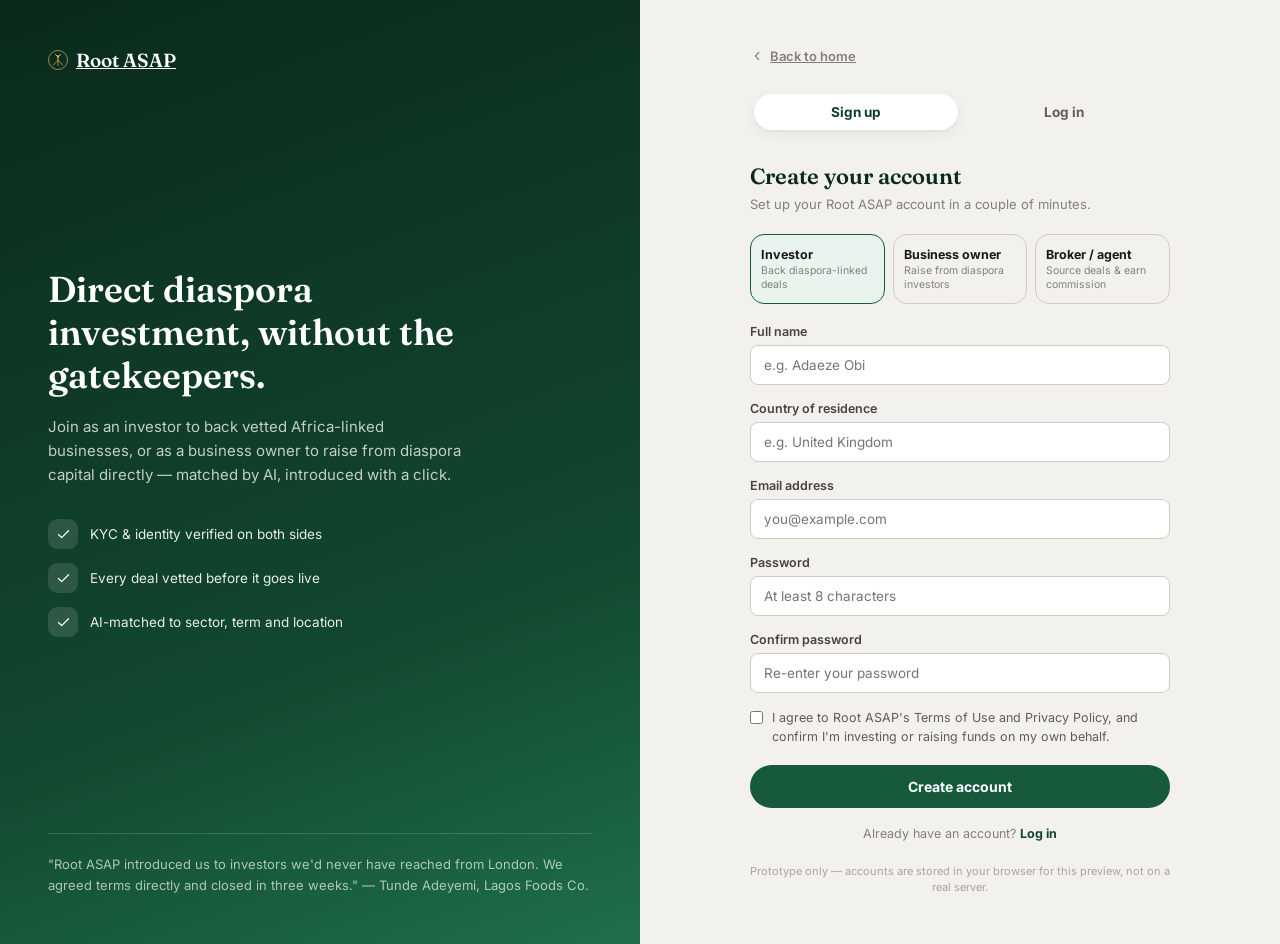
<file: auth.html>
<!DOCTYPE html>
<html lang="en">
<head>
<meta charset="UTF-8" />
<meta name="viewport" content="width=device-width, initial-scale=1.0" />
<title>Sign up or log in — Root ASAP</title>
<link rel="preconnect" href="https://fonts.googleapis.com">
<link rel="preconnect" href="https://fonts.gstatic.com" crossorigin>
<link href="https://fonts.googleapis.com/css2?family=Fraunces:opsz,wght@9..144,500;9..144,600;9..144,700&family=Inter:wght@400;500;600;700&display=swap" rel="stylesheet">
<style>
  :root{
    --green-50:#EAF4EE; --green-100:#CBE6D6; --green-200:#A0D2B8; --green-300:#6FB894;
    --green-400:#429973; --green-500:#1F6F4A; --green-600:#175A3B; --green-700:#12472F;
    --green-800:#0F3D28; --green-900:#0A2A1B;
    --gold-50:#FBF3E3; --gold-100:#F3DFB0; --gold-200:#E9C67D; --gold-300:#DCAA52;
    --gold-400:#C8963A; --gold-500:#B8862B; --gold-600:#96701F; --gold-700:#6B4E12;
    --gray-0:#FFFFFF; --gray-50:#FAFAF8; --gray-100:#F2F1ED; --gray-200:#E4E2DB;
    --gray-300:#CFCDC3; --gray-400:#A9A69A; --gray-500:#83807A; --gray-600:#605D52;
    --gray-700:#45433B; --gray-800:#2E2C27; --gray-900:#1A1917;
    --danger:#B03A2E; --danger-bg:#FDECEA; --danger-text:#7A281E;
    --success:#1F6F4A; --success-bg:#EAF4EE; --success-text:#12472F;
    --font-display:'Fraunces', Georgia, serif;
    --font-body:'Inter', -apple-system, BlinkMacSystemFont, sans-serif;
    --radius-sm:8px; --radius-md:14px; --radius-lg:20px; --radius-pill:999px;
    --shadow-card:0 1px 2px rgba(15,61,40,0.05), 0 4px 14px rgba(15,61,40,0.06);
  }
  *{box-sizing:border-box; margin:0; padding:0;}
  body{font-family:var(--font-body); font-size:14px; color:var(--gray-900); background:var(--gray-100);}
  a{color:inherit;}
  .authwrap{min-height:100vh; display:grid; grid-template-columns:1fr 1fr;}

  /* LEFT BRAND PANEL */
  .brand-panel{background:linear-gradient(160deg, var(--green-900), var(--green-700) 65%, var(--green-500)); color:#fff; padding:48px; display:flex; flex-direction:column; justify-content:space-between;}
  .brand-logo{display:flex; align-items:center; gap:8px; font-family:var(--font-display); font-weight:600; font-size:19px;}
  .brand-logo svg{width:20px; height:20px;}
  .brand-copy h1{font-family:var(--font-display); font-size:36px; font-weight:600; line-height:1.2; max-width:460px; margin-bottom:18px;}
  .brand-copy p{color:rgba(255,255,255,0.75); font-size:15px; max-width:420px; line-height:1.6;}
  .brand-points{display:flex; flex-direction:column; gap:14px; margin-top:32px;}
  .brand-point{display:flex; align-items:center; gap:12px; font-size:13.5px; color:rgba(255,255,255,0.9);}
  .brand-point .ic{width:30px; height:30px; border-radius:9px; background:rgba(255,255,255,0.12); display:flex; align-items:center; justify-content:center; flex-shrink:0;}
  .brand-point .ic svg{width:15px; height:15px;}
  .brand-quote{border-top:1px solid rgba(255,255,255,0.15); padding-top:20px; font-size:13px; color:rgba(255,255,255,0.65); line-height:1.6;}

  /* RIGHT FORM PANEL */
  .form-panel-outer{display:flex; align-items:center; justify-content:center; padding:48px 28px;}
  .auth-card{width:100%; max-width:420px;}
  .back-link{display:inline-flex; align-items:center; gap:6px; font-size:13px; color:var(--gray-500); font-weight:600; margin-bottom:26px;}
  .back-link:hover{color:var(--green-700);}
  .back-link svg{width:14px; height:14px;}

  .auth-tabs{display:flex; gap:4px; background:var(--gray-100); border-radius:var(--radius-pill); padding:4px; margin-bottom:28px;}
  .auth-tab{flex:1; text-align:center; padding:10px; border-radius:var(--radius-pill); font-size:13.5px; font-weight:700; color:var(--gray-600); cursor:pointer;}
  .auth-tab.active{background:#fff; color:var(--green-800); box-shadow:var(--shadow-card);}

  .auth-form{display:none;}
  .auth-form.active{display:block;}
  .auth-form h2{font-family:var(--font-display); font-size:22px; font-weight:600; color:var(--green-900); margin-bottom:6px;}
  .auth-form .sub{color:var(--gray-500); font-size:13px; margin-bottom:22px;}

  .role-toggle{display:grid; grid-template-columns:1fr 1fr 1fr; gap:8px; margin-bottom:20px;}
  .role-option{border:1.6px solid var(--gray-300); border-radius:var(--radius-md); padding:12px 10px; cursor:pointer; text-align:left;}
  .role-option.selected{border-color:var(--green-600); background:var(--green-50);}
  .role-option .rt{font-weight:700; font-size:12.5px; color:var(--gray-900); margin-bottom:2px;}
  .role-option .rs{font-size:10.5px; color:var(--gray-500); line-height:1.3;}

  .field{margin-bottom:16px;}
  .field.hidden{display:none;}
  .field label{display:block; font-size:12.5px; font-weight:600; color:var(--gray-700); margin-bottom:6px;}
  .field input{width:100%; border:1.4px solid var(--gray-300); border-radius:var(--radius-sm); padding:11px 13px; font-family:var(--font-body); font-size:13.5px; background:#fff;}
  .field input:focus{outline:none; border-color:var(--green-500);}
  .field input.invalid{border-color:var(--danger);}
  .field-error{font-size:11.5px; color:var(--danger); margin-top:5px; display:none;}
  .field-error.show{display:block;}

  .check-row{display:flex; align-items:flex-start; gap:9px; margin-bottom:18px;}
  .check-row input{width:auto; margin-top:2px;}
  .check-row label{font-size:12.5px; color:var(--gray-600); line-height:1.5;}

  .form-alert{display:none; align-items:flex-start; gap:9px; background:var(--danger-bg); color:var(--danger-text); border-radius:var(--radius-md); padding:12px 14px; font-size:12.5px; margin-bottom:16px; line-height:1.5;}
  .form-alert.show{display:flex;}
  .form-alert.success{background:var(--success-bg); color:var(--success-text);}
  .form-alert svg{width:15px; height:15px; flex-shrink:0; margin-top:1px;}

  .btn-auth{width:100%; background:var(--green-600); color:#fff; border:none; border-radius:var(--radius-pill); padding:13px; font-family:var(--font-body); font-weight:700; font-size:14px; cursor:pointer; display:flex; align-items:center; justify-content:center; gap:8px;}
  .btn-auth:hover{background:var(--green-500);}
  .btn-auth[disabled]{opacity:0.6; cursor:not-allowed;}
  .spin{width:14px; height:14px; border:2px solid rgba(255,255,255,0.4); border-top-color:#fff; border-radius:50%; animation:spin 0.8s linear infinite; display:none;}
  .spin.show{display:inline-block;}
  @keyframes spin{to{transform:rotate(360deg);}}

  .switch-line{text-align:center; font-size:12.5px; color:var(--gray-500); margin-top:18px;}
  .switch-line a{color:var(--green-700); font-weight:700; cursor:pointer;}
  .forgot-link{display:block; text-align:right; font-size:12px; color:var(--green-700); font-weight:600; margin:-8px 0 18px; cursor:pointer;}
  .proto-note{font-size:11px; color:var(--gray-400); text-align:center; margin-top:22px; line-height:1.5;}

  @media (max-width:880px){
    .authwrap{grid-template-columns:1fr;}
    .brand-panel{display:none;}
  }
  @media (max-width:420px){
    .role-toggle{grid-template-columns:1fr;}
  }
</style>
</head>
<body>

<div class="authwrap">

  <div class="brand-panel">
    <a class="brand-logo" href="index.html">
      <svg viewBox="0 0 40 40" fill="none" xmlns="http://www.w3.org/2000/svg">
        <circle cx="20" cy="20" r="19" stroke="#E9C67D" stroke-width="1.2"/>
        <path d="M20 11 L20 22" stroke="#E9C67D" stroke-width="2" stroke-linecap="round"/>
        <path d="M20 14 L15 9" stroke="#E9C67D" stroke-width="2" stroke-linecap="round"/>
        <path d="M20 14 L25 9" stroke="#E9C67D" stroke-width="2" stroke-linecap="round"/>
        <path d="M20 22 C 20 22, 13 24, 11 30" stroke="#B8862B" stroke-width="2" stroke-linecap="round" fill="none"/>
        <path d="M20 22 C 20 22, 20 26, 20 31" stroke="#B8862B" stroke-width="2" stroke-linecap="round" fill="none"/>
        <path d="M20 22 C 20 22, 27 24, 29 30" stroke="#B8862B" stroke-width="2" stroke-linecap="round" fill="none"/>
      </svg>
      Root ASAP
    </a>
    <div class="brand-copy">
      <h1>Direct diaspora investment, without the gatekeepers.</h1>
      <p>Join as an investor to back vetted Africa-linked businesses, or as a business owner to raise from diaspora capital directly — matched by AI, introduced with a click.</p>
      <div class="brand-points">
        <div class="brand-point"><span class="ic"><svg viewBox="0 0 24 24" fill="none" stroke="#fff" stroke-width="2"><path d="M20 6L9 17l-5-5" stroke-linecap="round" stroke-linejoin="round"/></svg></span>KYC &amp; identity verified on both sides</div>
        <div class="brand-point"><span class="ic"><svg viewBox="0 0 24 24" fill="none" stroke="#fff" stroke-width="2"><path d="M20 6L9 17l-5-5" stroke-linecap="round" stroke-linejoin="round"/></svg></span>Every deal vetted before it goes live</div>
        <div class="brand-point"><span class="ic"><svg viewBox="0 0 24 24" fill="none" stroke="#fff" stroke-width="2"><path d="M20 6L9 17l-5-5" stroke-linecap="round" stroke-linejoin="round"/></svg></span>AI-matched to sector, term and location</div>
      </div>
    </div>
    <div class="brand-quote">"Root ASAP introduced us to investors we'd never have reached from London. We agreed terms directly and closed in three weeks." — Tunde Adeyemi, Lagos Foods Co.</div>
  </div>

  <div class="form-panel-outer">
    <div class="auth-card">
      <a class="back-link" href="index.html"><svg viewBox="0 0 24 24" fill="none" stroke="currentColor" stroke-width="2"><path d="M15 18l-6-6 6-6" stroke-linecap="round" stroke-linejoin="round"/></svg>Back to home</a>

      <div class="auth-tabs">
        <div class="auth-tab active" data-tab="signup">Sign up</div>
        <div class="auth-tab" data-tab="login">Log in</div>
      </div>

      <!-- SIGN UP -->
      <form class="auth-form active" id="signupForm" novalidate>
        <h2>Create your account</h2>
        <p class="sub">Set up your Root ASAP account in a couple of minutes.</p>

        <div class="form-alert" id="signupAlert"><svg viewBox="0 0 24 24" fill="none" stroke="currentColor" stroke-width="2"><circle cx="12" cy="12" r="9"/><path d="M12 8v5M12 16h.01" stroke-linecap="round"/></svg><span id="signupAlertText"></span></div>

        <div class="role-toggle">
          <div class="role-option selected" data-role="investor">
            <div class="rt">Investor</div>
            <div class="rs">Back diaspora-linked deals</div>
          </div>
          <div class="role-option" data-role="business">
            <div class="rt">Business owner</div>
            <div class="rs">Raise from diaspora investors</div>
          </div>
          <div class="role-option" data-role="broker">
            <div class="rt">Broker / agent</div>
            <div class="rs">Source deals &amp; earn commission</div>
          </div>
        </div>

        <div class="field">
          <label for="suName">Full name</label>
          <input type="text" id="suName" placeholder="e.g. Adaeze Obi" />
          <div class="field-error" id="suNameError">Enter your full name.</div>
        </div>

        <div class="field hidden" id="suBusinessNameField">
          <label for="suBusinessName">Business name</label>
          <input type="text" id="suBusinessName" placeholder="e.g. Lagos Foods Co." />
          <div class="field-error" id="suBusinessNameError">Enter your business name.</div>
        </div>

        <div class="field hidden" id="suAgencyNameField">
          <label for="suAgencyName">Agency / company name (optional)</label>
          <input type="text" id="suAgencyName" placeholder="e.g. Adeyemi Business Brokers" />
        </div>

        <div class="field">
          <label for="suLocation" id="suLocationLabel">Country of residence</label>
          <input type="text" id="suLocation" placeholder="e.g. United Kingdom" />
          <div class="field-error" id="suLocationError">Enter a location.</div>
        </div>

        <div class="field">
          <label for="suEmail">Email address</label>
          <input type="email" id="suEmail" placeholder="you@example.com" />
          <div class="field-error" id="suEmailError">Enter a valid email address.</div>
        </div>

        <div class="field">
          <label for="suPassword">Password</label>
          <input type="password" id="suPassword" placeholder="At least 8 characters" />
          <div class="field-error" id="suPasswordError">Password must be at least 8 characters.</div>
        </div>

        <div class="field">
          <label for="suConfirm">Confirm password</label>
          <input type="password" id="suConfirm" placeholder="Re-enter your password" />
          <div class="field-error" id="suConfirmError">Passwords don't match.</div>
        </div>

        <div class="check-row">
          <input type="checkbox" id="suTerms" />
          <label for="suTerms">I agree to Root ASAP's Terms of Use and Privacy Policy, and confirm I'm investing or raising funds on my own behalf.</label>
        </div>
        <div class="field-error" id="suTermsError" style="margin:-10px 0 14px;">You need to accept the terms to continue.</div>

        <button type="submit" class="btn-auth" id="signupSubmit"><span class="spin" id="signupSpin"></span><span id="signupSubmitText">Create account</span></button>

        <div class="switch-line">Already have an account? <a data-tab="login">Log in</a></div>
      </form>

      <!-- LOG IN -->
      <form class="auth-form" id="loginForm" novalidate>
        <h2>Welcome back</h2>
        <p class="sub">Log in to your Root ASAP account.</p>

        <div class="form-alert" id="loginAlert"><svg viewBox="0 0 24 24" fill="none" stroke="currentColor" stroke-width="2"><circle cx="12" cy="12" r="9"/><path d="M12 8v5M12 16h.01" stroke-linecap="round"/></svg><span id="loginAlertText"></span></div>

        <div class="field">
          <label for="liEmail">Email address</label>
          <input type="email" id="liEmail" placeholder="you@example.com" />
          <div class="field-error" id="liEmailError">Enter a valid email address.</div>
        </div>

        <div class="field">
          <label for="liPassword">Password</label>
          <input type="password" id="liPassword" placeholder="Your password" />
          <div class="field-error" id="liPasswordError">Enter your password.</div>
        </div>

        <a class="forgot-link" id="forgotLink">Forgot password?</a>

        <button type="submit" class="btn-auth" id="loginSubmit"><span class="spin" id="loginSpin"></span><span id="loginSubmitText">Log in</span></button>

        <div class="switch-line">New to Root ASAP? <a data-tab="signup">Create an account</a></div>
      </form>

      <div class="proto-note">Prototype only — accounts are stored in your browser for this preview, not on a real server.</div>
    </div>
  </div>

</div>

<script>
(function(){
  var tabs = document.querySelectorAll('.auth-tab, .switch-line a');
  var forms = { signup: document.getElementById('signupForm'), login: document.getElementById('loginForm') };
  function showTab(name){
    document.querySelectorAll('.auth-tab').forEach(function(t){ t.classList.toggle('active', t.getAttribute('data-tab') === name); });
    forms.signup.classList.toggle('active', name === 'signup');
    forms.login.classList.toggle('active', name === 'login');
  }
  tabs.forEach(function(t){
    t.addEventListener('click', function(){ showTab(t.getAttribute('data-tab')); });
  });

  // role toggle
  var roleOptions = document.querySelectorAll('.role-option');
  var currentRole = 'investor';
  var bizField = document.getElementById('suBusinessNameField');
  var agencyField = document.getElementById('suAgencyNameField');
  var locationLabel = document.getElementById('suLocationLabel');
  roleOptions.forEach(function(opt){
    opt.addEventListener('click', function(){
      roleOptions.forEach(function(o){ o.classList.remove('selected'); });
      opt.classList.add('selected');
      currentRole = opt.getAttribute('data-role');
      bizField.classList.add('hidden');
      agencyField.classList.add('hidden');
      if(currentRole === 'business'){
        bizField.classList.remove('hidden');
        locationLabel.textContent = 'Business location';
      } else if(currentRole === 'broker'){
        agencyField.classList.remove('hidden');
        locationLabel.textContent = 'Region(s) you operate in';
      } else {
        locationLabel.textContent = 'Country of residence';
      }
    });
  });

  function getAccounts(){
    try { return JSON.parse(localStorage.getItem('rootasap_accounts')) || []; } catch(e){ return []; }
  }
  function saveAccounts(list){
    localStorage.setItem('rootasap_accounts', JSON.stringify(list));
  }
  function setSession(account){
    localStorage.setItem('rootasap_session', JSON.stringify(account));
  }
  function emailValid(v){
    return /^[^\s@]+@[^\s@]+\.[^\s@]+$/.test(v);
  }
  function redirectFor(role){
    if(role === 'business') return 'business-dashboard.html';
    if(role === 'broker') return 'broker-dashboard.html';
    return 'dashboard.html';
  }

  // SIGN UP submit
  var signupForm = document.getElementById('signupForm');
  var signupAlert = document.getElementById('signupAlert');
  var signupAlertText = document.getElementById('signupAlertText');
  signupForm.addEventListener('submit', function(e){
    e.preventDefault();
    signupAlert.classList.remove('show');
    var valid = true;
    function setError(inputId, errorId, isBad){
      var input = document.getElementById(inputId);
      var err = document.getElementById(errorId);
      input.classList.toggle('invalid', isBad);
      err.classList.toggle('show', isBad);
      if(isBad) valid = false;
    }

    var name = document.getElementById('suName').value.trim();
    var bizName = document.getElementById('suBusinessName').value.trim();
    var agencyName = document.getElementById('suAgencyName').value.trim();
    var location = document.getElementById('suLocation').value.trim();
    var email = document.getElementById('suEmail').value.trim();
    var password = document.getElementById('suPassword').value;
    var confirm = document.getElementById('suConfirm').value;
    var termsChecked = document.getElementById('suTerms').checked;

    setError('suName','suNameError', name.length < 2);
    if(currentRole === 'business'){
      setError('suBusinessName','suBusinessNameError', bizName.length < 2);
    }
    setError('suLocation','suLocationError', location.length < 2);
    setError('suEmail','suEmailError', !emailValid(email));
    setError('suPassword','suPasswordError', password.length < 8);
    setError('suConfirm','suConfirmError', confirm !== password || password.length < 8);
    document.getElementById('suTermsError').classList.toggle('show', !termsChecked);
    if(!termsChecked) valid = false;

    if(!valid) return;

    var accounts = getAccounts();
    var exists = accounts.some(function(a){ return a.email.toLowerCase() === email.toLowerCase(); });
    if(exists){
      signupAlertText.textContent = 'An account with that email already exists. Try logging in instead.';
      signupAlert.classList.remove('success');
      signupAlert.classList.add('show');
      return;
    }

    var submitBtn = document.getElementById('signupSubmit');
    var spin = document.getElementById('signupSpin');
    var label = document.getElementById('signupSubmitText');
    submitBtn.setAttribute('disabled','disabled');
    spin.classList.add('show');
    label.textContent = 'Creating account…';

    setTimeout(function(){
      var account = { name: name, businessName: bizName, agencyName: agencyName, location: location, email: email, password: password, role: currentRole };
      accounts.push(account);
      saveAccounts(accounts);
      setSession(account);
      label.textContent = 'Account created — redirecting…';
      signupAlertText.textContent = 'Account created. Redirecting to your dashboard…';
      signupAlert.classList.add('show','success');
      setTimeout(function(){
        window.location.href = redirectFor(currentRole);
      }, 700);
    }, 700);
  });

  // LOGIN submit
  var loginForm = document.getElementById('loginForm');
  var loginAlert = document.getElementById('loginAlert');
  var loginAlertText = document.getElementById('loginAlertText');
  loginForm.addEventListener('submit', function(e){
    e.preventDefault();
    loginAlert.classList.remove('show');
    var valid = true;
    function setError(inputId, errorId, isBad){
      var input = document.getElementById(inputId);
      var err = document.getElementById(errorId);
      input.classList.toggle('invalid', isBad);
      err.classList.toggle('show', isBad);
      if(isBad) valid = false;
    }
    var email = document.getElementById('liEmail').value.trim();
    var password = document.getElementById('liPassword').value;
    setError('liEmail','liEmailError', !emailValid(email));
    setError('liPassword','liPasswordError', password.length === 0);
    if(!valid) return;

    var accounts = getAccounts();
    var account = accounts.find(function(a){ return a.email.toLowerCase() === email.toLowerCase(); });
    if(!account){
      loginAlertText.textContent = "No account found for that email. Try creating one instead.";
      loginAlert.classList.remove('success');
      loginAlert.classList.add('show');
      return;
    }
    if(account.password !== password){
      loginAlertText.textContent = 'Incorrect password. Please try again.';
      loginAlert.classList.remove('success');
      loginAlert.classList.add('show');
      return;
    }

    var submitBtn = document.getElementById('loginSubmit');
    var spin = document.getElementById('loginSpin');
    var label = document.getElementById('loginSubmitText');
    submitBtn.setAttribute('disabled','disabled');
    spin.classList.add('show');
    label.textContent = 'Logging in…';

    setTimeout(function(){
      setSession(account);
      label.textContent = 'Welcome back — redirecting…';
      loginAlertText.textContent = 'Logged in. Redirecting to your dashboard…';
      loginAlert.classList.add('show','success');
      setTimeout(function(){
        window.location.href = redirectFor(account.role);
      }, 600);
    }, 600);
  });

  document.getElementById('forgotLink').addEventListener('click', function(){
    loginAlertText.textContent = "Password reset isn't available in this preview yet — for now, sign up again with a new email.";
    loginAlert.classList.remove('success');
    loginAlert.classList.add('show');
  });
})();
</script>

</body>
</html>
</file>
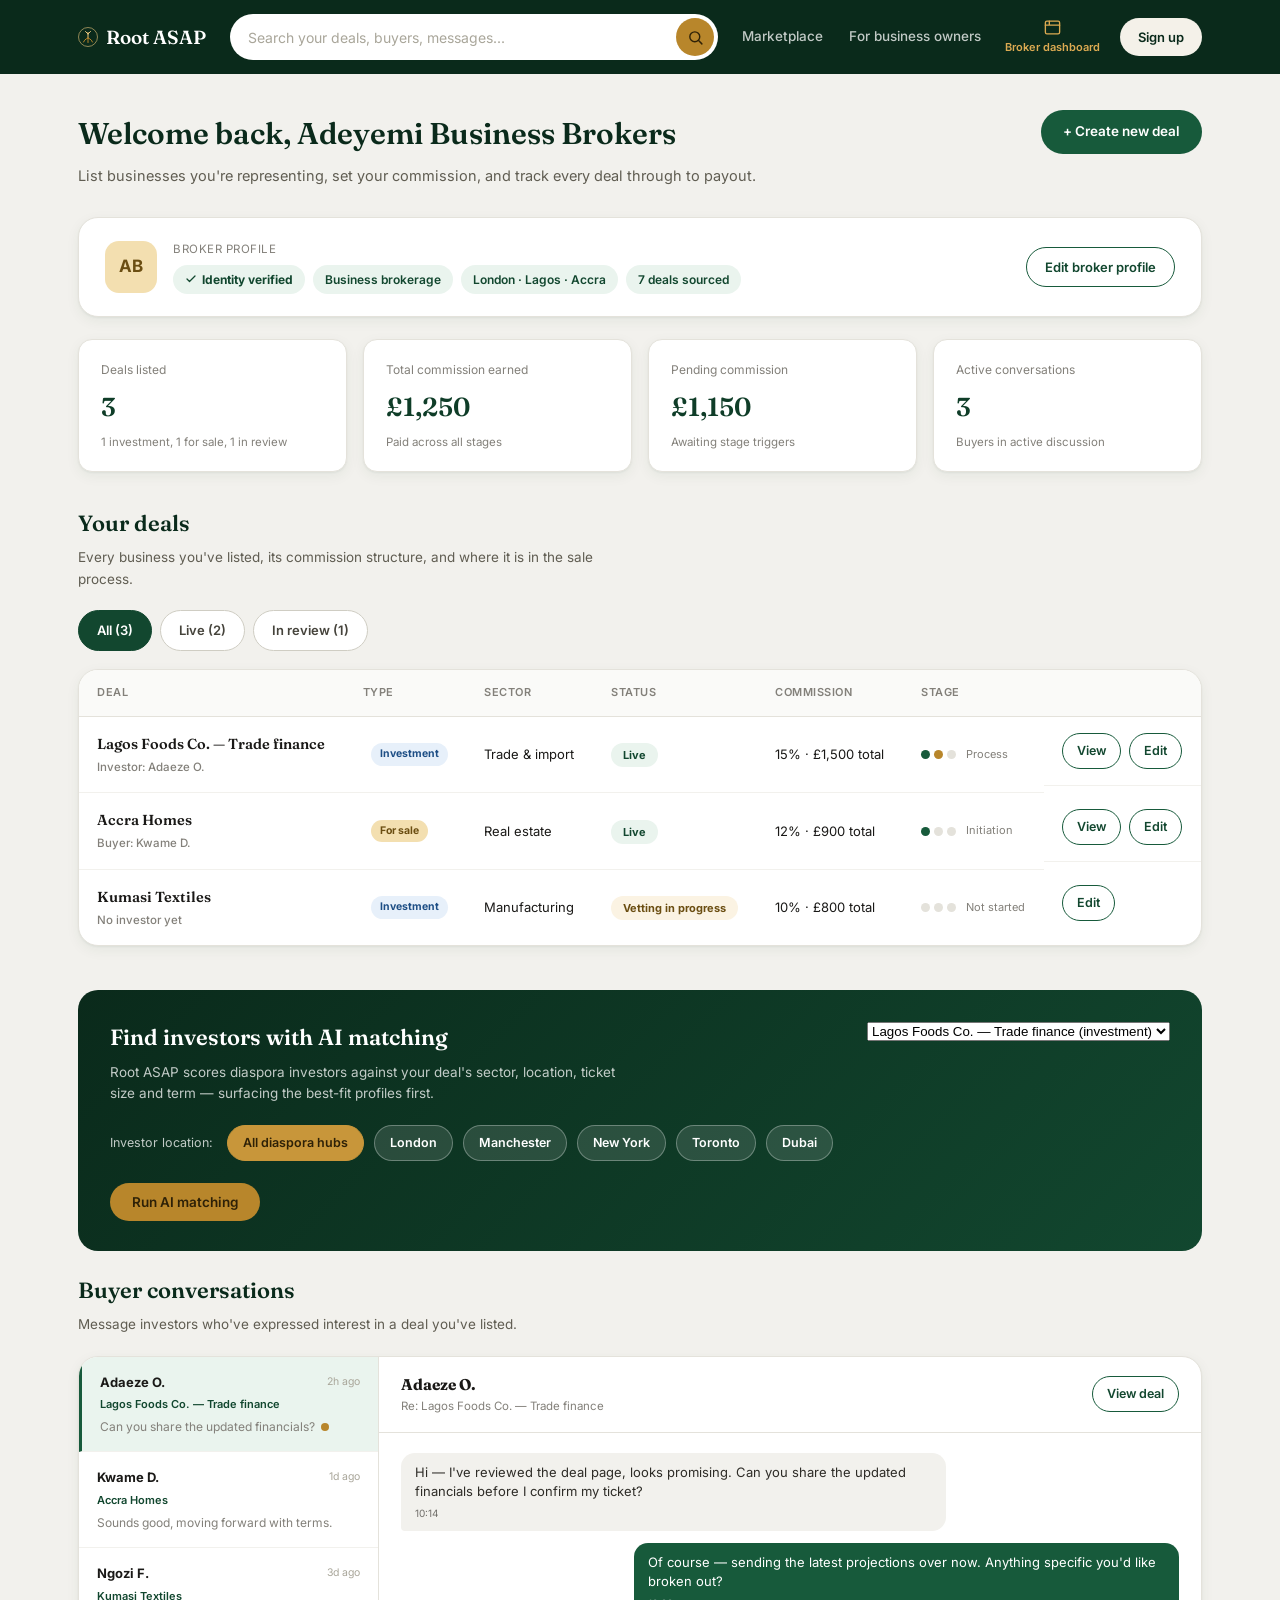
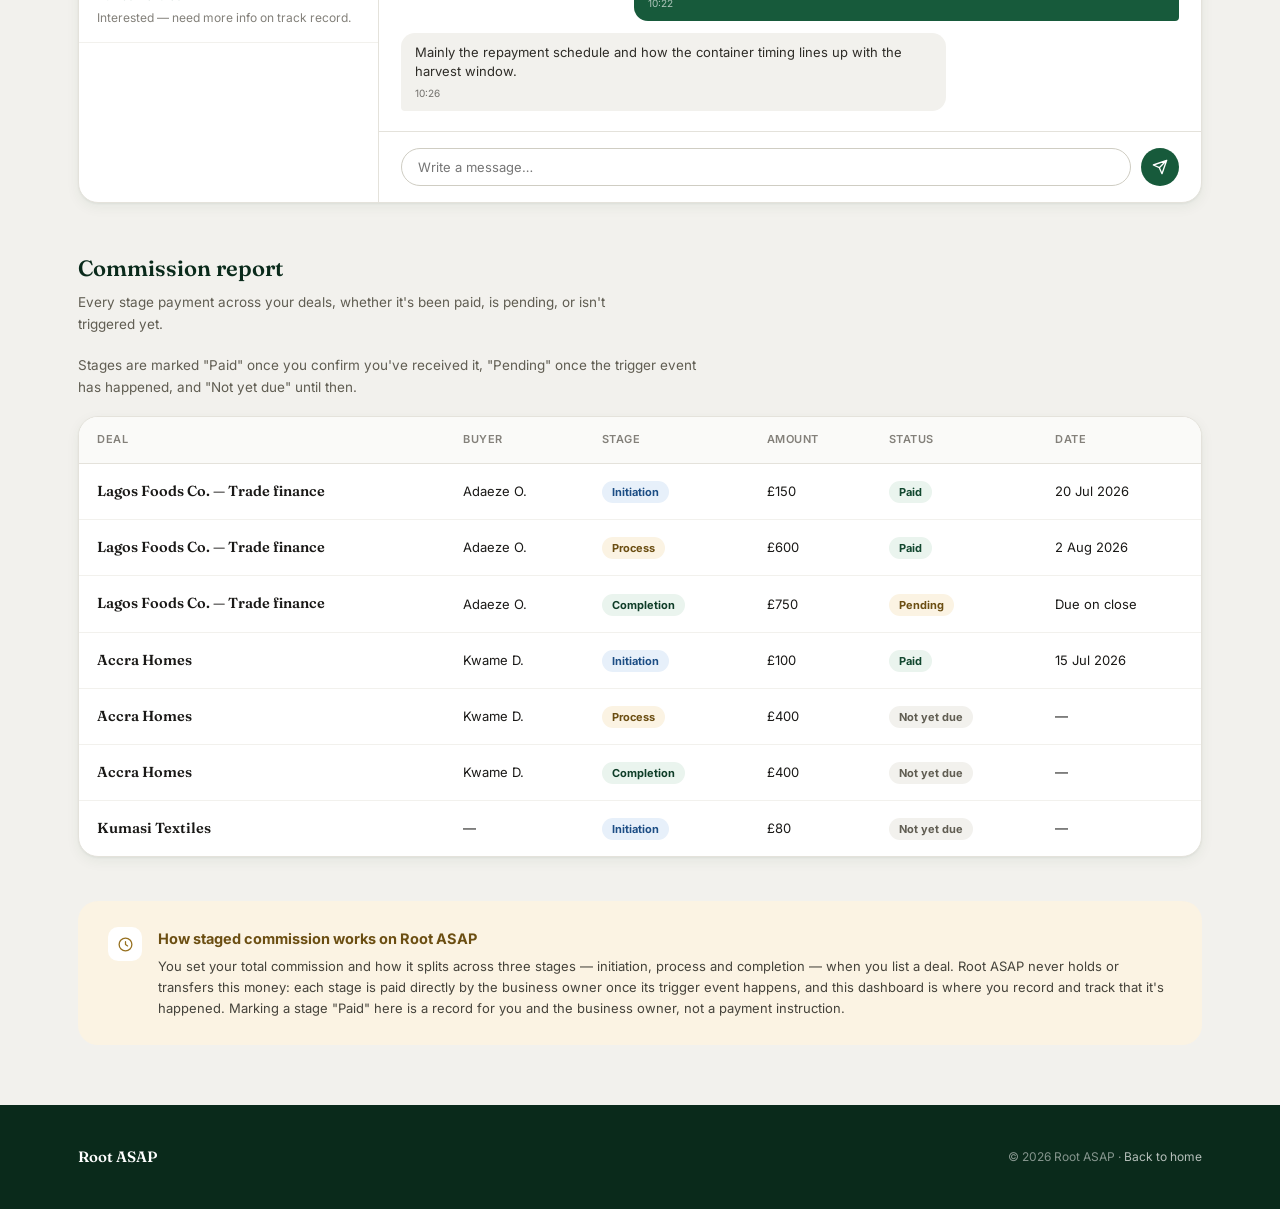
<file: broker-dashboard.html>
<!DOCTYPE html>
<html lang="en">
<head>
<meta charset="UTF-8" />
<meta name="viewport" content="width=device-width, initial-scale=1.0" />
<title>Broker dashboard — Root ASAP</title>
<link rel="preconnect" href="https://fonts.googleapis.com">
<link rel="preconnect" href="https://fonts.gstatic.com" crossorigin>
<link href="https://fonts.googleapis.com/css2?family=Fraunces:opsz,wght@9..144,500;9..144,600;9..144,700&family=Inter:wght@400;500;600;700&display=swap" rel="stylesheet">
<link rel="stylesheet" href="notifications.css">
<style>
  :root{
    --green-50:#EAF4EE; --green-100:#CBE6D6; --green-200:#A0D2B8; --green-300:#6FB894;
    --green-400:#429973; --green-500:#1F6F4A; --green-600:#175A3B; --green-700:#12472F;
    --green-800:#0F3D28; --green-900:#0A2A1B;
    --gold-50:#FBF3E3; --gold-100:#F3DFB0; --gold-200:#E9C67D; --gold-300:#DCAA52;
    --gold-400:#C8963A; --gold-500:#B8862B; --gold-600:#96701F; --gold-700:#6B4E12;
    --gray-0:#FFFFFF; --gray-50:#FAFAF8; --gray-100:#F2F1ED; --gray-200:#E4E2DB;
    --gray-300:#CFCDC3; --gray-400:#A9A69A; --gray-500:#83807A; --gray-600:#605D52;
    --gray-700:#45433B; --gray-800:#2E2C27; --gray-900:#1A1917;
    --success:#1F6F4A; --success-bg:#EAF4EE; --success-text:#12472F;
    --warning:#B8862B; --warning-bg:#FBF3E3; --warning-text:#6B4E12;
    --danger:#B03A2E; --danger-bg:#FDECEA; --danger-text:#7A281E;
    --info:#2B6CB8; --info-bg:#E7F0FA; --info-text:#1D4E85;
    --font-display:'Fraunces', Georgia, serif;
    --font-body:'Inter', -apple-system, BlinkMacSystemFont, sans-serif;
    --radius-sm:8px; --radius-md:14px; --radius-lg:20px; --radius-pill:999px;
    --shadow-card:0 1px 2px rgba(15,61,40,0.05), 0 4px 14px rgba(15,61,40,0.06);
  }
  *{box-sizing:border-box; margin:0; padding:0;}
  body{background:var(--gray-100); color:var(--gray-900); font-family:var(--font-body); font-size:14px; line-height:1.6;}
  a{color:inherit; text-decoration:none;}
  .container{max-width:1180px; margin:0 auto; padding:0 28px;}
  .btn{font-family:var(--font-body); font-weight:600; border-radius:var(--radius-pill); border:none; cursor:pointer; display:inline-flex; align-items:center; gap:8px;}
  .btn-primary{background:var(--green-600); color:#fff; padding:11px 22px; font-size:13.5px;}
  .btn-primary:hover{background:var(--green-500);}
  .btn-outline{background:#fff; color:var(--green-700); border:1.5px solid var(--green-600); padding:9px 18px; font-size:13px;}
  .btn-outline:hover{background:var(--green-50);}
  .btn-gold{background:var(--gold-500); color:#2E2107; padding:11px 22px; font-size:13.5px;}
  .btn-gold:hover{background:var(--gold-400);}
  .btn-sm{padding:7px 14px; font-size:12.5px;}
  .btn[disabled]{opacity:0.55; cursor:not-allowed;}

  /* NAV */
  nav.mainnav{background:var(--green-900); padding:14px 0;}
  nav.mainnav .container{display:flex; align-items:center; gap:24px;}
  .logo{font-family:var(--font-display); font-weight:600; font-size:19px; color:#fff; display:flex; align-items:center; gap:8px; flex-shrink:0;}
  .logo svg{width:20px; height:20px;}
  .search-bar{flex:1; min-width:0; display:flex; align-items:center; background:#fff; border-radius:var(--radius-pill); padding:4px 4px 4px 18px; max-width:640px;}
  .search-bar input{border:none; outline:none; flex:1; min-width:0; font-family:var(--font-body); font-size:14px; padding:9px 0; color:var(--gray-800);}
  .search-bar input::placeholder{color:var(--gray-400);}
  .search-bar button{background:var(--gold-500); border:none; border-radius:var(--radius-pill); width:38px; height:38px; display:flex; align-items:center; justify-content:center; cursor:pointer; color:#2E2107;}
  .search-bar button svg{width:17px; height:17px;}
  .nav-links{display:flex; gap:26px; font-size:13.5px; font-weight:500; color:rgba(255,255,255,0.75); flex-shrink:0;}
  .nav-links a:hover, .nav-links a.active{color:#fff;}
  .nav-icons{display:flex; align-items:center; gap:20px; flex-shrink:0;}
  .nav-icon{display:flex; flex-direction:column; align-items:center; gap:2px; color:rgba(255,255,255,0.85); font-size:11px; font-weight:600;}
  .nav-icon.active{color:var(--gold-300);}
  .nav-icon svg{width:19px; height:19px;}
  .signup-btn{background:#F4F1E9; color:var(--green-900); font-weight:600; font-size:13px; padding:9px 18px; border-radius:var(--radius-pill); white-space:nowrap;}
  .user-chip-wrap{display:none; align-items:center; gap:12px;}
  .user-chip{display:flex; align-items:center; gap:8px; color:#fff; font-size:13px; font-weight:600;}
  .user-avatar{width:28px; height:28px; border-radius:50%; background:var(--gold-400); color:#2E2107; display:flex; align-items:center; justify-content:center; font-size:11px; font-weight:700; flex-shrink:0;}
  .logout-link{font-size:12px; color:rgba(255,255,255,0.6); font-weight:600;}
  .logout-link:hover{color:#fff;}

  /* PAGE HEAD */
  .page-head{padding:36px 0 8px; display:flex; align-items:flex-start; justify-content:space-between; gap:20px; flex-wrap:wrap;}
  .page-head h1{font-family:var(--font-display); font-size:30px; font-weight:600; color:var(--green-900);}
  .page-head p{color:var(--gray-600); font-size:14.5px; margin-top:6px;}

  /* PROFILE CARD */
  .profile-card{background:#fff; border:1px solid var(--gray-200); border-radius:var(--radius-lg); padding:22px 26px; margin:22px 0; display:flex; align-items:center; justify-content:space-between; gap:20px; box-shadow:var(--shadow-card); flex-wrap:wrap;}
  .profile-left{display:flex; align-items:center; gap:16px;}
  .avatar-lg{width:52px; height:52px; border-radius:14px; background:var(--gold-100); color:var(--gold-700); display:flex; align-items:center; justify-content:center; font-weight:700; font-size:17px; flex-shrink:0;}
  .profile-label{font-size:11.5px; color:var(--gray-500); text-transform:uppercase; letter-spacing:0.5px; margin-bottom:6px;}
  .chip-row{display:flex; gap:8px; flex-wrap:wrap;}
  .chip{font-size:12px; font-weight:600; padding:5px 12px; border-radius:999px; background:var(--green-50); color:var(--green-700);}
  .verified-chip{display:inline-flex; align-items:center; gap:5px; font-size:12px; font-weight:700; padding:5px 12px; border-radius:999px; background:var(--success-bg); color:var(--success-text);}
  .verified-chip svg{width:12px; height:12px;}

  /* METRIC CARDS */
  .metric-grid{display:grid; grid-template-columns:repeat(4,1fr); gap:16px; margin-bottom:34px;}
  .metric-card{background:#fff; border:1px solid var(--gray-200); border-radius:var(--radius-md); padding:20px 22px; box-shadow:var(--shadow-card);}
  .metric-card .label{font-size:12px; color:var(--gray-500); margin-bottom:8px;}
  .metric-card .value{font-family:var(--font-display); font-size:26px; font-weight:600; color:var(--green-800);}
  .metric-card .sub{font-size:11.5px; color:var(--gray-500); margin-top:4px;}

  /* SECTION HEAD */
  .section-row{display:flex; align-items:flex-end; justify-content:space-between; gap:16px; margin-bottom:20px; flex-wrap:wrap;}
  .section-head h2{font-family:var(--font-display); font-size:22px; font-weight:600; color:var(--green-900);}
  .section-head p{color:var(--gray-600); font-size:13.5px; margin-top:6px; max-width:560px;}

  /* FILTER TABS */
  .filter-tabs{display:flex; gap:8px; margin-bottom:18px; flex-wrap:wrap;}
  .tab{font-size:13px; font-weight:600; padding:9px 18px; border-radius:999px; border:1.4px solid var(--gray-300); background:#fff; color:var(--gray-700); cursor:pointer;}
  .tab.active{background:var(--green-700); border-color:var(--green-700); color:#fff;}

  /* DEALS TABLE */
  .deal-table-wrap{background:#fff; border:1px solid var(--gray-200); border-radius:var(--radius-lg); overflow:hidden; box-shadow:var(--shadow-card); margin-bottom:44px;}
  table.dash{width:100%; border-collapse:collapse; font-size:13px;}
  table.dash th{text-align:left; color:var(--gray-500); font-weight:600; padding:14px 18px; border-bottom:1.5px solid var(--gray-200); font-size:11px; text-transform:uppercase; letter-spacing:0.5px; background:var(--gray-50);}
  table.dash td{padding:16px 18px; border-bottom:1px solid var(--gray-100); vertical-align:middle;}
  table.dash tr:last-child td{border-bottom:none;}
  table.dash tr.dash-row:hover{background:var(--gray-50);}
  .dash-deal-name{font-weight:600; color:var(--gray-900); font-family:var(--font-display); font-size:14.5px;}
  .dash-deal-name .sub{font-family:var(--font-body); font-weight:500; font-size:11.5px; color:var(--gray-500); margin-top:2px;}
  .dash-actions{display:flex; gap:8px;}
  .status-badge{font-size:11px; font-weight:700; padding:5px 12px; border-radius:999px; white-space:nowrap;}
  .status-live{background:var(--success-bg); color:var(--success-text);}
  .status-draft{background:var(--gray-100); color:var(--gray-600);}
  .status-review{background:var(--warning-bg); color:var(--warning-text);}
  .stage-track{display:flex; align-items:center; gap:4px;}
  .stage-dot{width:9px; height:9px; border-radius:50%; background:var(--gray-200);}
  .stage-dot.done{background:var(--green-600);}
  .stage-dot.current{background:var(--gold-500);}
  .stage-track-label{font-size:11px; color:var(--gray-500); margin-left:6px;}

  /* FORM PANEL */
  .form-panel{background:#fff; border:1px solid var(--gray-200); border-radius:var(--radius-lg); box-shadow:var(--shadow-card); padding:30px 32px; margin-bottom:48px; display:none;}
  .form-panel.open{display:block;}
  .form-panel h3{font-family:var(--font-display); font-size:19px; margin-bottom:4px; color:var(--green-900);}
  .form-panel .form-sub{color:var(--gray-500); font-size:13px; margin-bottom:22px;}
  .form-grid{display:grid; grid-template-columns:1fr 1fr; gap:18px;}
  .form-grid .full{grid-column:1/-1;}
  .field{margin-bottom:0;}
  .field label{display:block; font-size:12.5px; font-weight:600; color:var(--gray-700); margin-bottom:7px;}
  .field input, .field select, .field textarea{width:100%; border:1.4px solid var(--gray-300); border-radius:var(--radius-sm); padding:10px 12px; font-family:var(--font-body); font-size:13.5px; color:var(--gray-900); background:#fff;}
  .field input:focus, .field select:focus, .field textarea:focus{outline:none; border-color:var(--green-500);}
  .field textarea{resize:vertical; min-height:90px;}
  .field .hint{font-size:11.5px; color:var(--gray-500); margin-top:5px;}
  .upload-box{border:1.6px dashed var(--gray-300); border-radius:var(--radius-md); padding:24px; text-align:center; color:var(--gray-500); font-size:13px; background:var(--gray-50);}
  .upload-box svg{width:22px; height:22px; margin-bottom:8px; color:var(--gray-400);}
  .form-actions{display:flex; justify-content:flex-end; gap:10px; margin-top:26px; padding-top:22px; border-top:1px solid var(--gray-100);}

  .form-tabs{display:flex; gap:2px; border-bottom:1.5px solid var(--gray-200); margin-bottom:26px; overflow-x:auto;}
  .form-tab{font-size:12.5px; font-weight:600; color:var(--gray-500); padding:10px 15px; cursor:pointer; border-bottom:2.5px solid transparent; margin-bottom:-1.5px; white-space:nowrap;}
  .form-tab:hover{color:var(--green-700);}
  .form-tab.active{color:var(--green-700); border-bottom-color:var(--green-600);}
  .form-section{display:none;}
  .form-section.active{display:block;}
  .section-sub{font-size:12px; color:var(--gray-500); margin-bottom:18px;}

  /* DEAL TYPE TOGGLE (in form) */
  .form-type-toggle{display:grid; grid-template-columns:1fr 1fr; gap:12px; margin-bottom:24px;}
  .ftt-option{border:1.6px solid var(--gray-300); border-radius:var(--radius-md); padding:16px 18px; cursor:pointer; display:flex; gap:12px; align-items:flex-start;}
  .ftt-option.selected{border-color:var(--green-600); background:var(--green-50);}
  .ftt-option .ftt-icon{width:32px; height:32px; border-radius:9px; background:var(--gray-100); color:var(--gray-600); display:flex; align-items:center; justify-content:center; flex-shrink:0;}
  .ftt-option .ftt-icon svg{width:16px; height:16px;}
  .ftt-option.selected .ftt-icon{background:var(--green-600); color:#fff;}
  .ftt-option .ftt-title{font-weight:700; font-size:13.5px; color:var(--gray-900); margin-bottom:2px;}
  .ftt-option .ftt-sub{font-size:11.5px; color:var(--gray-500); line-height:1.4;}
  .type-badge-form{display:inline-block; font-size:10.5px; font-weight:700; padding:3px 9px; border-radius:999px; margin-left:8px; vertical-align:middle;}
  .type-badge-investment{background:var(--info-bg); color:var(--info-text);}
  .type-badge-sale{background:var(--gold-100); color:var(--gold-700);}

  .doc-row{display:flex; align-items:center; justify-content:space-between; border:1px solid var(--gray-200); border-radius:var(--radius-md); padding:13px 16px; margin-bottom:10px; gap:14px; flex-wrap:wrap;}
  .doc-row-left{display:flex; align-items:center; gap:12px;}
  .doc-icon{width:36px; height:36px; border-radius:9px; background:var(--green-50); color:var(--green-700); display:flex; align-items:center; justify-content:center; flex-shrink:0;}
  .doc-icon svg{width:17px; height:17px;}
  .doc-name{font-weight:600; font-size:13px; color:var(--gray-900);}
  .doc-hint{font-size:11.5px; color:var(--gray-500);}
  .file-input-btn{position:relative; overflow:hidden; display:inline-flex;}
  .file-input-btn input[type=file]{position:absolute; inset:0; opacity:0; cursor:pointer; width:100%;}

  /* COMMISSION TAB */
  .commission-total-row{display:grid; grid-template-columns:1fr 1fr; gap:18px; margin-bottom:24px;}
  .commission-stage-card{border:1.4px solid var(--gray-200); border-radius:var(--radius-md); padding:18px; margin-bottom:14px; background:var(--gray-50);}
  .commission-stage-card .cs-top{display:flex; align-items:center; justify-content:space-between; gap:14px; margin-bottom:8px;}
  .commission-stage-card .cs-name{font-weight:700; font-size:13.5px; color:var(--gray-900); display:flex; align-items:center; gap:8px;}
  .cs-num{width:22px; height:22px; border-radius:50%; background:var(--green-600); color:#fff; font-size:11px; font-weight:700; display:flex; align-items:center; justify-content:center; flex-shrink:0;}
  .commission-stage-card .cs-desc{font-size:12px; color:var(--gray-500); margin-bottom:10px;}
  .cs-pct-input{display:flex; align-items:center; gap:8px;}
  .cs-pct-input input{width:80px; text-align:right;}
  .cs-pct-input span{font-size:13px; font-weight:700; color:var(--gray-600);}
  .commission-total-check{display:flex; align-items:center; justify-content:space-between; padding:14px 18px; border-radius:var(--radius-md); background:var(--green-50); color:var(--green-800); font-weight:700; font-size:13.5px;}
  .commission-total-check.invalid{background:var(--danger-bg); color:var(--danger-text);}

  /* AI MATCHING */
  .match-panel{background:linear-gradient(135deg, var(--green-900), var(--green-700)); border-radius:var(--radius-lg); padding:30px 32px; margin-bottom:22px; color:#fff;}
  .match-panel-top{display:flex; justify-content:space-between; align-items:flex-start; gap:24px; flex-wrap:wrap;}
  .match-panel h2{font-family:var(--font-display); font-size:22px; font-weight:600;}
  .match-panel p{color:rgba(255,255,255,0.75); font-size:13.5px; margin-top:6px; max-width:520px;}
  .match-controls{display:flex; gap:10px; flex-wrap:wrap; margin-top:20px; align-items:center;}
  .match-controls select{border-radius:var(--radius-pill); border:none; padding:10px 16px; font-size:13px; font-family:var(--font-body); font-weight:600; color:var(--green-800);}
  .hub-chip{font-size:12.5px; font-weight:600; padding:7px 15px; border-radius:999px; background:rgba(255,255,255,0.12); border:1.4px solid rgba(255,255,255,0.3); color:#fff; cursor:pointer;}
  .hub-chip.active{background:var(--gold-400); border-color:var(--gold-400); color:#2E2107;}
  .match-run-row{display:flex; align-items:center; gap:14px; margin-top:22px; flex-wrap:wrap;}
  .match-spinner{display:none; align-items:center; gap:8px; font-size:12.5px; color:rgba(255,255,255,0.8);}
  .match-spinner.show{display:flex;}
  .spin{width:14px; height:14px; border:2px solid rgba(255,255,255,0.35); border-top-color:#fff; border-radius:50%; animation:spin 0.8s linear infinite;}
  @keyframes spin{to{transform:rotate(360deg);}}

  .investor-results{display:none; margin-bottom:48px;}
  .investor-results.show{display:block;}
  .results-meta{font-size:12.5px; color:var(--gray-500); margin-bottom:16px;}
  .investor-grid{display:grid; grid-template-columns:repeat(3,1fr); gap:16px;}
  .investor-card{background:#fff; border:1px solid var(--gray-200); border-radius:var(--radius-lg); padding:20px 20px 18px; box-shadow:var(--shadow-card);}
  .investor-card-top{display:flex; justify-content:space-between; align-items:flex-start; margin-bottom:14px;}
  .investor-avatar{width:42px; height:42px; border-radius:50%; background:var(--gold-100); color:var(--gold-700); display:flex; align-items:center; justify-content:center; font-weight:700; font-size:14px;}
  .match-score{display:inline-flex; align-items:center; gap:5px; font-weight:700; font-size:13px; color:var(--green-700); background:var(--green-50); padding:5px 11px; border-radius:999px;}
  .match-score svg{width:12px; height:12px;}
  .investor-card h4{font-family:var(--font-display); font-size:15.5px; margin-bottom:4px;}
  .investor-loc{display:flex; align-items:center; gap:5px; font-size:12px; color:var(--gray-500); margin-bottom:12px;}
  .investor-loc svg{width:12px; height:12px;}
  .investor-meta-row{display:flex; justify-content:space-between; font-size:12px; color:var(--gray-600); padding:8px 0; border-top:1px solid var(--gray-100);}
  .investor-meta-row span:first-child{color:var(--gray-500);}
  .investor-tags{display:flex; gap:6px; flex-wrap:wrap; margin:12px 0 14px;}
  .investor-tags .badge{font-size:10.5px; font-weight:700; padding:3px 9px; border-radius:999px; background:var(--gray-100); color:var(--gray-700);}
  .intro-btn{width:100%; justify-content:center; margin-top:4px;}
  .intro-btn.sent{background:var(--success-bg); color:var(--success-text); cursor:default;}

  /* MESSAGES */
  .msg-layout{display:grid; grid-template-columns:300px 1fr; background:#fff; border:1px solid var(--gray-200); border-radius:var(--radius-lg); box-shadow:var(--shadow-card); overflow:hidden; margin-bottom:48px; min-height:440px;}
  .msg-list{border-right:1px solid var(--gray-200); overflow-y:auto; max-height:520px;}
  .msg-item{display:block; padding:15px 18px; border-bottom:1px solid var(--gray-100); cursor:pointer;}
  .msg-item:hover{background:var(--gray-50);}
  .msg-item.active{background:var(--green-50); border-left:3px solid var(--green-600);}
  .msg-item-top{display:flex; justify-content:space-between; align-items:center; margin-bottom:4px;}
  .msg-item-name{font-weight:700; font-size:13px; color:var(--gray-900);}
  .msg-item-time{font-size:10.5px; color:var(--gray-400);}
  .msg-item-deal{font-size:11px; color:var(--green-700); font-weight:600; margin-bottom:3px;}
  .msg-item-snippet{font-size:12px; color:var(--gray-500); white-space:nowrap; overflow:hidden; text-overflow:ellipsis;}
  .unread-dot{width:8px; height:8px; border-radius:50%; background:var(--gold-500); display:inline-block; margin-left:6px;}
  .msg-thread-wrap{display:flex; flex-direction:column;}
  .msg-thread-head{padding:16px 22px; border-bottom:1px solid var(--gray-200); display:flex; justify-content:space-between; align-items:center;}
  .msg-thread-head h4{font-family:var(--font-display); font-size:15.5px; color:var(--gray-900);}
  .msg-thread-head .sub{font-size:11.5px; color:var(--gray-500);}
  .msg-thread{flex:1; padding:20px 22px; overflow-y:auto; max-height:380px; display:flex; flex-direction:column; gap:12px;}
  .msg-bubble{max-width:70%; padding:10px 14px; border-radius:14px; font-size:13px; line-height:1.5;}
  .msg-bubble.theirs{background:var(--gray-100); color:var(--gray-800); align-self:flex-start; border-bottom-left-radius:4px;}
  .msg-bubble.mine{background:var(--green-600); color:#fff; align-self:flex-end; border-bottom-right-radius:4px;}
  .msg-bubble .time{display:block; font-size:10px; opacity:0.65; margin-top:4px;}
  .msg-input-row{display:flex; gap:10px; padding:16px 22px; border-top:1px solid var(--gray-200);}
  .msg-input-row input{flex:1; border:1.4px solid var(--gray-300); border-radius:var(--radius-pill); padding:10px 16px; font-family:var(--font-body); font-size:13px;}
  .msg-input-row input:focus{outline:none; border-color:var(--green-500);}
  .msg-input-row button{border-radius:50%; width:38px; height:38px; background:var(--green-600); color:#fff; border:none; display:flex; align-items:center; justify-content:center; cursor:pointer; flex-shrink:0;}
  .msg-input-row button svg{width:16px; height:16px;}

  /* COMMISSION REPORT */
  .report-intro{font-size:13.5px; color:var(--gray-600); margin-bottom:18px; max-width:640px;}
  .stage-badge{font-size:11px; font-weight:700; padding:4px 10px; border-radius:999px; white-space:nowrap;}
  .stage-initiation{background:var(--info-bg); color:var(--info-text);}
  .stage-process{background:var(--gold-50); color:var(--gold-700);}
  .stage-completion{background:var(--green-50); color:var(--green-800);}
  .pay-status{font-size:11px; font-weight:700; padding:4px 10px; border-radius:999px;}
  .pay-paid{background:var(--success-bg); color:var(--success-text);}
  .pay-pending{background:var(--warning-bg); color:var(--warning-text);}
  .pay-notdue{background:var(--gray-100); color:var(--gray-600);}

  /* EXPLAINER */
  .explainer{background:var(--gold-50); border-radius:var(--radius-lg); padding:26px 30px; display:flex; gap:16px; align-items:flex-start; margin-bottom:60px;}
  .explainer .icon{width:34px; height:34px; border-radius:10px; background:#fff; color:var(--gold-600); display:flex; align-items:center; justify-content:center; flex-shrink:0;}
  .explainer .icon svg{width:17px; height:17px;}
  .explainer h4{font-size:14.5px; color:var(--gold-700); margin-bottom:6px;}
  .explainer p{font-size:13px; color:var(--gray-700); line-height:1.6;}

  footer{background:var(--green-900); padding:40px 0;}
  footer .container{display:flex; justify-content:space-between; align-items:center; color:rgba(255,255,255,0.5); font-size:12px;}
  footer .flogo{font-family:var(--font-display); color:#fff; font-weight:600; font-size:15px;}

  @media (max-width:1000px){
    .metric-grid{grid-template-columns:repeat(2,1fr);}
    .investor-grid{grid-template-columns:repeat(2,1fr);}
    .form-grid{grid-template-columns:1fr;}
    .commission-total-row{grid-template-columns:1fr;}
    .nav-links{display:none;}
    .profile-card{flex-direction:column; align-items:flex-start;}
    table.dash{display:block; overflow-x:auto; white-space:nowrap;}
    .msg-layout{grid-template-columns:1fr;}
    .msg-list{max-height:220px; border-right:none; border-bottom:1px solid var(--gray-200);}
  }
  @media (max-width:680px){
    .investor-grid{grid-template-columns:1fr;}
  }
  @media (max-width:600px){
    .metric-grid{grid-template-columns:1fr;}
    .form-type-toggle{grid-template-columns:1fr;}
    .match-panel{padding:24px 20px;}
    .container{padding:0 18px;}
  }
  @media (max-width:700px){
    nav.mainnav .container{gap:10px;}
    .nav-icons > .nav-icon{display:none;}
  }
  @media (max-width:480px){
    .signup-btn{padding:8px 14px; font-size:12px;}
    #userChipName{display:none;}
  }
</style>
</head>
<body>

<nav class="mainnav">
  <div class="container">
    <a class="logo" href="index.html">
      <svg viewBox="0 0 40 40" fill="none" xmlns="http://www.w3.org/2000/svg">
        <circle cx="20" cy="20" r="19" stroke="#E9C67D" stroke-width="1.2"/>
        <path d="M20 11 L20 22" stroke="#E9C67D" stroke-width="2" stroke-linecap="round"/>
        <path d="M20 14 L15 9" stroke="#E9C67D" stroke-width="2" stroke-linecap="round"/>
        <path d="M20 14 L25 9" stroke="#E9C67D" stroke-width="2" stroke-linecap="round"/>
        <path d="M20 22 C 20 22, 13 24, 11 30" stroke="#B8862B" stroke-width="2" stroke-linecap="round" fill="none"/>
        <path d="M20 22 C 20 22, 20 26, 20 31" stroke="#B8862B" stroke-width="2" stroke-linecap="round" fill="none"/>
        <path d="M20 22 C 20 22, 27 24, 29 30" stroke="#B8862B" stroke-width="2" stroke-linecap="round" fill="none"/>
      </svg>
      Root ASAP
    </a>
    <div class="search-bar">
      <input type="text" placeholder="Search your deals, buyers, messages..." />
      <button aria-label="Search"><svg viewBox="0 0 24 24" fill="none" stroke="currentColor" stroke-width="2"><circle cx="11" cy="11" r="7"/><path d="M21 21l-4.3-4.3" stroke-linecap="round"/></svg></button>
    </div>
    <div class="nav-links">
      <a href="index.html#browse">Marketplace</a>
      <a href="index.html#business">For business owners</a>
    </div>
    <button class="nav-hamburger" id="navHamburger" aria-label="Menu" type="button"><svg viewBox="0 0 24 24" fill="none" stroke="currentColor" stroke-width="2"><path d="M3 6h18M3 12h18M3 18h18" stroke-linecap="round"/></svg></button>
    <div class="nav-icons">
      <a class="nav-icon active" href="broker-dashboard.html"><svg viewBox="0 0 24 24" fill="none" stroke="currentColor" stroke-width="1.7"><rect x="3" y="4" width="18" height="16" rx="2"/><path d="M3 9h18M8 4v5" stroke-linecap="round"/></svg>Broker dashboard</a>
      <div class="notif-bell-wrap" id="notifBellWrap"></div>
      <a class="signup-btn" href="auth.html" id="signupBtn">Sign up</a>
      <div class="user-chip-wrap" id="userChipWrap">
        <a class="user-chip" id="userChipLink" href="broker-dashboard.html"><span class="user-avatar" id="userAvatarInitials">--</span><span id="userChipName">Name</span></a>
        <a class="logout-link" id="logoutLink" href="#">Log out</a>
      </div>
    </div>
  </div>
</nav>

<div class="container">

  <div class="page-head">
    <div>
      <h1>Welcome back, <span id="welcomeName">Adeyemi Business Brokers</span></h1>
      <p>List businesses you're representing, set your commission, and track every deal through to payout.</p>
    </div>
    <a class="btn btn-primary" href="#new-deal" id="createDealBtn">+ Create new deal</a>
  </div>

  <div class="profile-card">
    <div class="profile-left">
      <div class="avatar-lg">AB</div>
      <div>
        <div class="profile-label">Broker profile</div>
        <div class="chip-row" id="brokerChipRow">
          <span class="verified-chip"><svg viewBox="0 0 24 24" fill="none" stroke="currentColor" stroke-width="2.5"><path d="M20 6L9 17l-5-5" stroke-linecap="round" stroke-linejoin="round"/></svg>Identity verified</span>
          <span class="chip" data-chip="specialty">Business brokerage</span>
          <span class="chip" data-chip="regions">London · Lagos · Accra</span>
          <span class="chip">7 deals sourced</span>
        </div>
      </div>
    </div>
    <a class="btn btn-outline" href="#" data-modal-open="brokerProfileModal">Edit broker profile</a>
  </div>

  <div class="modal-overlay" id="brokerProfileModal" role="dialog" aria-modal="true" aria-label="Edit broker profile">
    <div class="modal-card">
      <button type="button" class="modal-close" aria-label="Close"><svg viewBox="0 0 24 24" fill="none" stroke="currentColor" stroke-width="2"><path d="M6 6l12 12M18 6L6 18" stroke-linecap="round"/></svg></button>
      <h3>Edit broker profile</h3>
      <p class="modal-intro">This is what business owners and buyers see about your brokerage. Your previous answers are shown below.</p>
      <div class="modal-form-grid">
        <div class="modal-field full">
          <label>Agency / brokerage name</label>
          <input type="text" id="brAgencyName" value="Amadi Brokerage" />
        </div>
        <div class="modal-field">
          <label>Specialty</label>
          <select id="brSpecialty">
            <option value="business">Business brokerage</option>
            <option value="ma">M&amp;A advisory</option>
            <option value="trade">Trade finance brokerage</option>
          </select>
        </div>
        <div class="modal-field">
          <label>Regions covered</label>
          <input type="text" id="brRegions" value="London · Lagos · Accra" />
        </div>
      </div>
      <div class="modal-actions">
        <span class="modal-save-msg" id="brSaveMsg"><svg viewBox="0 0 24 24" fill="none" stroke="currentColor" stroke-width="2" width="14" height="14"><path d="M20 6L9 17l-5-5" stroke-linecap="round" stroke-linejoin="round"/></svg>Saved</span>
        <button type="button" class="btn btn-outline modal-close">Cancel</button>
        <button type="button" class="btn btn-primary" id="brSaveBtn">Save profile</button>
      </div>
    </div>
  </div>

  <div class="metric-grid">
    <div class="metric-card">
      <div class="label">Deals listed</div>
      <div class="value">3</div>
      <div class="sub">1 investment, 1 for sale, 1 in review</div>
    </div>
    <div class="metric-card">
      <div class="label">Total commission earned</div>
      <div class="value">£1,250</div>
      <div class="sub">Paid across all stages</div>
    </div>
    <div class="metric-card">
      <div class="label">Pending commission</div>
      <div class="value">£1,150</div>
      <div class="sub">Awaiting stage triggers</div>
    </div>
    <div class="metric-card">
      <div class="label">Active conversations</div>
      <div class="value">3</div>
      <div class="sub">Buyers in active discussion</div>
    </div>
  </div>

  <div class="section-row">
    <div class="section-head">
      <h2>Your deals</h2>
      <p>Every business you've listed, its commission structure, and where it is in the sale process.</p>
    </div>
  </div>

  <div class="filter-tabs">
    <span class="tab active" data-filter="all">All (3)</span>
    <span class="tab" data-filter="live">Live (2)</span>
    <span class="tab" data-filter="review">In review (1)</span>
  </div>

  <div class="deal-table-wrap" id="dealsTableWrap">
    <table class="dash">
      <tr>
        <th>Deal</th>
        <th>Type</th>
        <th>Sector</th>
        <th>Status</th>
        <th>Commission</th>
        <th>Stage</th>
        <th></th>
      </tr>
      <tr class="dash-row" data-status="live">
        <td class="dash-deal-name"><a href="deal.html">Lagos Foods Co. — Trade finance</a><div class="sub">Investor: Adaeze O.</div></td>
        <td><span class="type-badge-form type-badge-investment">Investment</span></td>
        <td>Trade &amp; import</td>
        <td><span class="status-badge status-live">Live</span></td>
        <td>15% · £1,500 total</td>
        <td>
          <div class="stage-track">
            <span class="stage-dot done"></span><span class="stage-dot current"></span><span class="stage-dot"></span>
            <span class="stage-track-label">Process</span>
          </div>
        </td>
        <td class="dash-actions"><a class="btn btn-outline btn-sm" href="deal.html">View</a><a class="btn btn-outline btn-sm" href="#new-deal">Edit</a></td>
      </tr>
      <tr class="dash-row" data-status="live">
        <td class="dash-deal-name"><a href="deal-sale.html">Accra Homes</a><div class="sub">Buyer: Kwame D.</div></td>
        <td><span class="type-badge-form type-badge-sale">For sale</span></td>
        <td>Real estate</td>
        <td><span class="status-badge status-live">Live</span></td>
        <td>12% · £900 total</td>
        <td>
          <div class="stage-track">
            <span class="stage-dot done"></span><span class="stage-dot"></span><span class="stage-dot"></span>
            <span class="stage-track-label">Initiation</span>
          </div>
        </td>
        <td class="dash-actions"><a class="btn btn-outline btn-sm" href="deal-sale.html">View</a><a class="btn btn-outline btn-sm" href="#new-deal">Edit</a></td>
      </tr>
      <tr class="dash-row" data-status="review">
        <td class="dash-deal-name"><a href="#">Kumasi Textiles</a><div class="sub">No investor yet</div></td>
        <td><span class="type-badge-form type-badge-investment">Investment</span></td>
        <td>Manufacturing</td>
        <td><span class="status-badge status-review">Vetting in progress</span></td>
        <td>10% · £800 total</td>
        <td>
          <div class="stage-track">
            <span class="stage-dot"></span><span class="stage-dot"></span><span class="stage-dot"></span>
            <span class="stage-track-label">Not started</span>
          </div>
        </td>
        <td class="dash-actions"><a class="btn btn-outline btn-sm" href="#new-deal">Edit</a></td>
      </tr>
    </table>
  </div>

  <div class="form-panel" id="new-deal">
    <h3>Create a new deal</h3>
    <p class="form-sub">List a business you're representing and set how your commission is structured — submitted deals go through Root ASAP's vetting review before going live.</p>

    <div class="form-tabs">
      <span class="form-tab active" data-section="fp-overview">Overview</span>
      <span class="form-tab" data-section="fp-terms">Terms</span>
      <span class="form-tab" data-section="fp-commission">Commission</span>
      <span class="form-tab" data-section="fp-documents">Documents</span>
    </div>

    <form onsubmit="return false;">

      <!-- OVERVIEW -->
      <div class="form-section active" id="fp-overview">
        <p class="section-sub">What kind of deal this is, plus the hero banner, tags and "About this deal" text on the deal page.</p>

        <div class="form-type-toggle">
          <div class="ftt-option selected" data-deal-type="investment">
            <span class="ftt-icon"><svg viewBox="0 0 24 24" fill="none" stroke="currentColor" stroke-width="1.8"><path d="M12 2v20M17 5H9.5a3.5 3.5 0 000 7h5a3.5 3.5 0 010 7H6" stroke-linecap="round"/></svg></span>
            <div><div class="ftt-title">Business needs investment</div><div class="ftt-sub">Raise a fixed-term amount from diaspora investors</div></div>
          </div>
          <div class="ftt-option" data-deal-type="sale">
            <span class="ftt-icon"><svg viewBox="0 0 24 24" fill="none" stroke="currentColor" stroke-width="1.8"><path d="M3 9l9-7 9 7v11a2 2 0 01-2 2H5a2 2 0 01-2-2z" stroke-linecap="round" stroke-linejoin="round"/></svg></span>
            <div><div class="ftt-title">Business is for sale</div><div class="ftt-sub">Ready for a full or partial sale to a buyer</div></div>
          </div>
        </div>

        <div class="form-grid">
          <div class="field full">
            <label>Deal title</label>
            <input type="text" placeholder="e.g. Kumasi Textiles — Working capital raise" />
          </div>
          <div class="field">
            <label>Sector</label>
            <select>
              <option>Trade &amp; import</option>
              <option>Real estate</option>
              <option>Agriculture</option>
              <option>Manufacturing</option>
            </select>
          </div>
          <div class="field">
            <label>Business owner's name</label>
            <input type="text" placeholder="e.g. Kofi Mensah" />
          </div>
          <div class="field">
            <label>Business based in</label>
            <input type="text" placeholder="e.g. Kumasi, Ghana" />
          </div>
          <div class="field">
            <label>Your relationship to this deal</label>
            <select>
              <option>Exclusive sourcing agent</option>
              <option>Non-exclusive introduction</option>
              <option>Co-listed with the business owner</option>
            </select>
          </div>
          <div class="field full">
            <label>About this deal</label>
            <textarea style="min-height:110px;" placeholder="Describe the business, what the funds are for, and why now."></textarea>
          </div>
          <div class="field full">
            <label>Pitch images &amp; video</label>
            <div class="upload-box">
              <svg viewBox="0 0 24 24" fill="none" stroke="currentColor" stroke-width="1.6"><path d="M12 16V4M12 4l-4 4M12 4l4 4" stroke-linecap="round" stroke-linejoin="round"/><path d="M4 16v3a2 2 0 002 2h12a2 2 0 002-2v-3" stroke-linecap="round" stroke-linejoin="round"/></svg>
              <div>Drag files here or click to upload</div>
              <div class="hint">Shown at the top of the deal page's "About this deal" section.</div>
            </div>
          </div>
        </div>
      </div>

      <!-- TERMS -->
      <div class="form-section" id="fp-terms">
        <p class="section-sub" id="termsSectionSub">The commercial terms buyers or investors will see, separate from your commission.<span class="type-badge-form type-badge-investment" id="termsTypeBadge">Investment</span></p>

        <div class="form-grid" id="termsInvestment">
          <div class="field">
            <label>Amount being raised</label>
            <input type="text" placeholder="£10,000" />
          </div>
          <div class="field">
            <label>Minimum ticket</label>
            <input type="text" placeholder="£250" />
          </div>
          <div class="field">
            <label>Fixed term</label>
            <select>
              <option>4 months</option>
              <option>6 months</option>
              <option selected>12 months</option>
              <option>18 months</option>
              <option>2 years</option>
              <option>5 years</option>
            </select>
          </div>
          <div class="field">
            <label>Return structure</label>
            <select>
              <option selected>Fixed interest</option>
              <option>Revenue share</option>
              <option>Fixed profit share</option>
            </select>
          </div>
        </div>

        <div class="form-grid" id="termsSale" style="display:none;">
          <div class="field">
            <label>Asking price</label>
            <input type="text" placeholder="£95,000" />
          </div>
          <div class="field">
            <label>Valuation basis</label>
            <input type="text" placeholder="e.g. ~2× net profit" />
          </div>
          <div class="field">
            <label>Deal structure</label>
            <select>
              <option>Full sale (100%)</option>
              <option>Majority stake</option>
              <option>Minority stake</option>
              <option>Asset sale</option>
            </select>
          </div>
          <div class="field">
            <label>Reason for sale</label>
            <select>
              <option>Owner retirement</option>
              <option>Pursuing a new venture</option>
              <option>Relocation</option>
              <option>Partnership dissolution</option>
              <option>Other</option>
            </select>
          </div>
          <div class="field full">
            <label>What's included in the sale</label>
            <input type="text" placeholder="e.g. Equipment, brand, client contracts, premises lease" />
          </div>
          <div class="field">
            <label>Transition support offered</label>
            <select>
              <option>No handover support</option>
              <option>1-month handover</option>
              <option selected>3-month handover</option>
              <option>6-month handover</option>
            </select>
          </div>
        </div>
      </div>

      <!-- COMMISSION -->
      <div class="form-section" id="fp-commission">
        <p class="section-sub">Set your total commission and how it's released across the three stages — this works the same whether the deal is investment or a business sale. Root ASAP doesn't hold or move this money — it's agreed and paid directly between you and the business owner, and tracked here for your records.</p>

        <div class="commission-total-row">
          <div class="field">
            <label>Commission type</label>
            <select id="commissionType">
              <option value="pct">% of amount raised / sale price</option>
              <option value="flat">Flat fee</option>
            </select>
          </div>
          <div class="field">
            <label id="commissionValueLabel">Total commission (%)</label>
            <input type="text" id="commissionValue" placeholder="e.g. 15" />
          </div>
        </div>

        <div class="commission-stage-card">
          <div class="cs-top">
            <div class="cs-name"><span class="cs-num">1</span>Initiation</div>
            <div class="cs-pct-input"><input type="number" class="stage-pct" id="stagePctInitiation" value="10" min="0" max="100" /><span>%</span></div>
          </div>
          <div class="cs-desc">Paid when you've introduced a buyer and they confirm they want to move forward.</div>
        </div>

        <div class="commission-stage-card">
          <div class="cs-top">
            <div class="cs-name"><span class="cs-num">2</span>Process</div>
            <div class="cs-pct-input"><input type="number" class="stage-pct" id="stagePctProcess" value="40" min="0" max="100" /><span>%</span></div>
          </div>
          <div class="cs-desc">Paid once the buyer formally commits and terms are agreed between both sides.</div>
        </div>

        <div class="commission-stage-card">
          <div class="cs-top">
            <div class="cs-name"><span class="cs-num">3</span>Completion</div>
            <div class="cs-pct-input"><input type="number" class="stage-pct" id="stagePctCompletion" value="50" min="0" max="100" /><span>%</span></div>
          </div>
          <div class="cs-desc">Paid when the sale closes and funds have transferred to the business owner.</div>
        </div>

        <div class="commission-total-check" id="commissionTotalCheck">Stages total 100% ✓</div>

        <div class="field full" style="margin-top:18px;">
          <label>Notes for the business owner (optional)</label>
          <textarea placeholder="Anything about how and when you expect each stage to be paid."></textarea>
        </div>
      </div>

      <!-- DOCUMENTS -->
      <div class="form-section" id="fp-documents">
        <p class="section-sub">Supporting documents for this listing — company registration is verified by Root ASAP before the deal goes live.</p>
        <div class="doc-row">
          <div class="doc-row-left">
            <div class="doc-icon"><svg viewBox="0 0 24 24" fill="none" stroke="currentColor" stroke-width="1.8"><path d="M7 3h7l5 5v13H7z"/><path d="M14 3v5h5"/></svg></div>
            <div>
              <div class="doc-name">Business plan</div>
              <div class="doc-hint">PDF, up to 10MB</div>
            </div>
          </div>
          <button type="button" class="btn btn-outline btn-sm file-input-btn">Upload<input type="file" /></button>
        </div>
        <div class="doc-row">
          <div class="doc-row-left">
            <div class="doc-icon"><svg viewBox="0 0 24 24" fill="none" stroke="currentColor" stroke-width="1.8"><path d="M7 3h7l5 5v13H7z"/><path d="M14 3v5h5"/></svg></div>
            <div>
              <div class="doc-name">Financial projections</div>
              <div class="doc-hint">XLSX or PDF, up to 10MB</div>
            </div>
          </div>
          <button type="button" class="btn btn-outline btn-sm file-input-btn">Upload<input type="file" /></button>
        </div>
        <div class="doc-row">
          <div class="doc-row-left">
            <div class="doc-icon"><svg viewBox="0 0 24 24" fill="none" stroke="currentColor" stroke-width="1.8"><path d="M7 3h7l5 5v13H7z"/><path d="M14 3v5h5"/></svg></div>
            <div>
              <div class="doc-name">Broker mandate / authorisation letter</div>
              <div class="doc-hint">Confirms you're authorised to represent this business</div>
            </div>
          </div>
          <button type="button" class="btn btn-outline btn-sm file-input-btn">Upload<input type="file" /></button>
        </div>
      </div>

      <div class="form-actions">
        <button type="button" class="btn btn-outline" id="cancelDealBtn">Cancel</button>
        <button type="button" class="btn btn-outline">Save as draft</button>
        <button type="button" class="btn btn-primary">Submit for review</button>
      </div>
    </form>
  </div>

  <div class="match-panel">
    <div class="match-panel-top">
      <div>
        <h2 id="matchHeading">Find investors with AI matching</h2>
        <p id="matchDesc">Root ASAP scores diaspora investors against your deal's sector, location, ticket size and term — surfacing the best-fit profiles first.</p>
      </div>
      <div style="min-width:220px;">
        <select id="dealSelect">
          <option value="investment" data-type="investment">Lagos Foods Co. — Trade finance (investment)</option>
          <option value="sale" data-type="sale">Accra Homes (for sale)</option>
        </select>
      </div>
    </div>
    <div class="match-controls">
      <span style="font-size:12.5px; color:rgba(255,255,255,0.75); margin-right:4px;" id="matchLocationLabel">Investor location:</span>
      <span class="hub-chip active" data-hub="all">All diaspora hubs</span>
      <span class="hub-chip" data-hub="london">London</span>
      <span class="hub-chip" data-hub="manchester">Manchester</span>
      <span class="hub-chip" data-hub="nyc">New York</span>
      <span class="hub-chip" data-hub="toronto">Toronto</span>
      <span class="hub-chip" data-hub="dubai">Dubai</span>
    </div>
    <div class="match-run-row">
      <button class="btn btn-gold" id="runMatchBtn">Run AI matching</button>
      <div class="match-spinner" id="matchSpinner"><span class="spin"></span> Scanning network for best matches…</div>
    </div>
  </div>

  <div class="investor-results" id="investorResults">
    <div class="results-meta" id="resultsMeta">6 investors matched to <strong>Lagos Foods Co. — Trade finance</strong> · ranked by match score</div>
    <div class="investor-grid">
      <div class="investor-card">
        <div class="investor-card-top">
          <div class="investor-avatar">AO</div>
          <span class="match-score"><svg viewBox="0 0 24 24" fill="currentColor"><path d="M12 2l2.9 6.1 6.6.7-4.9 4.6 1.3 6.5L12 16.9l-5.9 3 1.3-6.5-4.9-4.6 6.6-.7z"/></svg>96%</span>
        </div>
        <h4>Adaeze O.</h4>
        <div class="investor-loc"><svg viewBox="0 0 24 24" fill="none" stroke="currentColor" stroke-width="2"><path d="M12 21s-7-6.4-7-11.5A7 7 0 0119 9.5C19 14.6 12 21 12 21z"/><circle cx="12" cy="9.5" r="2.3"/></svg>London, UK</div>
        <div class="investor-tags">
          <span class="badge">Trade &amp; import</span>
          <span class="badge">Balanced risk</span>
        </div>
        <div class="investor-meta-row"><span class="im-label-ticket">Typical ticket</span><span class="im-value-ticket" data-investment="£500–£2,000" data-sale="£50,000–£150,000">£500–£2,000</span></div>
        <div class="investor-meta-row"><span class="im-label-term">Preferred term</span><span class="im-value-term" data-investment="Up to 12 months" data-sale="3–6 months">Up to 12 months</span></div>
        <div class="investor-meta-row"><span class="im-label-deals">Deals backed</span><span class="im-value-deals" data-investment="7" data-sale="2">7</span></div>
        <button class="btn btn-primary intro-btn" data-state="idle">Request introduction</button>
      </div>
      <div class="investor-card">
        <div class="investor-card-top">
          <div class="investor-avatar">KD</div>
          <span class="match-score"><svg viewBox="0 0 24 24" fill="currentColor"><path d="M12 2l2.9 6.1 6.6.7-4.9 4.6 1.3 6.5L12 16.9l-5.9 3 1.3-6.5-4.9-4.6 6.6-.7z"/></svg>91%</span>
        </div>
        <h4>Kwame D.</h4>
        <div class="investor-loc"><svg viewBox="0 0 24 24" fill="none" stroke="currentColor" stroke-width="2"><path d="M12 21s-7-6.4-7-11.5A7 7 0 0119 9.5C19 14.6 12 21 12 21z"/><circle cx="12" cy="9.5" r="2.3"/></svg>Manchester, UK</div>
        <div class="investor-tags">
          <span class="badge">Real estate</span>
          <span class="badge">Growth-focused</span>
        </div>
        <div class="investor-meta-row"><span class="im-label-ticket">Typical ticket</span><span class="im-value-ticket" data-investment="£1,000–£5,000" data-sale="£150,000–£400,000">£1,000–£5,000</span></div>
        <div class="investor-meta-row"><span class="im-label-term">Preferred term</span><span class="im-value-term" data-investment="Up to 18 months" data-sale="1–3 months">Up to 18 months</span></div>
        <div class="investor-meta-row"><span class="im-label-deals">Deals backed</span><span class="im-value-deals" data-investment="4" data-sale="1">4</span></div>
        <button class="btn btn-primary intro-btn" data-state="idle">Request introduction</button>
      </div>
      <div class="investor-card">
        <div class="investor-card-top">
          <div class="investor-avatar">NF</div>
          <span class="match-score"><svg viewBox="0 0 24 24" fill="currentColor"><path d="M12 2l2.9 6.1 6.6.7-4.9 4.6 1.3 6.5L12 16.9l-5.9 3 1.3-6.5-4.9-4.6 6.6-.7z"/></svg>88%</span>
        </div>
        <h4>Ngozi F.</h4>
        <div class="investor-loc"><svg viewBox="0 0 24 24" fill="none" stroke="currentColor" stroke-width="2"><path d="M12 21s-7-6.4-7-11.5A7 7 0 0119 9.5C19 14.6 12 21 12 21z"/><circle cx="12" cy="9.5" r="2.3"/></svg>New York, US</div>
        <div class="investor-tags">
          <span class="badge">Trade &amp; import</span>
          <span class="badge">Real estate</span>
        </div>
        <div class="investor-meta-row"><span class="im-label-ticket">Typical ticket</span><span class="im-value-ticket" data-investment="£2,000–£10,000" data-sale="£100,000–£350,000">£2,000–£10,000</span></div>
        <div class="investor-meta-row"><span class="im-label-term">Preferred term</span><span class="im-value-term" data-investment="Up to 2 years" data-sale="1–4 months">Up to 2 years</span></div>
        <div class="investor-meta-row"><span class="im-label-deals">Deals backed</span><span class="im-value-deals" data-investment="11" data-sale="3">11</span></div>
        <button class="btn btn-primary intro-btn" data-state="idle">Request introduction</button>
      </div>
      <div class="investor-card">
        <div class="investor-card-top">
          <div class="investor-avatar">TM</div>
          <span class="match-score"><svg viewBox="0 0 24 24" fill="currentColor"><path d="M12 2l2.9 6.1 6.6.7-4.9 4.6 1.3 6.5L12 16.9l-5.9 3 1.3-6.5-4.9-4.6 6.6-.7z"/></svg>84%</span>
        </div>
        <h4>Tunde M.</h4>
        <div class="investor-loc"><svg viewBox="0 0 24 24" fill="none" stroke="currentColor" stroke-width="2"><path d="M12 21s-7-6.4-7-11.5A7 7 0 0119 9.5C19 14.6 12 21 12 21z"/><circle cx="12" cy="9.5" r="2.3"/></svg>Toronto, Canada</div>
        <div class="investor-tags">
          <span class="badge">Trade &amp; import</span>
          <span class="badge">Cautious</span>
        </div>
        <div class="investor-meta-row"><span class="im-label-ticket">Typical ticket</span><span class="im-value-ticket" data-investment="£250–£1,000" data-sale="£20,000–£80,000">£250–£1,000</span></div>
        <div class="investor-meta-row"><span class="im-label-term">Preferred term</span><span class="im-value-term" data-investment="Up to 6 months" data-sale="Flexible">Up to 6 months</span></div>
        <div class="investor-meta-row"><span class="im-label-deals">Deals backed</span><span class="im-value-deals" data-investment="2" data-sale="0">2</span></div>
        <button class="btn btn-primary intro-btn" data-state="idle">Request introduction</button>
      </div>
      <div class="investor-card">
        <div class="investor-card-top">
          <div class="investor-avatar">SB</div>
          <span class="match-score"><svg viewBox="0 0 24 24" fill="currentColor"><path d="M12 2l2.9 6.1 6.6.7-4.9 4.6 1.3 6.5L12 16.9l-5.9 3 1.3-6.5-4.9-4.6 6.6-.7z"/></svg>79%</span>
        </div>
        <h4>Sade B.</h4>
        <div class="investor-loc"><svg viewBox="0 0 24 24" fill="none" stroke="currentColor" stroke-width="2"><path d="M12 21s-7-6.4-7-11.5A7 7 0 0119 9.5C19 14.6 12 21 12 21z"/><circle cx="12" cy="9.5" r="2.3"/></svg>London, UK</div>
        <div class="investor-tags">
          <span class="badge">Manufacturing</span>
          <span class="badge">Balanced risk</span>
        </div>
        <div class="investor-meta-row"><span class="im-label-ticket">Typical ticket</span><span class="im-value-ticket" data-investment="£500–£1,500" data-sale="£40,000–£120,000">£500–£1,500</span></div>
        <div class="investor-meta-row"><span class="im-label-term">Preferred term</span><span class="im-value-term" data-investment="Up to 12 months" data-sale="2–5 months">Up to 12 months</span></div>
        <div class="investor-meta-row"><span class="im-label-deals">Deals backed</span><span class="im-value-deals" data-investment="5" data-sale="1">5</span></div>
        <button class="btn btn-primary intro-btn" data-state="idle">Request introduction</button>
      </div>
      <div class="investor-card">
        <div class="investor-card-top">
          <div class="investor-avatar">EC</div>
          <span class="match-score"><svg viewBox="0 0 24 24" fill="currentColor"><path d="M12 2l2.9 6.1 6.6.7-4.9 4.6 1.3 6.5L12 16.9l-5.9 3 1.3-6.5-4.9-4.6 6.6-.7z"/></svg>75%</span>
        </div>
        <h4>Emeka C.</h4>
        <div class="investor-loc"><svg viewBox="0 0 24 24" fill="none" stroke="currentColor" stroke-width="2"><path d="M12 21s-7-6.4-7-11.5A7 7 0 0119 9.5C19 14.6 12 21 12 21z"/><circle cx="12" cy="9.5" r="2.3"/></svg>Dubai, UAE</div>
        <div class="investor-tags">
          <span class="badge">Trade &amp; import</span>
          <span class="badge">Growth-focused</span>
        </div>
        <div class="investor-meta-row"><span class="im-label-ticket">Typical ticket</span><span class="im-value-ticket" data-investment="£1,000–£4,000" data-sale="£80,000–£250,000">£1,000–£4,000</span></div>
        <div class="investor-meta-row"><span class="im-label-term">Preferred term</span><span class="im-value-term" data-investment="Up to 18 months" data-sale="2–4 months">Up to 18 months</span></div>
        <div class="investor-meta-row"><span class="im-label-deals">Deals backed</span><span class="im-value-deals" data-investment="6" data-sale="2">6</span></div>
        <button class="btn btn-primary intro-btn" data-state="idle">Request introduction</button>
      </div>
    </div>
  </div>

  <div class="section-row">
    <div class="section-head">
      <h2>Buyer conversations</h2>
      <p>Message investors who've expressed interest in a deal you've listed.</p>
    </div>
  </div>

  <div class="msg-layout">
    <div class="msg-list" id="msgList">
      <div class="msg-item active" data-thread="adaeze">
        <div class="msg-item-top"><span class="msg-item-name">Adaeze O.</span><span class="msg-item-time">2h ago</span></div>
        <div class="msg-item-deal">Lagos Foods Co. — Trade finance</div>
        <div class="msg-item-snippet">Can you share the updated financials?<span class="unread-dot"></span></div>
      </div>
      <div class="msg-item" data-thread="kwame">
        <div class="msg-item-top"><span class="msg-item-name">Kwame D.</span><span class="msg-item-time">1d ago</span></div>
        <div class="msg-item-deal">Accra Homes</div>
        <div class="msg-item-snippet">Sounds good, moving forward with terms.</div>
      </div>
      <div class="msg-item" data-thread="ngozi">
        <div class="msg-item-top"><span class="msg-item-name">Ngozi F.</span><span class="msg-item-time">3d ago</span></div>
        <div class="msg-item-deal">Kumasi Textiles</div>
        <div class="msg-item-snippet">Interested — need more info on track record.</div>
      </div>
    </div>
    <div class="msg-thread-wrap">
      <div class="msg-thread-head">
        <div>
          <h4 id="threadName">Adaeze O.</h4>
          <div class="sub" id="threadDeal">Re: Lagos Foods Co. — Trade finance</div>
        </div>
        <a class="btn btn-outline btn-sm" href="deal.html">View deal</a>
      </div>
      <div class="msg-thread" id="msgThread">
        <div class="msg-bubble theirs">Hi — I've reviewed the deal page, looks promising. Can you share the updated financials before I confirm my ticket?<span class="time">10:14</span></div>
        <div class="msg-bubble mine">Of course — sending the latest projections over now. Anything specific you'd like broken out?<span class="time">10:22</span></div>
        <div class="msg-bubble theirs">Mainly the repayment schedule and how the container timing lines up with the harvest window.<span class="time">10:26</span></div>
      </div>
      <div class="msg-input-row">
        <input type="text" id="msgInput" placeholder="Write a message…" />
        <button type="button" id="msgSendBtn" aria-label="Send"><svg viewBox="0 0 24 24" fill="none" stroke="currentColor" stroke-width="2"><path d="M22 2L11 13M22 2l-7 20-4-9-9-4 20-7z" stroke-linecap="round" stroke-linejoin="round"/></svg></button>
      </div>
    </div>
  </div>

  <div class="section-row">
    <div class="section-head">
      <h2>Commission report</h2>
      <p>Every stage payment across your deals, whether it's been paid, is pending, or isn't triggered yet.</p>
    </div>
  </div>
  <p class="report-intro">Stages are marked "Paid" once you confirm you've received it, "Pending" once the trigger event has happened, and "Not yet due" until then.</p>

  <div class="deal-table-wrap">
    <table class="dash">
      <tr>
        <th>Deal</th>
        <th>Buyer</th>
        <th>Stage</th>
        <th>Amount</th>
        <th>Status</th>
        <th>Date</th>
      </tr>
      <tr class="dash-row">
        <td class="dash-deal-name">Lagos Foods Co. — Trade finance</td>
        <td>Adaeze O.</td>
        <td><span class="stage-badge stage-initiation">Initiation</span></td>
        <td>£150</td>
        <td><span class="pay-status pay-paid">Paid</span></td>
        <td>20 Jul 2026</td>
      </tr>
      <tr class="dash-row">
        <td class="dash-deal-name">Lagos Foods Co. — Trade finance</td>
        <td>Adaeze O.</td>
        <td><span class="stage-badge stage-process">Process</span></td>
        <td>£600</td>
        <td><span class="pay-status pay-paid">Paid</span></td>
        <td>2 Aug 2026</td>
      </tr>
      <tr class="dash-row">
        <td class="dash-deal-name">Lagos Foods Co. — Trade finance</td>
        <td>Adaeze O.</td>
        <td><span class="stage-badge stage-completion">Completion</span></td>
        <td>£750</td>
        <td><span class="pay-status pay-pending">Pending</span></td>
        <td>Due on close</td>
      </tr>
      <tr class="dash-row">
        <td class="dash-deal-name">Accra Homes</td>
        <td>Kwame D.</td>
        <td><span class="stage-badge stage-initiation">Initiation</span></td>
        <td>£100</td>
        <td><span class="pay-status pay-paid">Paid</span></td>
        <td>15 Jul 2026</td>
      </tr>
      <tr class="dash-row">
        <td class="dash-deal-name">Accra Homes</td>
        <td>Kwame D.</td>
        <td><span class="stage-badge stage-process">Process</span></td>
        <td>£400</td>
        <td><span class="pay-status pay-notdue">Not yet due</span></td>
        <td>—</td>
      </tr>
      <tr class="dash-row">
        <td class="dash-deal-name">Accra Homes</td>
        <td>Kwame D.</td>
        <td><span class="stage-badge stage-completion">Completion</span></td>
        <td>£400</td>
        <td><span class="pay-status pay-notdue">Not yet due</span></td>
        <td>—</td>
      </tr>
      <tr class="dash-row">
        <td class="dash-deal-name">Kumasi Textiles</td>
        <td>—</td>
        <td><span class="stage-badge stage-initiation">Initiation</span></td>
        <td>£80</td>
        <td><span class="pay-status pay-notdue">Not yet due</span></td>
        <td>—</td>
      </tr>
    </table>
  </div>

  <div class="explainer">
    <div class="icon"><svg viewBox="0 0 24 24" fill="none" stroke="currentColor" stroke-width="1.8"><circle cx="12" cy="12" r="9"/><path d="M12 8v4l3 2" stroke-linecap="round" stroke-linejoin="round"/></svg></div>
    <div>
      <h4>How staged commission works on Root ASAP</h4>
      <p>You set your total commission and how it splits across three stages — initiation, process and completion — when you list a deal. Root ASAP never holds or transfers this money: each stage is paid directly by the business owner once its trigger event happens, and this dashboard is where you record and track that it's happened. Marking a stage "Paid" here is a record for you and the business owner, not a payment instruction.</p>
    </div>
  </div>

</div>

<footer>
  <div class="container">
    <span class="flogo">Root ASAP</span>
    <span>© 2026 Root ASAP · <a href="index.html" style="color:rgba(255,255,255,0.7);">Back to home</a></span>
  </div>
</footer>

<script>
(function(){
  var session = null;
  try { session = JSON.parse(localStorage.getItem('rootasap_session')); } catch(e){}
  if(session && session.name){
    var signupBtn = document.getElementById('signupBtn');
    var chipWrap = document.getElementById('userChipWrap');
    var chipLink = document.getElementById('userChipLink');
    var avatarEl = document.getElementById('userAvatarInitials');
    var nameEl = document.getElementById('userChipName');
    var logoutLink = document.getElementById('logoutLink');
    var welcomeEl = document.getElementById('welcomeName');
    var dashboardUrl = session.role === 'business' ? 'business-dashboard.html' : (session.role === 'investor' ? 'dashboard.html' : 'broker-dashboard.html');
    var displayName = session.agencyName || session.name;
    if(signupBtn) signupBtn.style.display = 'none';
    if(chipWrap) chipWrap.style.display = 'flex';
    var initials = displayName.split(' ').map(function(p){ return p[0]; }).join('').slice(0,2).toUpperCase();
    if(avatarEl) avatarEl.textContent = initials;
    if(nameEl) nameEl.textContent = displayName.split(' ')[0];
    if(chipLink) chipLink.setAttribute('href', dashboardUrl);
    if(welcomeEl) welcomeEl.textContent = displayName;
    if(logoutLink) logoutLink.addEventListener('click', function(e){
      e.preventDefault();
      localStorage.removeItem('rootasap_session');
      window.location.href = 'index.html';
    });
  }
})();

(function(){
  // deal status filter tabs
  var tabs = document.querySelectorAll('.filter-tabs .tab');
  var rows = document.querySelectorAll('#dealsTableWrap .dash-row');
  tabs.forEach(function(tab){
    tab.addEventListener('click', function(){
      tabs.forEach(function(t){ t.classList.remove('active'); });
      tab.classList.add('active');
      var filter = tab.getAttribute('data-filter');
      rows.forEach(function(row){
        row.style.display = (filter === 'all' || row.getAttribute('data-status') === filter) ? '' : 'none';
      });
    });
  });

  // create/cancel deal form toggle
  var formPanel = document.getElementById('new-deal');
  var createBtn = document.getElementById('createDealBtn');
  var cancelBtn = document.getElementById('cancelDealBtn');
  createBtn.addEventListener('click', function(e){
    e.preventDefault();
    formPanel.classList.add('open');
    formPanel.scrollIntoView({behavior:'smooth', block:'start'});
  });
  cancelBtn.addEventListener('click', function(){
    formPanel.classList.remove('open');
  });

  // deal type toggle (investment vs for sale)
  var fttOptions = document.querySelectorAll('.ftt-option');
  var termsInvestment = document.getElementById('termsInvestment');
  var termsSale = document.getElementById('termsSale');
  var termsSectionSub = document.getElementById('termsSectionSub');
  var termsTypeBadge = document.getElementById('termsTypeBadge');
  var termsSubText = {
    investment: 'The commercial terms investors will see, separate from your commission.',
    sale: 'The asking price and sale terms buyers will see, separate from your commission.'
  };
  fttOptions.forEach(function(opt){
    opt.addEventListener('click', function(){
      fttOptions.forEach(function(o){ o.classList.remove('selected'); });
      opt.classList.add('selected');
      var type = opt.getAttribute('data-deal-type');
      if(type === 'sale'){
        termsInvestment.style.display = 'none';
        termsSale.style.display = '';
        termsTypeBadge.textContent = 'For sale';
        termsTypeBadge.className = 'type-badge-form type-badge-sale';
      } else {
        termsInvestment.style.display = '';
        termsSale.style.display = 'none';
        termsTypeBadge.textContent = 'Investment';
        termsTypeBadge.className = 'type-badge-form type-badge-investment';
      }
      termsSectionSub.firstChild.textContent = termsSubText[type];
    });
  });

  // AI matching panel
  var dealSelect = document.getElementById('dealSelect');
  var matchLocationLabel = document.getElementById('matchLocationLabel');
  var matchHeading = document.getElementById('matchHeading');
  var matchDesc = document.getElementById('matchDesc');
  var hubChips = document.querySelectorAll('.hub-chip');
  var runMatchBtn = document.getElementById('runMatchBtn');
  var matchSpinner = document.getElementById('matchSpinner');
  var investorResults = document.getElementById('investorResults');
  var resultsMeta = document.getElementById('resultsMeta');
  var activeHub = 'all';
  var hubNames = { all: 'all diaspora hubs', london: 'London', manchester: 'Manchester', nyc: 'New York', toronto: 'Toronto', dubai: 'Dubai' };

  var matchCopy = {
    investment: {
      heading: 'Find investors with AI matching',
      desc: "Root ASAP scores diaspora investors against your deal's sector, location, ticket size and term — surfacing the best-fit profiles first.",
      locLabel: 'Investor location:',
      dealName: 'Lagos Foods Co. — Trade finance',
      metaWord: 'investors',
      button: 'Request introduction'
    },
    sale: {
      heading: 'Find buyers with AI matching',
      desc: "Root ASAP scores diaspora buyers against your listing's sector, location, budget and acquisition timeline — surfacing the best-fit profiles first.",
      locLabel: 'Buyer location:',
      dealName: 'Accra Homes',
      metaWord: 'buyers',
      button: 'Request introduction'
    }
  };

  function currentDealType(){
    var opt = dealSelect.options[dealSelect.selectedIndex];
    return opt.getAttribute('data-type');
  }

  function applyDealTypeCopy(){
    var type = currentDealType();
    var copy = matchCopy[type];
    matchHeading.textContent = copy.heading;
    matchDesc.textContent = copy.desc;
    matchLocationLabel.textContent = copy.locLabel;
    document.querySelectorAll('.im-value-ticket').forEach(function(el){ el.textContent = el.getAttribute('data-' + type); });
    document.querySelectorAll('.im-value-term').forEach(function(el){ el.textContent = el.getAttribute('data-' + type); });
    document.querySelectorAll('.im-value-deals').forEach(function(el){ el.textContent = el.getAttribute('data-' + type); });
    document.querySelectorAll('.im-label-ticket').forEach(function(el){ el.textContent = type === 'sale' ? 'Typical budget' : 'Typical ticket'; });
    document.querySelectorAll('.im-label-term').forEach(function(el){ el.textContent = type === 'sale' ? 'Acquisition timeline' : 'Preferred term'; });
    document.querySelectorAll('.im-label-deals').forEach(function(el){ el.textContent = type === 'sale' ? 'Businesses acquired' : 'Deals backed'; });
    document.querySelectorAll('.intro-btn').forEach(function(btn){
      btn.textContent = copy.button;
      btn.classList.remove('sent');
      btn.setAttribute('data-state', 'idle');
    });
    investorResults.classList.remove('show');
  }

  dealSelect.addEventListener('change', applyDealTypeCopy);
  applyDealTypeCopy();

  hubChips.forEach(function(chip){
    chip.addEventListener('click', function(){
      hubChips.forEach(function(c){ c.classList.remove('active'); });
      chip.classList.add('active');
      activeHub = chip.getAttribute('data-hub');
    });
  });

  runMatchBtn.addEventListener('click', function(){
    var type = currentDealType();
    var copy = matchCopy[type];
    matchSpinner.classList.add('show');
    investorResults.classList.remove('show');
    runMatchBtn.disabled = true;
    setTimeout(function(){
      matchSpinner.classList.remove('show');
      runMatchBtn.disabled = false;
      resultsMeta.innerHTML = '6 ' + copy.metaWord + ' matched to <strong>' + copy.dealName + '</strong> · filtered by ' + hubNames[activeHub] + ' · ranked by match score';
      investorResults.classList.add('show');
      investorResults.scrollIntoView({behavior:'smooth', block:'start'});
      if(window.RootASAPNotify){
        window.RootASAPNotify.push({
          type: 'match',
          title: 'AI matching complete',
          message: '6 ' + copy.metaWord + ' matched to ' + copy.dealName + '.'
        });
      }
    }, 1200);
  });

  // edit broker profile
  (function(){
    var STORAGE_KEY = 'rootasap_broker_profile';
    var SPECIALTY_LABELS = {business:'Business brokerage', ma:'M&A advisory', trade:'Trade finance brokerage'};
    var defaults = { agencyName:'Amadi Brokerage', specialty:'business', regions:'London · Lagos · Accra' };

    function loadProfile(){
      try {
        var saved = JSON.parse(localStorage.getItem(STORAGE_KEY));
        if(saved && saved.agencyName) return saved;
      } catch(e){}
      return defaults;
    }

    function renderChips(profile){
      var specialtyChip = document.querySelector('#brokerChipRow [data-chip="specialty"]');
      var regionsChip = document.querySelector('#brokerChipRow [data-chip="regions"]');
      if(specialtyChip) specialtyChip.textContent = SPECIALTY_LABELS[profile.specialty];
      if(regionsChip) regionsChip.textContent = profile.regions;
    }

    function populateForm(profile){
      var nameEl = document.getElementById('brAgencyName');
      var specialtyEl = document.getElementById('brSpecialty');
      var regionsEl = document.getElementById('brRegions');
      if(nameEl) nameEl.value = profile.agencyName;
      if(specialtyEl) specialtyEl.value = profile.specialty;
      if(regionsEl) regionsEl.value = profile.regions;
    }

    var profile = loadProfile();
    renderChips(profile);
    populateForm(profile);

    var saveBtn = document.getElementById('brSaveBtn');
    var saveMsg = document.getElementById('brSaveMsg');
    if(saveBtn){
      saveBtn.addEventListener('click', function(){
        profile = {
          agencyName: document.getElementById('brAgencyName').value.trim() || defaults.agencyName,
          specialty: document.getElementById('brSpecialty').value,
          regions: document.getElementById('brRegions').value.trim() || defaults.regions
        };
        try { localStorage.setItem(STORAGE_KEY, JSON.stringify(profile)); } catch(e){}
        renderChips(profile);
        if(saveMsg){
          saveMsg.classList.add('show');
          setTimeout(function(){ saveMsg.classList.remove('show'); }, 2200);
        }
        if(window.RootASAPNotify){
          window.RootASAPNotify.push({
            type: 'system',
            title: 'Broker profile updated',
            message: 'Your brokerage profile details were saved.'
          });
        }
      });
    }
  })();

  document.querySelectorAll('.intro-btn').forEach(function(btn){
    btn.addEventListener('click', function(){
      if(btn.getAttribute('data-state') === 'sent') return;
      btn.textContent = 'Introduction requested ✓';
      btn.classList.add('sent');
      btn.setAttribute('data-state', 'sent');
      var card = btn.closest('.investor-card');
      var nameEl = card ? card.querySelector('h4') : null;
      var name = nameEl ? nameEl.textContent : 'the contact';
      if(window.RootASAPNotify){
        window.RootASAPNotify.push({
          type: 'intro',
          title: 'Introduction requested',
          message: 'You requested an introduction to ' + name + '.'
        });
      }
    });
  });

  // deal-form section tabs
  var formTabs = document.querySelectorAll('.form-tab');
  var formSections = document.querySelectorAll('.form-section');
  formTabs.forEach(function(tab){
    tab.addEventListener('click', function(){
      formTabs.forEach(function(t){ t.classList.remove('active'); });
      formSections.forEach(function(s){ s.classList.remove('active'); });
      tab.classList.add('active');
      document.getElementById(tab.getAttribute('data-section')).classList.add('active');
      formPanel.scrollIntoView({behavior:'smooth', block:'start'});
    });
  });

  // commission type label swap
  var commissionType = document.getElementById('commissionType');
  var commissionValueLabel = document.getElementById('commissionValueLabel');
  commissionType.addEventListener('change', function(){
    commissionValueLabel.textContent = commissionType.value === 'flat' ? 'Total commission (£)' : 'Total commission (%)';
  });

  // commission stage split validation
  var stageInputs = [document.getElementById('stagePctInitiation'), document.getElementById('stagePctProcess'), document.getElementById('stagePctCompletion')];
  var totalCheck = document.getElementById('commissionTotalCheck');
  function checkStageTotal(){
    var sum = stageInputs.reduce(function(acc, el){ return acc + (parseFloat(el.value) || 0); }, 0);
    if(sum === 100){
      totalCheck.textContent = 'Stages total 100% ✓';
      totalCheck.classList.remove('invalid');
    } else {
      totalCheck.textContent = 'Stages total ' + sum + '% — adjust so they add up to 100%';
      totalCheck.classList.add('invalid');
    }
  }
  stageInputs.forEach(function(el){ el.addEventListener('input', checkStageTotal); });
  checkStageTotal();

  // messaging: switch threads (demo content only, same thread shown for all — swap header + snippet read state)
  var msgItems = document.querySelectorAll('.msg-item');
  var threadName = document.getElementById('threadName');
  var threadDeal = document.getElementById('threadDeal');
  var dealByThread = {
    adaeze: 'Re: Lagos Foods Co. — Trade finance',
    kwame: 'Re: Accra Homes',
    ngozi: 'Re: Kumasi Textiles'
  };
  var nameByThread = { adaeze: 'Adaeze O.', kwame: 'Kwame D.', ngozi: 'Ngozi F.' };
  msgItems.forEach(function(item){
    item.addEventListener('click', function(){
      msgItems.forEach(function(i){ i.classList.remove('active'); });
      item.classList.add('active');
      var key = item.getAttribute('data-thread');
      threadName.textContent = nameByThread[key];
      threadDeal.textContent = dealByThread[key];
      var dot = item.querySelector('.unread-dot');
      if(dot) dot.remove();
    });
  });

  // send message (appends to current thread, demo only)
  var msgInput = document.getElementById('msgInput');
  var msgSendBtn = document.getElementById('msgSendBtn');
  var msgThread = document.getElementById('msgThread');
  function sendMessage(){
    var text = msgInput.value.trim();
    if(!text) return;
    var bubble = document.createElement('div');
    bubble.className = 'msg-bubble mine';
    var now = new Date();
    var hh = String(now.getHours()).padStart(2,'0');
    var mm = String(now.getMinutes()).padStart(2,'0');
    bubble.innerHTML = text.replace(/</g,'&lt;') + '<span class="time">' + hh + ':' + mm + '</span>';
    msgThread.appendChild(bubble);
    msgThread.scrollTop = msgThread.scrollHeight;
    msgInput.value = '';
    var replyName = threadName.textContent || 'Contact';
    setTimeout(function(){
      if(window.RootASAPNotify){
        window.RootASAPNotify.push({
          type: 'message',
          title: 'New message from ' + replyName,
          message: 'Reply received in ' + (threadDeal.textContent || 'your conversation') + '.'
        });
      }
    }, 2200);
  }
  msgSendBtn.addEventListener('click', sendMessage);
  msgInput.addEventListener('keydown', function(e){ if(e.key === 'Enter') sendMessage(); });
})();

</script>
<script src="notifications.js"></script>

</body>
</html>
</file>
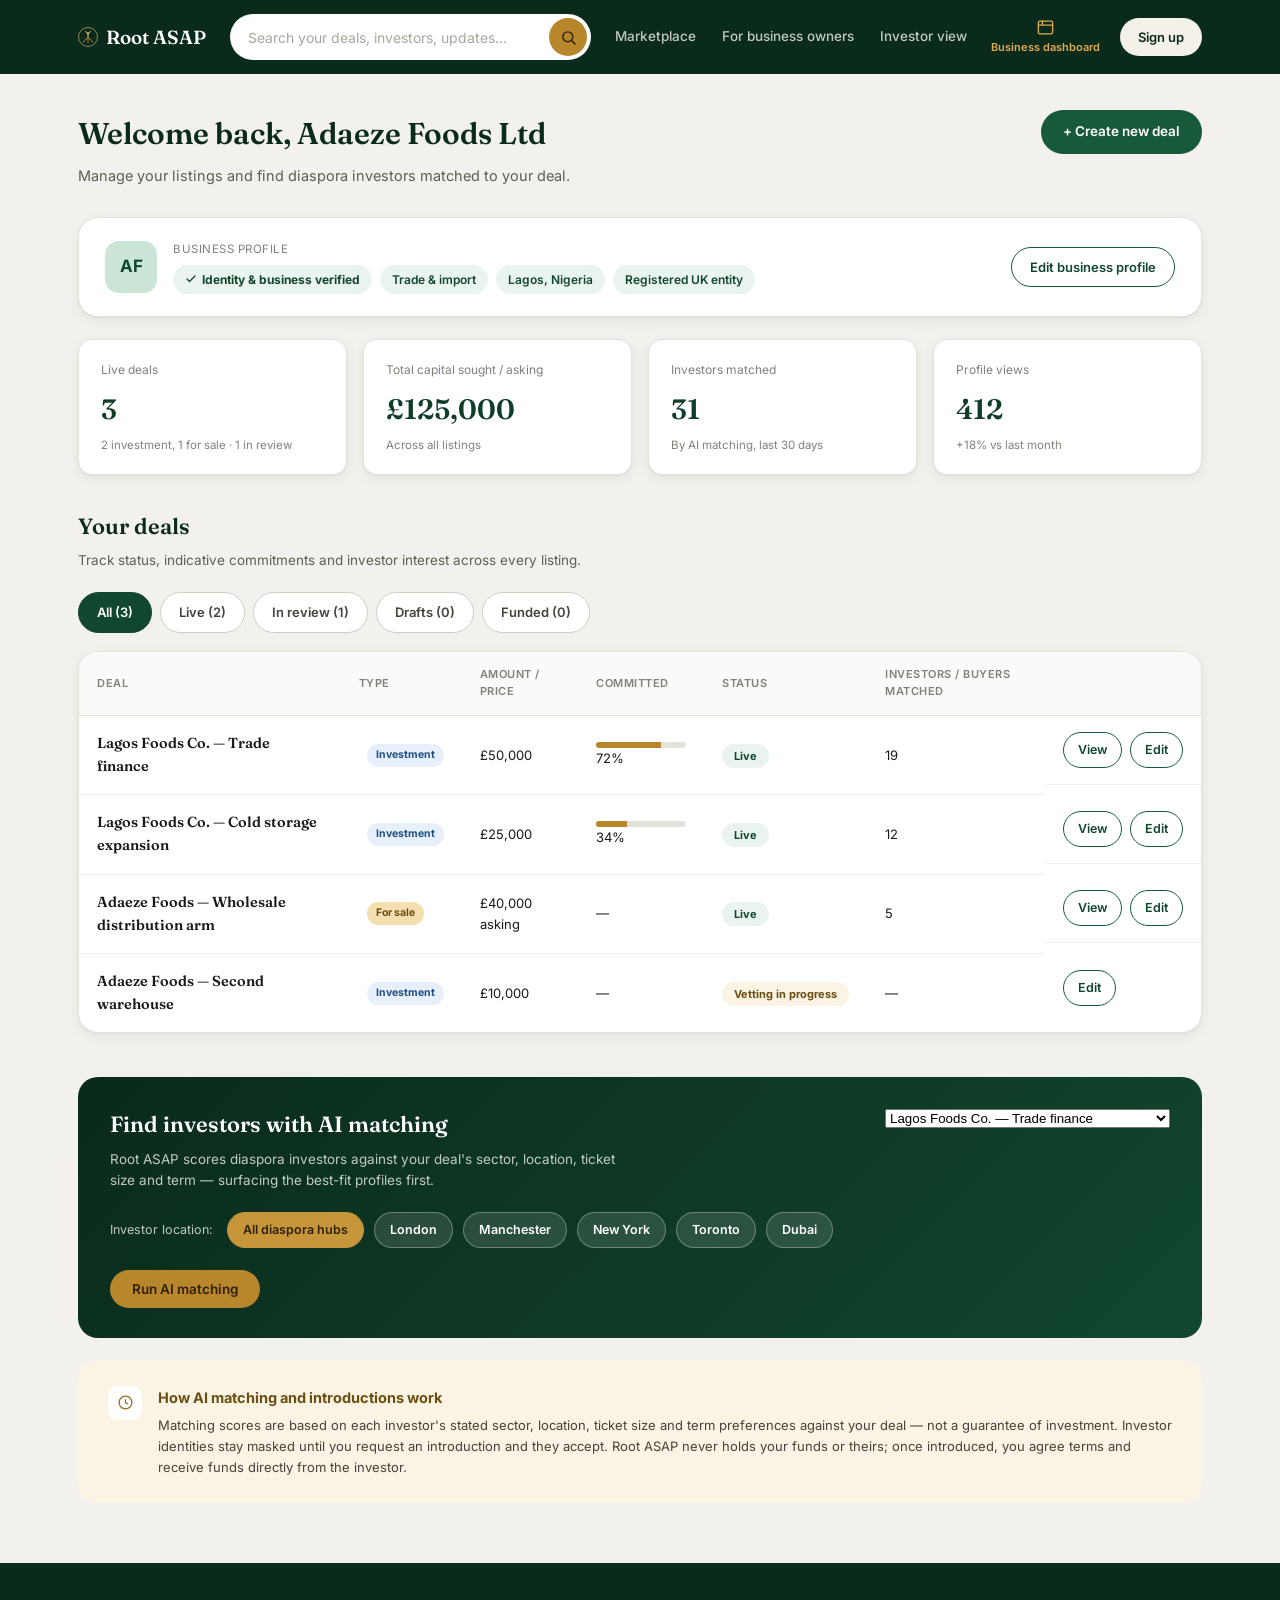
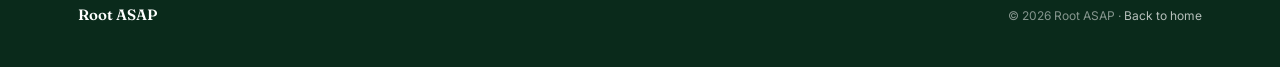
<file: business-dashboard.html>
<!DOCTYPE html>
<html lang="en">
<head>
<meta charset="UTF-8" />
<meta name="viewport" content="width=device-width, initial-scale=1.0" />
<title>Business dashboard — Root ASAP</title>
<link rel="preconnect" href="https://fonts.googleapis.com">
<link rel="preconnect" href="https://fonts.gstatic.com" crossorigin>
<link href="https://fonts.googleapis.com/css2?family=Fraunces:opsz,wght@9..144,500;9..144,600;9..144,700&family=Inter:wght@400;500;600;700&display=swap" rel="stylesheet">
<link rel="stylesheet" href="notifications.css">
<style>
  :root{
    --green-50:#EAF4EE; --green-100:#CBE6D6; --green-200:#A0D2B8; --green-300:#6FB894;
    --green-400:#429973; --green-500:#1F6F4A; --green-600:#175A3B; --green-700:#12472F;
    --green-800:#0F3D28; --green-900:#0A2A1B;
    --gold-50:#FBF3E3; --gold-100:#F3DFB0; --gold-200:#E9C67D; --gold-300:#DCAA52;
    --gold-400:#C8963A; --gold-500:#B8862B; --gold-600:#96701F; --gold-700:#6B4E12;
    --gray-0:#FFFFFF; --gray-50:#FAFAF8; --gray-100:#F2F1ED; --gray-200:#E4E2DB;
    --gray-300:#CFCDC3; --gray-400:#A9A69A; --gray-500:#83807A; --gray-600:#605D52;
    --gray-700:#45433B; --gray-800:#2E2C27; --gray-900:#1A1917;
    --success:#1F6F4A; --success-bg:#EAF4EE; --success-text:#12472F;
    --warning:#B8862B; --warning-bg:#FBF3E3; --warning-text:#6B4E12;
    --danger:#B03A2E; --danger-bg:#FDECEA; --danger-text:#7A281E;
    --info:#2B6CB8; --info-bg:#E7F0FA; --info-text:#1D4E85;
    --font-display:'Fraunces', Georgia, serif;
    --font-body:'Inter', -apple-system, BlinkMacSystemFont, sans-serif;
    --radius-sm:8px; --radius-md:14px; --radius-lg:20px; --radius-pill:999px;
    --shadow-card:0 1px 2px rgba(15,61,40,0.05), 0 4px 14px rgba(15,61,40,0.06);
  }
  *{box-sizing:border-box; margin:0; padding:0;}
  body{background:var(--gray-100); color:var(--gray-900); font-family:var(--font-body); font-size:14px; line-height:1.6;}
  a{color:inherit; text-decoration:none;}
  .container{max-width:1180px; margin:0 auto; padding:0 28px;}
  .btn{font-family:var(--font-body); font-weight:600; border-radius:var(--radius-pill); border:none; cursor:pointer; display:inline-flex; align-items:center; gap:8px;}
  .btn-primary{background:var(--green-600); color:#fff; padding:11px 22px; font-size:13.5px;}
  .btn-primary:hover{background:var(--green-500);}
  .btn-outline{background:#fff; color:var(--green-700); border:1.5px solid var(--green-600); padding:9px 18px; font-size:13px;}
  .btn-outline:hover{background:var(--green-50);}
  .btn-gold{background:var(--gold-500); color:#2E2107; padding:11px 22px; font-size:13.5px;}
  .btn-gold:hover{background:var(--gold-400);}
  .btn-sm{padding:7px 14px; font-size:12.5px;}
  .btn-full{width:100%; justify-content:center;}
  .btn[disabled]{opacity:0.55; cursor:not-allowed;}

  /* NAV */
  nav.mainnav{background:var(--green-900); padding:14px 0;}
  nav.mainnav .container{display:flex; align-items:center; gap:24px;}
  .logo{font-family:var(--font-display); font-weight:600; font-size:19px; color:#fff; display:flex; align-items:center; gap:8px; flex-shrink:0;}
  .logo svg{width:20px; height:20px;}
  .search-bar{flex:1; min-width:0; display:flex; align-items:center; background:#fff; border-radius:var(--radius-pill); padding:4px 4px 4px 18px; max-width:640px;}
  .search-bar input{border:none; outline:none; flex:1; min-width:0; font-family:var(--font-body); font-size:14px; padding:9px 0; color:var(--gray-800);}
  .search-bar input::placeholder{color:var(--gray-400);}
  .search-bar button{background:var(--gold-500); border:none; border-radius:var(--radius-pill); width:38px; height:38px; display:flex; align-items:center; justify-content:center; cursor:pointer; color:#2E2107;}
  .search-bar button svg{width:17px; height:17px;}
  .nav-links{display:flex; gap:26px; font-size:13.5px; font-weight:500; color:rgba(255,255,255,0.75); flex-shrink:0;}
  .nav-links a:hover, .nav-links a.active{color:#fff;}
  .nav-icons{display:flex; align-items:center; gap:20px; flex-shrink:0;}
  .nav-icon{display:flex; flex-direction:column; align-items:center; gap:2px; color:rgba(255,255,255,0.85); font-size:11px; font-weight:600;}
  .nav-icon.active{color:var(--gold-300);}
  .nav-icon svg{width:19px; height:19px;}
  .signup-btn{background:#F4F1E9; color:var(--green-900); font-weight:600; font-size:13px; padding:9px 18px; border-radius:var(--radius-pill); white-space:nowrap;}
  .user-chip-wrap{display:none; align-items:center; gap:12px;}
  .user-chip{display:flex; align-items:center; gap:8px; color:#fff; font-size:13px; font-weight:600;}
  .user-avatar{width:28px; height:28px; border-radius:50%; background:var(--gold-400); color:#2E2107; display:flex; align-items:center; justify-content:center; font-size:11px; font-weight:700; flex-shrink:0;}
  .logout-link{font-size:12px; color:rgba(255,255,255,0.6); font-weight:600;}
  .logout-link:hover{color:#fff;}

  /* PAGE HEAD */
  .page-head{padding:36px 0 8px; display:flex; align-items:flex-start; justify-content:space-between; gap:20px; flex-wrap:wrap;}
  .page-head h1{font-family:var(--font-display); font-size:30px; font-weight:600; color:var(--green-900);}
  .page-head p{color:var(--gray-600); font-size:14.5px; margin-top:6px;}

  /* PROFILE CARD */
  .profile-card{background:#fff; border:1px solid var(--gray-200); border-radius:var(--radius-lg); padding:22px 26px; margin:22px 0; display:flex; align-items:center; justify-content:space-between; gap:20px; box-shadow:var(--shadow-card); flex-wrap:wrap;}
  .profile-left{display:flex; align-items:center; gap:16px;}
  .avatar-lg{width:52px; height:52px; border-radius:14px; background:var(--green-100); color:var(--green-700); display:flex; align-items:center; justify-content:center; font-weight:700; font-size:17px; flex-shrink:0;}
  .profile-label{font-size:11.5px; color:var(--gray-500); text-transform:uppercase; letter-spacing:0.5px; margin-bottom:6px;}
  .chip-row{display:flex; gap:8px; flex-wrap:wrap;}
  .chip{font-size:12px; font-weight:600; padding:5px 12px; border-radius:999px; background:var(--green-50); color:var(--green-700);}
  .verified-chip{display:inline-flex; align-items:center; gap:5px; font-size:12px; font-weight:700; padding:5px 12px; border-radius:999px; background:var(--success-bg); color:var(--success-text);}
  .verified-chip svg{width:12px; height:12px;}

  /* METRIC CARDS */
  .metric-grid{display:grid; grid-template-columns:repeat(4,1fr); gap:16px; margin-bottom:34px;}
  .metric-card{background:#fff; border:1px solid var(--gray-200); border-radius:var(--radius-md); padding:20px 22px; box-shadow:var(--shadow-card);}
  .metric-card .label{font-size:12px; color:var(--gray-500); margin-bottom:8px;}
  .metric-card .value{font-family:var(--font-display); font-size:28px; font-weight:600; color:var(--green-800);}
  .metric-card .sub{font-size:11.5px; color:var(--gray-500); margin-top:4px;}

  /* SECTION HEAD */
  .section-row{display:flex; align-items:flex-end; justify-content:space-between; gap:16px; margin-bottom:20px; flex-wrap:wrap;}
  .section-head h2{font-family:var(--font-display); font-size:22px; font-weight:600; color:var(--green-900);}
  .section-head p{color:var(--gray-600); font-size:13.5px; margin-top:6px; max-width:560px;}

  /* FILTER TABS */
  .filter-tabs{display:flex; gap:8px; margin-bottom:18px; flex-wrap:wrap;}
  .tab{font-size:13px; font-weight:600; padding:9px 18px; border-radius:999px; border:1.4px solid var(--gray-300); background:#fff; color:var(--gray-700); cursor:pointer;}
  .tab.active{background:var(--green-700); border-color:var(--green-700); color:#fff;}

  /* DEALS TABLE */
  .deal-table-wrap{background:#fff; border:1px solid var(--gray-200); border-radius:var(--radius-lg); overflow:hidden; box-shadow:var(--shadow-card); margin-bottom:44px;}
  table.dash{width:100%; border-collapse:collapse; font-size:13px;}
  table.dash th{text-align:left; color:var(--gray-500); font-weight:600; padding:14px 18px; border-bottom:1.5px solid var(--gray-200); font-size:11px; text-transform:uppercase; letter-spacing:0.5px; background:var(--gray-50);}
  table.dash td{padding:16px 18px; border-bottom:1px solid var(--gray-100); vertical-align:middle;}
  table.dash tr:last-child td{border-bottom:none;}
  table.dash tr.dash-row:hover{background:var(--gray-50);}
  .dash-deal-name{font-weight:600; color:var(--gray-900); font-family:var(--font-display); font-size:14.5px;}
  .dash-deal-name a:hover{color:var(--green-700);}
  .dash-actions{display:flex; gap:8px;}
  .status-badge{font-size:11px; font-weight:700; padding:5px 12px; border-radius:999px; white-space:nowrap;}
  .status-live{background:var(--success-bg); color:var(--success-text);}
  .status-draft{background:var(--gray-100); color:var(--gray-600);}
  .status-funded{background:var(--info-bg); color:var(--info-text);}
  .status-review{background:var(--warning-bg); color:var(--warning-text);}
  .progress-mini{width:90px; height:6px; border-radius:999px; background:var(--gray-200); overflow:hidden;}
  .progress-mini span{display:block; height:100%; background:var(--gold-500);}

  /* NEW DEAL FORM */
  .form-panel{background:#fff; border:1px solid var(--gray-200); border-radius:var(--radius-lg); box-shadow:var(--shadow-card); padding:30px 32px; margin-bottom:48px; display:none;}
  .form-panel.open{display:block;}
  .form-panel h3{font-family:var(--font-display); font-size:19px; margin-bottom:4px; color:var(--green-900);}
  .form-panel .form-sub{color:var(--gray-500); font-size:13px; margin-bottom:22px;}
  .form-grid{display:grid; grid-template-columns:1fr 1fr; gap:18px;}
  .form-grid .full{grid-column:1/-1;}
  .field label{display:block; font-size:12.5px; font-weight:600; color:var(--gray-700); margin-bottom:7px;}
  .field input, .field select, .field textarea{width:100%; border:1.4px solid var(--gray-300); border-radius:var(--radius-sm); padding:10px 12px; font-family:var(--font-body); font-size:13.5px; color:var(--gray-900); background:#fff;}
  .field input:focus, .field select:focus, .field textarea:focus{outline:none; border-color:var(--green-500);}
  .field textarea{resize:vertical; min-height:90px;}
  .field .hint{font-size:11.5px; color:var(--gray-500); margin-top:5px;}
  .upload-box{border:1.6px dashed var(--gray-300); border-radius:var(--radius-md); padding:24px; text-align:center; color:var(--gray-500); font-size:13px; background:var(--gray-50);}
  .upload-box svg{width:22px; height:22px; margin-bottom:8px; color:var(--gray-400);}
  .form-actions{display:flex; justify-content:flex-end; gap:10px; margin-top:26px; padding-top:22px; border-top:1px solid var(--gray-100);}

  /* FORM SUB-TABS (mirror deal.html subnav) */
  .form-tabs{display:flex; gap:2px; border-bottom:1.5px solid var(--gray-200); margin-bottom:26px; overflow-x:auto;}
  .form-tab{font-size:12.5px; font-weight:600; color:var(--gray-500); padding:10px 15px; cursor:pointer; border-bottom:2.5px solid transparent; margin-bottom:-1.5px; white-space:nowrap;}
  .form-tab:hover{color:var(--green-700);}
  .form-tab.active{color:var(--green-700); border-bottom-color:var(--green-600);}
  .form-section{display:none;}
  .form-section.active{display:block;}
  .section-sub{font-size:12px; color:var(--gray-500); margin-bottom:18px;}

  /* DEAL TYPE TOGGLE (in form) */
  .form-type-toggle{display:grid; grid-template-columns:1fr 1fr; gap:12px; margin-bottom:24px;}
  .ftt-option{border:1.6px solid var(--gray-300); border-radius:var(--radius-md); padding:16px 18px; cursor:pointer; display:flex; gap:12px; align-items:flex-start;}
  .ftt-option.selected{border-color:var(--green-600); background:var(--green-50);}
  .ftt-option .ftt-icon{width:32px; height:32px; border-radius:9px; background:var(--gray-100); color:var(--gray-600); display:flex; align-items:center; justify-content:center; flex-shrink:0;}
  .ftt-option .ftt-icon svg{width:16px; height:16px;}
  .ftt-option.selected .ftt-icon{background:var(--green-600); color:#fff;}
  .ftt-option .ftt-title{font-weight:700; font-size:13.5px; color:var(--gray-900); margin-bottom:2px;}
  .ftt-option .ftt-sub{font-size:11.5px; color:var(--gray-500); line-height:1.4;}
  .type-badge-form{display:inline-block; font-size:10.5px; font-weight:700; padding:3px 9px; border-radius:999px; margin-left:8px; vertical-align:middle;}
  .type-badge-investment{background:var(--info-bg); color:var(--info-text);}
  .type-badge-sale{background:var(--gold-100); color:var(--gold-700);}

  /* DOCUMENT ROWS */
  .doc-row{display:flex; align-items:center; justify-content:space-between; border:1px solid var(--gray-200); border-radius:var(--radius-md); padding:13px 16px; margin-bottom:10px; gap:14px; flex-wrap:wrap;}
  .doc-row-left{display:flex; align-items:center; gap:12px;}
  .doc-icon{width:36px; height:36px; border-radius:9px; background:var(--green-50); color:var(--green-700); display:flex; align-items:center; justify-content:center; flex-shrink:0;}
  .doc-icon svg{width:17px; height:17px;}
  .doc-name{font-weight:600; font-size:13px; color:var(--gray-900);}
  .doc-hint{font-size:11.5px; color:var(--gray-500);}
  .file-input-btn{position:relative; overflow:hidden; display:inline-flex;}
  .file-input-btn input[type=file]{position:absolute; inset:0; opacity:0; cursor:pointer; width:100%;}
  .add-doc-row{background:none; border:1.6px dashed var(--gray-300); color:var(--gray-600); width:100%; justify-content:center; padding:12px; border-radius:var(--radius-md); font-size:13px; font-weight:600;}

  /* SOCIAL CONNECT ROWS */
  .social-input-row{display:flex; align-items:center; gap:14px; margin-bottom:16px;}
  .social-icon-input{width:38px; height:38px; border-radius:50%; display:flex; align-items:center; justify-content:center; color:#fff; flex-shrink:0;}
  .social-input-row .field{flex:1;}
  .toggle-row{display:flex; align-items:center; gap:10px; margin-bottom:16px;}
  .toggle-row input{width:auto;}
  .toggle-row label{margin:0; font-weight:600; font-size:13px; color:var(--gray-700);}
  .radio-row{display:flex; align-items:flex-start; gap:10px; margin-bottom:12px;}
  .radio-row input{width:auto; margin-top:3px;}
  .radio-row .radio-label{font-size:13px; color:var(--gray-800); font-weight:600;}
  .radio-row .radio-desc{font-size:12px; color:var(--gray-500); margin-top:2px;}
  .confirm-box{background:var(--gray-50); border:1px solid var(--gray-200); border-radius:var(--radius-md); padding:14px 16px; display:flex; gap:10px; align-items:flex-start; margin-top:16px;}
  .confirm-box input{width:auto; margin-top:2px;}
  .confirm-box p{font-size:12.5px; color:var(--gray-600);}

  /* AI MATCHING PANEL */
  .match-panel{background:linear-gradient(135deg, var(--green-900), var(--green-700)); border-radius:var(--radius-lg); padding:30px 32px; margin-bottom:22px; color:#fff;}
  .match-panel-top{display:flex; justify-content:space-between; align-items:flex-start; gap:24px; flex-wrap:wrap;}
  .match-panel h2{font-family:var(--font-display); font-size:22px; font-weight:600;}
  .match-panel p{color:rgba(255,255,255,0.75); font-size:13.5px; margin-top:6px; max-width:520px;}
  .match-controls{display:flex; gap:10px; flex-wrap:wrap; margin-top:20px; align-items:center;}
  .match-controls select{border-radius:var(--radius-pill); border:none; padding:10px 16px; font-size:13px; font-family:var(--font-body); font-weight:600; color:var(--green-800);}
  .hub-chip{font-size:12.5px; font-weight:600; padding:7px 15px; border-radius:999px; background:rgba(255,255,255,0.12); border:1.4px solid rgba(255,255,255,0.3); color:#fff; cursor:pointer;}
  .hub-chip.active{background:var(--gold-400); border-color:var(--gold-400); color:#2E2107;}
  .match-run-row{display:flex; align-items:center; gap:14px; margin-top:22px; flex-wrap:wrap;}
  .match-spinner{display:none; align-items:center; gap:8px; font-size:12.5px; color:rgba(255,255,255,0.8);}
  .match-spinner.show{display:flex;}
  .spin{width:14px; height:14px; border:2px solid rgba(255,255,255,0.35); border-top-color:#fff; border-radius:50%; animation:spin 0.8s linear infinite;}
  @keyframes spin{to{transform:rotate(360deg);}}

  /* INVESTOR RESULTS */
  .investor-results{display:none; margin-bottom:48px;}
  .investor-results.show{display:block;}
  .results-meta{font-size:12.5px; color:var(--gray-500); margin-bottom:16px;}
  .investor-grid{display:grid; grid-template-columns:repeat(3,1fr); gap:16px;}
  .investor-card{background:#fff; border:1px solid var(--gray-200); border-radius:var(--radius-lg); padding:20px 20px 18px; box-shadow:var(--shadow-card);}
  .investor-card-top{display:flex; justify-content:space-between; align-items:flex-start; margin-bottom:14px;}
  .investor-avatar{width:42px; height:42px; border-radius:50%; background:var(--gold-100); color:var(--gold-700); display:flex; align-items:center; justify-content:center; font-weight:700; font-size:14px;}
  .match-score{display:inline-flex; align-items:center; gap:5px; font-weight:700; font-size:13px; color:var(--green-700); background:var(--green-50); padding:5px 11px; border-radius:999px;}
  .match-score svg{width:12px; height:12px;}
  .investor-card h4{font-family:var(--font-display); font-size:15.5px; margin-bottom:4px;}
  .investor-loc{display:flex; align-items:center; gap:5px; font-size:12px; color:var(--gray-500); margin-bottom:12px;}
  .investor-loc svg{width:12px; height:12px;}
  .investor-meta-row{display:flex; justify-content:space-between; font-size:12px; color:var(--gray-600); padding:8px 0; border-top:1px solid var(--gray-100);}
  .investor-meta-row span:first-child{color:var(--gray-500);}
  .investor-tags{display:flex; gap:6px; flex-wrap:wrap; margin:12px 0 14px;}
  .investor-tags .badge{font-size:10.5px; font-weight:700; padding:3px 9px; border-radius:999px; background:var(--gray-100); color:var(--gray-700);}
  .intro-btn{width:100%; justify-content:center; margin-top:4px;}
  .intro-btn.sent{background:var(--success-bg); color:var(--success-text); cursor:default;}

  /* EXPLAINER */
  .explainer{background:var(--gold-50); border-radius:var(--radius-lg); padding:26px 30px; display:flex; gap:16px; align-items:flex-start; margin-bottom:60px;}
  .explainer .icon{width:34px; height:34px; border-radius:10px; background:#fff; color:var(--gold-600); display:flex; align-items:center; justify-content:center; flex-shrink:0;}
  .explainer .icon svg{width:17px; height:17px;}
  .explainer h4{font-size:14.5px; color:var(--gold-700); margin-bottom:6px;}
  .explainer p{font-size:13px; color:var(--gray-700); line-height:1.6;}

  footer{background:var(--green-900); padding:40px 0;}
  footer .container{display:flex; justify-content:space-between; align-items:center; color:rgba(255,255,255,0.5); font-size:12px;}
  footer .flogo{font-family:var(--font-display); color:#fff; font-weight:600; font-size:15px;}

  @media (max-width:1000px){
    .metric-grid{grid-template-columns:repeat(2,1fr);}
    .investor-grid{grid-template-columns:repeat(2,1fr);}
    .form-grid{grid-template-columns:1fr;}
    .nav-links{display:none;}
    .profile-card{flex-direction:column; align-items:flex-start;}
    table.dash{display:block; overflow-x:auto; white-space:nowrap;}
  }
  @media (max-width:680px){
    .investor-grid{grid-template-columns:1fr;}
  }
  @media (max-width:600px){
    .metric-grid{grid-template-columns:1fr;}
    .form-type-toggle{grid-template-columns:1fr;}
    .container{padding:0 18px;}
  }
  @media (max-width:700px){
    nav.mainnav .container{gap:10px;}
    .nav-icons > .nav-icon{display:none;}
  }
  @media (max-width:480px){
    .signup-btn{padding:8px 14px; font-size:12px;}
    #userChipName{display:none;}
  }
</style>
</head>
<body>

<nav class="mainnav">
  <div class="container">
    <a class="logo" href="index.html">
      <svg viewBox="0 0 40 40" fill="none" xmlns="http://www.w3.org/2000/svg">
        <circle cx="20" cy="20" r="19" stroke="#E9C67D" stroke-width="1.2"/>
        <path d="M20 11 L20 22" stroke="#E9C67D" stroke-width="2" stroke-linecap="round"/>
        <path d="M20 14 L15 9" stroke="#E9C67D" stroke-width="2" stroke-linecap="round"/>
        <path d="M20 14 L25 9" stroke="#E9C67D" stroke-width="2" stroke-linecap="round"/>
        <path d="M20 22 C 20 22, 13 24, 11 30" stroke="#B8862B" stroke-width="2" stroke-linecap="round" fill="none"/>
        <path d="M20 22 C 20 22, 20 26, 20 31" stroke="#B8862B" stroke-width="2" stroke-linecap="round" fill="none"/>
        <path d="M20 22 C 20 22, 27 24, 29 30" stroke="#B8862B" stroke-width="2" stroke-linecap="round" fill="none"/>
      </svg>
      Root ASAP
    </a>
    <div class="search-bar">
      <input type="text" placeholder="Search your deals, investors, updates..." />
      <button aria-label="Search"><svg viewBox="0 0 24 24" fill="none" stroke="currentColor" stroke-width="2"><circle cx="11" cy="11" r="7"/><path d="M21 21l-4.3-4.3" stroke-linecap="round"/></svg></button>
    </div>
    <div class="nav-links">
      <a href="index.html#browse">Marketplace</a>
      <a href="index.html#business">For business owners</a>
      <a href="dashboard.html">Investor view</a>
    </div>
    <button class="nav-hamburger" id="navHamburger" aria-label="Menu" type="button"><svg viewBox="0 0 24 24" fill="none" stroke="currentColor" stroke-width="2"><path d="M3 6h18M3 12h18M3 18h18" stroke-linecap="round"/></svg></button>
    <div class="nav-icons">
      <a class="nav-icon active" href="business-dashboard.html"><svg viewBox="0 0 24 24" fill="none" stroke="currentColor" stroke-width="1.7"><rect x="3" y="4" width="18" height="16" rx="2"/><path d="M3 9h18M8 4v5" stroke-linecap="round"/></svg>Business dashboard</a>
      <div class="notif-bell-wrap" id="notifBellWrap"></div>
      <a class="signup-btn" href="auth.html" id="signupBtn">Sign up</a>
      <div class="user-chip-wrap" id="userChipWrap">
        <a class="user-chip" id="userChipLink" href="business-dashboard.html"><span class="user-avatar" id="userAvatarInitials">--</span><span id="userChipName">Name</span></a>
        <a class="logout-link" id="logoutLink" href="#">Log out</a>
      </div>
    </div>
  </div>
</nav>

<div class="container">

  <div class="page-head">
    <div>
      <h1>Welcome back, <span id="welcomeName">Adaeze Foods Ltd</span></h1>
      <p>Manage your listings and find diaspora investors matched to your deal.</p>
    </div>
    <a class="btn btn-primary" href="#new-deal" id="createDealBtn">+ Create new deal</a>
  </div>

  <div class="profile-card">
    <div class="profile-left">
      <div class="avatar-lg">AF</div>
      <div>
        <div class="profile-label">Business profile</div>
        <div class="chip-row" id="businessChipRow">
          <span class="verified-chip"><svg viewBox="0 0 24 24" fill="none" stroke="currentColor" stroke-width="2.5"><path d="M20 6L9 17l-5-5" stroke-linecap="round" stroke-linejoin="round"/></svg>Identity &amp; business verified</span>
          <span class="chip" data-chip="sector">Trade &amp; import</span>
          <span class="chip" data-chip="location">Lagos, Nigeria</span>
          <span class="chip" data-chip="registration">Registered UK entity</span>
        </div>
      </div>
    </div>
    <a class="btn btn-outline" href="#" data-modal-open="businessProfileModal">Edit business profile</a>
  </div>

  <div class="modal-overlay" id="businessProfileModal" role="dialog" aria-modal="true" aria-label="Edit business profile">
    <div class="modal-card">
      <button type="button" class="modal-close" aria-label="Close"><svg viewBox="0 0 24 24" fill="none" stroke="currentColor" stroke-width="2"><path d="M6 6l12 12M18 6L6 18" stroke-linecap="round"/></svg></button>
      <h3>Edit business profile</h3>
      <p class="modal-intro">This is what investors and brokers see about your business. Your previous answers are shown below.</p>
      <div class="modal-form-grid">
        <div class="modal-field full">
          <label>Business name</label>
          <input type="text" id="bpName" value="Adaeze Foods" />
        </div>
        <div class="modal-field">
          <label>Primary sector</label>
          <select id="bpSector">
            <option value="trade">Trade &amp; import</option>
            <option value="realestate">Real estate</option>
            <option value="agriculture">Agriculture</option>
            <option value="manufacturing">Manufacturing</option>
            <option value="other">Other</option>
          </select>
        </div>
        <div class="modal-field">
          <label>Business location</label>
          <input type="text" id="bpLocation" value="Lagos, Nigeria" />
        </div>
        <div class="modal-field full">
          <label>Registration status</label>
          <select id="bpRegistration">
            <option value="uk">Registered UK entity</option>
            <option value="africa">Registered in Africa</option>
            <option value="pending">Not yet registered</option>
          </select>
        </div>
      </div>
      <div class="modal-actions">
        <span class="modal-save-msg" id="bpSaveMsg"><svg viewBox="0 0 24 24" fill="none" stroke="currentColor" stroke-width="2" width="14" height="14"><path d="M20 6L9 17l-5-5" stroke-linecap="round" stroke-linejoin="round"/></svg>Saved</span>
        <button type="button" class="btn btn-outline modal-close">Cancel</button>
        <button type="button" class="btn btn-primary" id="bpSaveBtn">Save profile</button>
      </div>
    </div>
  </div>

  <div class="metric-grid">
    <div class="metric-card">
      <div class="label">Live deals</div>
      <div class="value">3</div>
      <div class="sub">2 investment, 1 for sale · 1 in review</div>
    </div>
    <div class="metric-card">
      <div class="label">Total capital sought / asking</div>
      <div class="value">£125,000</div>
      <div class="sub">Across all listings</div>
    </div>
    <div class="metric-card">
      <div class="label">Investors matched</div>
      <div class="value">31</div>
      <div class="sub">By AI matching, last 30 days</div>
    </div>
    <div class="metric-card">
      <div class="label">Profile views</div>
      <div class="value">412</div>
      <div class="sub">+18% vs last month</div>
    </div>
  </div>

  <div class="section-row">
    <div class="section-head">
      <h2>Your deals</h2>
      <p>Track status, indicative commitments and investor interest across every listing.</p>
    </div>
  </div>

  <div class="filter-tabs">
    <span class="tab active" data-filter="all">All (3)</span>
    <span class="tab" data-filter="live">Live (2)</span>
    <span class="tab" data-filter="review">In review (1)</span>
    <span class="tab" data-filter="draft">Drafts (0)</span>
    <span class="tab" data-filter="funded">Funded (0)</span>
  </div>

  <div class="deal-table-wrap">
    <table class="dash">
      <tr>
        <th>Deal</th>
        <th>Type</th>
        <th>Amount / price</th>
        <th>Committed</th>
        <th>Status</th>
        <th>Investors / buyers matched</th>
        <th></th>
      </tr>
      <tr class="dash-row" data-status="live">
        <td class="dash-deal-name"><a href="deal.html">Lagos Foods Co. — Trade finance</a></td>
        <td><span class="type-badge-form type-badge-investment">Investment</span></td>
        <td>£50,000</td>
        <td><div class="progress-mini"><span style="width:72%;"></span></div> 72%</td>
        <td><span class="status-badge status-live">Live</span></td>
        <td>19</td>
        <td class="dash-actions"><a class="btn btn-outline btn-sm" href="deal.html">View</a><a class="btn btn-outline btn-sm" href="#new-deal">Edit</a></td>
      </tr>
      <tr class="dash-row" data-status="live">
        <td class="dash-deal-name"><a href="deal.html">Lagos Foods Co. — Cold storage expansion</a></td>
        <td><span class="type-badge-form type-badge-investment">Investment</span></td>
        <td>£25,000</td>
        <td><div class="progress-mini"><span style="width:34%;"></span></div> 34%</td>
        <td><span class="status-badge status-live">Live</span></td>
        <td>12</td>
        <td class="dash-actions"><a class="btn btn-outline btn-sm" href="deal.html">View</a><a class="btn btn-outline btn-sm" href="#new-deal">Edit</a></td>
      </tr>
      <tr class="dash-row" data-status="live">
        <td class="dash-deal-name"><a href="deal-sale.html">Adaeze Foods — Wholesale distribution arm</a></td>
        <td><span class="type-badge-form type-badge-sale">For sale</span></td>
        <td>£40,000 asking</td>
        <td>—</td>
        <td><span class="status-badge status-live">Live</span></td>
        <td>5</td>
        <td class="dash-actions"><a class="btn btn-outline btn-sm" href="deal-sale.html">View</a><a class="btn btn-outline btn-sm" href="#new-deal">Edit</a></td>
      </tr>
      <tr class="dash-row" data-status="review">
        <td class="dash-deal-name"><a href="#">Adaeze Foods — Second warehouse</a></td>
        <td><span class="type-badge-form type-badge-investment">Investment</span></td>
        <td>£10,000</td>
        <td>—</td>
        <td><span class="status-badge status-review">Vetting in progress</span></td>
        <td>—</td>
        <td class="dash-actions"><a class="btn btn-outline btn-sm" href="#new-deal">Edit</a></td>
      </tr>
    </table>
  </div>

  <div class="form-panel" id="new-deal">
    <h3>Create a new deal</h3>
    <p class="form-sub">Set up everything investors will see on your deal page — submitted deals go through Root ASAP's vetting review before going live.</p>

    <div class="form-tabs">
      <span class="form-tab active" data-section="fp-overview">Overview</span>
      <span class="form-tab" data-section="fp-terms">Terms</span>
      <span class="form-tab" data-section="fp-schedule">Repayment schedule</span>
      <span class="form-tab" data-section="fp-documents">Documents</span>
      <span class="form-tab" data-section="fp-updates">Updates</span>
      <span class="form-tab" data-section="fp-qa">Q&amp;A</span>
      <span class="form-tab" data-section="fp-risk">Risk</span>
      <span class="form-tab" data-section="fp-social">Social</span>
    </div>

    <form onsubmit="return false;">

      <!-- OVERVIEW -->
      <div class="form-section active" id="fp-overview">
        <p class="section-sub">What kind of deal is this, plus the hero banner, tags and "About this deal" text on your deal page.</p>

        <div class="form-type-toggle">
          <div class="ftt-option selected" data-deal-type="investment">
            <span class="ftt-icon"><svg viewBox="0 0 24 24" fill="none" stroke="currentColor" stroke-width="1.8"><path d="M12 2v20M17 5H9.5a3.5 3.5 0 000 7h5a3.5 3.5 0 010 7H6" stroke-linecap="round"/></svg></span>
            <div><div class="ftt-title">Looking for investment</div><div class="ftt-sub">Raise a fixed-term amount, repay investors directly</div></div>
          </div>
          <div class="ftt-option" data-deal-type="sale">
            <span class="ftt-icon"><svg viewBox="0 0 24 24" fill="none" stroke="currentColor" stroke-width="1.8"><path d="M3 9l9-7 9 7v11a2 2 0 01-2 2H5a2 2 0 01-2-2z" stroke-linecap="round" stroke-linejoin="round"/></svg></span>
            <div><div class="ftt-title">Selling the business</div><div class="ftt-sub">List it for a full or partial sale to a buyer</div></div>
          </div>
        </div>

        <div class="form-grid">
          <div class="field full">
            <label>Deal title</label>
            <input type="text" placeholder="e.g. Lagos Foods Co. — Trade finance" />
          </div>
          <div class="field">
            <label>Sector</label>
            <select>
              <option>Trade &amp; import</option>
              <option>Real estate</option>
              <option>Agriculture</option>
              <option>Manufacturing</option>
            </select>
          </div>
          <div class="field">
            <label>Risk level (shown as a tag)</label>
            <select>
              <option>Low risk</option>
              <option>Medium risk</option>
              <option>Higher risk</option>
            </select>
          </div>
          <div class="field">
            <label>Deal stage</label>
            <select>
              <option>Draft — not visible yet</option>
              <option selected>Open — expressing interest</option>
              <option>Fully committed</option>
              <option>Closed</option>
            </select>
          </div>
          <div class="field">
            <label>Founded</label>
            <input type="text" placeholder="e.g. 2019" />
          </div>
          <div class="field">
            <label>Business based in</label>
            <input type="text" placeholder="e.g. London, UK" />
          </div>
          <div class="field">
            <label>Operating in</label>
            <input type="text" placeholder="e.g. Lagos, Nigeria" />
          </div>
          <div class="field full">
            <label>Tagline (shown under the deal title)</label>
            <input type="text" placeholder="e.g. Sourcing and importing West African staple foods to UK wholesalers" />
          </div>
          <div class="field full">
            <label>About this deal</label>
            <textarea style="min-height:120px;" placeholder="Describe the business, what the funds are for, and why now."></textarea>
          </div>
          <div class="field full">
            <label>Use of funds</label>
            <textarea placeholder="What specifically will this raise pay for?"></textarea>
          </div>
          <div class="field full">
            <label>Track record</label>
            <input type="text" placeholder="e.g. 2 prior deals, both repaid on time" />
          </div>
          <div class="field full">
            <label>Pitch images &amp; video</label>
            <div class="upload-box">
              <svg viewBox="0 0 24 24" fill="none" stroke="currentColor" stroke-width="1.6"><path d="M12 16V4M12 4l-4 4M12 4l4 4" stroke-linecap="round" stroke-linejoin="round"/><path d="M4 16v3a2 2 0 002 2h12a2 2 0 002-2v-3" stroke-linecap="round" stroke-linejoin="round"/></svg>
              <div>Drag files here or click to upload</div>
              <div class="hint">Populates the carousel at the top of "About this deal" — this is what investors see first.</div>
            </div>
          </div>
        </div>
      </div>

      <!-- TERMS -->
      <div class="form-section" id="fp-terms">
        <p class="section-sub" id="termsSectionSub">Populates the Terms table and the investor sidebar (amount committed, min ticket, indicative return).<span class="type-badge-form type-badge-investment" id="termsTypeBadge">Investment</span></p>

        <div class="form-grid terms-investment" id="termsInvestment">
          <div class="field">
            <label>Amount you're seeking</label>
            <input type="text" placeholder="£60,000" />
          </div>
          <div class="field">
            <label>Minimum ticket</label>
            <input type="text" placeholder="£250" />
          </div>
          <div class="field">
            <label>Fixed term</label>
            <select>
              <option>4 months</option>
              <option>6 months</option>
              <option>12 months</option>
              <option selected>18 months</option>
              <option>2 years</option>
              <option>5 years</option>
            </select>
          </div>
          <div class="field">
            <label>Return structure</label>
            <select>
              <option selected>Fixed interest</option>
              <option>Revenue share</option>
              <option>Fixed profit share</option>
            </select>
          </div>
          <div class="field">
            <label>Target return (total over term)</label>
            <input type="text" placeholder="e.g. 11%" />
          </div>
          <div class="field">
            <label>Repayment frequency</label>
            <select>
              <option>Monthly</option>
              <option selected>Quarterly</option>
              <option>Annually</option>
              <option>Lump sum at end of term</option>
            </select>
          </div>
          <div class="field full">
            <label>Interest deadline</label>
            <input type="date" />
            <div class="hint">Last date investors can express interest before the raise closes.</div>
          </div>
        </div>

        <div class="form-grid terms-sale" id="termsSale" style="display:none;">
          <div class="field">
            <label>Asking price</label>
            <input type="text" placeholder="£95,000" />
          </div>
          <div class="field">
            <label>Valuation basis</label>
            <input type="text" placeholder="e.g. ~2.1× FY2025 net profit" />
          </div>
          <div class="field">
            <label>Deal structure</label>
            <select>
              <option>Full sale (100%)</option>
              <option>Majority stake</option>
              <option>Minority stake</option>
              <option>Asset sale</option>
            </select>
          </div>
          <div class="field">
            <label>Reason for sale</label>
            <select>
              <option>Owner retirement</option>
              <option>Pursuing a new venture</option>
              <option>Relocation</option>
              <option>Partnership dissolution</option>
              <option>Other</option>
            </select>
          </div>
          <div class="field full">
            <label>What's included in the sale</label>
            <input type="text" placeholder="e.g. Equipment, brand, client contracts, premises lease" />
          </div>
          <div class="field">
            <label>Transition support offered</label>
            <select>
              <option>No handover support</option>
              <option>1-month handover</option>
              <option selected>3-month handover</option>
              <option>6-month handover</option>
            </select>
          </div>
          <div class="field">
            <label>Preferred completion timeline</label>
            <select>
              <option>Within 1 month</option>
              <option selected>Within 4 months</option>
              <option>Within 6 months</option>
              <option>Flexible</option>
            </select>
          </div>
          <div class="field full">
            <label>Offers close</label>
            <input type="date" />
            <div class="hint">Last date buyers can register interest before you review offers.</div>
          </div>
        </div>
      </div>

      <!-- REPAYMENT SCHEDULE -->
      <div class="form-section" id="fp-schedule">
        <p class="section-sub">This is your proposed plan for repaying investors directly — Root ASAP doesn't hold, track or enforce it.</p>
        <div class="radio-row">
          <input type="radio" name="scheduleMode" id="scheduleAuto" checked />
          <div>
            <label class="radio-label" for="scheduleAuto">Auto-generate from my terms</label>
            <div class="radio-desc">Splits principal and target return evenly across your repayment frequency and term length.</div>
          </div>
        </div>
        <div class="radio-row">
          <input type="radio" name="scheduleMode" id="scheduleCustom" />
          <div>
            <label class="radio-label" for="scheduleCustom">Upload a custom schedule</label>
            <div class="radio-desc">Use this if repayments are uneven, seasonal, or tied to specific milestones.</div>
          </div>
        </div>
        <div class="upload-box" style="margin-top:8px;">
          <svg viewBox="0 0 24 24" fill="none" stroke="currentColor" stroke-width="1.6"><path d="M12 16V4M12 4l-4 4M12 4l4 4" stroke-linecap="round" stroke-linejoin="round"/><path d="M4 16v3a2 2 0 002 2h12a2 2 0 002-2v-3" stroke-linecap="round" stroke-linejoin="round"/></svg>
          <div>Drag a CSV or spreadsheet here (optional)</div>
          <div class="hint">Only needed if you selected "custom schedule" above.</div>
        </div>
      </div>

      <!-- DOCUMENTS -->
      <div class="form-section" id="fp-documents">
        <p class="section-sub">Shown in the Documents section of your deal page. Company registration is verified by Root ASAP before your deal goes live.</p>
        <div class="doc-row">
          <div class="doc-row-left">
            <div class="doc-icon"><svg viewBox="0 0 24 24" fill="none" stroke="currentColor" stroke-width="1.8"><path d="M7 3h7l5 5v13H7z"/><path d="M14 3v5h5"/></svg></div>
            <div>
              <div class="doc-name">Business plan</div>
              <div class="doc-hint">PDF, up to 10MB</div>
            </div>
          </div>
          <button type="button" class="btn btn-outline btn-sm file-input-btn">Upload<input type="file" /></button>
        </div>
        <div class="doc-row">
          <div class="doc-row-left">
            <div class="doc-icon"><svg viewBox="0 0 24 24" fill="none" stroke="currentColor" stroke-width="1.8"><path d="M7 3h7l5 5v13H7z"/><path d="M14 3v5h5"/></svg></div>
            <div>
              <div class="doc-name">Financial projections</div>
              <div class="doc-hint">XLSX or PDF, up to 10MB</div>
            </div>
          </div>
          <button type="button" class="btn btn-outline btn-sm file-input-btn">Upload<input type="file" /></button>
        </div>
        <div class="doc-row">
          <div class="doc-row-left">
            <div class="doc-icon"><svg viewBox="0 0 24 24" fill="none" stroke="currentColor" stroke-width="1.8"><path d="M7 3h7l5 5v13H7z"/><path d="M14 3v5h5"/></svg></div>
            <div>
              <div class="doc-name">Company registration certificate</div>
              <div class="doc-hint">Required — verified by Root ASAP</div>
            </div>
          </div>
          <button type="button" class="btn btn-outline btn-sm file-input-btn">Upload<input type="file" /></button>
        </div>
        <button type="button" class="btn add-doc-row">+ Add another document</button>
      </div>

      <!-- UPDATES -->
      <div class="form-section" id="fp-updates">
        <p class="section-sub">Post progress updates — these appear in order on your deal page and notify investors who've expressed interest or saved the deal.</p>
        <div class="form-grid">
          <div class="field full">
            <label>Update title</label>
            <input type="text" placeholder="e.g. Supplier contract signed" />
          </div>
          <div class="field full">
            <label>Update details</label>
            <textarea placeholder="What happened, and what does it mean for investors?"></textarea>
          </div>
        </div>
        <button type="button" class="btn btn-primary" style="margin-top:6px;">Post update</button>
      </div>

      <!-- Q&A -->
      <div class="form-section" id="fp-qa">
        <p class="section-sub">Manage how investors can question you about this deal before backing it.</p>
        <div class="toggle-row">
          <input type="checkbox" id="qaEnabled" checked />
          <label for="qaEnabled">Allow investors to publicly ask questions on this deal</label>
        </div>
        <div class="toggle-row">
          <input type="checkbox" id="qaNotify" checked />
          <label for="qaNotify">Email me when a new question is posted</label>
        </div>
        <div class="field hint" style="margin-top:8px;">You'll answer questions directly from this dashboard — replies are shown publicly under each question.</div>
      </div>

      <!-- RISK -->
      <div class="form-section" id="fp-risk">
        <p class="section-sub">Every deal shows Root ASAP's standard capital-at-risk disclaimer. Add anything specific to your business here.</p>
        <div class="form-grid">
          <div class="field full">
            <label>Deal-specific risk factors</label>
            <textarea style="min-height:110px;" placeholder="e.g. currency exposure, supplier concentration, seasonal demand..."></textarea>
          </div>
        </div>
        <div class="confirm-box">
          <input type="checkbox" id="riskConfirm" />
          <p><label for="riskConfirm">I confirm the information provided across this listing is accurate and complete to the best of my knowledge, and I understand Root ASAP will vet it before the deal goes live.</label></p>
        </div>
      </div>

      <!-- SOCIAL -->
      <div class="form-section" id="fp-social">
        <p class="section-sub">Connect your accounts to show real posts in the "Follow along" section of your deal page.</p>
        <div class="social-input-row">
          <div class="social-icon-input" style="background:linear-gradient(135deg,#F58529,#DD2A7B,#8134AF);">
            <svg viewBox="0 0 24 24" width="17" height="17" fill="#fff"><path d="M7 2h10a5 5 0 015 5v10a5 5 0 01-5 5H7a5 5 0 01-5-5V7a5 5 0 015-5zm10.5 3a1 1 0 100 2 1 1 0 000-2zM12 7a5 5 0 100 10 5 5 0 000-10zm0 2a3 3 0 110 6 3 3 0 010-6z"/></svg>
          </div>
          <div class="field">
            <label>Instagram</label>
            <input type="text" placeholder="@lagosfoodsco" />
          </div>
        </div>
        <div class="social-input-row">
          <div class="social-icon-input" style="background:#1877F2;">
            <svg viewBox="0 0 24 24" width="16" height="16" fill="#fff"><path d="M22 12a10 10 0 10-11.6 9.9v-7H7.9V12h2.5V9.8c0-2.5 1.5-3.9 3.8-3.9 1.1 0 2.2.2 2.2.2v2.4h-1.2c-1.2 0-1.6.8-1.6 1.6V12h2.8l-.4 2.9h-2.4v7A10 10 0 0022 12z"/></svg>
          </div>
          <div class="field">
            <label>Facebook page</label>
            <input type="text" placeholder="Lagos Foods Co." />
          </div>
        </div>
        <div class="social-input-row">
          <div class="social-icon-input" style="background:#0A66C2;">
            <svg viewBox="0 0 24 24" width="16" height="16" fill="#fff"><path d="M20.4 20.4h-3.6v-5.6c0-1.3 0-3-1.9-3s-2.1 1.5-2.1 3v5.6H9.2V9h3.4v1.6h.1c.5-.9 1.7-1.9 3.4-1.9 3.6 0 4.3 2.4 4.3 5.5v6.2zM5.3 7.4A2.1 2.1 0 113.2 5.3a2.1 2.1 0 012.1 2.1zM7.1 20.4H3.5V9h3.6v11.4z"/></svg>
          </div>
          <div class="field">
            <label>LinkedIn profile</label>
            <input type="text" placeholder="Tunde Adeyemi" />
          </div>
        </div>
        <div class="field hint">Root ASAP pulls in your recent public posts — no login sharing required.</div>
      </div>

      <div class="form-actions">
        <button type="button" class="btn btn-outline" id="cancelDealBtn">Cancel</button>
        <button type="button" class="btn btn-outline">Save as draft</button>
        <button type="button" class="btn btn-primary">Submit for review</button>
      </div>
    </form>
  </div>

  <div class="match-panel">
    <div class="match-panel-top">
      <div>
        <h2>Find investors with AI matching</h2>
        <p>Root ASAP scores diaspora investors against your deal's sector, location, ticket size and term — surfacing the best-fit profiles first.</p>
      </div>
      <div style="min-width:180px;">
        <select id="dealSelect">
          <option>Lagos Foods Co. — Trade finance</option>
          <option>Lagos Foods Co. — Cold storage expansion</option>
        </select>
      </div>
    </div>
    <div class="match-controls">
      <span style="font-size:12.5px; color:rgba(255,255,255,0.75); margin-right:4px;">Investor location:</span>
      <span class="hub-chip active" data-hub="all">All diaspora hubs</span>
      <span class="hub-chip" data-hub="london">London</span>
      <span class="hub-chip" data-hub="manchester">Manchester</span>
      <span class="hub-chip" data-hub="nyc">New York</span>
      <span class="hub-chip" data-hub="toronto">Toronto</span>
      <span class="hub-chip" data-hub="dubai">Dubai</span>
    </div>
    <div class="match-run-row">
      <button class="btn btn-gold" id="runMatchBtn">Run AI matching</button>
      <div class="match-spinner" id="matchSpinner"><span class="spin"></span> Scanning investor network for best matches…</div>
    </div>
  </div>

  <div class="investor-results" id="investorResults">
    <div class="results-meta">6 investors matched to <strong>Lagos Foods Co. — Trade finance</strong> · ranked by match score</div>
    <div class="investor-grid">
      <div class="investor-card">
        <div class="investor-card-top">
          <div class="investor-avatar">AO</div>
          <span class="match-score"><svg viewBox="0 0 24 24" fill="currentColor"><path d="M12 2l2.9 6.1 6.6.7-4.9 4.6 1.3 6.5L12 16.9l-5.9 3 1.3-6.5-4.9-4.6 6.6-.7z"/></svg>96%</span>
        </div>
        <h4>Adaeze O.</h4>
        <div class="investor-loc"><svg viewBox="0 0 24 24" fill="none" stroke="currentColor" stroke-width="2"><path d="M12 21s-7-6.4-7-11.5A7 7 0 0119 9.5C19 14.6 12 21 12 21z"/><circle cx="12" cy="9.5" r="2.3"/></svg>London, UK</div>
        <div class="investor-tags">
          <span class="badge">Trade &amp; import</span>
          <span class="badge">Balanced risk</span>
        </div>
        <div class="investor-meta-row"><span>Typical ticket</span><span>£500–£2,000</span></div>
        <div class="investor-meta-row"><span>Preferred term</span><span>Up to 12 months</span></div>
        <div class="investor-meta-row"><span>Deals backed</span><span>7</span></div>
        <button class="btn btn-primary intro-btn" data-state="idle">Request introduction</button>
      </div>
      <div class="investor-card">
        <div class="investor-card-top">
          <div class="investor-avatar">KD</div>
          <span class="match-score"><svg viewBox="0 0 24 24" fill="currentColor"><path d="M12 2l2.9 6.1 6.6.7-4.9 4.6 1.3 6.5L12 16.9l-5.9 3 1.3-6.5-4.9-4.6 6.6-.7z"/></svg>91%</span>
        </div>
        <h4>Kwame D.</h4>
        <div class="investor-loc"><svg viewBox="0 0 24 24" fill="none" stroke="currentColor" stroke-width="2"><path d="M12 21s-7-6.4-7-11.5A7 7 0 0119 9.5C19 14.6 12 21 12 21z"/><circle cx="12" cy="9.5" r="2.3"/></svg>Manchester, UK</div>
        <div class="investor-tags">
          <span class="badge">Trade &amp; import</span>
          <span class="badge">Growth-focused</span>
        </div>
        <div class="investor-meta-row"><span>Typical ticket</span><span>£1,000–£5,000</span></div>
        <div class="investor-meta-row"><span>Preferred term</span><span>Up to 18 months</span></div>
        <div class="investor-meta-row"><span>Deals backed</span><span>4</span></div>
        <button class="btn btn-primary intro-btn" data-state="idle">Request introduction</button>
      </div>
      <div class="investor-card">
        <div class="investor-card-top">
          <div class="investor-avatar">NF</div>
          <span class="match-score"><svg viewBox="0 0 24 24" fill="currentColor"><path d="M12 2l2.9 6.1 6.6.7-4.9 4.6 1.3 6.5L12 16.9l-5.9 3 1.3-6.5-4.9-4.6 6.6-.7z"/></svg>88%</span>
        </div>
        <h4>Ngozi F.</h4>
        <div class="investor-loc"><svg viewBox="0 0 24 24" fill="none" stroke="currentColor" stroke-width="2"><path d="M12 21s-7-6.4-7-11.5A7 7 0 0119 9.5C19 14.6 12 21 12 21z"/><circle cx="12" cy="9.5" r="2.3"/></svg>New York, US</div>
        <div class="investor-tags">
          <span class="badge">Trade &amp; import</span>
          <span class="badge">Real estate</span>
        </div>
        <div class="investor-meta-row"><span>Typical ticket</span><span>£2,000–£10,000</span></div>
        <div class="investor-meta-row"><span>Preferred term</span><span>Up to 2 years</span></div>
        <div class="investor-meta-row"><span>Deals backed</span><span>11</span></div>
        <button class="btn btn-primary intro-btn" data-state="idle">Request introduction</button>
      </div>
      <div class="investor-card">
        <div class="investor-card-top">
          <div class="investor-avatar">TM</div>
          <span class="match-score"><svg viewBox="0 0 24 24" fill="currentColor"><path d="M12 2l2.9 6.1 6.6.7-4.9 4.6 1.3 6.5L12 16.9l-5.9 3 1.3-6.5-4.9-4.6 6.6-.7z"/></svg>84%</span>
        </div>
        <h4>Tunde M.</h4>
        <div class="investor-loc"><svg viewBox="0 0 24 24" fill="none" stroke="currentColor" stroke-width="2"><path d="M12 21s-7-6.4-7-11.5A7 7 0 0119 9.5C19 14.6 12 21 12 21z"/><circle cx="12" cy="9.5" r="2.3"/></svg>Toronto, Canada</div>
        <div class="investor-tags">
          <span class="badge">Trade &amp; import</span>
          <span class="badge">Cautious</span>
        </div>
        <div class="investor-meta-row"><span>Typical ticket</span><span>£250–£1,000</span></div>
        <div class="investor-meta-row"><span>Preferred term</span><span>Up to 6 months</span></div>
        <div class="investor-meta-row"><span>Deals backed</span><span>2</span></div>
        <button class="btn btn-primary intro-btn" data-state="idle">Request introduction</button>
      </div>
      <div class="investor-card">
        <div class="investor-card-top">
          <div class="investor-avatar">SB</div>
          <span class="match-score"><svg viewBox="0 0 24 24" fill="currentColor"><path d="M12 2l2.9 6.1 6.6.7-4.9 4.6 1.3 6.5L12 16.9l-5.9 3 1.3-6.5-4.9-4.6 6.6-.7z"/></svg>79%</span>
        </div>
        <h4>Sade B.</h4>
        <div class="investor-loc"><svg viewBox="0 0 24 24" fill="none" stroke="currentColor" stroke-width="2"><path d="M12 21s-7-6.4-7-11.5A7 7 0 0119 9.5C19 14.6 12 21 12 21z"/><circle cx="12" cy="9.5" r="2.3"/></svg>London, UK</div>
        <div class="investor-tags">
          <span class="badge">Manufacturing</span>
          <span class="badge">Balanced risk</span>
        </div>
        <div class="investor-meta-row"><span>Typical ticket</span><span>£500–£1,500</span></div>
        <div class="investor-meta-row"><span>Preferred term</span><span>Up to 12 months</span></div>
        <div class="investor-meta-row"><span>Deals backed</span><span>5</span></div>
        <button class="btn btn-primary intro-btn" data-state="idle">Request introduction</button>
      </div>
      <div class="investor-card">
        <div class="investor-card-top">
          <div class="investor-avatar">EC</div>
          <span class="match-score"><svg viewBox="0 0 24 24" fill="currentColor"><path d="M12 2l2.9 6.1 6.6.7-4.9 4.6 1.3 6.5L12 16.9l-5.9 3 1.3-6.5-4.9-4.6 6.6-.7z"/></svg>75%</span>
        </div>
        <h4>Emeka C.</h4>
        <div class="investor-loc"><svg viewBox="0 0 24 24" fill="none" stroke="currentColor" stroke-width="2"><path d="M12 21s-7-6.4-7-11.5A7 7 0 0119 9.5C19 14.6 12 21 12 21z"/><circle cx="12" cy="9.5" r="2.3"/></svg>Dubai, UAE</div>
        <div class="investor-tags">
          <span class="badge">Trade &amp; import</span>
          <span class="badge">Growth-focused</span>
        </div>
        <div class="investor-meta-row"><span>Typical ticket</span><span>£1,000–£4,000</span></div>
        <div class="investor-meta-row"><span>Preferred term</span><span>Up to 18 months</span></div>
        <div class="investor-meta-row"><span>Deals backed</span><span>6</span></div>
        <button class="btn btn-primary intro-btn" data-state="idle">Request introduction</button>
      </div>
    </div>
  </div>

  <div class="explainer">
    <div class="icon"><svg viewBox="0 0 24 24" fill="none" stroke="currentColor" stroke-width="1.8"><circle cx="12" cy="12" r="9"/><path d="M12 8v4l3 2" stroke-linecap="round" stroke-linejoin="round"/></svg></div>
    <div>
      <h4>How AI matching and introductions work</h4>
      <p>Matching scores are based on each investor's stated sector, location, ticket size and term preferences against your deal — not a guarantee of investment. Investor identities stay masked until you request an introduction and they accept. Root ASAP never holds your funds or theirs; once introduced, you agree terms and receive funds directly from the investor.</p>
    </div>
  </div>

</div>

<footer>
  <div class="container">
    <span class="flogo">Root ASAP</span>
    <span>© 2026 Root ASAP · <a href="index.html" style="color:rgba(255,255,255,0.7);">Back to home</a></span>
  </div>
</footer>

<script>
(function(){
  var session = null;
  try { session = JSON.parse(localStorage.getItem('rootasap_session')); } catch(e){}
  if(session && session.name){
    var signupBtn = document.getElementById('signupBtn');
    var chipWrap = document.getElementById('userChipWrap');
    var chipLink = document.getElementById('userChipLink');
    var avatarEl = document.getElementById('userAvatarInitials');
    var nameEl = document.getElementById('userChipName');
    var logoutLink = document.getElementById('logoutLink');
    var welcomeEl = document.getElementById('welcomeName');
    var dashboardUrl = session.role === 'broker' ? 'broker-dashboard.html' : (session.role === 'investor' ? 'dashboard.html' : 'business-dashboard.html');
    var displayName = session.businessName || session.name;
    if(signupBtn) signupBtn.style.display = 'none';
    if(chipWrap) chipWrap.style.display = 'flex';
    var initials = displayName.split(' ').map(function(p){ return p[0]; }).join('').slice(0,2).toUpperCase();
    if(avatarEl) avatarEl.textContent = initials;
    if(nameEl) nameEl.textContent = displayName.split(' ')[0];
    if(chipLink) chipLink.setAttribute('href', dashboardUrl);
    if(welcomeEl) welcomeEl.textContent = displayName;
    if(logoutLink) logoutLink.addEventListener('click', function(e){
      e.preventDefault();
      localStorage.removeItem('rootasap_session');
      window.location.href = 'index.html';
    });
  }
})();

(function(){
  // deal status filter tabs
  var tabs = document.querySelectorAll('.filter-tabs .tab');
  var rows = document.querySelectorAll('.dash-row');
  tabs.forEach(function(tab){
    tab.addEventListener('click', function(){
      tabs.forEach(function(t){ t.classList.remove('active'); });
      tab.classList.add('active');
      var filter = tab.getAttribute('data-filter');
      rows.forEach(function(row){
        row.style.display = (filter === 'all' || row.getAttribute('data-status') === filter) ? '' : 'none';
      });
    });
  });

  // create/cancel deal form toggle
  var formPanel = document.getElementById('new-deal');
  var createBtn = document.getElementById('createDealBtn');
  var cancelBtn = document.getElementById('cancelDealBtn');
  createBtn.addEventListener('click', function(e){
    e.preventDefault();
    formPanel.classList.add('open');
    formPanel.scrollIntoView({behavior:'smooth', block:'start'});
  });
  cancelBtn.addEventListener('click', function(){
    formPanel.classList.remove('open');
  });

  // deal type toggle (investment vs for sale)
  var fttOptions = document.querySelectorAll('.ftt-option');
  var termsInvestment = document.getElementById('termsInvestment');
  var termsSale = document.getElementById('termsSale');
  var termsSectionSub = document.getElementById('termsSectionSub');
  var termsTypeBadge = document.getElementById('termsTypeBadge');
  var termsSubText = {
    investment: 'Populates the Terms table and the investor sidebar (amount committed, min ticket, indicative return).',
    sale: 'Populates the Asking price & terms table and the buyer sidebar (asking price, deal structure, transition support).'
  };
  fttOptions.forEach(function(opt){
    opt.addEventListener('click', function(){
      fttOptions.forEach(function(o){ o.classList.remove('selected'); });
      opt.classList.add('selected');
      var type = opt.getAttribute('data-deal-type');
      if(type === 'sale'){
        termsInvestment.style.display = 'none';
        termsSale.style.display = '';
        termsTypeBadge.textContent = 'For sale';
        termsTypeBadge.className = 'type-badge-form type-badge-sale';
      } else {
        termsInvestment.style.display = '';
        termsSale.style.display = 'none';
        termsTypeBadge.textContent = 'Investment';
        termsTypeBadge.className = 'type-badge-form type-badge-investment';
      }
      termsSectionSub.firstChild.textContent = termsSubText[type];
    });
  });

  // deal-form section tabs (Overview/Terms/Repayment/Documents/Updates/Q&A/Risk/Social)
  var formTabs = document.querySelectorAll('.form-tab');
  var formSections = document.querySelectorAll('.form-section');
  formTabs.forEach(function(tab){
    tab.addEventListener('click', function(){
      formTabs.forEach(function(t){ t.classList.remove('active'); });
      formSections.forEach(function(s){ s.classList.remove('active'); });
      tab.classList.add('active');
      document.getElementById(tab.getAttribute('data-section')).classList.add('active');
      formPanel.scrollIntoView({behavior:'smooth', block:'start'});
    });
  });

  // diaspora hub chip toggle (single-select)
  var hubChips = document.querySelectorAll('.hub-chip');
  hubChips.forEach(function(chip){
    chip.addEventListener('click', function(){
      hubChips.forEach(function(c){ c.classList.remove('active'); });
      chip.classList.add('active');
    });
  });

  // run AI matching
  var runBtn = document.getElementById('runMatchBtn');
  var spinner = document.getElementById('matchSpinner');
  var results = document.getElementById('investorResults');
  runBtn.addEventListener('click', function(){
    spinner.classList.add('show');
    runBtn.setAttribute('disabled','disabled');
    setTimeout(function(){
      spinner.classList.remove('show');
      runBtn.removeAttribute('disabled');
      results.classList.add('show');
      results.scrollIntoView({behavior:'smooth', block:'start'});
      if(window.RootASAPNotify){
        window.RootASAPNotify.push({
          type: 'match',
          title: 'AI matching complete',
          message: '6 investors matched to your deal — ranked by match score.'
        });
      }
    }, 900);
  });

  // edit business profile
  (function(){
    var STORAGE_KEY = 'rootasap_business_profile';
    var SECTOR_LABELS = {trade:'Trade & import', realestate:'Real estate', agriculture:'Agriculture', manufacturing:'Manufacturing', other:'Other'};
    var REG_LABELS = {uk:'Registered UK entity', africa:'Registered in Africa', pending:'Not yet registered'};
    var defaults = { name:'Adaeze Foods', sector:'trade', location:'Lagos, Nigeria', registration:'uk' };

    function loadProfile(){
      try {
        var saved = JSON.parse(localStorage.getItem(STORAGE_KEY));
        if(saved && saved.name) return saved;
      } catch(e){}
      return defaults;
    }

    function renderChips(profile){
      var sectorChip = document.querySelector('#businessChipRow [data-chip="sector"]');
      var locationChip = document.querySelector('#businessChipRow [data-chip="location"]');
      var regChip = document.querySelector('#businessChipRow [data-chip="registration"]');
      if(sectorChip) sectorChip.textContent = SECTOR_LABELS[profile.sector];
      if(locationChip) locationChip.textContent = profile.location;
      if(regChip) regChip.textContent = REG_LABELS[profile.registration];
    }

    function populateForm(profile){
      var nameEl = document.getElementById('bpName');
      var sectorEl = document.getElementById('bpSector');
      var locationEl = document.getElementById('bpLocation');
      var regEl = document.getElementById('bpRegistration');
      if(nameEl) nameEl.value = profile.name;
      if(sectorEl) sectorEl.value = profile.sector;
      if(locationEl) locationEl.value = profile.location;
      if(regEl) regEl.value = profile.registration;
    }

    var profile = loadProfile();
    renderChips(profile);
    populateForm(profile);

    var saveBtn = document.getElementById('bpSaveBtn');
    var saveMsg = document.getElementById('bpSaveMsg');
    if(saveBtn){
      saveBtn.addEventListener('click', function(){
        profile = {
          name: document.getElementById('bpName').value.trim() || defaults.name,
          sector: document.getElementById('bpSector').value,
          location: document.getElementById('bpLocation').value.trim() || defaults.location,
          registration: document.getElementById('bpRegistration').value
        };
        try { localStorage.setItem(STORAGE_KEY, JSON.stringify(profile)); } catch(e){}
        renderChips(profile);
        if(saveMsg){
          saveMsg.classList.add('show');
          setTimeout(function(){ saveMsg.classList.remove('show'); }, 2200);
        }
        if(window.RootASAPNotify){
          window.RootASAPNotify.push({
            type: 'system',
            title: 'Business profile updated',
            message: 'Your business profile details were saved.'
          });
        }
      });
    }
  })();

  // request introduction buttons
  var introBtns = document.querySelectorAll('.intro-btn');
  introBtns.forEach(function(btn){
    btn.addEventListener('click', function(){
      if (btn.getAttribute('data-state') === 'sent') return;
      btn.setAttribute('data-state','sent');
      btn.textContent = 'Introduction requested';
      btn.classList.add('sent');
      var card = btn.closest('.investor-card');
      var nameEl = card ? card.querySelector('h4') : null;
      var name = nameEl ? nameEl.textContent : 'the investor';
      if(window.RootASAPNotify){
        window.RootASAPNotify.push({
          type: 'intro',
          title: 'Introduction requested',
          message: 'You requested an introduction to ' + name + '.'
        });
      }
    });
  });
})();
</script>
<script src="notifications.js"></script>

</body>
</html>
</file>
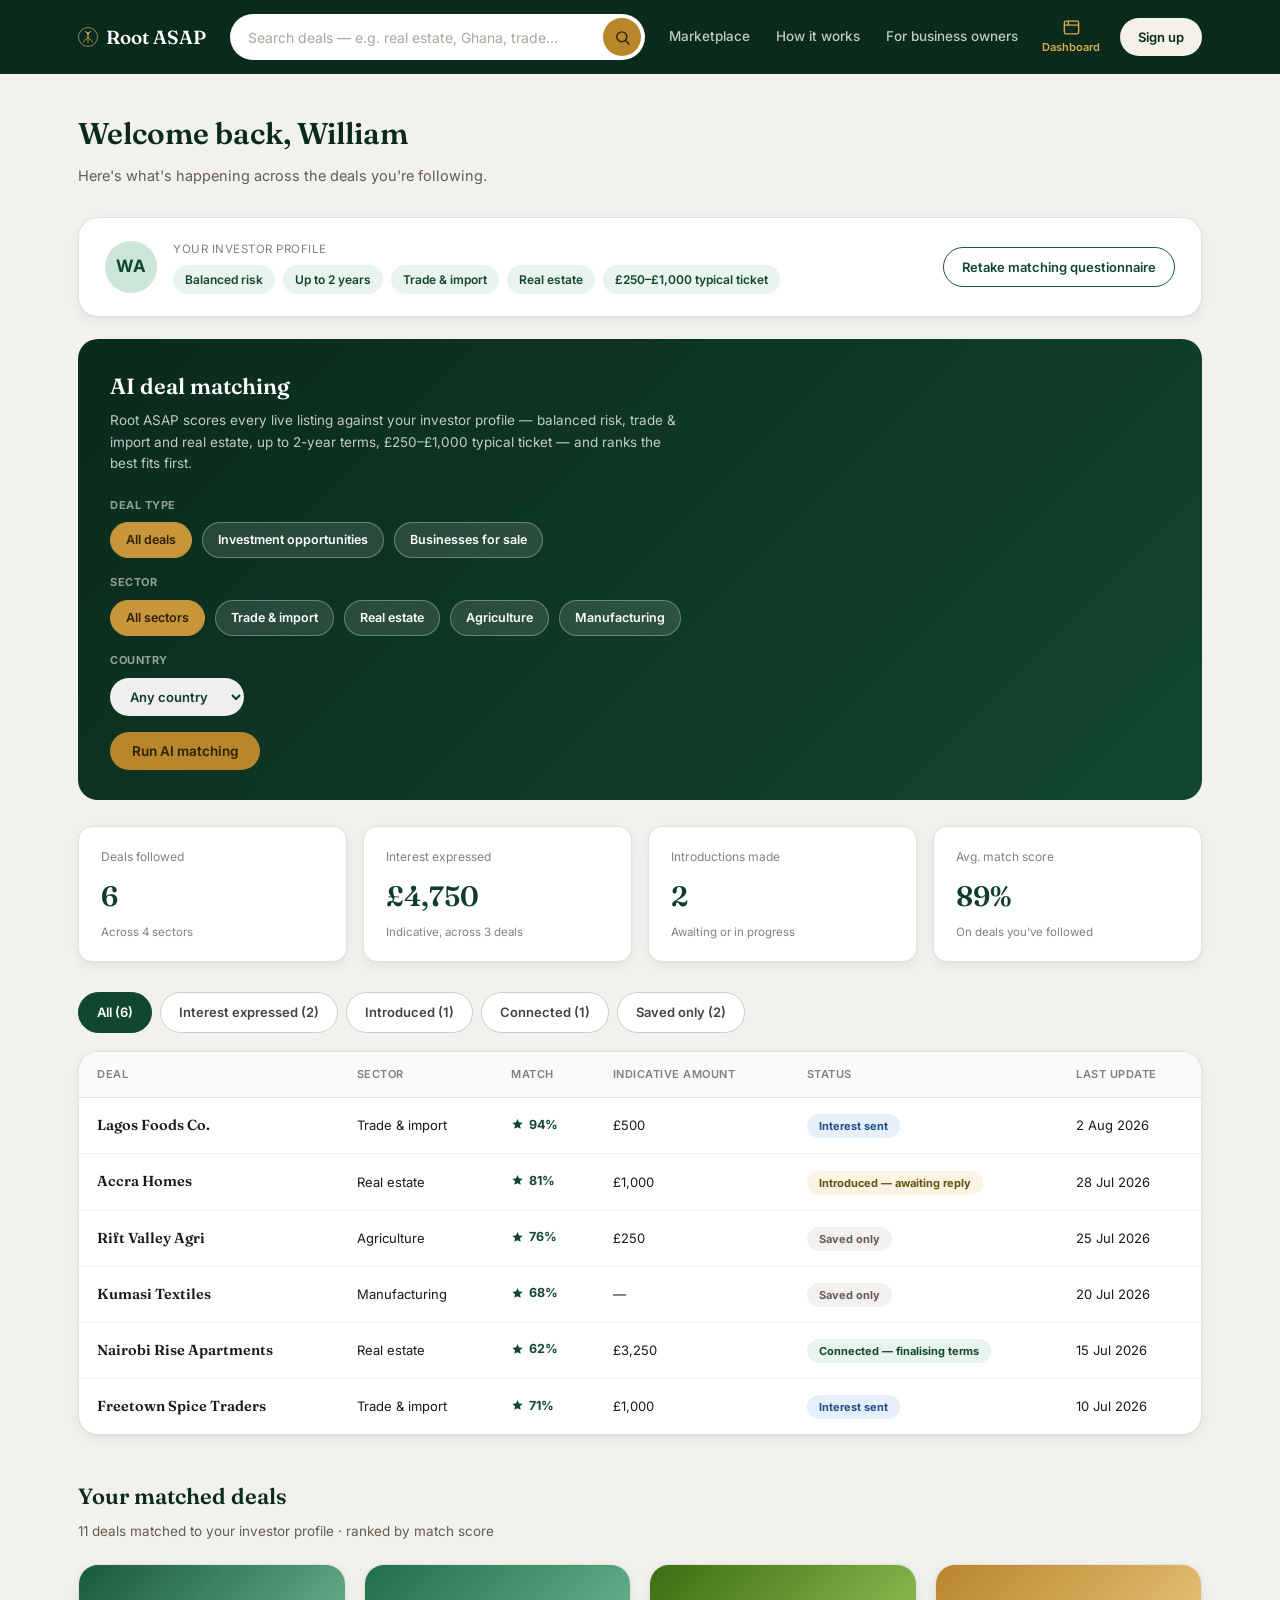
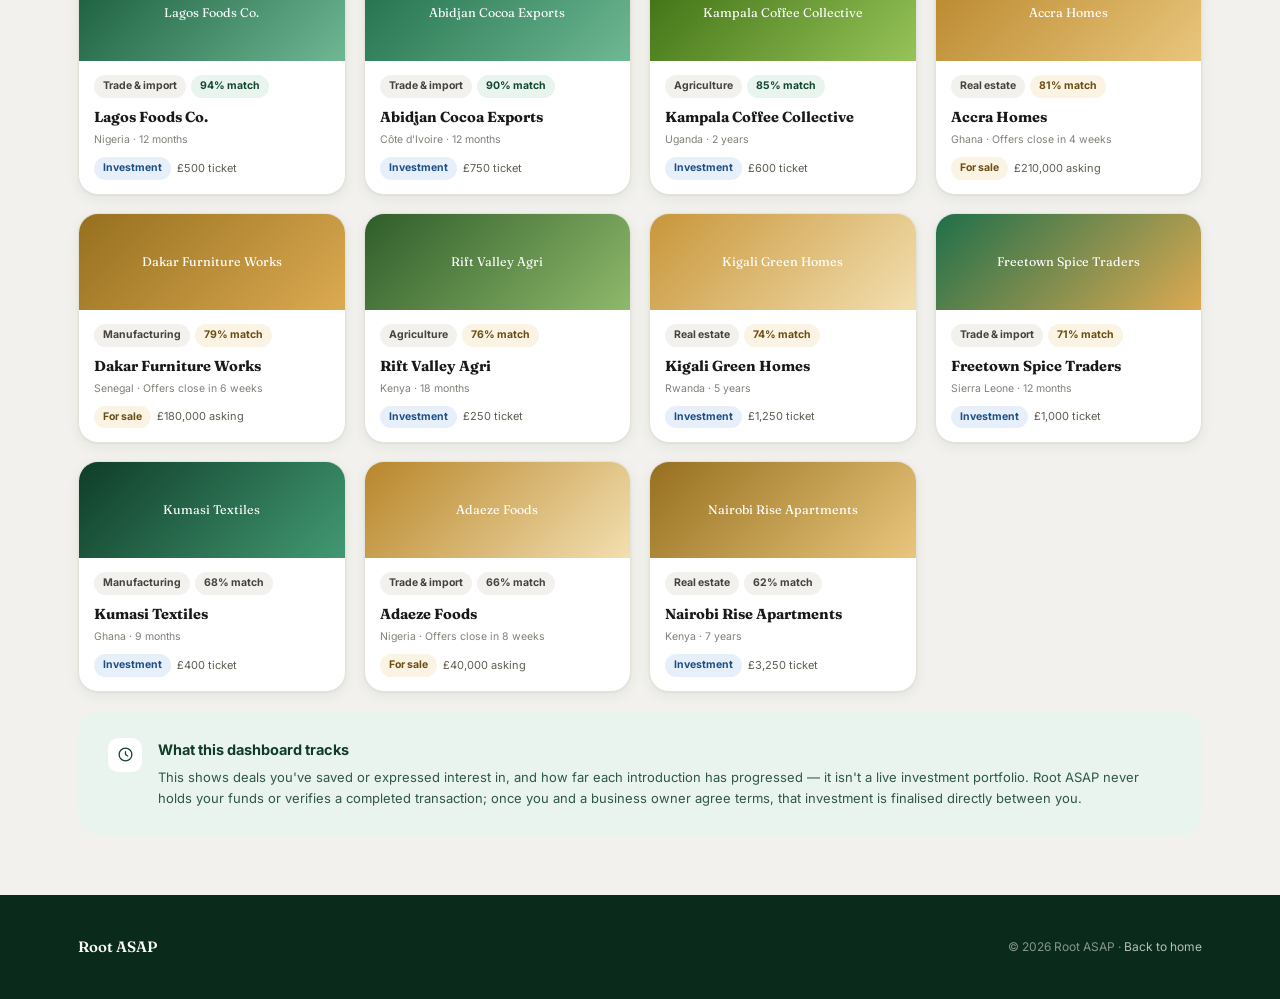
<file: dashboard.html>
<!DOCTYPE html>
<html lang="en">
<head>
<meta charset="UTF-8" />
<meta name="viewport" content="width=device-width, initial-scale=1.0" />
<title>Your dashboard — Root ASAP</title>
<link rel="preconnect" href="https://fonts.googleapis.com">
<link rel="preconnect" href="https://fonts.gstatic.com" crossorigin>
<link href="https://fonts.googleapis.com/css2?family=Fraunces:opsz,wght@9..144,500;9..144,600;9..144,700&family=Inter:wght@400;500;600;700&display=swap" rel="stylesheet">
<link rel="stylesheet" href="notifications.css">
<style>
  :root{
    --green-50:#EAF4EE; --green-100:#CBE6D6; --green-200:#A0D2B8; --green-300:#6FB894;
    --green-400:#429973; --green-500:#1F6F4A; --green-600:#175A3B; --green-700:#12472F;
    --green-800:#0F3D28; --green-900:#0A2A1B;
    --gold-50:#FBF3E3; --gold-100:#F3DFB0; --gold-200:#E9C67D; --gold-300:#DCAA52;
    --gold-400:#C8963A; --gold-500:#B8862B; --gold-600:#96701F; --gold-700:#6B4E12;
    --gray-0:#FFFFFF; --gray-50:#FAFAF8; --gray-100:#F2F1ED; --gray-200:#E4E2DB;
    --gray-300:#CFCDC3; --gray-400:#A9A69A; --gray-500:#83807A; --gray-600:#605D52;
    --gray-700:#45433B; --gray-800:#2E2C27; --gray-900:#1A1917;
    --success:#1F6F4A; --success-bg:#EAF4EE; --success-text:#12472F;
    --warning:#B8862B; --warning-bg:#FBF3E3; --warning-text:#6B4E12;
    --danger:#B03A2E; --danger-bg:#FDECEA; --danger-text:#7A281E;
    --info:#2B6CB8; --info-bg:#E7F0FA; --info-text:#1D4E85;
    --font-display:'Fraunces', Georgia, serif;
    --font-body:'Inter', -apple-system, BlinkMacSystemFont, sans-serif;
    --radius-sm:8px; --radius-md:14px; --radius-lg:20px; --radius-pill:999px;
    --shadow-card:0 1px 2px rgba(15,61,40,0.05), 0 4px 14px rgba(15,61,40,0.06);
  }
  *{box-sizing:border-box; margin:0; padding:0;}
  body{background:var(--gray-100); color:var(--gray-900); font-family:var(--font-body); font-size:14px; line-height:1.6;}
  a{color:inherit; text-decoration:none;}
  .container{max-width:1180px; margin:0 auto; padding:0 28px;}
  .btn{font-family:var(--font-body); font-weight:600; border-radius:var(--radius-pill); border:none; cursor:pointer; display:inline-flex; align-items:center; gap:8px;}
  .btn-primary{background:var(--green-600); color:#fff; padding:11px 22px; font-size:13.5px;}
  .btn-primary:hover{background:var(--green-500);}
  .btn-outline{background:#fff; color:var(--green-700); border:1.5px solid var(--green-600); padding:9px 18px; font-size:13px;}
  .btn-gold{background:var(--gold-500); color:#2E2107; padding:11px 22px; font-size:13.5px;}
  .btn-gold:hover{background:var(--gold-400);}

  /* NAV */
  nav.mainnav{background:var(--green-900); padding:14px 0;}
  nav.mainnav .container{display:flex; align-items:center; gap:24px;}
  .logo{font-family:var(--font-display); font-weight:600; font-size:19px; color:#fff; display:flex; align-items:center; gap:8px; flex-shrink:0;}
  .logo svg{width:20px; height:20px;}
  .search-bar{flex:1; min-width:0; display:flex; align-items:center; background:#fff; border-radius:var(--radius-pill); padding:4px 4px 4px 18px; max-width:640px;}
  .search-bar input{border:none; outline:none; flex:1; min-width:0; font-family:var(--font-body); font-size:14px; padding:9px 0; color:var(--gray-800);}
  .search-bar input::placeholder{color:var(--gray-400);}
  .search-bar button{background:var(--gold-500); border:none; border-radius:var(--radius-pill); width:38px; height:38px; display:flex; align-items:center; justify-content:center; cursor:pointer; color:#2E2107;}
  .search-bar button svg{width:17px; height:17px;}
  .nav-links{display:flex; gap:26px; font-size:13.5px; font-weight:500; color:rgba(255,255,255,0.75); flex-shrink:0;}
  .nav-links a:hover, .nav-links a.active{color:#fff;}
  .nav-icons{display:flex; align-items:center; gap:20px; flex-shrink:0;}
  .nav-icon{display:flex; flex-direction:column; align-items:center; gap:2px; color:rgba(255,255,255,0.85); font-size:11px; font-weight:600;}
  .nav-icon.active{color:var(--gold-300);}
  .nav-icon svg{width:19px; height:19px;}
  .signup-btn{background:#F4F1E9; color:var(--green-900); font-weight:600; font-size:13px; padding:9px 18px; border-radius:var(--radius-pill); white-space:nowrap;}
  .user-chip-wrap{display:none; align-items:center; gap:12px;}
  .user-chip{display:flex; align-items:center; gap:8px; color:#fff; font-size:13px; font-weight:600;}
  .user-avatar{width:28px; height:28px; border-radius:50%; background:var(--gold-400); color:#2E2107; display:flex; align-items:center; justify-content:center; font-size:11px; font-weight:700; flex-shrink:0;}
  .logout-link{font-size:12px; color:rgba(255,255,255,0.6); font-weight:600;}
  .logout-link:hover{color:#fff;}

  /* PAGE HEAD */
  .page-head{padding:36px 0 8px;}
  .page-head h1{font-family:var(--font-display); font-size:30px; font-weight:600; color:var(--green-900);}
  .page-head p{color:var(--gray-600); font-size:14.5px; margin-top:6px;}

  /* PROFILE CARD */
  .profile-card{background:#fff; border:1px solid var(--gray-200); border-radius:var(--radius-lg); padding:22px 26px; margin:22px 0; display:flex; align-items:center; justify-content:space-between; gap:20px; box-shadow:var(--shadow-card); flex-wrap:wrap;}
  .profile-left{display:flex; align-items:center; gap:16px;}
  .avatar-lg{width:52px; height:52px; border-radius:50%; background:var(--green-100); color:var(--green-700); display:flex; align-items:center; justify-content:center; font-weight:700; font-size:17px; flex-shrink:0;}
  .profile-label{font-size:11.5px; color:var(--gray-500); text-transform:uppercase; letter-spacing:0.5px; margin-bottom:6px;}
  .chip-row{display:flex; gap:8px; flex-wrap:wrap;}
  .chip{font-size:12px; font-weight:600; padding:5px 12px; border-radius:999px; background:var(--green-50); color:var(--green-700);}

  /* AI MATCHING PANEL */
  .match-panel{background:linear-gradient(135deg, var(--green-900), var(--green-700)); border-radius:var(--radius-lg); padding:30px 32px; margin-bottom:26px; color:#fff;}
  .match-panel-top{display:flex; justify-content:space-between; align-items:flex-start; gap:24px; flex-wrap:wrap;}
  .match-panel h2{font-family:var(--font-display); font-size:22px; font-weight:600;}
  .match-panel p{color:rgba(255,255,255,0.75); font-size:13.5px; margin-top:6px; max-width:580px;}
  .match-controls-block{margin-top:22px;}
  .match-controls-label{font-size:11px; font-weight:700; text-transform:uppercase; letter-spacing:0.5px; color:rgba(255,255,255,0.55); margin-bottom:8px;}
  .match-controls{display:flex; gap:10px; flex-wrap:wrap; align-items:center; margin-bottom:16px;}
  .match-controls select{border-radius:var(--radius-pill); border:none; padding:10px 16px; font-size:13px; font-family:var(--font-body); font-weight:600; color:var(--green-800);}
  .hub-chip{font-size:12.5px; font-weight:600; padding:7px 15px; border-radius:999px; background:rgba(255,255,255,0.12); border:1.4px solid rgba(255,255,255,0.3); color:#fff; cursor:pointer;}
  .hub-chip.active{background:var(--gold-400); border-color:var(--gold-400); color:#2E2107;}
  .match-run-row{display:flex; align-items:center; gap:14px; margin-top:6px; flex-wrap:wrap;}
  .match-spinner{display:none; align-items:center; gap:8px; font-size:12.5px; color:rgba(255,255,255,0.8);}
  .match-spinner.show{display:flex;}
  .spin{width:14px; height:14px; border:2px solid rgba(255,255,255,0.35); border-top-color:#fff; border-radius:50%; animation:spin 0.8s linear infinite;}
  @keyframes spin{to{transform:rotate(360deg);}}
  .results-meta{font-size:12.5px; color:var(--gray-500); margin-bottom:16px;}
  .badge-invest{background:var(--info-bg); color:var(--info-text);}
  .badge-sale{background:var(--gold-50); color:var(--gold-700);}
  .amount-line{font-size:11px; color:var(--gray-600); display:flex; align-items:center; gap:6px; margin-top:8px;}

  /* METRIC CARDS */
  .metric-grid{display:grid; grid-template-columns:repeat(4,1fr); gap:16px; margin-bottom:30px;}
  .metric-card{background:#fff; border:1px solid var(--gray-200); border-radius:var(--radius-md); padding:20px 22px; box-shadow:var(--shadow-card);}
  .metric-card .label{font-size:12px; color:var(--gray-500); margin-bottom:8px;}
  .metric-card .value{font-family:var(--font-display); font-size:28px; font-weight:600; color:var(--green-800);}
  .metric-card .sub{font-size:11.5px; color:var(--gray-500); margin-top:4px;}

  /* FILTER TABS */
  .filter-tabs{display:flex; gap:8px; margin-bottom:18px; flex-wrap:wrap;}
  .tab{font-size:13px; font-weight:600; padding:9px 18px; border-radius:999px; border:1.4px solid var(--gray-300); background:#fff; color:var(--gray-700); cursor:pointer;}
  .tab.active{background:var(--green-700); border-color:var(--green-700); color:#fff;}

  /* DEAL TABLE */
  .deal-table-wrap{background:#fff; border:1px solid var(--gray-200); border-radius:var(--radius-lg); overflow:hidden; box-shadow:var(--shadow-card); margin-bottom:44px;}
  table.dash{width:100%; border-collapse:collapse; font-size:13px;}
  table.dash th{text-align:left; color:var(--gray-500); font-weight:600; padding:14px 18px; border-bottom:1.5px solid var(--gray-200); font-size:11px; text-transform:uppercase; letter-spacing:0.5px; background:var(--gray-50);}
  table.dash td{padding:16px 18px; border-bottom:1px solid var(--gray-100); vertical-align:middle;}
  table.dash tr:last-child td{border-bottom:none;}
  table.dash tr.dash-row:hover{background:var(--gray-50);}
  .dash-deal-name{font-weight:600; color:var(--gray-900); font-family:var(--font-display); font-size:14.5px;}
  .dash-deal-name a{color:inherit;}
  .dash-deal-name a:hover{color:var(--green-700);}
  .match-pill{display:inline-flex; align-items:center; gap:5px; font-weight:700; font-size:12.5px; color:var(--green-700);}
  .match-pill svg{width:13px; height:13px;}
  .status-badge{font-size:11px; font-weight:700; padding:5px 12px; border-radius:999px; white-space:nowrap;}
  .status-saved{background:var(--gray-100); color:var(--gray-600);}
  .status-sent{background:var(--info-bg); color:var(--info-text);}
  .status-awaiting{background:var(--warning-bg); color:var(--warning-text);}
  .status-connected{background:var(--success-bg); color:var(--success-text);}

  /* RECOMMENDED */
  .section-head{max-width:600px; margin-bottom:22px;}
  .section-head h2{font-family:var(--font-display); font-size:22px; font-weight:600; color:var(--green-900);}
  .section-head p{color:var(--gray-600); font-size:13.5px; margin-top:6px;}
  .deal-grid{display:grid; grid-template-columns:repeat(4,1fr); gap:18px; margin-bottom:20px;}
  .deal-card{display:block; background:#fff; border:1px solid var(--gray-200); border-radius:var(--radius-lg); overflow:hidden; box-shadow:var(--shadow-card); transition:transform .15s ease;}
  .deal-card:hover{transform:translateY(-2px);}
  .deal-card .thumb{height:96px; display:flex; align-items:center; justify-content:center; color:#fff; font-family:var(--font-display); font-size:12.5px; text-align:center; padding:0 12px;}
  .deal-card .body{padding:14px 15px;}
  .badge{font-size:10.5px; font-weight:700; padding:3px 9px; border-radius:999px;}
  .badge-neutral{background:var(--gray-100); color:var(--gray-700);}
  .badge-success{background:var(--success-bg); color:var(--success-text);}
  .badge-warning{background:var(--warning-bg); color:var(--warning-text);}
  .tags{display:flex; gap:5px; margin-bottom:8px; flex-wrap:wrap;}
  .deal-card h4{font-family:var(--font-display); font-size:14.5px; margin-bottom:3px;}
  .deal-card .meta{font-size:10.5px; color:var(--gray-500);}

  /* EXPLAINER */
  .explainer{background:var(--green-50); border-radius:var(--radius-lg); padding:26px 30px; display:flex; gap:16px; align-items:flex-start; margin-bottom:60px;}
  .explainer .icon{width:34px; height:34px; border-radius:10px; background:#fff; color:var(--green-700); display:flex; align-items:center; justify-content:center; flex-shrink:0;}
  .explainer .icon svg{width:17px; height:17px;}
  .explainer h4{font-size:14.5px; color:var(--green-800); margin-bottom:6px;}
  .explainer p{font-size:13px; color:var(--green-800); opacity:0.85; line-height:1.6;}

  footer{background:var(--green-900); padding:40px 0;}
  footer .container{display:flex; justify-content:space-between; align-items:center; color:rgba(255,255,255,0.5); font-size:12px;}
  footer .flogo{font-family:var(--font-display); color:#fff; font-weight:600; font-size:15px;}

  @media (max-width:1000px){
    .metric-grid{grid-template-columns:repeat(2,1fr);}
    .deal-grid{grid-template-columns:repeat(2,1fr);}
    .nav-links{display:none;}
    .profile-card{flex-direction:column; align-items:flex-start;}
    table.dash{display:block; overflow-x:auto; white-space:nowrap;}
  }

  @media (max-width:600px){
    .metric-grid{grid-template-columns:1fr;}
    .deal-grid{grid-template-columns:1fr;}
    .match-controls-block .match-controls{gap:8px;}
    .match-panel{padding:24px 20px;}
    .container{padding:0 18px;}
  }

  @media (max-width:700px){
    nav.mainnav .container{gap:10px;}
    .nav-icons > .nav-icon{display:none;}
  }
  @media (max-width:480px){
    .signup-btn{padding:8px 14px; font-size:12px;}
    #userChipName{display:none;}
  }
</style>
</head>
<body>

<nav class="mainnav">
  <div class="container">
    <a class="logo" href="index.html">
      <svg viewBox="0 0 40 40" fill="none" xmlns="http://www.w3.org/2000/svg">
        <circle cx="20" cy="20" r="19" stroke="#E9C67D" stroke-width="1.2"/>
        <path d="M20 11 L20 22" stroke="#E9C67D" stroke-width="2" stroke-linecap="round"/>
        <path d="M20 14 L15 9" stroke="#E9C67D" stroke-width="2" stroke-linecap="round"/>
        <path d="M20 14 L25 9" stroke="#E9C67D" stroke-width="2" stroke-linecap="round"/>
        <path d="M20 22 C 20 22, 13 24, 11 30" stroke="#B8862B" stroke-width="2" stroke-linecap="round" fill="none"/>
        <path d="M20 22 C 20 22, 20 26, 20 31" stroke="#B8862B" stroke-width="2" stroke-linecap="round" fill="none"/>
        <path d="M20 22 C 20 22, 27 24, 29 30" stroke="#B8862B" stroke-width="2" stroke-linecap="round" fill="none"/>
      </svg>
      Root ASAP
    </a>
    <div class="search-bar">
      <input type="text" placeholder="Search deals — e.g. real estate, Ghana, trade..." />
      <button aria-label="Search"><svg viewBox="0 0 24 24" fill="none" stroke="currentColor" stroke-width="2"><circle cx="11" cy="11" r="7"/><path d="M21 21l-4.3-4.3" stroke-linecap="round"/></svg></button>
    </div>
    <div class="nav-links">
      <a href="index.html#browse">Marketplace</a>
      <a href="index.html#how">How it works</a>
      <a href="business-dashboard.html">For business owners</a>
    </div>
    <button class="nav-hamburger" id="navHamburger" aria-label="Menu" type="button"><svg viewBox="0 0 24 24" fill="none" stroke="currentColor" stroke-width="2"><path d="M3 6h18M3 12h18M3 18h18" stroke-linecap="round"/></svg></button>
    <div class="nav-icons">
      <a class="nav-icon active" href="dashboard.html"><svg viewBox="0 0 24 24" fill="none" stroke="currentColor" stroke-width="1.7"><rect x="3" y="4" width="18" height="16" rx="2"/><path d="M3 9h18M8 4v5" stroke-linecap="round"/></svg>Dashboard</a>
      <div class="notif-bell-wrap" id="notifBellWrap"></div>
      <a class="signup-btn" href="auth.html" id="signupBtn">Sign up</a>
      <div class="user-chip-wrap" id="userChipWrap">
        <a class="user-chip" id="userChipLink" href="dashboard.html"><span class="user-avatar" id="userAvatarInitials">--</span><span id="userChipName">Name</span></a>
        <a class="logout-link" id="logoutLink" href="#">Log out</a>
      </div>
    </div>
  </div>
</nav>

<div class="container">

  <div class="page-head">
    <h1>Welcome back, <span id="welcomeName">William</span></h1>
    <p>Here's what's happening across the deals you're following.</p>
  </div>

  <div class="profile-card">
    <div class="profile-left">
      <div class="avatar-lg">WA</div>
      <div>
        <div class="profile-label">Your investor profile</div>
        <div class="chip-row">
          <span class="chip">Balanced risk</span>
          <span class="chip">Up to 2 years</span>
          <span class="chip">Trade &amp; import</span>
          <span class="chip">Real estate</span>
          <span class="chip">£250–£1,000 typical ticket</span>
        </div>
      </div>
    </div>
    <a class="btn btn-outline" href="#" data-modal-open="investorProfileModal">Retake matching questionnaire</a>
  </div>

  <div class="modal-overlay" id="investorProfileModal" role="dialog" aria-modal="true" aria-label="Retake matching questionnaire">
    <div class="modal-card">
      <button type="button" class="modal-close" aria-label="Close"><svg viewBox="0 0 24 24" fill="none" stroke="currentColor" stroke-width="2"><path d="M6 6l12 12M18 6L6 18" stroke-linecap="round"/></svg></button>
      <h3>Retake matching questionnaire</h3>
      <p class="modal-intro">These answers power your AI deal matching. Update them any time your investing preferences change — your previous answers are shown below.</p>
      <div class="modal-form-grid">
        <div class="modal-field">
          <label>Risk tolerance</label>
          <select id="qRisk">
            <option value="cautious">Cautious</option>
            <option value="balanced">Balanced</option>
            <option value="growth">Growth-focused</option>
          </select>
        </div>
        <div class="modal-field">
          <label>Preferred investment term</label>
          <select id="qTerm">
            <option value="6m">Up to 6 months</option>
            <option value="12m">Up to 12 months</option>
            <option value="18m">Up to 18 months</option>
            <option value="2y">Up to 2 years</option>
            <option value="5y">Up to 5 years</option>
          </select>
        </div>
        <div class="modal-field full">
          <label>Sectors of interest</label>
          <div class="modal-chip-select" id="qSectors">
            <span class="mchip" data-value="trade">Trade &amp; import</span>
            <span class="mchip" data-value="realestate">Real estate</span>
            <span class="mchip" data-value="agriculture">Agriculture</span>
            <span class="mchip" data-value="manufacturing">Manufacturing</span>
          </div>
        </div>
        <div class="modal-field full">
          <label>Typical ticket size</label>
          <select id="qTicket">
            <option value="250-1000">£250–£1,000</option>
            <option value="1000-5000">£1,000–£5,000</option>
            <option value="5000-10000">£5,000–£10,000</option>
            <option value="10000plus">£10,000+</option>
          </select>
        </div>
      </div>
      <div class="modal-actions">
        <span class="modal-save-msg" id="qSaveMsg"><svg viewBox="0 0 24 24" fill="none" stroke="currentColor" stroke-width="2" width="14" height="14"><path d="M20 6L9 17l-5-5" stroke-linecap="round" stroke-linejoin="round"/></svg>Saved</span>
        <button type="button" class="btn btn-outline modal-close">Cancel</button>
        <button type="button" class="btn btn-primary" id="qSaveBtn">Save profile</button>
      </div>
    </div>
  </div>

  <div class="match-panel">
    <div class="match-panel-top">
      <div>
        <h2>AI deal matching</h2>
        <p>Root ASAP scores every live listing against your investor profile — balanced risk, trade &amp; import and real estate, up to 2-year terms, £250–£1,000 typical ticket — and ranks the best fits first.</p>
      </div>
    </div>
    <div class="match-controls-block">
      <div class="match-controls-label">Deal type</div>
      <div class="match-controls" id="typeChips">
        <span class="hub-chip active" data-type="all">All deals</span>
        <span class="hub-chip" data-type="investment">Investment opportunities</span>
        <span class="hub-chip" data-type="sale">Businesses for sale</span>
      </div>
      <div class="match-controls-label">Sector</div>
      <div class="match-controls" id="sectorChips">
        <span class="hub-chip active" data-sector="all">All sectors</span>
        <span class="hub-chip" data-sector="trade">Trade &amp; import</span>
        <span class="hub-chip" data-sector="realestate">Real estate</span>
        <span class="hub-chip" data-sector="agriculture">Agriculture</span>
        <span class="hub-chip" data-sector="manufacturing">Manufacturing</span>
      </div>
      <div class="match-controls-label">Country</div>
      <div class="match-controls">
        <select id="countrySelect">
          <option value="all">Any country</option>
          <option value="nigeria">Nigeria</option>
          <option value="ghana">Ghana</option>
          <option value="kenya">Kenya</option>
          <option value="senegal">Senegal</option>
          <option value="rwanda">Rwanda</option>
          <option value="uganda">Uganda</option>
          <option value="cotedivoire">Côte d'Ivoire</option>
          <option value="sierraleone">Sierra Leone</option>
        </select>
      </div>
    </div>
    <div class="match-run-row">
      <button class="btn btn-gold" id="runMatchBtn">Run AI matching</button>
      <div class="match-spinner" id="matchSpinner"><span class="spin"></span> Scanning the marketplace for your best matches…</div>
    </div>
  </div>

  <div class="metric-grid">
    <div class="metric-card">
      <div class="label">Deals followed</div>
      <div class="value">6</div>
      <div class="sub">Across 4 sectors</div>
    </div>
    <div class="metric-card">
      <div class="label">Interest expressed</div>
      <div class="value">£4,750</div>
      <div class="sub">Indicative, across 3 deals</div>
    </div>
    <div class="metric-card">
      <div class="label">Introductions made</div>
      <div class="value">2</div>
      <div class="sub">Awaiting or in progress</div>
    </div>
    <div class="metric-card">
      <div class="label">Avg. match score</div>
      <div class="value">89%</div>
      <div class="sub">On deals you've followed</div>
    </div>
  </div>

  <div class="filter-tabs">
    <span class="tab active" data-filter="all">All (6)</span>
    <span class="tab" data-filter="sent">Interest expressed (2)</span>
    <span class="tab" data-filter="awaiting">Introduced (1)</span>
    <span class="tab" data-filter="connected">Connected (1)</span>
    <span class="tab" data-filter="saved">Saved only (2)</span>
  </div>

  <div class="deal-table-wrap">
    <table class="dash">
      <tr>
        <th>Deal</th>
        <th>Sector</th>
        <th>Match</th>
        <th>Indicative amount</th>
        <th>Status</th>
        <th>Last update</th>
      </tr>
      <tr class="dash-row" data-status="sent">
        <td class="dash-deal-name"><a href="deal.html">Lagos Foods Co.</a></td>
        <td>Trade &amp; import</td>
        <td><span class="match-pill"><svg viewBox="0 0 24 24" fill="currentColor"><path d="M12 2l2.9 6.1 6.6.7-4.9 4.6 1.3 6.5L12 16.9l-5.9 3 1.3-6.5-4.9-4.6 6.6-.7z"/></svg>94%</span></td>
        <td>£500</td>
        <td><span class="status-badge status-sent">Interest sent</span></td>
        <td>2 Aug 2026</td>
      </tr>
      <tr class="dash-row" data-status="awaiting">
        <td class="dash-deal-name"><a href="deal.html">Accra Homes</a></td>
        <td>Real estate</td>
        <td><span class="match-pill"><svg viewBox="0 0 24 24" fill="currentColor"><path d="M12 2l2.9 6.1 6.6.7-4.9 4.6 1.3 6.5L12 16.9l-5.9 3 1.3-6.5-4.9-4.6 6.6-.7z"/></svg>81%</span></td>
        <td>£1,000</td>
        <td><span class="status-badge status-awaiting">Introduced — awaiting reply</span></td>
        <td>28 Jul 2026</td>
      </tr>
      <tr class="dash-row" data-status="saved">
        <td class="dash-deal-name"><a href="deal.html">Rift Valley Agri</a></td>
        <td>Agriculture</td>
        <td><span class="match-pill"><svg viewBox="0 0 24 24" fill="currentColor"><path d="M12 2l2.9 6.1 6.6.7-4.9 4.6 1.3 6.5L12 16.9l-5.9 3 1.3-6.5-4.9-4.6 6.6-.7z"/></svg>76%</span></td>
        <td>£250</td>
        <td><span class="status-badge status-saved">Saved only</span></td>
        <td>25 Jul 2026</td>
      </tr>
      <tr class="dash-row" data-status="saved">
        <td class="dash-deal-name"><a href="deal.html">Kumasi Textiles</a></td>
        <td>Manufacturing</td>
        <td><span class="match-pill"><svg viewBox="0 0 24 24" fill="currentColor"><path d="M12 2l2.9 6.1 6.6.7-4.9 4.6 1.3 6.5L12 16.9l-5.9 3 1.3-6.5-4.9-4.6 6.6-.7z"/></svg>68%</span></td>
        <td>—</td>
        <td><span class="status-badge status-saved">Saved only</span></td>
        <td>20 Jul 2026</td>
      </tr>
      <tr class="dash-row" data-status="connected">
        <td class="dash-deal-name"><a href="deal.html">Nairobi Rise Apartments</a></td>
        <td>Real estate</td>
        <td><span class="match-pill"><svg viewBox="0 0 24 24" fill="currentColor"><path d="M12 2l2.9 6.1 6.6.7-4.9 4.6 1.3 6.5L12 16.9l-5.9 3 1.3-6.5-4.9-4.6 6.6-.7z"/></svg>62%</span></td>
        <td>£3,250</td>
        <td><span class="status-badge status-connected">Connected — finalising terms</span></td>
        <td>15 Jul 2026</td>
      </tr>
      <tr class="dash-row" data-status="sent">
        <td class="dash-deal-name"><a href="deal.html">Freetown Spice Traders</a></td>
        <td>Trade &amp; import</td>
        <td><span class="match-pill"><svg viewBox="0 0 24 24" fill="currentColor"><path d="M12 2l2.9 6.1 6.6.7-4.9 4.6 1.3 6.5L12 16.9l-5.9 3 1.3-6.5-4.9-4.6 6.6-.7z"/></svg>71%</span></td>
        <td>£1,000</td>
        <td><span class="status-badge status-sent">Interest sent</span></td>
        <td>10 Jul 2026</td>
      </tr>
    </table>
  </div>

  <div class="section-head">
    <h2>Your matched deals</h2>
    <p class="results-meta" id="resultsMeta" style="margin-top:6px;">Matched to your investor profile · ranked by match score</p>
  </div>
  <div class="deal-grid" id="dealGrid"></div>

  <div class="explainer">
    <div class="icon"><svg viewBox="0 0 24 24" fill="none" stroke="currentColor" stroke-width="1.8"><circle cx="12" cy="12" r="9"/><path d="M12 8v4l3 2" stroke-linecap="round" stroke-linejoin="round"/></svg></div>
    <div>
      <h4>What this dashboard tracks</h4>
      <p>This shows deals you've saved or expressed interest in, and how far each introduction has progressed — it isn't a live investment portfolio. Root ASAP never holds your funds or verifies a completed transaction; once you and a business owner agree terms, that investment is finalised directly between you.</p>
    </div>
  </div>

</div>

<footer>
  <div class="container">
    <span class="flogo">Root ASAP</span>
    <span>© 2026 Root ASAP · <a href="index.html" style="color:rgba(255,255,255,0.7);">Back to home</a></span>
  </div>
</footer>

<script>
(function(){
  var session = null;
  try { session = JSON.parse(localStorage.getItem('rootasap_session')); } catch(e){}
  if(session && session.name){
    var signupBtn = document.getElementById('signupBtn');
    var chipWrap = document.getElementById('userChipWrap');
    var chipLink = document.getElementById('userChipLink');
    var avatarEl = document.getElementById('userAvatarInitials');
    var nameEl = document.getElementById('userChipName');
    var logoutLink = document.getElementById('logoutLink');
    var welcomeEl = document.getElementById('welcomeName');
    var dashboardUrl = session.role === 'business' ? 'business-dashboard.html' : (session.role === 'broker' ? 'broker-dashboard.html' : 'dashboard.html');
    var displayName = session.name;
    if(signupBtn) signupBtn.style.display = 'none';
    if(chipWrap) chipWrap.style.display = 'flex';
    var initials = displayName.split(' ').map(function(p){ return p[0]; }).join('').slice(0,2).toUpperCase();
    if(avatarEl) avatarEl.textContent = initials;
    if(nameEl) nameEl.textContent = displayName.split(' ')[0];
    if(chipLink) chipLink.setAttribute('href', dashboardUrl);
    if(welcomeEl) welcomeEl.textContent = displayName.split(' ')[0];
    if(logoutLink) logoutLink.addEventListener('click', function(e){
      e.preventDefault();
      localStorage.removeItem('rootasap_session');
      window.location.href = 'index.html';
    });
  }
})();

(function(){
  var tabs = document.querySelectorAll('.tab');
  var rows = document.querySelectorAll('.dash-row');
  tabs.forEach(function(tab){
    tab.addEventListener('click', function(){
      tabs.forEach(function(t){ t.classList.remove('active'); });
      tab.classList.add('active');
      var filter = tab.getAttribute('data-filter');
      rows.forEach(function(row){
        row.style.display = (filter === 'all' || row.getAttribute('data-status') === filter) ? '' : 'none';
      });
    });
  });
})();

(function(){
  // AI deal matching — matches marketplace listings against the investor's saved profile
  var deals = [
    {name:'Lagos Foods Co.', sector:'trade', sectorLabel:'Trade & import', country:'nigeria', countryLabel:'Nigeria', type:'investment', score:94, amount:'£500 ticket', term:'12 months', link:'deal.html', gradient:'linear-gradient(135deg, var(--green-600), var(--green-300))'},
    {name:'Abidjan Cocoa Exports', sector:'trade', sectorLabel:'Trade & import', country:'cotedivoire', countryLabel:"Côte d'Ivoire", type:'investment', score:90, amount:'£750 ticket', term:'12 months', link:'deal.html', gradient:'linear-gradient(135deg, var(--green-500), var(--green-300))'},
    {name:'Kampala Coffee Collective', sector:'agriculture', sectorLabel:'Agriculture', country:'uganda', countryLabel:'Uganda', type:'investment', score:85, amount:'£600 ticket', term:'2 years', link:'deal.html', gradient:'linear-gradient(135deg, #3B6D11, #97C459)'},
    {name:'Accra Homes', sector:'realestate', sectorLabel:'Real estate', country:'ghana', countryLabel:'Ghana', type:'sale', score:81, amount:'£210,000 asking', term:'Offers close in 4 weeks', link:'deal-sale.html', gradient:'linear-gradient(135deg, var(--gold-500), var(--gold-200))'},
    {name:'Dakar Furniture Works', sector:'manufacturing', sectorLabel:'Manufacturing', country:'senegal', countryLabel:'Senegal', type:'sale', score:79, amount:'£180,000 asking', term:'Offers close in 6 weeks', link:'deal-sale.html', gradient:'linear-gradient(135deg, var(--gold-600), var(--gold-300))'},
    {name:'Kigali Green Homes', sector:'realestate', sectorLabel:'Real estate', country:'rwanda', countryLabel:'Rwanda', type:'investment', score:74, amount:'£1,250 ticket', term:'5 years', link:'deal.html', gradient:'linear-gradient(135deg, var(--gold-400), var(--gold-100))'},
    {name:'Rift Valley Agri', sector:'agriculture', sectorLabel:'Agriculture', country:'kenya', countryLabel:'Kenya', type:'investment', score:76, amount:'£250 ticket', term:'18 months', link:'deal.html', gradient:'linear-gradient(135deg, #2F5D2A, #8FB96B)'},
    {name:'Freetown Spice Traders', sector:'trade', sectorLabel:'Trade & import', country:'sierraleone', countryLabel:'Sierra Leone', type:'investment', score:71, amount:'£1,000 ticket', term:'12 months', link:'deal.html', gradient:'linear-gradient(135deg, var(--green-500), var(--gold-300))'},
    {name:'Kumasi Textiles', sector:'manufacturing', sectorLabel:'Manufacturing', country:'ghana', countryLabel:'Ghana', type:'investment', score:68, amount:'£400 ticket', term:'9 months', link:'deal.html', gradient:'linear-gradient(135deg, var(--green-800), var(--green-400))'},
    {name:'Adaeze Foods', sector:'trade', sectorLabel:'Trade & import', country:'nigeria', countryLabel:'Nigeria', type:'sale', score:66, amount:'£40,000 asking', term:'Offers close in 8 weeks', link:'deal-sale.html', gradient:'linear-gradient(135deg, var(--gold-500), var(--gold-100))'},
    {name:'Nairobi Rise Apartments', sector:'realestate', sectorLabel:'Real estate', country:'kenya', countryLabel:'Kenya', type:'investment', score:62, amount:'£3,250 ticket', term:'7 years', link:'deal.html', gradient:'linear-gradient(135deg, var(--gold-600), var(--gold-200))'}
  ];

  var typeChips = document.querySelectorAll('#typeChips .hub-chip');
  var sectorChips = document.querySelectorAll('#sectorChips .hub-chip');
  var countrySelect = document.getElementById('countrySelect');
  var runBtn = document.getElementById('runMatchBtn');
  var spinner = document.getElementById('matchSpinner');
  var dealGrid = document.getElementById('dealGrid');
  var resultsMeta = document.getElementById('resultsMeta');
  var activeType = 'all';
  var activeSector = 'all';

  function scoreBadgeClass(score){
    return score >= 85 ? 'badge-success' : (score >= 70 ? 'badge-warning' : 'badge-neutral');
  }

  function applyFilters(){
    var country = countrySelect.value;
    return deals.filter(function(d){
      return (activeType === 'all' || d.type === activeType) &&
             (activeSector === 'all' || d.sector === activeSector) &&
             (country === 'all' || d.country === country);
    }).sort(function(a,b){ return b.score - a.score; });
  }

  function renderDeals(list){
    dealGrid.innerHTML = '';
    list.forEach(function(d){
      var a = document.createElement('a');
      a.className = 'deal-card';
      a.href = d.link;
      a.innerHTML =
        '<div class="thumb" style="background:' + d.gradient + ';">' + d.name + '</div>' +
        '<div class="body">' +
          '<div class="tags"><span class="badge badge-neutral">' + d.sectorLabel + '</span><span class="badge ' + scoreBadgeClass(d.score) + '">' + d.score + '% match</span></div>' +
          '<h4>' + d.name + '</h4>' +
          '<div class="meta">' + d.countryLabel + ' · ' + d.term + '</div>' +
          '<div class="amount-line"><span class="badge ' + (d.type === 'sale' ? 'badge-sale' : 'badge-invest') + '">' + (d.type === 'sale' ? 'For sale' : 'Investment') + '</span>' + d.amount + '</div>' +
        '</div>';
      dealGrid.appendChild(a);
    });
    var filtered = activeType !== 'all' || activeSector !== 'all' || countrySelect.value !== 'all';
    resultsMeta.textContent = list.length + (list.length === 1 ? ' deal matched' : ' deals matched') + ' to your investor profile · ranked by match score' + (filtered ? ' · filters applied' : '');
  }

  typeChips.forEach(function(chip){
    chip.addEventListener('click', function(){
      typeChips.forEach(function(c){ c.classList.remove('active'); });
      chip.classList.add('active');
      activeType = chip.getAttribute('data-type');
    });
  });
  sectorChips.forEach(function(chip){
    chip.addEventListener('click', function(){
      sectorChips.forEach(function(c){ c.classList.remove('active'); });
      chip.classList.add('active');
      activeSector = chip.getAttribute('data-sector');
    });
  });

  runBtn.addEventListener('click', function(){
    spinner.classList.add('show');
    runBtn.disabled = true;
    setTimeout(function(){
      spinner.classList.remove('show');
      runBtn.disabled = false;
      var matched = applyFilters();
      renderDeals(matched);
      document.getElementById('dealGrid').scrollIntoView({behavior:'smooth', block:'start'});
      if(window.RootASAPNotify){
        window.RootASAPNotify.push({
          type: 'match',
          title: 'AI matching complete',
          message: matched.length + (matched.length === 1 ? ' deal matches' : ' deals match') + ' your investor profile.'
        });
      }
    }, 1200);
  });

  // initial render on page load
  renderDeals(applyFilters());
})();

(function(){
  var STORAGE_KEY = 'rootasap_investor_profile';
  var RISK_LABELS = {cautious:'Cautious', balanced:'Balanced risk', growth:'Growth-focused'};
  var TERM_LABELS = {'6m':'Up to 6 months', '12m':'Up to 12 months', '18m':'Up to 18 months', '2y':'Up to 2 years', '5y':'Up to 5 years'};
  var SECTOR_LABELS = {trade:'Trade & import', realestate:'Real estate', agriculture:'Agriculture', manufacturing:'Manufacturing'};
  var TICKET_LABELS = {'250-1000':'£250–£1,000 typical ticket', '1000-5000':'£1,000–£5,000 typical ticket', '5000-10000':'£5,000–£10,000 typical ticket', '10000plus':'£10,000+ typical ticket'};
  var defaults = { risk:'balanced', term:'2y', sectors:['trade','realestate'], ticket:'250-1000' };

  function loadProfile(){
    try {
      var saved = JSON.parse(localStorage.getItem(STORAGE_KEY));
      if(saved && saved.risk) return saved;
    } catch(e){}
    return defaults;
  }

  function renderChips(profile){
    var chipRow = document.querySelector('.profile-card .chip-row');
    if(!chipRow) return;
    var sectorChips = profile.sectors.map(function(s){ return '<span class="chip">' + SECTOR_LABELS[s] + '</span>'; }).join('');
    chipRow.innerHTML =
      '<span class="chip">' + RISK_LABELS[profile.risk] + '</span>' +
      '<span class="chip">' + TERM_LABELS[profile.term] + '</span>' +
      sectorChips +
      '<span class="chip">' + TICKET_LABELS[profile.ticket] + '</span>';
  }

  function populateForm(profile){
    var riskEl = document.getElementById('qRisk');
    var termEl = document.getElementById('qTerm');
    var ticketEl = document.getElementById('qTicket');
    if(riskEl) riskEl.value = profile.risk;
    if(termEl) termEl.value = profile.term;
    if(ticketEl) ticketEl.value = profile.ticket;
    document.querySelectorAll('#qSectors .mchip').forEach(function(chip){
      chip.classList.toggle('selected', profile.sectors.indexOf(chip.getAttribute('data-value')) !== -1);
    });
  }

  var profile = loadProfile();
  renderChips(profile);
  populateForm(profile);

  document.querySelectorAll('#qSectors .mchip').forEach(function(chip){
    chip.addEventListener('click', function(){ chip.classList.toggle('selected'); });
  });

  var saveBtn = document.getElementById('qSaveBtn');
  var saveMsg = document.getElementById('qSaveMsg');
  if(saveBtn){
    saveBtn.addEventListener('click', function(){
      var selectedSectors = Array.prototype.slice.call(document.querySelectorAll('#qSectors .mchip.selected')).map(function(c){ return c.getAttribute('data-value'); });
      if(selectedSectors.length === 0) selectedSectors = [defaults.sectors[0]];
      profile = {
        risk: document.getElementById('qRisk').value,
        term: document.getElementById('qTerm').value,
        sectors: selectedSectors,
        ticket: document.getElementById('qTicket').value
      };
      try { localStorage.setItem(STORAGE_KEY, JSON.stringify(profile)); } catch(e){}
      renderChips(profile);
      if(saveMsg){
        saveMsg.classList.add('show');
        setTimeout(function(){ saveMsg.classList.remove('show'); }, 2200);
      }
      if(window.RootASAPNotify){
        window.RootASAPNotify.push({
          type: 'system',
          title: 'Matching profile updated',
          message: 'Your investor questionnaire answers were saved — your AI matches will refresh to reflect them.'
        });
      }
    });
  }
})();
</script>
<script src="notifications.js"></script>


</body>
</html>
</file>
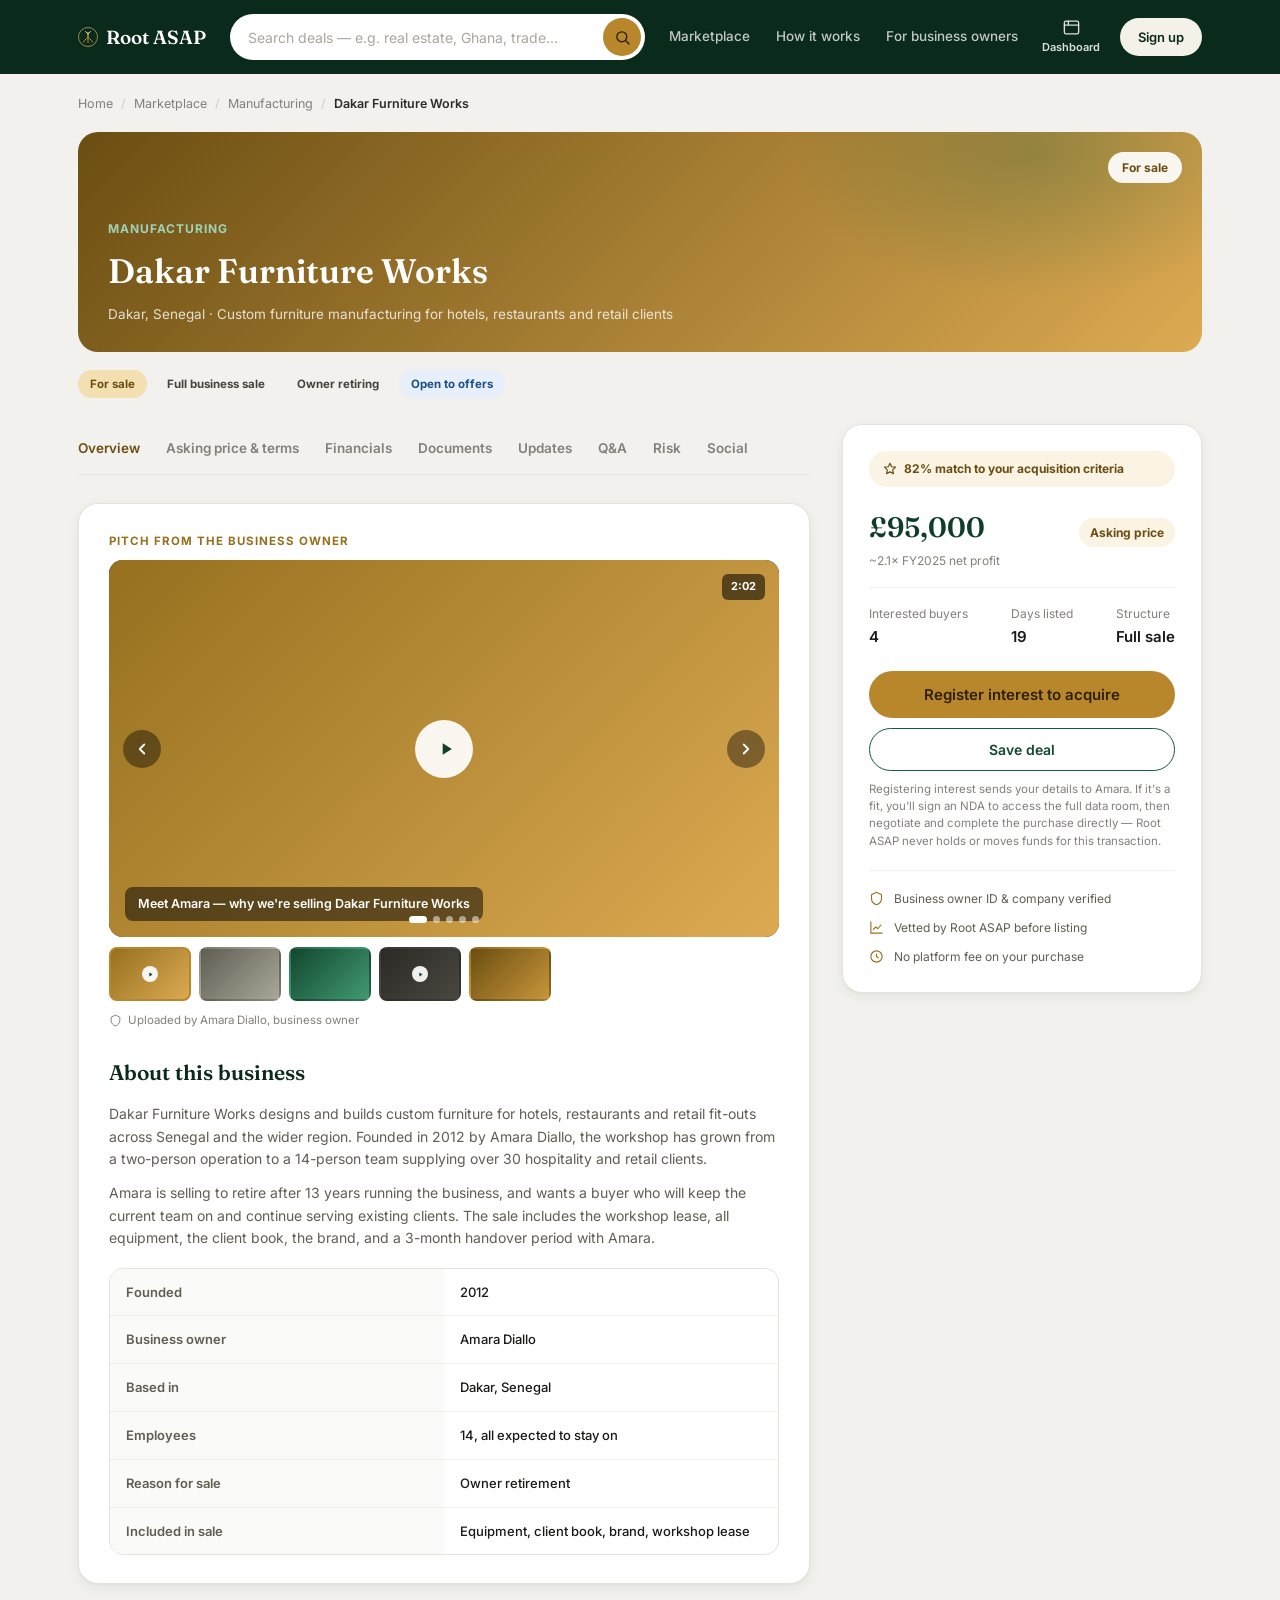
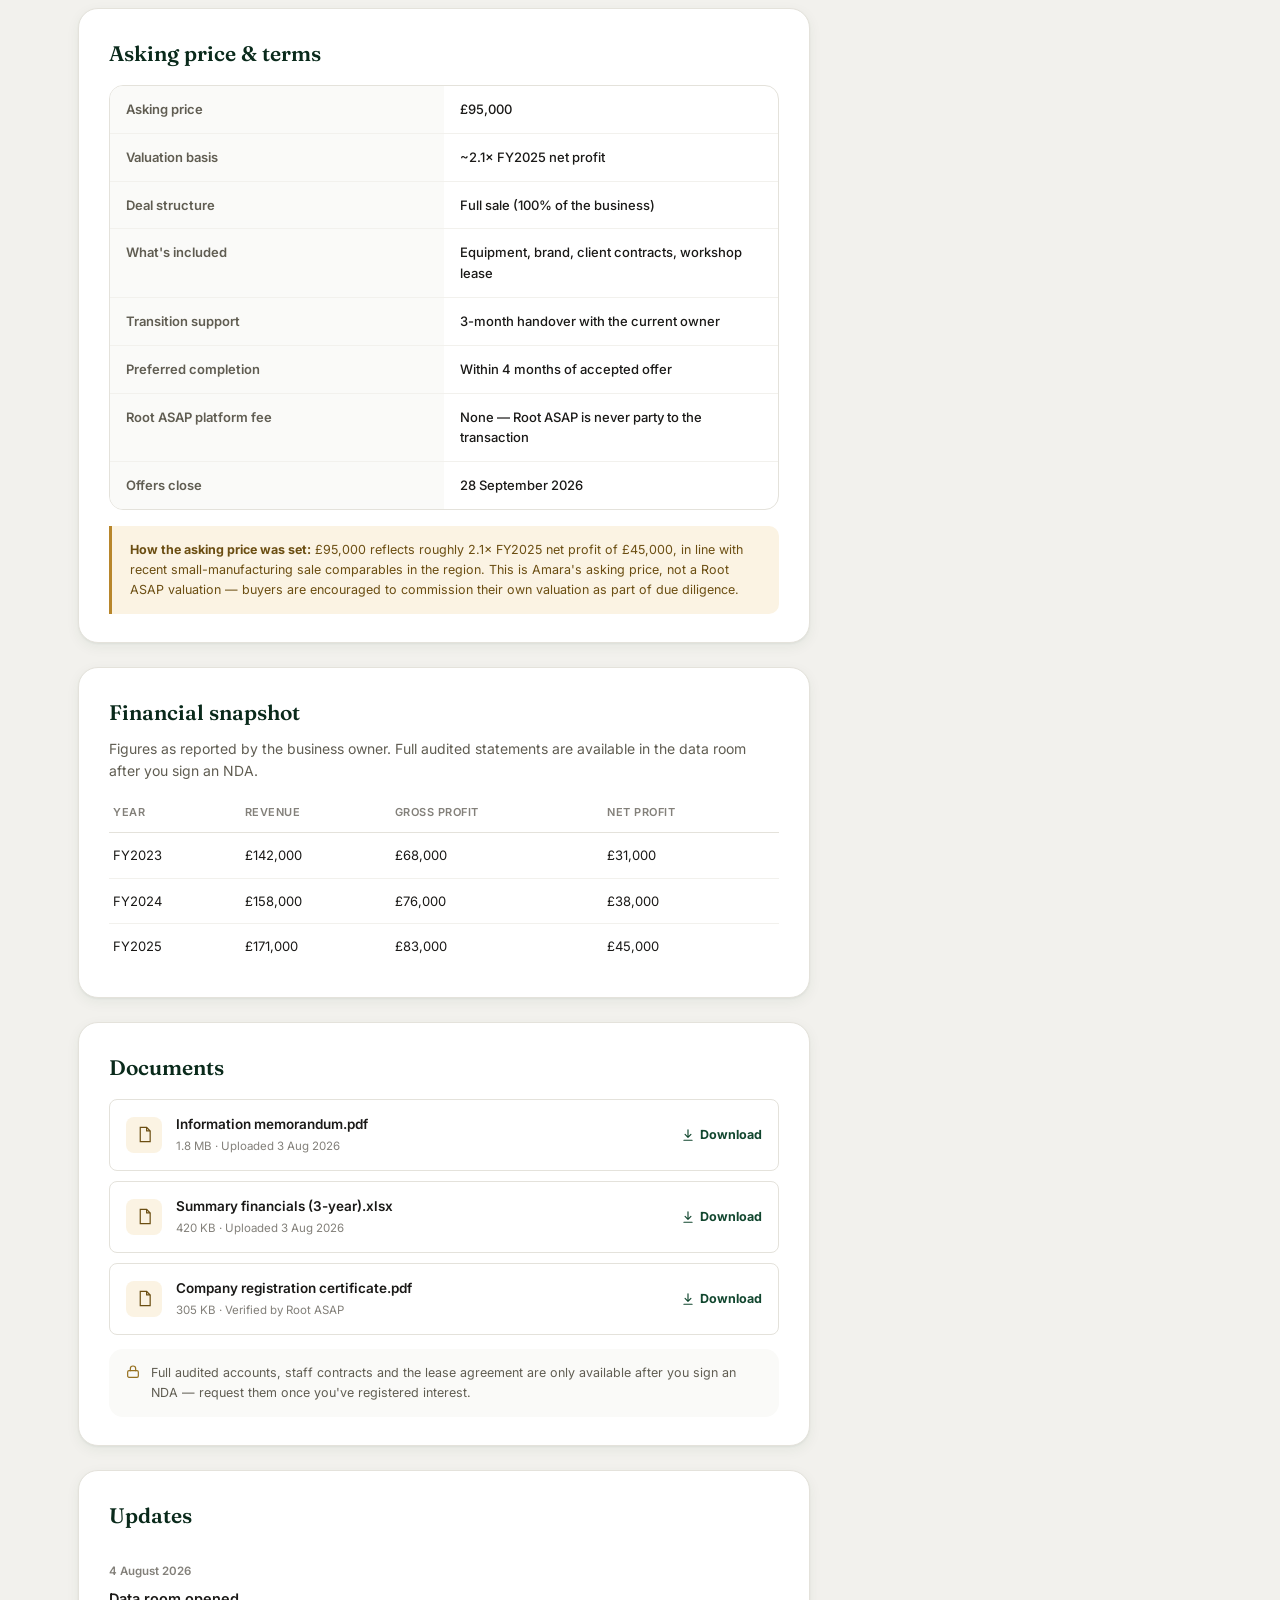
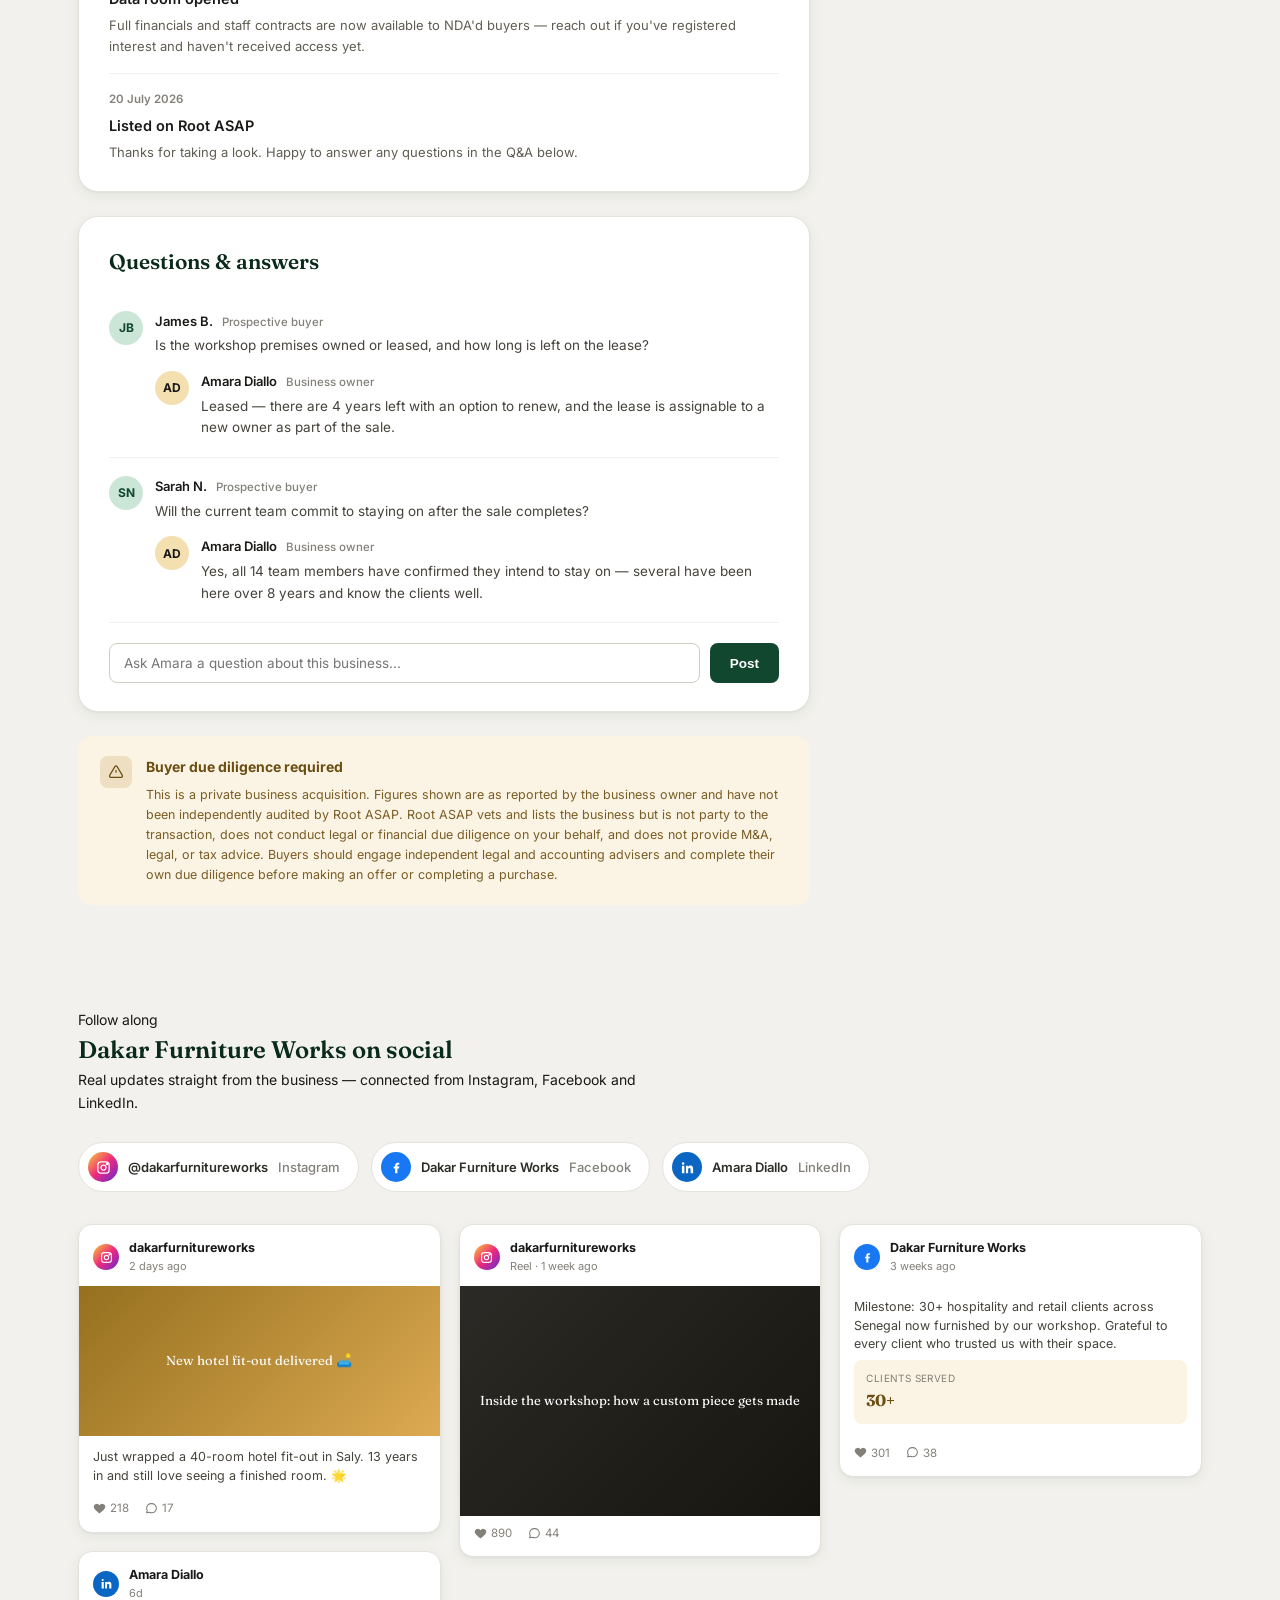
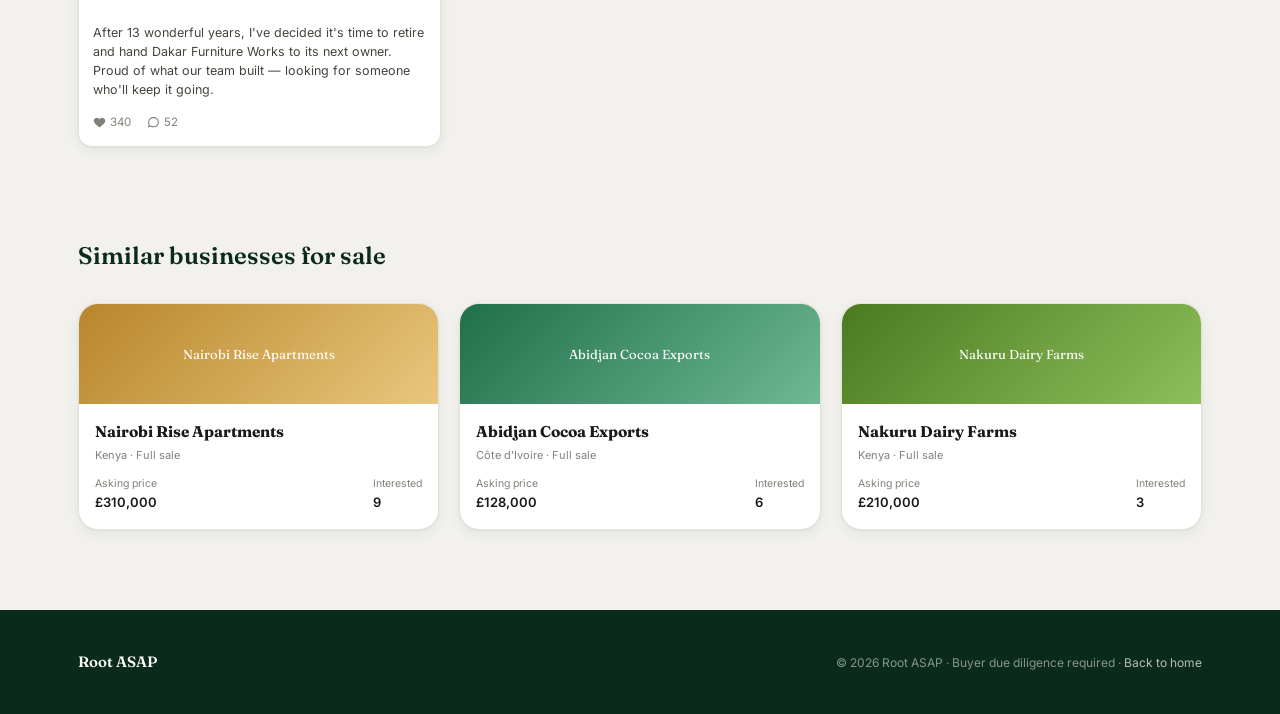
<file: deal-sale.html>
<!DOCTYPE html>
<html lang="en">
<head>
<meta charset="UTF-8" />
<meta name="viewport" content="width=device-width, initial-scale=1.0" />
<title>Dakar Furniture Works — For sale — Root ASAP</title>
<link rel="preconnect" href="https://fonts.googleapis.com">
<link rel="preconnect" href="https://fonts.gstatic.com" crossorigin>
<link href="https://fonts.googleapis.com/css2?family=Fraunces:opsz,wght@9..144,500;9..144,600;9..144,700&family=Inter:wght@400;500;600;700&display=swap" rel="stylesheet">
<link rel="stylesheet" href="notifications.css">
<style>
  :root{
    --green-50:#EAF4EE; --green-100:#CBE6D6; --green-200:#A0D2B8; --green-300:#6FB894;
    --green-400:#429973; --green-500:#1F6F4A; --green-600:#175A3B; --green-700:#12472F;
    --green-800:#0F3D28; --green-900:#0A2A1B;
    --gold-50:#FBF3E3; --gold-100:#F3DFB0; --gold-200:#E9C67D; --gold-300:#DCAA52;
    --gold-400:#C8963A; --gold-500:#B8862B; --gold-600:#96701F; --gold-700:#6B4E12;
    --gray-0:#FFFFFF; --gray-50:#FAFAF8; --gray-100:#F2F1ED; --gray-200:#E4E2DB;
    --gray-300:#CFCDC3; --gray-400:#A9A69A; --gray-500:#83807A; --gray-600:#605D52;
    --gray-700:#45433B; --gray-800:#2E2C27; --gray-900:#1A1917;
    --success:#1F6F4A; --success-bg:#EAF4EE; --success-text:#12472F;
    --warning:#B8862B; --warning-bg:#FBF3E3; --warning-text:#6B4E12;
    --danger:#B03A2E; --danger-bg:#FDECEA; --danger-text:#7A281E;
    --info:#2B6CB8; --info-bg:#E7F0FA; --info-text:#1D4E85;
    --font-display:'Fraunces', Georgia, serif;
    --font-body:'Inter', -apple-system, BlinkMacSystemFont, sans-serif;
    --radius-sm:8px; --radius-md:14px; --radius-lg:20px; --radius-pill:999px;
    --shadow-card:0 1px 2px rgba(15,61,40,0.05), 0 4px 14px rgba(15,61,40,0.06);
  }
  *{box-sizing:border-box; margin:0; padding:0;}
  html{scroll-behavior:smooth;}
  body{background:var(--gray-100); color:var(--gray-900); font-family:var(--font-body); font-size:14px; line-height:1.6;}
  a{color:inherit; text-decoration:none;}
  .container{max-width:1180px; margin:0 auto; padding:0 28px;}
  .btn{font-family:var(--font-body); font-weight:600; border-radius:var(--radius-pill); border:none; cursor:pointer; display:inline-flex; align-items:center; justify-content:center; gap:8px;}
  .btn-primary{background:var(--gold-500); color:#2E2107; width:100%; padding:14px; font-size:15px;}
  .btn-primary:hover{background:var(--gold-400);}
  .btn-secondary{background:#fff; color:var(--green-700); border:1.5px solid var(--green-600); width:100%; padding:12px; font-size:14px;}
  .btn-ghost{background:transparent; color:var(--gray-600); border:1.5px solid var(--gray-300); padding:10px 16px; font-size:13px;}

  /* NAV (shared) */
  nav.mainnav{background:var(--green-900); padding:14px 0;}
  nav.mainnav .container{display:flex; align-items:center; gap:24px;}
  .logo{font-family:var(--font-display); font-weight:600; font-size:19px; color:#fff; display:flex; align-items:center; gap:8px; flex-shrink:0;}
  .logo svg{width:20px; height:20px;}
  .search-bar{flex:1; min-width:0; display:flex; align-items:center; background:#fff; border-radius:var(--radius-pill); padding:4px 4px 4px 18px; max-width:640px;}
  .search-bar input{border:none; outline:none; flex:1; min-width:0; font-family:var(--font-body); font-size:14px; padding:9px 0; color:var(--gray-800);}
  .search-bar input::placeholder{color:var(--gray-400);}
  .search-bar button{background:var(--gold-500); border:none; border-radius:var(--radius-pill); width:38px; height:38px; display:flex; align-items:center; justify-content:center; cursor:pointer; color:#2E2107;}
  .search-bar button svg{width:17px; height:17px;}
  .nav-links{display:flex; gap:26px; font-size:13.5px; font-weight:500; color:rgba(255,255,255,0.75); flex-shrink:0;}
  .nav-links a:hover{color:#fff;}
  .nav-icons{display:flex; align-items:center; gap:20px; flex-shrink:0;}
  .nav-icon{display:flex; flex-direction:column; align-items:center; gap:2px; color:rgba(255,255,255,0.85); font-size:11px; font-weight:600;}
  .nav-icon svg{width:19px; height:19px;}
  .signup-btn{background:#F4F1E9; color:var(--green-900); font-weight:600; font-size:13px; padding:9px 18px; border-radius:var(--radius-pill); white-space:nowrap;}
  .user-chip-wrap{display:none; align-items:center; gap:12px;}
  .user-chip{display:flex; align-items:center; gap:8px; color:#fff; font-size:13px; font-weight:600;}
  .user-avatar{width:28px; height:28px; border-radius:50%; background:var(--gold-400); color:#2E2107; display:flex; align-items:center; justify-content:center; font-size:11px; font-weight:700; flex-shrink:0;}
  .logout-link{font-size:12px; color:rgba(255,255,255,0.6); font-weight:600;}
  .logout-link:hover{color:#fff;}

  /* BREADCRUMB */
  .breadcrumb{padding:20px 0 0; font-size:12.5px; color:var(--gray-500); display:flex; align-items:center; gap:8px; flex-wrap:wrap;}
  .breadcrumb a:hover{color:var(--green-700);}
  .breadcrumb .sep{color:var(--gray-300);}
  .breadcrumb .current{color:var(--gray-800); font-weight:600;}

  /* DEAL HERO */
  .deal-hero{padding:18px 0 0; display:grid; grid-template-columns:1fr; gap:0;}
  .deal-banner{height:220px; border-radius:var(--radius-lg); background:linear-gradient(135deg, var(--gold-700), var(--gold-300)); position:relative; overflow:hidden; display:flex; align-items:flex-end; padding:26px 30px;}
  .deal-banner::after{content:""; position:absolute; inset:0; background:radial-gradient(ellipse 400px 240px at 85% 10%, rgba(23,90,59,0.25), transparent 60%);}
  .deal-banner .badge-corner{position:absolute; top:20px; right:20px; background:rgba(255,255,255,0.92); color:var(--gold-700); font-size:12px; font-weight:700; padding:6px 14px; border-radius:999px; z-index:1;}
  .deal-banner-title{position:relative; z-index:1; color:#fff;}
  .deal-banner-title .kicker{font-size:12px; font-weight:700; text-transform:uppercase; letter-spacing:1px; color:var(--green-200); margin-bottom:6px;}
  .deal-banner-title h1{font-family:var(--font-display); font-size:34px; font-weight:600;}
  .deal-banner-title .loc{font-size:13.5px; color:rgba(255,255,255,0.8); margin-top:6px;}

  .deal-tags{display:flex; gap:8px; margin:18px 0; flex-wrap:wrap;}
  .badge{font-size:11.5px; font-weight:700; padding:5px 12px; border-radius:999px;}
  .badge-neutral{background:var(--gray-100); color:var(--gray-700);}
  .badge-success{background:var(--success-bg); color:var(--success-text);}
  .badge-warning{background:var(--warning-bg); color:var(--warning-text);}
  .badge-info{background:var(--info-bg); color:var(--info-text);}
  .badge-sale{background:var(--gold-100); color:var(--gold-700);}

  /* LAYOUT */
  .deal-layout{display:grid; grid-template-columns:1fr 360px; gap:32px; padding:8px 0 60px; align-items:start;}

  /* STICKY SUBNAV */
  .subnav{position:sticky; top:0; z-index:5; background:var(--gray-100); display:flex; gap:26px; padding:14px 0; border-bottom:1px solid var(--gray-200); margin-bottom:28px; font-size:13.5px; font-weight:600; overflow-x:auto;}
  .subnav a{color:var(--gray-500); white-space:nowrap;}
  .subnav a:hover, .subnav a.active{color:var(--gold-700);}

  .panel{background:#fff; border:1px solid var(--gray-200); border-radius:var(--radius-lg); padding:28px 30px; margin-bottom:24px; box-shadow:var(--shadow-card);}
  .panel h2{font-family:var(--font-display); font-size:21px; font-weight:600; color:var(--green-900); margin-bottom:14px;}
  .panel p{color:var(--gray-600); font-size:14px; margin-bottom:12px;}
  .panel p:last-child{margin-bottom:0;}

  .kv-grid{display:grid; grid-template-columns:1fr 1fr; gap:0; border:1px solid var(--gray-200); border-radius:var(--radius-md); overflow:hidden;}
  .kv-key, .kv-val{padding:13px 16px; font-size:13px; border-bottom:1px solid var(--gray-100);}
  .kv-key{background:var(--gray-50); color:var(--gray-600); font-weight:600;}
  .kv-val{color:var(--gray-900); font-weight:500;}
  .kv-grid > div:nth-last-child(-n+2){border-bottom:none;}

  .calc-note{background:var(--gold-50); border-left:3px solid var(--gold-500); border-radius:0 10px 10px 0; padding:14px 18px; font-size:12.5px; color:var(--gold-700); margin-top:16px; line-height:1.6;}

  table.rs{width:100%; border-collapse:collapse; font-size:13px;}
  table.rs th{text-align:left; color:var(--gray-500); font-weight:600; padding:10px 4px; border-bottom:1.5px solid var(--gray-200); font-size:11px; text-transform:uppercase; letter-spacing:0.5px;}
  table.rs td{padding:12px 4px; border-bottom:1px solid var(--gray-100);}
  table.rs tr:last-child td{border-bottom:none;}

  .doc-list{display:flex; flex-direction:column; gap:10px;}
  .doc-item{display:flex; align-items:center; gap:14px; padding:14px 16px; border:1px solid var(--gray-200); border-radius:var(--radius-sm);}
  .doc-item .icon{width:36px; height:36px; border-radius:8px; background:var(--gold-50); color:var(--gold-700); display:flex; align-items:center; justify-content:center; flex-shrink:0;}
  .doc-item .icon svg{width:17px; height:17px;}
  .doc-item .info{flex:1;}
  .doc-item .name{font-weight:600; font-size:13.5px; color:var(--gray-900);}
  .doc-item .size{font-size:11.5px; color:var(--gray-500); margin-top:2px;}
  .doc-item .dl{color:var(--green-700); font-size:12.5px; font-weight:700; display:flex; align-items:center; gap:5px;}
  .doc-item .dl svg{width:14px; height:14px;}
  .nda-note{display:flex; gap:10px; align-items:flex-start; background:var(--gray-50); border-radius:var(--radius-md); padding:14px 16px; margin-top:14px; font-size:12.5px; color:var(--gray-600);}
  .nda-note svg{width:16px; height:16px; color:var(--gold-600); flex-shrink:0; margin-top:1px;}

  .update-item{padding:16px 0; border-bottom:1px solid var(--gray-100);}
  .update-item:last-child{border-bottom:none; padding-bottom:0;}
  .update-item .date{font-size:11.5px; color:var(--gray-500); font-weight:600; margin-bottom:6px;}
  .update-item h4{font-size:14.5px; font-weight:600; margin-bottom:5px; color:var(--gray-900);}
  .update-item p{font-size:13px; color:var(--gray-600);}

  .qa-item{padding:18px 0; border-bottom:1px solid var(--gray-100);}
  .qa-item:last-child{border-bottom:none;}
  .qa-q{display:flex; gap:12px;}
  .avatar{width:34px; height:34px; border-radius:50%; background:var(--green-100); color:var(--green-700); display:flex; align-items:center; justify-content:center; font-weight:700; font-size:12px; flex-shrink:0;}
  .avatar.owner{background:var(--gold-100); color:var(--gold-800);}
  .qa-body{flex:1;}
  .qa-name{font-weight:600; font-size:13px; color:var(--gray-900);}
  .qa-name .role{font-weight:500; color:var(--gray-500); font-size:11.5px; margin-left:6px;}
  .qa-text{font-size:13.5px; color:var(--gray-700); margin-top:4px;}
  .qa-reply{display:flex; gap:12px; margin-top:14px; margin-left:0; padding-left:46px;}
  .ask-box{display:flex; gap:10px; margin-top:20px;}
  .ask-box input{flex:1; padding:11px 14px; border:1.5px solid var(--gray-300); border-radius:var(--radius-sm); font-family:var(--font-body); font-size:13.5px;}
  .ask-box input:focus{outline:none; border-color:var(--gold-500);}
  .ask-box button{background:var(--green-700); color:#fff; border:none; border-radius:var(--radius-sm); padding:0 20px; font-weight:600; font-size:13.5px; cursor:pointer;}

  .risk-box{background:var(--warning-bg); border-radius:var(--radius-md); padding:20px 22px; display:flex; gap:14px; align-items:flex-start;}
  .risk-box .icon{width:32px; height:32px; border-radius:8px; background:rgba(184,134,43,0.18); color:var(--warning-text); display:flex; align-items:center; justify-content:center; flex-shrink:0;}
  .risk-box .icon svg{width:16px; height:16px;}
  .risk-box h4{color:var(--warning-text); font-size:14px; margin-bottom:6px;}
  .risk-box p{color:var(--warning-text); font-size:12.5px; opacity:0.9; margin:0;}

  /* SIDEBAR ACQUIRE CARD */
  .invest-card{position:sticky; top:24px; background:#fff; border:1px solid var(--gray-200); border-radius:var(--radius-lg); padding:26px; box-shadow:var(--shadow-card);}
  .match-badge{display:flex; align-items:center; gap:7px; background:var(--gold-50); color:var(--gold-700); font-size:12px; font-weight:700; padding:8px 14px; border-radius:999px; margin-bottom:18px;}
  .match-badge svg{width:14px; height:14px; flex-shrink:0;}
  .invest-howitworks{font-size:11.5px; color:var(--gray-500); line-height:1.5; margin-top:10px;}
  .invest-top{display:flex; justify-content:space-between; align-items:baseline; margin-bottom:2px;}
  .invest-raised{font-family:var(--font-display); font-size:28px; font-weight:600; color:var(--green-800);}
  .invest-pct{font-size:12px; font-weight:700; color:var(--gold-700); background:var(--gold-50); padding:5px 11px; border-radius:999px;}
  .invest-target{font-size:12px; color:var(--gray-500); margin-bottom:6px;}
  .invest-meta-row{display:flex; justify-content:space-between; margin-top:16px; padding-top:16px; border-top:1px solid var(--gray-100); font-size:12px; color:var(--gray-500);}
  .invest-meta-row b{display:block; font-size:15px; color:var(--gray-900); font-weight:600; margin-top:2px;}

  .invest-actions{margin-top:22px; display:flex; flex-direction:column; gap:10px;}
  .invest-trust{margin-top:20px; padding-top:18px; border-top:1px solid var(--gray-100); display:flex; flex-direction:column; gap:10px;}
  .trust-row{display:flex; align-items:center; gap:10px; font-size:12px; color:var(--gray-600);}
  .trust-row svg{width:15px; height:15px; color:var(--gold-600); flex-shrink:0;}

  /* SIMILAR */
  section.similar{padding:20px 0 80px;}
  .section-head{max-width:600px; margin-bottom:28px;}
  .section-head h2{font-family:var(--font-display); font-size:24px; font-weight:600; color:var(--green-900);}
  .deal-grid{display:grid; grid-template-columns:repeat(3,1fr); gap:20px;}
  .deal-card{display:block; background:#fff; border:1px solid var(--gray-200); border-radius:var(--radius-lg); overflow:hidden; box-shadow:var(--shadow-card); transition:transform .15s ease;}
  .deal-card:hover{transform:translateY(-2px);}
  .deal-card .thumb{height:100px; display:flex; align-items:center; justify-content:center; color:#fff; font-family:var(--font-display); font-size:13px; text-align:center; padding:0 14px;}
  .deal-card .body{padding:16px;}
  .deal-card h4{font-family:var(--font-display); font-size:15.5px; margin-bottom:2px;}
  .deal-card .meta{font-size:11px; color:var(--gray-500); margin-bottom:11px;}
  .stats-row{display:flex; justify-content:space-between; margin-top:11px; font-size:10.5px; color:var(--gray-500);}
  .stats-row b{display:block; font-size:13px; color:var(--gray-900); font-weight:600;}

  /* PITCH CAROUSEL */
  .pitch-carousel{margin-bottom:26px;}
  .pitch-eyebrow{font-size:11.5px; font-weight:700; text-transform:uppercase; letter-spacing:1px; color:var(--gold-600); margin-bottom:10px;}
  .pitch-viewer{position:relative; border-radius:14px; overflow:hidden; aspect-ratio:16/9; background:var(--gray-900);}
  .pitch-slide{position:absolute; inset:0; display:flex; align-items:center; justify-content:center; opacity:0; visibility:hidden; transition:opacity .3s ease; color:#fff; text-align:center; padding:24px; font-family:var(--font-display); font-size:15px;}
  .pitch-slide.active{opacity:1; visibility:visible; z-index:1;}
  .pitch-slide .slide-caption{position:absolute; left:16px; bottom:16px; background:rgba(0,0,0,0.5); padding:7px 13px; border-radius:8px; font-size:12.5px; font-weight:600; font-family:var(--font-body); text-align:left;}
  .pitch-slide .play-badge{width:58px; height:58px; border-radius:50%; background:rgba(255,255,255,0.92); display:flex; align-items:center; justify-content:center; cursor:pointer;}
  .pitch-slide .play-badge svg{width:20px; height:20px; color:var(--green-800); margin-left:3px;}
  .pitch-slide .duration-badge{position:absolute; top:14px; right:14px; background:rgba(0,0,0,0.55); color:#fff; font-size:11px; font-weight:700; padding:4px 9px; border-radius:6px; font-family:var(--font-body);}
  .pitch-nav{position:absolute; top:50%; transform:translateY(-50%); width:38px; height:38px; border-radius:50%; background:rgba(0,0,0,0.4); color:#fff; border:none; display:flex; align-items:center; justify-content:center; cursor:pointer; z-index:2;}
  .pitch-nav:hover{background:rgba(0,0,0,0.6);}
  .pitch-nav.prev{left:14px;}
  .pitch-nav.next{right:14px;}
  .pitch-nav svg{width:18px; height:18px;}
  .pitch-dots{position:absolute; bottom:14px; left:50%; transform:translateX(-50%); display:flex; gap:6px; z-index:2;}
  .pitch-dots .dot{width:7px; height:7px; border-radius:50%; background:rgba(255,255,255,0.5); cursor:pointer; transition:all .2s ease;}
  .pitch-dots .dot.active{background:#fff; width:18px; border-radius:4px;}
  .pitch-thumbs{display:flex; gap:8px; margin-top:10px; overflow-x:auto;}
  .pitch-thumb{width:82px; height:54px; border-radius:8px; flex-shrink:0; cursor:pointer; border:2px solid transparent; overflow:hidden; position:relative; display:flex; align-items:center; justify-content:center; color:#fff;}
  .pitch-thumb.active{border-color:var(--gold-500);}
  .pitch-thumb .mini-play{position:absolute; width:16px; height:16px; border-radius:50%; background:rgba(255,255,255,0.92); display:flex; align-items:center; justify-content:center;}
  .pitch-thumb .mini-play svg{width:7px; height:7px; color:var(--green-800);}
  .pitch-upload-hint{font-size:11.5px; color:var(--gray-500); margin-top:10px; display:flex; align-items:center; gap:6px;}
  .pitch-upload-hint svg{width:13px; height:13px; flex-shrink:0;}

  /* SOCIAL PROOF */
  section.social-proof{padding:20px 0 70px;}
  .social-follow-row{display:flex; gap:12px; margin-bottom:32px; flex-wrap:wrap;}
  .social-follow{display:flex; align-items:center; gap:10px; background:#fff; border:1px solid var(--gray-200); border-radius:var(--radius-pill); padding:9px 18px 9px 9px; font-size:13px; font-weight:600; color:var(--gray-800);}
  .social-follow .platform-icon{width:30px; height:30px; border-radius:50%; display:flex; align-items:center; justify-content:center; color:#fff; flex-shrink:0;}
  .social-follow .platform-icon svg{width:15px; height:15px;}
  .ig-icon{background:linear-gradient(135deg,#f9ce34,#ee2a7b,#6228d7);}
  .fb-icon{background:#1877F2;}
  .li-icon{background:#0A66C2;}
  .social-follow .handle{color:var(--gray-500); font-weight:500;}

  .social-masonry{columns:3; column-gap:18px;}
  .social-card{break-inside:avoid; margin-bottom:18px; background:#fff; border:1px solid var(--gray-200); border-radius:var(--radius-md); overflow:hidden; box-shadow:var(--shadow-card); display:block; width:100%;}
  .social-card-head{display:flex; align-items:center; gap:10px; padding:13px 14px 10px;}
  .social-card-head .platform-icon{width:26px; height:26px; border-radius:50%; display:flex; align-items:center; justify-content:center; color:#fff; flex-shrink:0;}
  .social-card-head .platform-icon svg{width:13px; height:13px;}
  .social-card-head .who{flex:1; min-width:0;}
  .social-card-head .name{font-size:12.5px; font-weight:700; color:var(--gray-900); display:flex; align-items:center; gap:4px;}
  .social-card-head .time{font-size:11px; color:var(--gray-500);}
  .social-card .media{width:100%; display:flex; align-items:center; justify-content:center; color:#fff; font-family:var(--font-display); font-size:13px; text-align:center; padding:24px 18px; position:relative;}
  .social-card .caption{padding:12px 14px 6px; font-size:12.5px; color:var(--gray-700); line-height:1.5;}
  .social-card .stats-line{display:flex; gap:16px; padding:8px 14px 14px; font-size:11.5px; color:var(--gray-500);}
  .social-card .stats-line span{display:flex; align-items:center; gap:4px;}
  .social-card .stats-line svg{width:13px; height:13px;}
  .social-card .revenue-chip{margin:0 14px 12px; background:var(--gold-50); border-radius:8px; padding:10px 12px;}
  .social-card .revenue-chip .lbl{font-size:10px; color:var(--gray-500); text-transform:uppercase; letter-spacing:0.4px;}
  .social-card .revenue-chip .amt{font-family:var(--font-display); font-size:16px; font-weight:700; color:var(--gold-700); margin-top:2px;}

  footer{background:var(--green-900); padding:40px 0; margin-top:0;}
  footer .container{display:flex; justify-content:space-between; align-items:center; color:rgba(255,255,255,0.5); font-size:12px;}
  footer .flogo{font-family:var(--font-display); color:#fff; font-weight:600; font-size:15px;}

  @media (max-width:900px){
    .deal-layout{grid-template-columns:1fr;}
    .invest-card{position:static;}
    .kv-grid{grid-template-columns:1fr;}
    .deal-grid{grid-template-columns:1fr;}
    .nav-links{display:none;}
    .social-masonry{columns:2;}
  }
  @media (max-width:560px){
    .social-masonry{columns:1;}
  }
  @media (max-width:700px){
    nav.mainnav .container{gap:10px;}
    .nav-icons > .nav-icon{display:none;}
  }
  @media (max-width:480px){
    .signup-btn{padding:8px 14px; font-size:12px;}
    #userChipName{display:none;}
  }
</style>
</head>
<body>

<nav class="mainnav">
  <div class="container">
    <a class="logo" href="index.html">
      <svg viewBox="0 0 40 40" fill="none" xmlns="http://www.w3.org/2000/svg">
        <circle cx="20" cy="20" r="19" stroke="#E9C67D" stroke-width="1.2"/>
        <path d="M20 11 L20 22" stroke="#E9C67D" stroke-width="2" stroke-linecap="round"/>
        <path d="M20 14 L15 9" stroke="#E9C67D" stroke-width="2" stroke-linecap="round"/>
        <path d="M20 14 L25 9" stroke="#E9C67D" stroke-width="2" stroke-linecap="round"/>
        <path d="M20 22 C 20 22, 13 24, 11 30" stroke="#B8862B" stroke-width="2" stroke-linecap="round" fill="none"/>
        <path d="M20 22 C 20 22, 20 26, 20 31" stroke="#B8862B" stroke-width="2" stroke-linecap="round" fill="none"/>
        <path d="M20 22 C 20 22, 27 24, 29 30" stroke="#B8862B" stroke-width="2" stroke-linecap="round" fill="none"/>
      </svg>
      Root ASAP
    </a>
    <div class="search-bar">
      <input type="text" placeholder="Search deals — e.g. real estate, Ghana, trade..." />
      <button aria-label="Search"><svg viewBox="0 0 24 24" fill="none" stroke="currentColor" stroke-width="2"><circle cx="11" cy="11" r="7"/><path d="M21 21l-4.3-4.3" stroke-linecap="round"/></svg></button>
    </div>
    <div class="nav-links">
      <a href="index.html#browse">Marketplace</a>
      <a href="index.html#how">How it works</a>
      <a href="index.html#business">For business owners</a>
    </div>
    <button class="nav-hamburger" id="navHamburger" aria-label="Menu" type="button"><svg viewBox="0 0 24 24" fill="none" stroke="currentColor" stroke-width="2"><path d="M3 6h18M3 12h18M3 18h18" stroke-linecap="round"/></svg></button>
    <div class="nav-icons">
      <a class="nav-icon" href="dashboard.html" id="dashboardNavLink"><svg viewBox="0 0 24 24" fill="none" stroke="currentColor" stroke-width="1.7"><rect x="3" y="4" width="18" height="16" rx="2"/><path d="M3 9h18M8 4v5" stroke-linecap="round"/></svg>Dashboard</a>
      <div class="notif-bell-wrap" id="notifBellWrap"></div>
      <a class="signup-btn" href="auth.html" id="signupBtn">Sign up</a>
      <div class="user-chip-wrap" id="userChipWrap">
        <a class="user-chip" id="userChipLink" href="dashboard.html"><span class="user-avatar" id="userAvatarInitials">--</span><span id="userChipName">Name</span></a>
        <a class="logout-link" id="logoutLink" href="#">Log out</a>
      </div>
    </div>
  </div>
</nav>

<div class="container">
  <div class="breadcrumb">
    <a href="index.html">Home</a><span class="sep">/</span>
    <a href="index.html#browse">Marketplace</a><span class="sep">/</span>
    <a href="index.html#browse">Manufacturing</a><span class="sep">/</span>
    <span class="current">Dakar Furniture Works</span>
  </div>

  <div class="deal-hero">
    <div class="deal-banner">
      <span class="badge-corner">For sale</span>
      <div class="deal-banner-title">
        <div class="kicker">Manufacturing</div>
        <h1>Dakar Furniture Works</h1>
        <div class="loc">Dakar, Senegal · Custom furniture manufacturing for hotels, restaurants and retail clients</div>
      </div>
    </div>
    <div class="deal-tags">
      <span class="badge badge-sale">For sale</span>
      <span class="badge badge-neutral">Full business sale</span>
      <span class="badge badge-neutral">Owner retiring</span>
      <span class="badge badge-info">Open to offers</span>
    </div>
  </div>

  <div class="deal-layout">
    <div class="deal-main">

      <div class="subnav">
        <a href="#overview" class="active">Overview</a>
        <a href="#terms">Asking price &amp; terms</a>
        <a href="#financials">Financials</a>
        <a href="#documents">Documents</a>
        <a href="#updates">Updates</a>
        <a href="#qa">Q&amp;A</a>
        <a href="#risk">Risk</a>
        <a href="#social">Social</a>
      </div>

      <div class="panel" id="overview">

        <div class="pitch-carousel">
          <div class="pitch-eyebrow">Pitch from the business owner</div>
          <div class="pitch-viewer">

            <div class="pitch-slide active" style="background:linear-gradient(135deg, var(--gold-600), var(--gold-300));">
              <span class="play-badge"><svg viewBox="0 0 24 24" fill="currentColor"><path d="M8 5v14l11-7z"/></svg></span>
              <span class="duration-badge">2:02</span>
              <span class="slide-caption">Meet Amara — why we're selling Dakar Furniture Works</span>
            </div>

            <div class="pitch-slide" style="background:linear-gradient(135deg, #605D52, #A9A69A);">
              <span class="slide-caption">Inside the Dakar workshop and showroom</span>
            </div>

            <div class="pitch-slide" style="background:linear-gradient(135deg, var(--green-700), var(--green-400));">
              <span class="slide-caption">Our hospitality and retail client base</span>
            </div>

            <div class="pitch-slide" style="background:linear-gradient(135deg, #2b2a26, #4a4740);">
              <span class="play-badge"><svg viewBox="0 0 24 24" fill="currentColor"><path d="M8 5v14l11-7z"/></svg></span>
              <span class="duration-badge">1:35</span>
              <span class="slide-caption">What's included in the sale</span>
            </div>

            <div class="pitch-slide" style="background:linear-gradient(135deg, var(--gold-700), var(--gold-400));">
              <span class="slide-caption">The team who'll stay on after handover</span>
            </div>

            <button class="pitch-nav prev" aria-label="Previous"><svg viewBox="0 0 24 24" fill="none" stroke="currentColor" stroke-width="2.4"><path d="M15 18l-6-6 6-6" stroke-linecap="round" stroke-linejoin="round"/></svg></button>
            <button class="pitch-nav next" aria-label="Next"><svg viewBox="0 0 24 24" fill="none" stroke="currentColor" stroke-width="2.4"><path d="M9 18l6-6-6-6" stroke-linecap="round" stroke-linejoin="round"/></svg></button>

            <div class="pitch-dots">
              <span class="dot active"></span><span class="dot"></span><span class="dot"></span><span class="dot"></span><span class="dot"></span>
            </div>
          </div>

          <div class="pitch-thumbs">
            <div class="pitch-thumb active" style="background:linear-gradient(135deg, var(--gold-600), var(--gold-300));"><span class="mini-play"><svg viewBox="0 0 24 24" fill="currentColor"><path d="M8 5v14l11-7z"/></svg></span></div>
            <div class="pitch-thumb" style="background:linear-gradient(135deg, #605D52, #A9A69A);"></div>
            <div class="pitch-thumb" style="background:linear-gradient(135deg, var(--green-700), var(--green-400));"></div>
            <div class="pitch-thumb" style="background:linear-gradient(135deg, #2b2a26, #4a4740);"><span class="mini-play"><svg viewBox="0 0 24 24" fill="currentColor"><path d="M8 5v14l11-7z"/></svg></span></div>
            <div class="pitch-thumb" style="background:linear-gradient(135deg, var(--gold-700), var(--gold-400));"></div>
          </div>

          <div class="pitch-upload-hint">
            <svg viewBox="0 0 24 24" fill="none" stroke="currentColor" stroke-width="1.8"><path d="M12 2l8 4v6c0 5-3.5 8.5-8 10-4.5-1.5-8-5-8-10V6l8-4z" stroke-linejoin="round"/></svg>
            Uploaded by Amara Diallo, business owner
          </div>
        </div>

        <h2>About this business</h2>
        <p>Dakar Furniture Works designs and builds custom furniture for hotels, restaurants and retail fit-outs across Senegal and the wider region. Founded in 2012 by Amara Diallo, the workshop has grown from a two-person operation to a 14-person team supplying over 30 hospitality and retail clients.</p>
        <p>Amara is selling to retire after 13 years running the business, and wants a buyer who will keep the current team on and continue serving existing clients. The sale includes the workshop lease, all equipment, the client book, the brand, and a 3-month handover period with Amara.</p>
        <div class="kv-grid" style="margin-top:18px;">
          <div class="kv-key">Founded</div><div class="kv-val">2012</div>
          <div class="kv-key">Business owner</div><div class="kv-val">Amara Diallo</div>
          <div class="kv-key">Based in</div><div class="kv-val">Dakar, Senegal</div>
          <div class="kv-key">Employees</div><div class="kv-val">14, all expected to stay on</div>
          <div class="kv-key">Reason for sale</div><div class="kv-val">Owner retirement</div>
          <div class="kv-key">Included in sale</div><div class="kv-val">Equipment, client book, brand, workshop lease</div>
        </div>
      </div>

      <div class="panel" id="terms">
        <h2>Asking price &amp; terms</h2>
        <div class="kv-grid">
          <div class="kv-key">Asking price</div><div class="kv-val">£95,000</div>
          <div class="kv-key">Valuation basis</div><div class="kv-val">~2.1× FY2025 net profit</div>
          <div class="kv-key">Deal structure</div><div class="kv-val">Full sale (100% of the business)</div>
          <div class="kv-key">What's included</div><div class="kv-val">Equipment, brand, client contracts, workshop lease</div>
          <div class="kv-key">Transition support</div><div class="kv-val">3-month handover with the current owner</div>
          <div class="kv-key">Preferred completion</div><div class="kv-val">Within 4 months of accepted offer</div>
          <div class="kv-key">Root ASAP platform fee</div><div class="kv-val">None — Root ASAP is never party to the transaction</div>
          <div class="kv-key">Offers close</div><div class="kv-val">28 September 2026</div>
        </div>
        <div class="calc-note">
          <b>How the asking price was set:</b> £95,000 reflects roughly 2.1× FY2025 net profit of £45,000, in line with recent small-manufacturing sale comparables in the region. This is Amara's asking price, not a Root ASAP valuation — buyers are encouraged to commission their own valuation as part of due diligence.
        </div>
      </div>

      <div class="panel" id="financials">
        <h2>Financial snapshot</h2>
        <p style="margin-top:-6px;">Figures as reported by the business owner. Full audited statements are available in the data room after you sign an NDA.</p>
        <table class="rs">
          <tr><th>Year</th><th>Revenue</th><th>Gross profit</th><th>Net profit</th></tr>
          <tr><td>FY2023</td><td>£142,000</td><td>£68,000</td><td>£31,000</td></tr>
          <tr><td>FY2024</td><td>£158,000</td><td>£76,000</td><td>£38,000</td></tr>
          <tr><td>FY2025</td><td>£171,000</td><td>£83,000</td><td>£45,000</td></tr>
        </table>
      </div>

      <div class="panel" id="documents">
        <h2>Documents</h2>
        <div class="doc-list">
          <div class="doc-item">
            <div class="icon"><svg viewBox="0 0 24 24" fill="none" stroke="currentColor" stroke-width="1.7"><path d="M6 2h9l5 5v15H6z"/><path d="M15 2v5h5" stroke-linejoin="round"/></svg></div>
            <div class="info"><div class="name">Information memorandum.pdf</div><div class="size">1.8 MB · Uploaded 3 Aug 2026</div></div>
            <span class="dl"><svg viewBox="0 0 24 24" fill="none" stroke="currentColor" stroke-width="2"><path d="M12 3v13m0 0l-5-5m5 5l5-5M5 21h14" stroke-linecap="round" stroke-linejoin="round"/></svg>Download</span>
          </div>
          <div class="doc-item">
            <div class="icon"><svg viewBox="0 0 24 24" fill="none" stroke="currentColor" stroke-width="1.7"><path d="M6 2h9l5 5v15H6z"/><path d="M15 2v5h5" stroke-linejoin="round"/></svg></div>
            <div class="info"><div class="name">Summary financials (3-year).xlsx</div><div class="size">420 KB · Uploaded 3 Aug 2026</div></div>
            <span class="dl"><svg viewBox="0 0 24 24" fill="none" stroke="currentColor" stroke-width="2"><path d="M12 3v13m0 0l-5-5m5 5l5-5M5 21h14" stroke-linecap="round" stroke-linejoin="round"/></svg>Download</span>
          </div>
          <div class="doc-item">
            <div class="icon"><svg viewBox="0 0 24 24" fill="none" stroke="currentColor" stroke-width="1.7"><path d="M6 2h9l5 5v15H6z"/><path d="M15 2v5h5" stroke-linejoin="round"/></svg></div>
            <div class="info"><div class="name">Company registration certificate.pdf</div><div class="size">305 KB · Verified by Root ASAP</div></div>
            <span class="dl"><svg viewBox="0 0 24 24" fill="none" stroke="currentColor" stroke-width="2"><path d="M12 3v13m0 0l-5-5m5 5l5-5M5 21h14" stroke-linecap="round" stroke-linejoin="round"/></svg>Download</span>
          </div>
        </div>
        <div class="nda-note">
          <svg viewBox="0 0 24 24" fill="none" stroke="currentColor" stroke-width="1.8"><rect x="4" y="10" width="16" height="10" rx="2"/><path d="M8 10V7a4 4 0 018 0v3" stroke-linecap="round"/></svg>
          Full audited accounts, staff contracts and the lease agreement are only available after you sign an NDA — request them once you've registered interest.
        </div>
      </div>

      <div class="panel" id="updates">
        <h2>Updates</h2>
        <div class="update-item">
          <div class="date">4 August 2026</div>
          <h4>Data room opened</h4>
          <p>Full financials and staff contracts are now available to NDA'd buyers — reach out if you've registered interest and haven't received access yet.</p>
        </div>
        <div class="update-item">
          <div class="date">20 July 2026</div>
          <h4>Listed on Root ASAP</h4>
          <p>Thanks for taking a look. Happy to answer any questions in the Q&amp;A below.</p>
        </div>
      </div>

      <div class="panel" id="qa">
        <h2>Questions &amp; answers</h2>

        <div class="qa-item">
          <div class="qa-q">
            <div class="avatar">JB</div>
            <div class="qa-body">
              <div class="qa-name">James B. <span class="role">Prospective buyer</span></div>
              <div class="qa-text">Is the workshop premises owned or leased, and how long is left on the lease?</div>
            </div>
          </div>
          <div class="qa-reply">
            <div class="avatar owner">AD</div>
            <div class="qa-body">
              <div class="qa-name">Amara Diallo <span class="role">Business owner</span></div>
              <div class="qa-text">Leased — there are 4 years left with an option to renew, and the lease is assignable to a new owner as part of the sale.</div>
            </div>
          </div>
        </div>

        <div class="qa-item">
          <div class="qa-q">
            <div class="avatar">SN</div>
            <div class="qa-body">
              <div class="qa-name">Sarah N. <span class="role">Prospective buyer</span></div>
              <div class="qa-text">Will the current team commit to staying on after the sale completes?</div>
            </div>
          </div>
          <div class="qa-reply">
            <div class="avatar owner">AD</div>
            <div class="qa-body">
              <div class="qa-name">Amara Diallo <span class="role">Business owner</span></div>
              <div class="qa-text">Yes, all 14 team members have confirmed they intend to stay on — several have been here over 8 years and know the clients well.</div>
            </div>
          </div>
        </div>

        <div class="ask-box">
          <input type="text" id="askInput" placeholder="Ask Amara a question about this business..." />
          <button id="askPostBtn" type="button">Post</button>
        </div>
      </div>

      <div class="panel" id="risk" style="padding:0; border:none; background:transparent; box-shadow:none;">
        <div class="risk-box">
          <div class="icon"><svg viewBox="0 0 24 24" fill="none" stroke="currentColor" stroke-width="1.8"><path d="M12 9v4M12 17h.01M10.3 3.9L2.5 17a2 2 0 001.7 3h15.6a2 2 0 001.7-3L13.7 3.9a2 2 0 00-3.4 0z" stroke-linejoin="round"/></svg></div>
          <div>
            <h4>Buyer due diligence required</h4>
            <p>This is a private business acquisition. Figures shown are as reported by the business owner and have not been independently audited by Root ASAP. Root ASAP vets and lists the business but is not party to the transaction, does not conduct legal or financial due diligence on your behalf, and does not provide M&amp;A, legal, or tax advice. Buyers should engage independent legal and accounting advisers and complete their own due diligence before making an offer or completing a purchase.</p>
          </div>
        </div>
      </div>

    </div>

    <aside class="invest-card">
      <div class="match-badge"><svg viewBox="0 0 24 24" fill="none" stroke="currentColor" stroke-width="2"><path d="M12 2l2.9 6.1 6.6.7-4.9 4.6 1.3 6.5L12 16.9l-5.9 3 1.3-6.5-4.9-4.6 6.6-.7z" stroke-linejoin="round"/></svg>82% match to your acquisition criteria</div>

      <div class="invest-top">
        <div class="invest-raised">£95,000</div>
        <div class="invest-pct">Asking price</div>
      </div>
      <div class="invest-target">~2.1× FY2025 net profit</div>

      <div class="invest-meta-row">
        <div>Interested buyers<b>4</b></div>
        <div>Days listed<b>19</b></div>
        <div>Structure<b>Full sale</b></div>
      </div>

      <div class="invest-actions">
        <button class="btn btn-primary" id="expressInterestBtn" type="button">Register interest to acquire</button>
        <button class="btn btn-secondary" id="saveDealBtn" type="button">Save deal</button>
      </div>
      <p class="invest-howitworks">Registering interest sends your details to Amara. If it's a fit, you'll sign an NDA to access the full data room, then negotiate and complete the purchase directly — Root ASAP never holds or moves funds for this transaction.</p>

      <div class="invest-trust">
        <div class="trust-row"><svg viewBox="0 0 24 24" fill="none" stroke="currentColor" stroke-width="1.8"><path d="M12 2l8 4v6c0 5-3.5 8.5-8 10-4.5-1.5-8-5-8-10V6l8-4z" stroke-linejoin="round"/></svg>Business owner ID &amp; company verified</div>
        <div class="trust-row"><svg viewBox="0 0 24 24" fill="none" stroke="currentColor" stroke-width="1.8"><path d="M3 3v18h18" stroke-linecap="round"/><path d="M7 15l4-4 3 3 5-6" stroke-linecap="round" stroke-linejoin="round"/></svg>Vetted by Root ASAP before listing</div>
        <div class="trust-row"><svg viewBox="0 0 24 24" fill="none" stroke="currentColor" stroke-width="1.8"><circle cx="12" cy="12" r="9"/><path d="M12 8v4l3 2" stroke-linecap="round" stroke-linejoin="round"/></svg>No platform fee on your purchase</div>
      </div>
    </aside>
  </div>
</div>

<section class="social-proof" id="social">
  <div class="container">
    <div class="section-head">
      <p class="eyebrow">Follow along</p>
      <h2>Dakar Furniture Works on social</h2>
      <p>Real updates straight from the business — connected from Instagram, Facebook and LinkedIn.</p>
    </div>

    <div class="social-follow-row">
      <div class="social-follow"><span class="platform-icon ig-icon"><svg viewBox="0 0 24 24" fill="none" stroke="currentColor" stroke-width="2"><rect x="3" y="3" width="18" height="18" rx="5"/><circle cx="12" cy="12" r="4"/><circle cx="17.5" cy="6.5" r="1"/></svg></span>@dakarfurnitureworks <span class="handle">Instagram</span></div>
      <div class="social-follow"><span class="platform-icon fb-icon"><svg viewBox="0 0 24 24" fill="currentColor"><path d="M13.5 21v-7.5H16l.5-3H13.5V8.5c0-.9.3-1.5 1.7-1.5H16.5V4.3c-.3 0-1.3-.1-2.5-.1-2.5 0-4.2 1.5-4.2 4.3V10.5H7.5v3H9.8V21h3.7z"/></svg></span>Dakar Furniture Works <span class="handle">Facebook</span></div>
      <div class="social-follow"><span class="platform-icon li-icon"><svg viewBox="0 0 24 24" fill="currentColor"><path d="M4.98 3.5a2 2 0 11-.02 4 2 2 0 01.02-4zM3 9h4v12H3zM9.5 9H13v1.7h.05c.5-.9 1.7-1.9 3.5-1.9 3.7 0 4.45 2.5 4.45 5.7V21H17v-5.4c0-1.3 0-3-1.85-3s-2.15 1.4-2.15 2.9V21H9.5z"/></svg></span>Amara Diallo <span class="handle">LinkedIn</span></div>
    </div>

    <div class="social-masonry">

      <div class="social-card">
        <div class="social-card-head">
          <span class="platform-icon ig-icon"><svg viewBox="0 0 24 24" fill="none" stroke="currentColor" stroke-width="2"><rect x="3" y="3" width="18" height="18" rx="5"/><circle cx="12" cy="12" r="4"/><circle cx="17.5" cy="6.5" r="1"/></svg></span>
          <div class="who"><div class="name">dakarfurnitureworks</div><div class="time">2 days ago</div></div>
        </div>
        <div class="media" style="height:150px; background:linear-gradient(135deg, var(--gold-600), var(--gold-300));">New hotel fit-out delivered 🛋️</div>
        <div class="caption">Just wrapped a 40-room hotel fit-out in Saly. 13 years in and still love seeing a finished room. 🌟</div>
        <div class="stats-line">
          <span><svg viewBox="0 0 24 24" fill="currentColor"><path d="M12 21s-7-4.5-9.5-9A5.5 5.5 0 0112 6a5.5 5.5 0 019.5 6c-2.5 4.5-9.5 9-9.5 9z"/></svg>218</span>
          <span><svg viewBox="0 0 24 24" fill="none" stroke="currentColor" stroke-width="2"><path d="M21 11.5a8.4 8.4 0 01-8.9 8.4 8.6 8.6 0 01-4-1L3 20l1.1-4.3a8.4 8.4 0 01-1.1-4.2A8.4 8.4 0 0111.9 3a8.5 8.5 0 019.1 8.5z" stroke-linejoin="round"/></svg>17</span>
        </div>
      </div>

      <div class="social-card">
        <div class="social-card-head">
          <span class="platform-icon li-icon"><svg viewBox="0 0 24 24" fill="currentColor"><path d="M4.98 3.5a2 2 0 11-.02 4 2 2 0 01.02-4zM3 9h4v12H3zM9.5 9H13v1.7h.05c.5-.9 1.7-1.9 3.5-1.9 3.7 0 4.45 2.5 4.45 5.7V21H17v-5.4c0-1.3 0-3-1.85-3s-2.15 1.4-2.15 2.9V21H9.5z"/></svg></span>
          <div class="who"><div class="name">Amara Diallo</div><div class="time">6d</div></div>
        </div>
        <div class="caption">After 13 wonderful years, I've decided it's time to retire and hand Dakar Furniture Works to its next owner. Proud of what our team built — looking for someone who'll keep it going.</div>
        <div class="stats-line">
          <span><svg viewBox="0 0 24 24" fill="currentColor"><path d="M12 21s-7-4.5-9.5-9A5.5 5.5 0 0112 6a5.5 5.5 0 019.5 6c-2.5 4.5-9.5 9-9.5 9z"/></svg>340</span>
          <span><svg viewBox="0 0 24 24" fill="none" stroke="currentColor" stroke-width="2"><path d="M21 11.5a8.4 8.4 0 01-8.9 8.4 8.6 8.6 0 01-4-1L3 20l1.1-4.3a8.4 8.4 0 01-1.1-4.2A8.4 8.4 0 0111.9 3a8.5 8.5 0 019.1 8.5z" stroke-linejoin="round"/></svg>52</span>
        </div>
      </div>

      <div class="social-card">
        <div class="social-card-head">
          <span class="platform-icon ig-icon"><svg viewBox="0 0 24 24" fill="none" stroke="currentColor" stroke-width="2"><rect x="3" y="3" width="18" height="18" rx="5"/><circle cx="12" cy="12" r="4"/><circle cx="17.5" cy="6.5" r="1"/></svg></span>
          <div class="who"><div class="name">dakarfurnitureworks</div><div class="time">Reel · 1 week ago</div></div>
        </div>
        <div class="media" style="height:230px; background:linear-gradient(135deg, #2b2a26, #16150f);">Inside the workshop: how a custom piece gets made</div>
        <div class="stats-line">
          <span><svg viewBox="0 0 24 24" fill="currentColor"><path d="M12 21s-7-4.5-9.5-9A5.5 5.5 0 0112 6a5.5 5.5 0 019.5 6c-2.5 4.5-9.5 9-9.5 9z"/></svg>890</span>
          <span><svg viewBox="0 0 24 24" fill="none" stroke="currentColor" stroke-width="2"><path d="M21 11.5a8.4 8.4 0 01-8.9 8.4 8.6 8.6 0 01-4-1L3 20l1.1-4.3a8.4 8.4 0 01-1.1-4.2A8.4 8.4 0 0111.9 3a8.5 8.5 0 019.1 8.5z" stroke-linejoin="round"/></svg>44</span>
        </div>
      </div>

      <div class="social-card">
        <div class="social-card-head">
          <span class="platform-icon fb-icon"><svg viewBox="0 0 24 24" fill="currentColor"><path d="M13.5 21v-7.5H16l.5-3H13.5V8.5c0-.9.3-1.5 1.7-1.5H16.5V4.3c-.3 0-1.3-.1-2.5-.1-2.5 0-4.2 1.5-4.2 4.3V10.5H7.5v3H9.8V21h3.7z"/></svg></span>
          <div class="who"><div class="name">Dakar Furniture Works</div><div class="time">3 weeks ago</div></div>
        </div>
        <div class="caption">Milestone: 30+ hospitality and retail clients across Senegal now furnished by our workshop. Grateful to every client who trusted us with their space.</div>
        <div class="revenue-chip"><div class="lbl">Clients served</div><div class="amt">30+</div></div>
        <div class="stats-line">
          <span><svg viewBox="0 0 24 24" fill="currentColor"><path d="M12 21s-7-4.5-9.5-9A5.5 5.5 0 0112 6a5.5 5.5 0 019.5 6c-2.5 4.5-9.5 9-9.5 9z"/></svg>301</span>
          <span><svg viewBox="0 0 24 24" fill="none" stroke="currentColor" stroke-width="2"><path d="M21 11.5a8.4 8.4 0 01-8.9 8.4 8.6 8.6 0 01-4-1L3 20l1.1-4.3a8.4 8.4 0 01-1.1-4.2A8.4 8.4 0 0111.9 3a8.5 8.5 0 019.1 8.5z" stroke-linejoin="round"/></svg>38</span>
        </div>
      </div>

    </div>
  </div>
</section>

<section class="similar">
  <div class="container">
    <div class="section-head">
      <h2>Similar businesses for sale</h2>
    </div>
    <div class="deal-grid">
      <a class="deal-card" href="deal-sale.html">
        <div class="thumb" style="background:linear-gradient(135deg, var(--gold-500), var(--gold-200));">Nairobi Rise Apartments</div>
        <div class="body">
          <h4>Nairobi Rise Apartments</h4>
          <div class="meta">Kenya · Full sale</div>
          <div class="stats-row"><div>Asking price<b>£310,000</b></div><div>Interested<b>9</b></div></div>
        </div>
      </a>
      <a class="deal-card" href="deal-sale.html">
        <div class="thumb" style="background:linear-gradient(135deg, var(--green-500), var(--green-300));">Abidjan Cocoa Exports</div>
        <div class="body">
          <h4>Abidjan Cocoa Exports</h4>
          <div class="meta">Côte d'Ivoire · Full sale</div>
          <div class="stats-row"><div>Asking price<b>£128,000</b></div><div>Interested<b>6</b></div></div>
        </div>
      </a>
      <a class="deal-card" href="deal-sale.html">
        <div class="thumb" style="background:linear-gradient(135deg, #4A7A20, #8FBF5A);">Nakuru Dairy Farms</div>
        <div class="body">
          <h4>Nakuru Dairy Farms</h4>
          <div class="meta">Kenya · Full sale</div>
          <div class="stats-row"><div>Asking price<b>£210,000</b></div><div>Interested<b>3</b></div></div>
        </div>
      </a>
    </div>
  </div>
</section>

<footer>
  <div class="container">
    <span class="flogo">Root ASAP</span>
    <span>© 2026 Root ASAP · Buyer due diligence required · <a href="index.html" style="color:rgba(255,255,255,0.7);">Back to home</a></span>
  </div>
</footer>

<script>
(function(){
  var session = null;
  try { session = JSON.parse(localStorage.getItem('rootasap_session')); } catch(e){}
  if(session && session.name){
    var signupBtn = document.getElementById('signupBtn');
    var chipWrap = document.getElementById('userChipWrap');
    var chipLink = document.getElementById('userChipLink');
    var avatarEl = document.getElementById('userAvatarInitials');
    var nameEl = document.getElementById('userChipName');
    var logoutLink = document.getElementById('logoutLink');
    var dashboardNavLink = document.getElementById('dashboardNavLink');
    var dashboardUrl = session.role === 'business' ? 'business-dashboard.html' : (session.role === 'broker' ? 'broker-dashboard.html' : 'dashboard.html');
    var displayName = (session.role === 'business' && session.businessName) || (session.role === 'broker' && session.agencyName) || session.name;
    if(signupBtn) signupBtn.style.display = 'none';
    if(chipWrap) chipWrap.style.display = 'flex';
    var initials = displayName.split(' ').map(function(p){ return p[0]; }).join('').slice(0,2).toUpperCase();
    if(avatarEl) avatarEl.textContent = initials;
    if(nameEl) nameEl.textContent = displayName.split(' ')[0];
    if(chipLink) chipLink.setAttribute('href', dashboardUrl);
    if(dashboardNavLink) dashboardNavLink.setAttribute('href', dashboardUrl);
    if(logoutLink) logoutLink.addEventListener('click', function(e){
      e.preventDefault();
      localStorage.removeItem('rootasap_session');
      window.location.href = 'index.html';
    });
  }
})();

(function(){
  var slides = document.querySelectorAll('.pitch-slide');
  var dots = document.querySelectorAll('.pitch-dots .dot');
  var thumbs = document.querySelectorAll('.pitch-thumb');
  var idx = 0;
  function show(i){
    idx = (i + slides.length) % slides.length;
    slides.forEach(function(s,n){ s.classList.toggle('active', n===idx); });
    dots.forEach(function(d,n){ d.classList.toggle('active', n===idx); });
    thumbs.forEach(function(t,n){ t.classList.toggle('active', n===idx); });
  }
  var prevBtn = document.querySelector('.pitch-nav.prev');
  var nextBtn = document.querySelector('.pitch-nav.next');
  if(prevBtn) prevBtn.addEventListener('click', function(){ show(idx-1); });
  if(nextBtn) nextBtn.addEventListener('click', function(){ show(idx+1); });
  dots.forEach(function(d,n){ d.addEventListener('click', function(){ show(n); }); });
  thumbs.forEach(function(t,n){ t.addEventListener('click', function(){ show(n); }); });
})();

(function(){
  var dealName = document.querySelector('.deal-hero h1') ? document.querySelector('.deal-hero h1').textContent : (document.querySelector('h1') ? document.querySelector('h1').textContent : 'this business');
  var expressBtn = document.getElementById('expressInterestBtn');
  var saveBtn = document.getElementById('saveDealBtn');
  var askBtn = document.getElementById('askPostBtn');
  var askInput = document.getElementById('askInput');

  if(expressBtn){
    expressBtn.addEventListener('click', function(){
      if(expressBtn.getAttribute('data-state') === 'sent') return;
      expressBtn.setAttribute('data-state', 'sent');
      expressBtn.textContent = 'Interest registered ✓';
      if(window.RootASAPNotify){
        window.RootASAPNotify.push({
          type: 'interest',
          title: 'Interest registered — ' + dealName,
          message: "Your acquisition interest was sent. Once confirmed you'll be invited to sign an NDA and access the data room."
        });
      }
    });
  }
  if(saveBtn){
    saveBtn.addEventListener('click', function(){
      if(saveBtn.getAttribute('data-state') === 'saved') return;
      saveBtn.setAttribute('data-state', 'saved');
      saveBtn.textContent = 'Saved ✓';
      if(window.RootASAPNotify){
        window.RootASAPNotify.push({
          type: 'system',
          title: 'Deal saved',
          message: dealName + ' was added to your saved deals.'
        });
      }
    });
  }
  if(askBtn && askInput){
    askBtn.addEventListener('click', function(){
      var text = askInput.value.trim();
      if(!text) return;
      askInput.value = '';
      if(window.RootASAPNotify){
        window.RootASAPNotify.push({
          type: 'message',
          title: 'Question posted',
          message: 'Your question on ' + dealName + " was sent — you'll be notified when the owner replies."
        });
      }
    });
  }
})();

</script>
<script src="notifications.js"></script>
</body>
</html>
</file>
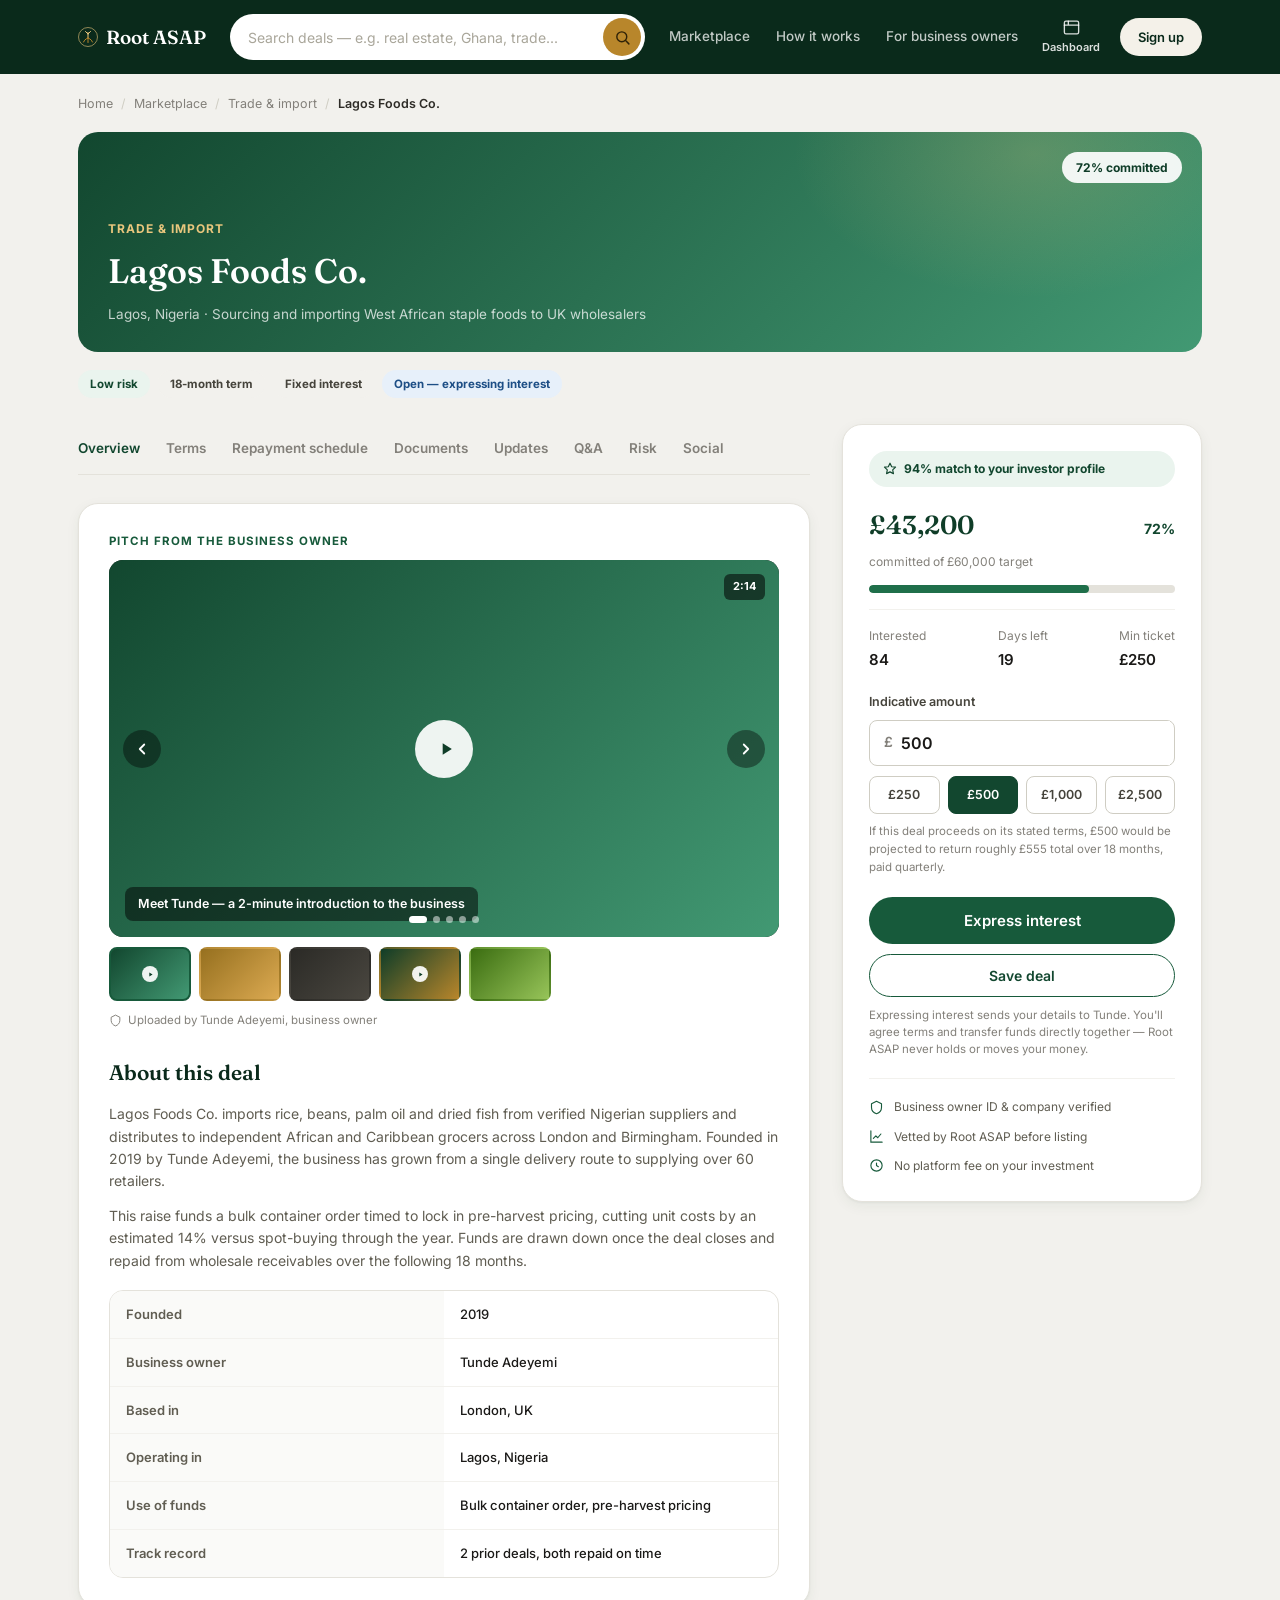
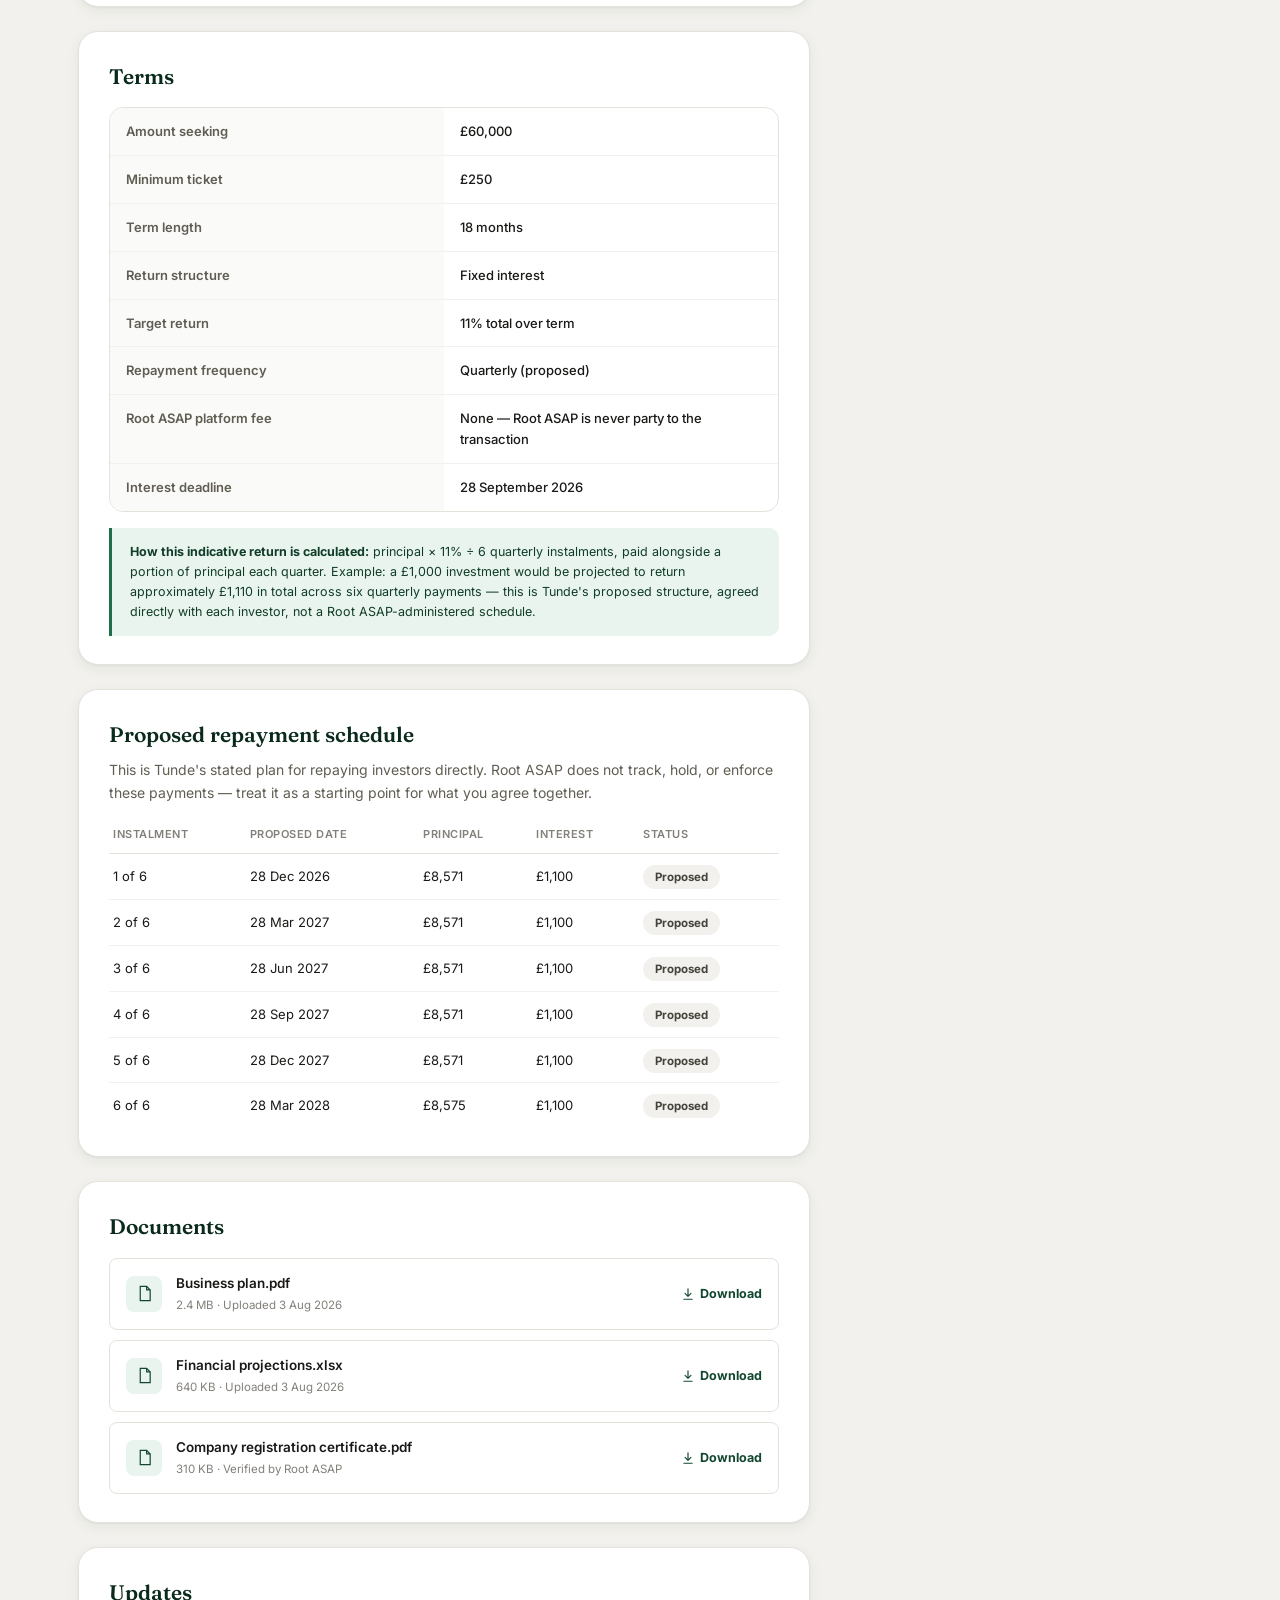
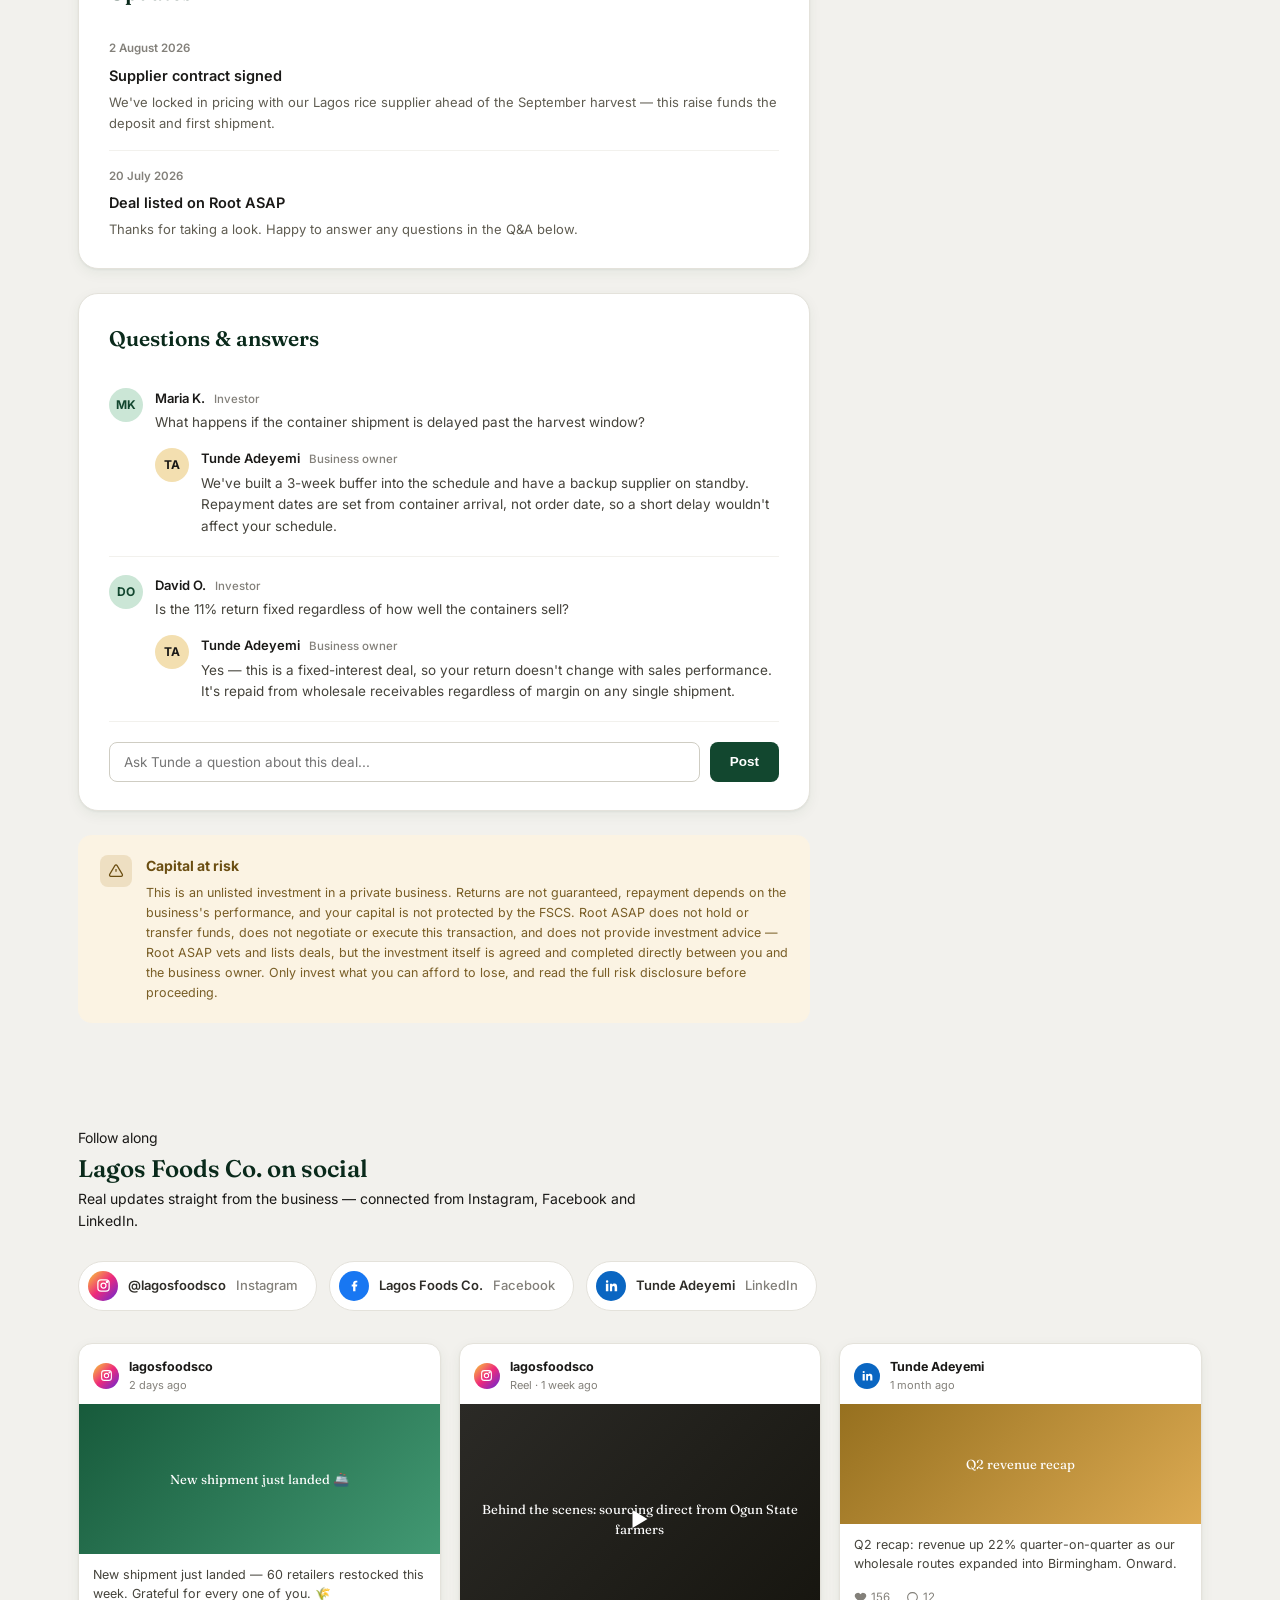
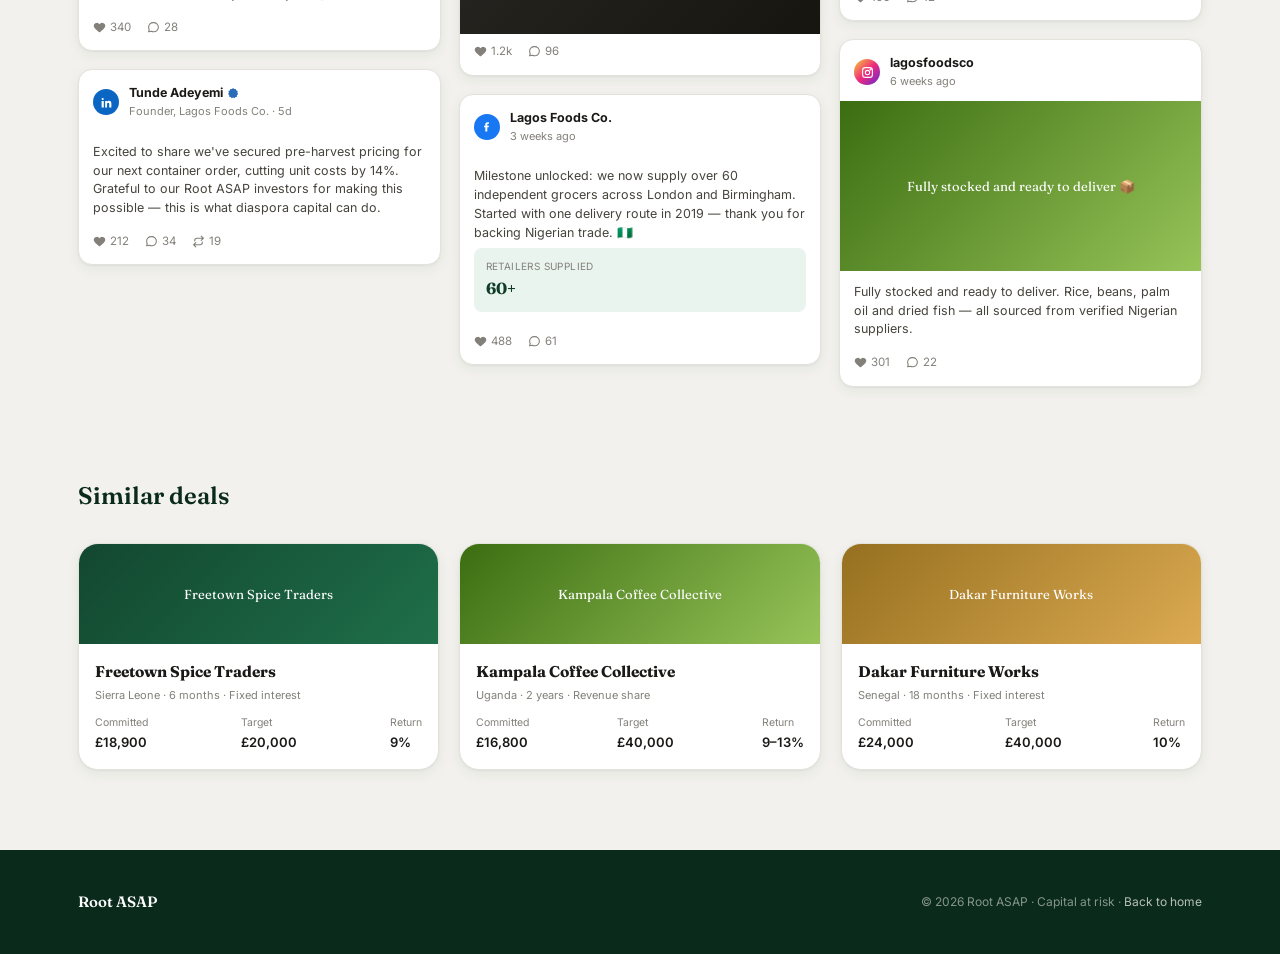
<file: deal.html>
<!DOCTYPE html>
<html lang="en">
<head>
<meta charset="UTF-8" />
<meta name="viewport" content="width=device-width, initial-scale=1.0" />
<title>Lagos Foods Co. — Root ASAP</title>
<link rel="preconnect" href="https://fonts.googleapis.com">
<link rel="preconnect" href="https://fonts.gstatic.com" crossorigin>
<link href="https://fonts.googleapis.com/css2?family=Fraunces:opsz,wght@9..144,500;9..144,600;9..144,700&family=Inter:wght@400;500;600;700&display=swap" rel="stylesheet">
<link rel="stylesheet" href="notifications.css">
<style>
  :root{
    --green-50:#EAF4EE; --green-100:#CBE6D6; --green-200:#A0D2B8; --green-300:#6FB894;
    --green-400:#429973; --green-500:#1F6F4A; --green-600:#175A3B; --green-700:#12472F;
    --green-800:#0F3D28; --green-900:#0A2A1B;
    --gold-50:#FBF3E3; --gold-100:#F3DFB0; --gold-200:#E9C67D; --gold-300:#DCAA52;
    --gold-400:#C8963A; --gold-500:#B8862B; --gold-600:#96701F; --gold-700:#6B4E12;
    --gray-0:#FFFFFF; --gray-50:#FAFAF8; --gray-100:#F2F1ED; --gray-200:#E4E2DB;
    --gray-300:#CFCDC3; --gray-400:#A9A69A; --gray-500:#83807A; --gray-600:#605D52;
    --gray-700:#45433B; --gray-800:#2E2C27; --gray-900:#1A1917;
    --success:#1F6F4A; --success-bg:#EAF4EE; --success-text:#12472F;
    --warning:#B8862B; --warning-bg:#FBF3E3; --warning-text:#6B4E12;
    --danger:#B03A2E; --danger-bg:#FDECEA; --danger-text:#7A281E;
    --info:#2B6CB8; --info-bg:#E7F0FA; --info-text:#1D4E85;
    --font-display:'Fraunces', Georgia, serif;
    --font-body:'Inter', -apple-system, BlinkMacSystemFont, sans-serif;
    --radius-sm:8px; --radius-md:14px; --radius-lg:20px; --radius-pill:999px;
    --shadow-card:0 1px 2px rgba(15,61,40,0.05), 0 4px 14px rgba(15,61,40,0.06);
  }
  *{box-sizing:border-box; margin:0; padding:0;}
  html{scroll-behavior:smooth;}
  body{background:var(--gray-100); color:var(--gray-900); font-family:var(--font-body); font-size:14px; line-height:1.6;}
  a{color:inherit; text-decoration:none;}
  .container{max-width:1180px; margin:0 auto; padding:0 28px;}
  .btn{font-family:var(--font-body); font-weight:600; border-radius:var(--radius-pill); border:none; cursor:pointer; display:inline-flex; align-items:center; justify-content:center; gap:8px;}
  .btn-primary{background:var(--green-600); color:#fff; width:100%; padding:14px; font-size:15px;}
  .btn-primary:hover{background:var(--green-500);}
  .btn-secondary{background:#fff; color:var(--green-700); border:1.5px solid var(--green-600); width:100%; padding:12px; font-size:14px;}
  .btn-ghost{background:transparent; color:var(--gray-600); border:1.5px solid var(--gray-300); padding:10px 16px; font-size:13px;}

  /* NAV (shared) */
  nav.mainnav{background:var(--green-900); padding:14px 0;}
  nav.mainnav .container{display:flex; align-items:center; gap:24px;}
  .logo{font-family:var(--font-display); font-weight:600; font-size:19px; color:#fff; display:flex; align-items:center; gap:8px; flex-shrink:0;}
  .logo svg{width:20px; height:20px;}
  .search-bar{flex:1; min-width:0; display:flex; align-items:center; background:#fff; border-radius:var(--radius-pill); padding:4px 4px 4px 18px; max-width:640px;}
  .search-bar input{border:none; outline:none; flex:1; min-width:0; font-family:var(--font-body); font-size:14px; padding:9px 0; color:var(--gray-800);}
  .search-bar input::placeholder{color:var(--gray-400);}
  .search-bar button{background:var(--gold-500); border:none; border-radius:var(--radius-pill); width:38px; height:38px; display:flex; align-items:center; justify-content:center; cursor:pointer; color:#2E2107;}
  .search-bar button svg{width:17px; height:17px;}
  .nav-links{display:flex; gap:26px; font-size:13.5px; font-weight:500; color:rgba(255,255,255,0.75); flex-shrink:0;}
  .nav-links a:hover{color:#fff;}
  .nav-icons{display:flex; align-items:center; gap:20px; flex-shrink:0;}
  .nav-icon{display:flex; flex-direction:column; align-items:center; gap:2px; color:rgba(255,255,255,0.85); font-size:11px; font-weight:600;}
  .nav-icon svg{width:19px; height:19px;}
  .signup-btn{background:#F4F1E9; color:var(--green-900); font-weight:600; font-size:13px; padding:9px 18px; border-radius:var(--radius-pill); white-space:nowrap;}
  .user-chip-wrap{display:none; align-items:center; gap:12px;}
  .user-chip{display:flex; align-items:center; gap:8px; color:#fff; font-size:13px; font-weight:600;}
  .user-avatar{width:28px; height:28px; border-radius:50%; background:var(--gold-400); color:#2E2107; display:flex; align-items:center; justify-content:center; font-size:11px; font-weight:700; flex-shrink:0;}
  .logout-link{font-size:12px; color:rgba(255,255,255,0.6); font-weight:600;}
  .logout-link:hover{color:#fff;}

  /* BREADCRUMB */
  .breadcrumb{padding:20px 0 0; font-size:12.5px; color:var(--gray-500); display:flex; align-items:center; gap:8px; flex-wrap:wrap;}
  .breadcrumb a:hover{color:var(--green-700);}
  .breadcrumb .sep{color:var(--gray-300);}
  .breadcrumb .current{color:var(--gray-800); font-weight:600;}

  /* DEAL HERO */
  .deal-hero{padding:18px 0 0; display:grid; grid-template-columns:1fr; gap:0;}
  .deal-banner{height:220px; border-radius:var(--radius-lg); background:linear-gradient(135deg, var(--green-700), var(--green-400)); position:relative; overflow:hidden; display:flex; align-items:flex-end; padding:26px 30px;}
  .deal-banner::after{content:""; position:absolute; inset:0; background:radial-gradient(ellipse 400px 240px at 85% 10%, rgba(233,198,125,0.22), transparent 60%);}
  .deal-banner .badge-corner{position:absolute; top:20px; right:20px; background:rgba(255,255,255,0.92); color:var(--green-800); font-size:12px; font-weight:700; padding:6px 14px; border-radius:999px; z-index:1;}
  .deal-banner-title{position:relative; z-index:1; color:#fff;}
  .deal-banner-title .kicker{font-size:12px; font-weight:700; text-transform:uppercase; letter-spacing:1px; color:var(--gold-200); margin-bottom:6px;}
  .deal-banner-title h1{font-family:var(--font-display); font-size:34px; font-weight:600;}
  .deal-banner-title .loc{font-size:13.5px; color:rgba(255,255,255,0.75); margin-top:6px;}

  .deal-tags{display:flex; gap:8px; margin:18px 0; flex-wrap:wrap;}
  .badge{font-size:11.5px; font-weight:700; padding:5px 12px; border-radius:999px;}
  .badge-neutral{background:var(--gray-100); color:var(--gray-700);}
  .badge-success{background:var(--success-bg); color:var(--success-text);}
  .badge-warning{background:var(--warning-bg); color:var(--warning-text);}
  .badge-info{background:var(--info-bg); color:var(--info-text);}

  /* LAYOUT */
  .deal-layout{display:grid; grid-template-columns:1fr 360px; gap:32px; padding:8px 0 60px; align-items:start;}

  /* STICKY SUBNAV */
  .subnav{position:sticky; top:0; z-index:5; background:var(--gray-100); display:flex; gap:26px; padding:14px 0; border-bottom:1px solid var(--gray-200); margin-bottom:28px; font-size:13.5px; font-weight:600;}
  .subnav a{color:var(--gray-500);}
  .subnav a:hover, .subnav a.active{color:var(--green-700);}

  .panel{background:#fff; border:1px solid var(--gray-200); border-radius:var(--radius-lg); padding:28px 30px; margin-bottom:24px; box-shadow:var(--shadow-card);}
  .panel h2{font-family:var(--font-display); font-size:21px; font-weight:600; color:var(--green-900); margin-bottom:14px;}
  .panel p{color:var(--gray-600); font-size:14px; margin-bottom:12px;}
  .panel p:last-child{margin-bottom:0;}

  .kv-grid{display:grid; grid-template-columns:1fr 1fr; gap:0; border:1px solid var(--gray-200); border-radius:var(--radius-md); overflow:hidden;}
  .kv-row{display:contents;}
  .kv-key, .kv-val{padding:13px 16px; font-size:13px; border-bottom:1px solid var(--gray-100);}
  .kv-key{background:var(--gray-50); color:var(--gray-600); font-weight:600;}
  .kv-val{color:var(--gray-900); font-weight:500;}
  .kv-grid > div:nth-last-child(-n+2){border-bottom:none;}

  .calc-note{background:var(--green-50); border-left:3px solid var(--green-500); border-radius:0 10px 10px 0; padding:14px 18px; font-size:12.5px; color:var(--green-800); margin-top:16px; line-height:1.6;}

  table.rs{width:100%; border-collapse:collapse; font-size:13px;}
  table.rs th{text-align:left; color:var(--gray-500); font-weight:600; padding:10px 4px; border-bottom:1.5px solid var(--gray-200); font-size:11px; text-transform:uppercase; letter-spacing:0.5px;}
  table.rs td{padding:12px 4px; border-bottom:1px solid var(--gray-100);}
  table.rs tr:last-child td{border-bottom:none;}

  .doc-list{display:flex; flex-direction:column; gap:10px;}
  .doc-item{display:flex; align-items:center; gap:14px; padding:14px 16px; border:1px solid var(--gray-200); border-radius:var(--radius-sm);}
  .doc-item .icon{width:36px; height:36px; border-radius:8px; background:var(--green-50); color:var(--green-700); display:flex; align-items:center; justify-content:center; flex-shrink:0;}
  .doc-item .icon svg{width:17px; height:17px;}
  .doc-item .info{flex:1;}
  .doc-item .name{font-weight:600; font-size:13.5px; color:var(--gray-900);}
  .doc-item .size{font-size:11.5px; color:var(--gray-500); margin-top:2px;}
  .doc-item .dl{color:var(--green-700); font-size:12.5px; font-weight:700; display:flex; align-items:center; gap:5px;}
  .doc-item .dl svg{width:14px; height:14px;}

  .update-item{padding:16px 0; border-bottom:1px solid var(--gray-100);}
  .update-item:last-child{border-bottom:none; padding-bottom:0;}
  .update-item .date{font-size:11.5px; color:var(--gray-500); font-weight:600; margin-bottom:6px;}
  .update-item h4{font-size:14.5px; font-weight:600; margin-bottom:5px; color:var(--gray-900);}
  .update-item p{font-size:13px; color:var(--gray-600);}

  .qa-item{padding:18px 0; border-bottom:1px solid var(--gray-100);}
  .qa-item:last-child{border-bottom:none;}
  .qa-q{display:flex; gap:12px;}
  .avatar{width:34px; height:34px; border-radius:50%; background:var(--green-100); color:var(--green-700); display:flex; align-items:center; justify-content:center; font-weight:700; font-size:12px; flex-shrink:0;}
  .avatar.owner{background:var(--gold-100); color:var(--gold-800);}
  .qa-body{flex:1;}
  .qa-name{font-weight:600; font-size:13px; color:var(--gray-900);}
  .qa-name .role{font-weight:500; color:var(--gray-500); font-size:11.5px; margin-left:6px;}
  .qa-text{font-size:13.5px; color:var(--gray-700); margin-top:4px;}
  .qa-reply{display:flex; gap:12px; margin-top:14px; margin-left:0; padding-left:46px;}
  .ask-box{display:flex; gap:10px; margin-top:20px;}
  .ask-box input{flex:1; padding:11px 14px; border:1.5px solid var(--gray-300); border-radius:var(--radius-sm); font-family:var(--font-body); font-size:13.5px;}
  .ask-box input:focus{outline:none; border-color:var(--green-500);}
  .ask-box button{background:var(--green-700); color:#fff; border:none; border-radius:var(--radius-sm); padding:0 20px; font-weight:600; font-size:13.5px; cursor:pointer;}

  .risk-box{background:var(--warning-bg); border-radius:var(--radius-md); padding:20px 22px; display:flex; gap:14px; align-items:flex-start;}
  .risk-box .icon{width:32px; height:32px; border-radius:8px; background:rgba(184,134,43,0.18); color:var(--warning-text); display:flex; align-items:center; justify-content:center; flex-shrink:0;}
  .risk-box .icon svg{width:16px; height:16px;}
  .risk-box h4{color:var(--warning-text); font-size:14px; margin-bottom:6px;}
  .risk-box p{color:var(--warning-text); font-size:12.5px; opacity:0.9; margin:0;}

  /* SIDEBAR INVEST CARD */
  .invest-card{position:sticky; top:24px; background:#fff; border:1px solid var(--gray-200); border-radius:var(--radius-lg); padding:26px; box-shadow:var(--shadow-card);}
  .match-badge{display:flex; align-items:center; gap:7px; background:var(--green-50); color:var(--green-700); font-size:12px; font-weight:700; padding:8px 14px; border-radius:999px; margin-bottom:18px;}
  .match-badge svg{width:14px; height:14px; flex-shrink:0;}
  .invest-howitworks{font-size:11.5px; color:var(--gray-500); line-height:1.5; margin-top:10px;}
  .invest-top{display:flex; justify-content:space-between; align-items:baseline; margin-bottom:6px;}
  .invest-raised{font-family:var(--font-display); font-size:26px; font-weight:600; color:var(--green-800);}
  .invest-pct{font-size:14px; font-weight:700; color:var(--green-700);}
  .invest-target{font-size:12px; color:var(--gray-500); margin-bottom:14px;}
  .progress{background:var(--gray-200); border-radius:99px; height:8px; overflow:hidden;}
  .progress-fill{height:100%; background:var(--green-500); border-radius:99px;}
  .invest-meta-row{display:flex; justify-content:space-between; margin-top:16px; padding-top:16px; border-top:1px solid var(--gray-100); font-size:12px; color:var(--gray-500);}
  .invest-meta-row b{display:block; font-size:15px; color:var(--gray-900); font-weight:600; margin-top:2px;}

  .amount-field{margin-top:20px;}
  .amount-field label{font-size:12.5px; font-weight:600; color:var(--gray-700); display:block; margin-bottom:8px;}
  .amount-input-wrap{display:flex; align-items:center; border:1.5px solid var(--gray-300); border-radius:var(--radius-sm); padding:0 4px 0 14px;}
  .amount-input-wrap span{color:var(--gray-500); font-weight:600;}
  .amount-input-wrap input{border:none; outline:none; flex:1; padding:12px 8px; font-size:16px; font-weight:600; font-family:var(--font-body); color:var(--gray-900);}
  .quick-amounts{display:flex; gap:8px; margin-top:10px;}
  .quick-amounts span{flex:1; text-align:center; padding:8px 0; border:1.4px solid var(--gray-300); border-radius:var(--radius-sm); font-size:12.5px; font-weight:600; color:var(--gray-700); cursor:pointer;}
  .quick-amounts span.active{background:var(--green-700); border-color:var(--green-700); color:#fff;}
  .min-note{font-size:11.5px; color:var(--gray-500); margin-top:8px;}

  .invest-actions{margin-top:20px; display:flex; flex-direction:column; gap:10px;}
  .invest-trust{margin-top:20px; padding-top:18px; border-top:1px solid var(--gray-100); display:flex; flex-direction:column; gap:10px;}
  .trust-row{display:flex; align-items:center; gap:10px; font-size:12px; color:var(--gray-600);}
  .trust-row svg{width:15px; height:15px; color:var(--green-600); flex-shrink:0;}

  /* SIMILAR DEALS */
  section.similar{padding:20px 0 80px;}
  .section-head{max-width:600px; margin-bottom:28px;}
  .section-head h2{font-family:var(--font-display); font-size:24px; font-weight:600; color:var(--green-900);}
  .deal-grid{display:grid; grid-template-columns:repeat(3,1fr); gap:20px;}
  .deal-card{display:block; background:#fff; border:1px solid var(--gray-200); border-radius:var(--radius-lg); overflow:hidden; box-shadow:var(--shadow-card); transition:transform .15s ease;}
  .deal-card:hover{transform:translateY(-2px);}
  .deal-card .thumb{height:100px; display:flex; align-items:center; justify-content:center; color:#fff; font-family:var(--font-display); font-size:13px; text-align:center; padding:0 14px;}
  .deal-card .body{padding:16px;}
  .deal-card h4{font-family:var(--font-display); font-size:15.5px; margin-bottom:2px;}
  .deal-card .meta{font-size:11px; color:var(--gray-500); margin-bottom:11px;}
  .stats-row{display:flex; justify-content:space-between; margin-top:11px; font-size:10.5px; color:var(--gray-500);}
  .stats-row b{display:block; font-size:13px; color:var(--gray-900); font-weight:600;}

  /* PITCH CAROUSEL */
  .pitch-carousel{margin-bottom:26px;}
  .pitch-eyebrow{font-size:11.5px; font-weight:700; text-transform:uppercase; letter-spacing:1px; color:var(--green-600); margin-bottom:10px;}
  .pitch-viewer{position:relative; border-radius:14px; overflow:hidden; aspect-ratio:16/9; background:var(--gray-900);}
  .pitch-slide{position:absolute; inset:0; display:flex; align-items:center; justify-content:center; opacity:0; visibility:hidden; transition:opacity .3s ease; color:#fff; text-align:center; padding:24px; font-family:var(--font-display); font-size:15px;}
  .pitch-slide.active{opacity:1; visibility:visible; z-index:1;}
  .pitch-slide .slide-caption{position:absolute; left:16px; bottom:16px; background:rgba(0,0,0,0.5); padding:7px 13px; border-radius:8px; font-size:12.5px; font-weight:600; font-family:var(--font-body); text-align:left;}
  .pitch-slide .play-badge{width:58px; height:58px; border-radius:50%; background:rgba(255,255,255,0.92); display:flex; align-items:center; justify-content:center; cursor:pointer;}
  .pitch-slide .play-badge svg{width:20px; height:20px; color:var(--green-800); margin-left:3px;}
  .pitch-slide .duration-badge{position:absolute; top:14px; right:14px; background:rgba(0,0,0,0.55); color:#fff; font-size:11px; font-weight:700; padding:4px 9px; border-radius:6px; font-family:var(--font-body);}
  .pitch-nav{position:absolute; top:50%; transform:translateY(-50%); width:38px; height:38px; border-radius:50%; background:rgba(0,0,0,0.4); color:#fff; border:none; display:flex; align-items:center; justify-content:center; cursor:pointer; z-index:2;}
  .pitch-nav:hover{background:rgba(0,0,0,0.6);}
  .pitch-nav.prev{left:14px;}
  .pitch-nav.next{right:14px;}
  .pitch-nav svg{width:18px; height:18px;}
  .pitch-dots{position:absolute; bottom:14px; left:50%; transform:translateX(-50%); display:flex; gap:6px; z-index:2;}
  .pitch-dots .dot{width:7px; height:7px; border-radius:50%; background:rgba(255,255,255,0.5); cursor:pointer; transition:all .2s ease;}
  .pitch-dots .dot.active{background:#fff; width:18px; border-radius:4px;}
  .pitch-thumbs{display:flex; gap:8px; margin-top:10px; overflow-x:auto;}
  .pitch-thumb{width:82px; height:54px; border-radius:8px; flex-shrink:0; cursor:pointer; border:2px solid transparent; overflow:hidden; position:relative; display:flex; align-items:center; justify-content:center; color:#fff;}
  .pitch-thumb.active{border-color:var(--green-600);}
  .pitch-thumb .mini-play{position:absolute; width:16px; height:16px; border-radius:50%; background:rgba(255,255,255,0.92); display:flex; align-items:center; justify-content:center;}
  .pitch-thumb .mini-play svg{width:7px; height:7px; color:var(--green-800);}
  .pitch-upload-hint{font-size:11.5px; color:var(--gray-500); margin-top:10px; display:flex; align-items:center; gap:6px;}
  .pitch-upload-hint svg{width:13px; height:13px; flex-shrink:0;}

  /* SOCIAL PROOF */
  section.social-proof{padding:20px 0 70px;}
  .social-follow-row{display:flex; gap:12px; margin-bottom:32px; flex-wrap:wrap;}
  .social-follow{display:flex; align-items:center; gap:10px; background:#fff; border:1px solid var(--gray-200); border-radius:var(--radius-pill); padding:9px 18px 9px 9px; font-size:13px; font-weight:600; color:var(--gray-800);}
  .social-follow .platform-icon{width:30px; height:30px; border-radius:50%; display:flex; align-items:center; justify-content:center; color:#fff; flex-shrink:0;}
  .social-follow .platform-icon svg{width:15px; height:15px;}
  .ig-icon{background:linear-gradient(135deg,#f9ce34,#ee2a7b,#6228d7);}
  .fb-icon{background:#1877F2;}
  .li-icon{background:#0A66C2;}
  .social-follow .handle{color:var(--gray-500); font-weight:500;}

  .social-masonry{columns:3; column-gap:18px;}
  .social-card{break-inside:avoid; margin-bottom:18px; background:#fff; border:1px solid var(--gray-200); border-radius:var(--radius-md); overflow:hidden; box-shadow:var(--shadow-card); display:block; width:100%;}
  .social-card-head{display:flex; align-items:center; gap:10px; padding:13px 14px 10px;}
  .social-card-head .platform-icon{width:26px; height:26px; border-radius:50%; display:flex; align-items:center; justify-content:center; color:#fff; flex-shrink:0;}
  .social-card-head .platform-icon svg{width:13px; height:13px;}
  .social-card-head .who{flex:1; min-width:0;}
  .social-card-head .name{font-size:12.5px; font-weight:700; color:var(--gray-900); display:flex; align-items:center; gap:4px;}
  .social-card-head .name svg.verified{width:12px; height:12px; color:var(--info);}
  .social-card-head .time{font-size:11px; color:var(--gray-500);}
  .social-card .media{width:100%; display:flex; align-items:center; justify-content:center; color:#fff; font-family:var(--font-display); font-size:13px; text-align:center; padding:24px 18px; position:relative;}
  .social-card .media.play::after{content:""; position:absolute; width:0; height:0; border-style:solid; border-width:9px 0 9px 15px; border-color:transparent transparent transparent #fff; left:50%; top:50%; transform:translate(-50%,-50%);}
  .social-card .caption{padding:12px 14px 6px; font-size:12.5px; color:var(--gray-700); line-height:1.5;}
  .social-card .stats-line{display:flex; gap:16px; padding:8px 14px 14px; font-size:11.5px; color:var(--gray-500);}
  .social-card .stats-line span{display:flex; align-items:center; gap:4px;}
  .social-card .stats-line svg{width:13px; height:13px;}
  .social-card .revenue-chip{margin:0 14px 12px; background:var(--green-50); border-radius:8px; padding:10px 12px;}
  .social-card .revenue-chip .lbl{font-size:10px; color:var(--gray-500); text-transform:uppercase; letter-spacing:0.4px;}
  .social-card .revenue-chip .amt{font-family:var(--font-display); font-size:16px; font-weight:700; color:var(--green-800); margin-top:2px;}

  footer{background:var(--green-900); padding:40px 0; margin-top:0;}
  footer .container{display:flex; justify-content:space-between; align-items:center; color:rgba(255,255,255,0.5); font-size:12px;}
  footer .flogo{font-family:var(--font-display); color:#fff; font-weight:600; font-size:15px;}

  @media (max-width:900px){
    .deal-layout{grid-template-columns:1fr;}
    .invest-card{position:static;}
    .kv-grid{grid-template-columns:1fr;}
    .deal-grid{grid-template-columns:1fr;}
    .subnav{overflow-x:auto;}
    .nav-links{display:none;}
    .social-masonry{columns:2;}
  }
  @media (max-width:560px){
    .social-masonry{columns:1;}
  }
  @media (max-width:700px){
    nav.mainnav .container{gap:10px;}
    .nav-icons > .nav-icon{display:none;}
  }
  @media (max-width:480px){
    .signup-btn{padding:8px 14px; font-size:12px;}
    #userChipName{display:none;}
  }
</style>
</head>
<body>

<nav class="mainnav">
  <div class="container">
    <a class="logo" href="index.html">
      <svg viewBox="0 0 40 40" fill="none" xmlns="http://www.w3.org/2000/svg">
        <circle cx="20" cy="20" r="19" stroke="#E9C67D" stroke-width="1.2"/>
        <path d="M20 11 L20 22" stroke="#E9C67D" stroke-width="2" stroke-linecap="round"/>
        <path d="M20 14 L15 9" stroke="#E9C67D" stroke-width="2" stroke-linecap="round"/>
        <path d="M20 14 L25 9" stroke="#E9C67D" stroke-width="2" stroke-linecap="round"/>
        <path d="M20 22 C 20 22, 13 24, 11 30" stroke="#B8862B" stroke-width="2" stroke-linecap="round" fill="none"/>
        <path d="M20 22 C 20 22, 20 26, 20 31" stroke="#B8862B" stroke-width="2" stroke-linecap="round" fill="none"/>
        <path d="M20 22 C 20 22, 27 24, 29 30" stroke="#B8862B" stroke-width="2" stroke-linecap="round" fill="none"/>
      </svg>
      Root ASAP
    </a>
    <div class="search-bar">
      <input type="text" placeholder="Search deals — e.g. real estate, Ghana, trade..." />
      <button aria-label="Search"><svg viewBox="0 0 24 24" fill="none" stroke="currentColor" stroke-width="2"><circle cx="11" cy="11" r="7"/><path d="M21 21l-4.3-4.3" stroke-linecap="round"/></svg></button>
    </div>
    <div class="nav-links">
      <a href="index.html#browse">Marketplace</a>
      <a href="index.html#how">How it works</a>
      <a href="index.html#business">For business owners</a>
    </div>
    <button class="nav-hamburger" id="navHamburger" aria-label="Menu" type="button"><svg viewBox="0 0 24 24" fill="none" stroke="currentColor" stroke-width="2"><path d="M3 6h18M3 12h18M3 18h18" stroke-linecap="round"/></svg></button>
    <div class="nav-icons">
      <a class="nav-icon" href="dashboard.html" id="dashboardNavLink"><svg viewBox="0 0 24 24" fill="none" stroke="currentColor" stroke-width="1.7"><rect x="3" y="4" width="18" height="16" rx="2"/><path d="M3 9h18M8 4v5" stroke-linecap="round"/></svg>Dashboard</a>
      <div class="notif-bell-wrap" id="notifBellWrap"></div>
      <a class="signup-btn" href="auth.html" id="signupBtn">Sign up</a>
      <div class="user-chip-wrap" id="userChipWrap">
        <a class="user-chip" id="userChipLink" href="dashboard.html"><span class="user-avatar" id="userAvatarInitials">--</span><span id="userChipName">Name</span></a>
        <a class="logout-link" id="logoutLink" href="#">Log out</a>
      </div>
    </div>
  </div>
</nav>

<div class="container">
  <div class="breadcrumb">
    <a href="index.html">Home</a><span class="sep">/</span>
    <a href="index.html#browse">Marketplace</a><span class="sep">/</span>
    <a href="index.html#browse">Trade &amp; import</a><span class="sep">/</span>
    <span class="current">Lagos Foods Co.</span>
  </div>

  <div class="deal-hero">
    <div class="deal-banner">
      <span class="badge-corner">72% committed</span>
      <div class="deal-banner-title">
        <div class="kicker">Trade &amp; import</div>
        <h1>Lagos Foods Co.</h1>
        <div class="loc">Lagos, Nigeria · Sourcing and importing West African staple foods to UK wholesalers</div>
      </div>
    </div>
    <div class="deal-tags">
      <span class="badge badge-success">Low risk</span>
      <span class="badge badge-neutral">18-month term</span>
      <span class="badge badge-neutral">Fixed interest</span>
      <span class="badge badge-info">Open — expressing interest</span>
    </div>
  </div>

  <div class="deal-layout">
    <div class="deal-main">

      <div class="subnav">
        <a href="#overview" class="active">Overview</a>
        <a href="#terms">Terms</a>
        <a href="#schedule">Repayment schedule</a>
        <a href="#documents">Documents</a>
        <a href="#updates">Updates</a>
        <a href="#qa">Q&amp;A</a>
        <a href="#risk">Risk</a>
        <a href="#social">Social</a>
      </div>

      <div class="panel" id="overview">

        <div class="pitch-carousel">
          <div class="pitch-eyebrow">Pitch from the business owner</div>
          <div class="pitch-viewer">

            <div class="pitch-slide active" style="background:linear-gradient(135deg, var(--green-700), var(--green-400));">
              <span class="play-badge"><svg viewBox="0 0 24 24" fill="currentColor"><path d="M8 5v14l11-7z"/></svg></span>
              <span class="duration-badge">2:14</span>
              <span class="slide-caption">Meet Tunde — a 2-minute introduction to the business</span>
            </div>

            <div class="pitch-slide" style="background:linear-gradient(135deg, var(--gold-600), var(--gold-300));">
              <span class="slide-caption">Sourcing rice direct from farmers in Ogun State</span>
            </div>

            <div class="pitch-slide" style="background:linear-gradient(135deg, #2b2a26, #4a4740);">
              <span class="slide-caption">Inside the Lagos warehouse and packing floor</span>
            </div>

            <div class="pitch-slide" style="background:linear-gradient(135deg, var(--green-800), var(--gold-500));">
              <span class="play-badge"><svg viewBox="0 0 24 24" fill="currentColor"><path d="M8 5v14l11-7z"/></svg></span>
              <span class="duration-badge">1:48</span>
              <span class="slide-caption">Why we're raising this round</span>
            </div>

            <div class="pitch-slide" style="background:linear-gradient(135deg, #3B6D11, #97C459);">
              <span class="slide-caption">The team behind Lagos Foods Co.</span>
            </div>

            <button class="pitch-nav prev" aria-label="Previous"><svg viewBox="0 0 24 24" fill="none" stroke="currentColor" stroke-width="2.4"><path d="M15 18l-6-6 6-6" stroke-linecap="round" stroke-linejoin="round"/></svg></button>
            <button class="pitch-nav next" aria-label="Next"><svg viewBox="0 0 24 24" fill="none" stroke="currentColor" stroke-width="2.4"><path d="M9 18l6-6-6-6" stroke-linecap="round" stroke-linejoin="round"/></svg></button>

            <div class="pitch-dots">
              <span class="dot active"></span><span class="dot"></span><span class="dot"></span><span class="dot"></span><span class="dot"></span>
            </div>
          </div>

          <div class="pitch-thumbs">
            <div class="pitch-thumb active" style="background:linear-gradient(135deg, var(--green-700), var(--green-400));"><span class="mini-play"><svg viewBox="0 0 24 24" fill="currentColor"><path d="M8 5v14l11-7z"/></svg></span></div>
            <div class="pitch-thumb" style="background:linear-gradient(135deg, var(--gold-600), var(--gold-300));"></div>
            <div class="pitch-thumb" style="background:linear-gradient(135deg, #2b2a26, #4a4740);"></div>
            <div class="pitch-thumb" style="background:linear-gradient(135deg, var(--green-800), var(--gold-500));"><span class="mini-play"><svg viewBox="0 0 24 24" fill="currentColor"><path d="M8 5v14l11-7z"/></svg></span></div>
            <div class="pitch-thumb" style="background:linear-gradient(135deg, #3B6D11, #97C459);"></div>
          </div>

          <div class="pitch-upload-hint">
            <svg viewBox="0 0 24 24" fill="none" stroke="currentColor" stroke-width="1.8"><path d="M12 2l8 4v6c0 5-3.5 8.5-8 10-4.5-1.5-8-5-8-10V6l8-4z" stroke-linejoin="round"/></svg>
            Uploaded by Tunde Adeyemi, business owner
          </div>
        </div>

        <h2>About this deal</h2>
        <p>Lagos Foods Co. imports rice, beans, palm oil and dried fish from verified Nigerian suppliers and distributes to independent African and Caribbean grocers across London and Birmingham. Founded in 2019 by Tunde Adeyemi, the business has grown from a single delivery route to supplying over 60 retailers.</p>
        <p>This raise funds a bulk container order timed to lock in pre-harvest pricing, cutting unit costs by an estimated 14% versus spot-buying through the year. Funds are drawn down once the deal closes and repaid from wholesale receivables over the following 18 months.</p>
        <div class="kv-grid" style="margin-top:18px;">
          <div class="kv-key">Founded</div><div class="kv-val">2019</div>
          <div class="kv-key">Business owner</div><div class="kv-val">Tunde Adeyemi</div>
          <div class="kv-key">Based in</div><div class="kv-val">London, UK</div>
          <div class="kv-key">Operating in</div><div class="kv-val">Lagos, Nigeria</div>
          <div class="kv-key">Use of funds</div><div class="kv-val">Bulk container order, pre-harvest pricing</div>
          <div class="kv-key">Track record</div><div class="kv-val">2 prior deals, both repaid on time</div>
        </div>
      </div>

      <div class="panel" id="terms">
        <h2>Terms</h2>
        <div class="kv-grid">
          <div class="kv-key">Amount seeking</div><div class="kv-val">£60,000</div>
          <div class="kv-key">Minimum ticket</div><div class="kv-val">£250</div>
          <div class="kv-key">Term length</div><div class="kv-val">18 months</div>
          <div class="kv-key">Return structure</div><div class="kv-val">Fixed interest</div>
          <div class="kv-key">Target return</div><div class="kv-val">11% total over term</div>
          <div class="kv-key">Repayment frequency</div><div class="kv-val">Quarterly (proposed)</div>
          <div class="kv-key">Root ASAP platform fee</div><div class="kv-val">None — Root ASAP is never party to the transaction</div>
          <div class="kv-key">Interest deadline</div><div class="kv-val">28 September 2026</div>
        </div>
        <div class="calc-note">
          <b>How this indicative return is calculated:</b> principal × 11% ÷ 6 quarterly instalments, paid alongside a portion of principal each quarter. Example: a £1,000 investment would be projected to return approximately £1,110 in total across six quarterly payments — this is Tunde's proposed structure, agreed directly with each investor, not a Root ASAP-administered schedule.
        </div>
      </div>

      <div class="panel" id="schedule">
        <h2>Proposed repayment schedule</h2>
        <p style="margin-top:-6px;">This is Tunde's stated plan for repaying investors directly. Root ASAP does not track, hold, or enforce these payments — treat it as a starting point for what you agree together.</p>
        <table class="rs">
          <tr><th>Instalment</th><th>Proposed date</th><th>Principal</th><th>Interest</th><th>Status</th></tr>
          <tr><td>1 of 6</td><td>28 Dec 2026</td><td>£8,571</td><td>£1,100</td><td><span class="badge badge-neutral">Proposed</span></td></tr>
          <tr><td>2 of 6</td><td>28 Mar 2027</td><td>£8,571</td><td>£1,100</td><td><span class="badge badge-neutral">Proposed</span></td></tr>
          <tr><td>3 of 6</td><td>28 Jun 2027</td><td>£8,571</td><td>£1,100</td><td><span class="badge badge-neutral">Proposed</span></td></tr>
          <tr><td>4 of 6</td><td>28 Sep 2027</td><td>£8,571</td><td>£1,100</td><td><span class="badge badge-neutral">Proposed</span></td></tr>
          <tr><td>5 of 6</td><td>28 Dec 2027</td><td>£8,571</td><td>£1,100</td><td><span class="badge badge-neutral">Proposed</span></td></tr>
          <tr><td>6 of 6</td><td>28 Mar 2028</td><td>£8,575</td><td>£1,100</td><td><span class="badge badge-neutral">Proposed</span></td></tr>
        </table>
      </div>

      <div class="panel" id="documents">
        <h2>Documents</h2>
        <div class="doc-list">
          <div class="doc-item">
            <div class="icon"><svg viewBox="0 0 24 24" fill="none" stroke="currentColor" stroke-width="1.7"><path d="M6 2h9l5 5v15H6z"/><path d="M15 2v5h5" stroke-linejoin="round"/></svg></div>
            <div class="info"><div class="name">Business plan.pdf</div><div class="size">2.4 MB · Uploaded 3 Aug 2026</div></div>
            <span class="dl"><svg viewBox="0 0 24 24" fill="none" stroke="currentColor" stroke-width="2"><path d="M12 3v13m0 0l-5-5m5 5l5-5M5 21h14" stroke-linecap="round" stroke-linejoin="round"/></svg>Download</span>
          </div>
          <div class="doc-item">
            <div class="icon"><svg viewBox="0 0 24 24" fill="none" stroke="currentColor" stroke-width="1.7"><path d="M6 2h9l5 5v15H6z"/><path d="M15 2v5h5" stroke-linejoin="round"/></svg></div>
            <div class="info"><div class="name">Financial projections.xlsx</div><div class="size">640 KB · Uploaded 3 Aug 2026</div></div>
            <span class="dl"><svg viewBox="0 0 24 24" fill="none" stroke="currentColor" stroke-width="2"><path d="M12 3v13m0 0l-5-5m5 5l5-5M5 21h14" stroke-linecap="round" stroke-linejoin="round"/></svg>Download</span>
          </div>
          <div class="doc-item">
            <div class="icon"><svg viewBox="0 0 24 24" fill="none" stroke="currentColor" stroke-width="1.7"><path d="M6 2h9l5 5v15H6z"/><path d="M15 2v5h5" stroke-linejoin="round"/></svg></div>
            <div class="info"><div class="name">Company registration certificate.pdf</div><div class="size">310 KB · Verified by Root ASAP</div></div>
            <span class="dl"><svg viewBox="0 0 24 24" fill="none" stroke="currentColor" stroke-width="2"><path d="M12 3v13m0 0l-5-5m5 5l5-5M5 21h14" stroke-linecap="round" stroke-linejoin="round"/></svg>Download</span>
          </div>
        </div>
      </div>

      <div class="panel" id="updates">
        <h2>Updates</h2>
        <div class="update-item">
          <div class="date">2 August 2026</div>
          <h4>Supplier contract signed</h4>
          <p>We've locked in pricing with our Lagos rice supplier ahead of the September harvest — this raise funds the deposit and first shipment.</p>
        </div>
        <div class="update-item">
          <div class="date">20 July 2026</div>
          <h4>Deal listed on Root ASAP</h4>
          <p>Thanks for taking a look. Happy to answer any questions in the Q&amp;A below.</p>
        </div>
      </div>

      <div class="panel" id="qa">
        <h2>Questions &amp; answers</h2>

        <div class="qa-item">
          <div class="qa-q">
            <div class="avatar">MK</div>
            <div class="qa-body">
              <div class="qa-name">Maria K. <span class="role">Investor</span></div>
              <div class="qa-text">What happens if the container shipment is delayed past the harvest window?</div>
            </div>
          </div>
          <div class="qa-reply">
            <div class="avatar owner">TA</div>
            <div class="qa-body">
              <div class="qa-name">Tunde Adeyemi <span class="role">Business owner</span></div>
              <div class="qa-text">We've built a 3-week buffer into the schedule and have a backup supplier on standby. Repayment dates are set from container arrival, not order date, so a short delay wouldn't affect your schedule.</div>
            </div>
          </div>
        </div>

        <div class="qa-item">
          <div class="qa-q">
            <div class="avatar">DO</div>
            <div class="qa-body">
              <div class="qa-name">David O. <span class="role">Investor</span></div>
              <div class="qa-text">Is the 11% return fixed regardless of how well the containers sell?</div>
            </div>
          </div>
          <div class="qa-reply">
            <div class="avatar owner">TA</div>
            <div class="qa-body">
              <div class="qa-name">Tunde Adeyemi <span class="role">Business owner</span></div>
              <div class="qa-text">Yes — this is a fixed-interest deal, so your return doesn't change with sales performance. It's repaid from wholesale receivables regardless of margin on any single shipment.</div>
            </div>
          </div>
        </div>

        <div class="ask-box">
          <input type="text" id="askInput" placeholder="Ask Tunde a question about this deal..." />
          <button id="askPostBtn" type="button">Post</button>
        </div>
      </div>

      <div class="panel" id="risk" style="padding:0; border:none; background:transparent; box-shadow:none;">
        <div class="risk-box">
          <div class="icon"><svg viewBox="0 0 24 24" fill="none" stroke="currentColor" stroke-width="1.8"><path d="M12 9v4M12 17h.01M10.3 3.9L2.5 17a2 2 0 001.7 3h15.6a2 2 0 001.7-3L13.7 3.9a2 2 0 00-3.4 0z" stroke-linejoin="round"/></svg></div>
          <div>
            <h4>Capital at risk</h4>
            <p>This is an unlisted investment in a private business. Returns are not guaranteed, repayment depends on the business's performance, and your capital is not protected by the FSCS. Root ASAP does not hold or transfer funds, does not negotiate or execute this transaction, and does not provide investment advice — Root ASAP vets and lists deals, but the investment itself is agreed and completed directly between you and the business owner. Only invest what you can afford to lose, and read the full risk disclosure before proceeding.</p>
          </div>
        </div>
      </div>

    </div>

    <aside class="invest-card">
      <div class="match-badge"><svg viewBox="0 0 24 24" fill="none" stroke="currentColor" stroke-width="2"><path d="M12 2l2.9 6.1 6.6.7-4.9 4.6 1.3 6.5L12 16.9l-5.9 3 1.3-6.5-4.9-4.6 6.6-.7z" stroke-linejoin="round"/></svg>94% match to your investor profile</div>

      <div class="invest-top">
        <div class="invest-raised">£43,200</div>
        <div class="invest-pct">72%</div>
      </div>
      <div class="invest-target">committed of £60,000 target</div>
      <div class="progress"><div class="progress-fill" style="width:72%;"></div></div>

      <div class="invest-meta-row">
        <div>Interested<b>84</b></div>
        <div>Days left<b>19</b></div>
        <div>Min ticket<b>£250</b></div>
      </div>

      <div class="amount-field">
        <label>Indicative amount</label>
        <div class="amount-input-wrap">
          <span>£</span>
          <input type="text" value="500" />
        </div>
        <div class="quick-amounts">
          <span>£250</span>
          <span class="active">£500</span>
          <span>£1,000</span>
          <span>£2,500</span>
        </div>
        <div class="min-note">If this deal proceeds on its stated terms, £500 would be projected to return roughly £555 total over 18 months, paid quarterly.</div>
      </div>

      <div class="invest-actions">
        <button class="btn btn-primary" id="expressInterestBtn" type="button">Express interest</button>
        <button class="btn btn-secondary" id="saveDealBtn" type="button">Save deal</button>
      </div>
      <p class="invest-howitworks">Expressing interest sends your details to Tunde. You'll agree terms and transfer funds directly together — Root ASAP never holds or moves your money.</p>

      <div class="invest-trust">
        <div class="trust-row"><svg viewBox="0 0 24 24" fill="none" stroke="currentColor" stroke-width="1.8"><path d="M12 2l8 4v6c0 5-3.5 8.5-8 10-4.5-1.5-8-5-8-10V6l8-4z" stroke-linejoin="round"/></svg>Business owner ID &amp; company verified</div>
        <div class="trust-row"><svg viewBox="0 0 24 24" fill="none" stroke="currentColor" stroke-width="1.8"><path d="M3 3v18h18" stroke-linecap="round"/><path d="M7 15l4-4 3 3 5-6" stroke-linecap="round" stroke-linejoin="round"/></svg>Vetted by Root ASAP before listing</div>
        <div class="trust-row"><svg viewBox="0 0 24 24" fill="none" stroke="currentColor" stroke-width="1.8"><circle cx="12" cy="12" r="9"/><path d="M12 8v4l3 2" stroke-linecap="round" stroke-linejoin="round"/></svg>No platform fee on your investment</div>
      </div>
    </aside>
  </div>
</div>

<section class="social-proof" id="social">
  <div class="container">
    <div class="section-head">
      <p class="eyebrow">Follow along</p>
      <h2>Lagos Foods Co. on social</h2>
      <p>Real updates straight from the business — connected from Instagram, Facebook and LinkedIn.</p>
    </div>

    <div class="social-follow-row">
      <div class="social-follow"><span class="platform-icon ig-icon"><svg viewBox="0 0 24 24" fill="none" stroke="currentColor" stroke-width="2"><rect x="3" y="3" width="18" height="18" rx="5"/><circle cx="12" cy="12" r="4"/><circle cx="17.5" cy="6.5" r="1"/></svg></span>@lagosfoodsco <span class="handle">Instagram</span></div>
      <div class="social-follow"><span class="platform-icon fb-icon"><svg viewBox="0 0 24 24" fill="currentColor"><path d="M13.5 21v-7.5H16l.5-3H13.5V8.5c0-.9.3-1.5 1.7-1.5H16.5V4.3c-.3 0-1.3-.1-2.5-.1-2.5 0-4.2 1.5-4.2 4.3V10.5H7.5v3H9.8V21h3.7z"/></svg></span>Lagos Foods Co. <span class="handle">Facebook</span></div>
      <div class="social-follow"><span class="platform-icon li-icon"><svg viewBox="0 0 24 24" fill="currentColor"><path d="M4.98 3.5a2 2 0 11-.02 4 2 2 0 01.02-4zM3 9h4v12H3zM9.5 9H13v1.7h.05c.5-.9 1.7-1.9 3.5-1.9 3.7 0 4.45 2.5 4.45 5.7V21H17v-5.4c0-1.3 0-3-1.85-3s-2.15 1.4-2.15 2.9V21H9.5z"/></svg></span>Tunde Adeyemi <span class="handle">LinkedIn</span></div>
    </div>

    <div class="social-masonry">

      <div class="social-card">
        <div class="social-card-head">
          <span class="platform-icon ig-icon"><svg viewBox="0 0 24 24" fill="none" stroke="currentColor" stroke-width="2"><rect x="3" y="3" width="18" height="18" rx="5"/><circle cx="12" cy="12" r="4"/><circle cx="17.5" cy="6.5" r="1"/></svg></span>
          <div class="who"><div class="name">lagosfoodsco</div><div class="time">2 days ago</div></div>
        </div>
        <div class="media" style="height:150px; background:linear-gradient(135deg, var(--green-600), var(--green-400));">New shipment just landed 🚢</div>
        <div class="caption">New shipment just landed — 60 retailers restocked this week. Grateful for every one of you. 🌾</div>
        <div class="stats-line">
          <span><svg viewBox="0 0 24 24" fill="currentColor"><path d="M12 21s-7-4.5-9.5-9A5.5 5.5 0 0112 6a5.5 5.5 0 019.5 6c-2.5 4.5-9.5 9-9.5 9z"/></svg>340</span>
          <span><svg viewBox="0 0 24 24" fill="none" stroke="currentColor" stroke-width="2"><path d="M21 11.5a8.4 8.4 0 01-8.9 8.4 8.6 8.6 0 01-4-1L3 20l1.1-4.3a8.4 8.4 0 01-1.1-4.2A8.4 8.4 0 0111.9 3a8.5 8.5 0 019.1 8.5z" stroke-linejoin="round"/></svg>28</span>
        </div>
      </div>

      <div class="social-card">
        <div class="social-card-head">
          <span class="platform-icon li-icon"><svg viewBox="0 0 24 24" fill="currentColor"><path d="M4.98 3.5a2 2 0 11-.02 4 2 2 0 01.02-4zM3 9h4v12H3zM9.5 9H13v1.7h.05c.5-.9 1.7-1.9 3.5-1.9 3.7 0 4.45 2.5 4.45 5.7V21H17v-5.4c0-1.3 0-3-1.85-3s-2.15 1.4-2.15 2.9V21H9.5z"/></svg></span>
          <div class="who"><div class="name">Tunde Adeyemi <svg class="verified" viewBox="0 0 24 24" fill="currentColor"><path d="M12 2l2.4 2.2 3.2-.4 1 3.1 3 1.3-1 3.2 1.7 2.8-2.5 2.1.3 3.2-3.2.3-1.7 2.7-3-1.3-3 1.3-1.7-2.7-3.2-.3.3-3.2-2.5-2.1 1.7-2.8-1-3.2 3-1.3 1-3.1 3.2.4z"/></svg></div><div class="time">Founder, Lagos Foods Co. · 5d</div></div>
        </div>
        <div class="caption">Excited to share we've secured pre-harvest pricing for our next container order, cutting unit costs by 14%. Grateful to our Root ASAP investors for making this possible — this is what diaspora capital can do.</div>
        <div class="stats-line">
          <span><svg viewBox="0 0 24 24" fill="currentColor"><path d="M12 21s-7-4.5-9.5-9A5.5 5.5 0 0112 6a5.5 5.5 0 019.5 6c-2.5 4.5-9.5 9-9.5 9z"/></svg>212</span>
          <span><svg viewBox="0 0 24 24" fill="none" stroke="currentColor" stroke-width="2"><path d="M21 11.5a8.4 8.4 0 01-8.9 8.4 8.6 8.6 0 01-4-1L3 20l1.1-4.3a8.4 8.4 0 01-1.1-4.2A8.4 8.4 0 0111.9 3a8.5 8.5 0 019.1 8.5z" stroke-linejoin="round"/></svg>34</span>
          <span><svg viewBox="0 0 24 24" fill="none" stroke="currentColor" stroke-width="2"><path d="M17 2l4 4-4 4M21 6H9a4 4 0 00-4 4v1M7 22l-4-4 4-4M3 18h12a4 4 0 004-4v-1" stroke-linecap="round" stroke-linejoin="round"/></svg>19</span>
        </div>
      </div>

      <div class="social-card">
        <div class="social-card-head">
          <span class="platform-icon ig-icon"><svg viewBox="0 0 24 24" fill="none" stroke="currentColor" stroke-width="2"><rect x="3" y="3" width="18" height="18" rx="5"/><circle cx="12" cy="12" r="4"/><circle cx="17.5" cy="6.5" r="1"/></svg></span>
          <div class="who"><div class="name">lagosfoodsco</div><div class="time">Reel · 1 week ago</div></div>
        </div>
        <div class="media play" style="height:230px; background:linear-gradient(135deg, #2b2a26, #16150f);">Behind the scenes: sourcing direct from Ogun State farmers</div>
        <div class="stats-line">
          <span><svg viewBox="0 0 24 24" fill="currentColor"><path d="M12 21s-7-4.5-9.5-9A5.5 5.5 0 0112 6a5.5 5.5 0 019.5 6c-2.5 4.5-9.5 9-9.5 9z"/></svg>1.2k</span>
          <span><svg viewBox="0 0 24 24" fill="none" stroke="currentColor" stroke-width="2"><path d="M21 11.5a8.4 8.4 0 01-8.9 8.4 8.6 8.6 0 01-4-1L3 20l1.1-4.3a8.4 8.4 0 01-1.1-4.2A8.4 8.4 0 0111.9 3a8.5 8.5 0 019.1 8.5z" stroke-linejoin="round"/></svg>96</span>
        </div>
      </div>

      <div class="social-card">
        <div class="social-card-head">
          <span class="platform-icon fb-icon"><svg viewBox="0 0 24 24" fill="currentColor"><path d="M13.5 21v-7.5H16l.5-3H13.5V8.5c0-.9.3-1.5 1.7-1.5H16.5V4.3c-.3 0-1.3-.1-2.5-.1-2.5 0-4.2 1.5-4.2 4.3V10.5H7.5v3H9.8V21h3.7z"/></svg></span>
          <div class="who"><div class="name">Lagos Foods Co.</div><div class="time">3 weeks ago</div></div>
        </div>
        <div class="caption">Milestone unlocked: we now supply over 60 independent grocers across London and Birmingham. Started with one delivery route in 2019 — thank you for backing Nigerian trade. 🇳🇬</div>
        <div class="revenue-chip"><div class="lbl">Retailers supplied</div><div class="amt">60+</div></div>
        <div class="stats-line">
          <span><svg viewBox="0 0 24 24" fill="currentColor"><path d="M12 21s-7-4.5-9.5-9A5.5 5.5 0 0112 6a5.5 5.5 0 019.5 6c-2.5 4.5-9.5 9-9.5 9z"/></svg>488</span>
          <span><svg viewBox="0 0 24 24" fill="none" stroke="currentColor" stroke-width="2"><path d="M21 11.5a8.4 8.4 0 01-8.9 8.4 8.6 8.6 0 01-4-1L3 20l1.1-4.3a8.4 8.4 0 01-1.1-4.2A8.4 8.4 0 0111.9 3a8.5 8.5 0 019.1 8.5z" stroke-linejoin="round"/></svg>61</span>
        </div>
      </div>

      <div class="social-card">
        <div class="social-card-head">
          <span class="platform-icon li-icon"><svg viewBox="0 0 24 24" fill="currentColor"><path d="M4.98 3.5a2 2 0 11-.02 4 2 2 0 01.02-4zM3 9h4v12H3zM9.5 9H13v1.7h.05c.5-.9 1.7-1.9 3.5-1.9 3.7 0 4.45 2.5 4.45 5.7V21H17v-5.4c0-1.3 0-3-1.85-3s-2.15 1.4-2.15 2.9V21H9.5z"/></svg></span>
          <div class="who"><div class="name">Tunde Adeyemi</div><div class="time">1 month ago</div></div>
        </div>
        <div class="media" style="height:120px; background:linear-gradient(135deg, var(--gold-600), var(--gold-300));">Q2 revenue recap</div>
        <div class="caption">Q2 recap: revenue up 22% quarter-on-quarter as our wholesale routes expanded into Birmingham. Onward.</div>
        <div class="stats-line">
          <span><svg viewBox="0 0 24 24" fill="currentColor"><path d="M12 21s-7-4.5-9.5-9A5.5 5.5 0 0112 6a5.5 5.5 0 019.5 6c-2.5 4.5-9.5 9-9.5 9z"/></svg>156</span>
          <span><svg viewBox="0 0 24 24" fill="none" stroke="currentColor" stroke-width="2"><path d="M21 11.5a8.4 8.4 0 01-8.9 8.4 8.6 8.6 0 01-4-1L3 20l1.1-4.3a8.4 8.4 0 01-1.1-4.2A8.4 8.4 0 0111.9 3a8.5 8.5 0 019.1 8.5z" stroke-linejoin="round"/></svg>12</span>
        </div>
      </div>

      <div class="social-card">
        <div class="social-card-head">
          <span class="platform-icon ig-icon"><svg viewBox="0 0 24 24" fill="none" stroke="currentColor" stroke-width="2"><rect x="3" y="3" width="18" height="18" rx="5"/><circle cx="12" cy="12" r="4"/><circle cx="17.5" cy="6.5" r="1"/></svg></span>
          <div class="who"><div class="name">lagosfoodsco</div><div class="time">6 weeks ago</div></div>
        </div>
        <div class="media" style="height:170px; background:linear-gradient(135deg, #3B6D11, #97C459);">Fully stocked and ready to deliver 📦</div>
        <div class="caption">Fully stocked and ready to deliver. Rice, beans, palm oil and dried fish — all sourced from verified Nigerian suppliers.</div>
        <div class="stats-line">
          <span><svg viewBox="0 0 24 24" fill="currentColor"><path d="M12 21s-7-4.5-9.5-9A5.5 5.5 0 0112 6a5.5 5.5 0 019.5 6c-2.5 4.5-9.5 9-9.5 9z"/></svg>301</span>
          <span><svg viewBox="0 0 24 24" fill="none" stroke="currentColor" stroke-width="2"><path d="M21 11.5a8.4 8.4 0 01-8.9 8.4 8.6 8.6 0 01-4-1L3 20l1.1-4.3a8.4 8.4 0 01-1.1-4.2A8.4 8.4 0 0111.9 3a8.5 8.5 0 019.1 8.5z" stroke-linejoin="round"/></svg>22</span>
        </div>
      </div>

    </div>
  </div>
</section>

<section class="similar">
  <div class="container">
    <div class="section-head">
      <h2>Similar deals</h2>
    </div>
    <div class="deal-grid">
      <a class="deal-card" href="deal.html">
        <div class="thumb" style="background:linear-gradient(135deg, var(--green-700), var(--green-500));">Freetown Spice Traders</div>
        <div class="body">
          <h4>Freetown Spice Traders</h4>
          <div class="meta">Sierra Leone · 6 months · Fixed interest</div>
          <div class="stats-row"><div>Committed<b>£18,900</b></div><div>Target<b>£20,000</b></div><div>Return<b>9%</b></div></div>
        </div>
      </a>
      <a class="deal-card" href="deal.html">
        <div class="thumb" style="background:linear-gradient(135deg, #3B6D11, #97C459);">Kampala Coffee Collective</div>
        <div class="body">
          <h4>Kampala Coffee Collective</h4>
          <div class="meta">Uganda · 2 years · Revenue share</div>
          <div class="stats-row"><div>Committed<b>£16,800</b></div><div>Target<b>£40,000</b></div><div>Return<b>9–13%</b></div></div>
        </div>
      </a>
      <a class="deal-card" href="deal.html">
        <div class="thumb" style="background:linear-gradient(135deg, var(--gold-600), var(--gold-300));">Dakar Furniture Works</div>
        <div class="body">
          <h4>Dakar Furniture Works</h4>
          <div class="meta">Senegal · 18 months · Fixed interest</div>
          <div class="stats-row"><div>Committed<b>£24,000</b></div><div>Target<b>£40,000</b></div><div>Return<b>10%</b></div></div>
        </div>
      </a>
    </div>
  </div>
</section>

<footer>
  <div class="container">
    <span class="flogo">Root ASAP</span>
    <span>© 2026 Root ASAP · Capital at risk · <a href="index.html" style="color:rgba(255,255,255,0.7);">Back to home</a></span>
  </div>
</footer>

<script>
(function(){
  var session = null;
  try { session = JSON.parse(localStorage.getItem('rootasap_session')); } catch(e){}
  if(session && session.name){
    var signupBtn = document.getElementById('signupBtn');
    var chipWrap = document.getElementById('userChipWrap');
    var chipLink = document.getElementById('userChipLink');
    var avatarEl = document.getElementById('userAvatarInitials');
    var nameEl = document.getElementById('userChipName');
    var logoutLink = document.getElementById('logoutLink');
    var dashboardNavLink = document.getElementById('dashboardNavLink');
    var dashboardUrl = session.role === 'business' ? 'business-dashboard.html' : (session.role === 'broker' ? 'broker-dashboard.html' : 'dashboard.html');
    var displayName = (session.role === 'business' && session.businessName) || (session.role === 'broker' && session.agencyName) || session.name;
    if(signupBtn) signupBtn.style.display = 'none';
    if(chipWrap) chipWrap.style.display = 'flex';
    var initials = displayName.split(' ').map(function(p){ return p[0]; }).join('').slice(0,2).toUpperCase();
    if(avatarEl) avatarEl.textContent = initials;
    if(nameEl) nameEl.textContent = displayName.split(' ')[0];
    if(chipLink) chipLink.setAttribute('href', dashboardUrl);
    if(dashboardNavLink) dashboardNavLink.setAttribute('href', dashboardUrl);
    if(logoutLink) logoutLink.addEventListener('click', function(e){
      e.preventDefault();
      localStorage.removeItem('rootasap_session');
      window.location.href = 'index.html';
    });
  }
})();

(function(){
  var slides = document.querySelectorAll('.pitch-slide');
  var dots = document.querySelectorAll('.pitch-dots .dot');
  var thumbs = document.querySelectorAll('.pitch-thumb');
  var idx = 0;
  function show(i){
    idx = (i + slides.length) % slides.length;
    slides.forEach(function(s,n){ s.classList.toggle('active', n===idx); });
    dots.forEach(function(d,n){ d.classList.toggle('active', n===idx); });
    thumbs.forEach(function(t,n){ t.classList.toggle('active', n===idx); });
  }
  var prevBtn = document.querySelector('.pitch-nav.prev');
  var nextBtn = document.querySelector('.pitch-nav.next');
  if(prevBtn) prevBtn.addEventListener('click', function(){ show(idx-1); });
  if(nextBtn) nextBtn.addEventListener('click', function(){ show(idx+1); });
  dots.forEach(function(d,n){ d.addEventListener('click', function(){ show(n); }); });
  thumbs.forEach(function(t,n){ t.addEventListener('click', function(){ show(n); }); });
})();

(function(){
  var dealName = document.querySelector('.deal-hero h1') ? document.querySelector('.deal-hero h1').textContent : (document.querySelector('h1') ? document.querySelector('h1').textContent : 'this deal');
  var expressBtn = document.getElementById('expressInterestBtn');
  var saveBtn = document.getElementById('saveDealBtn');
  var askBtn = document.getElementById('askPostBtn');
  var askInput = document.getElementById('askInput');

  if(expressBtn){
    expressBtn.addEventListener('click', function(){
      if(expressBtn.getAttribute('data-state') === 'sent') return;
      expressBtn.setAttribute('data-state', 'sent');
      expressBtn.textContent = 'Interest sent ✓';
      if(window.RootASAPNotify){
        window.RootASAPNotify.push({
          type: 'interest',
          title: 'Interest sent to ' + dealName,
          message: 'Your indicative interest was received. The business owner will respond within 3 business days.'
        });
      }
    });
  }
  if(saveBtn){
    saveBtn.addEventListener('click', function(){
      if(saveBtn.getAttribute('data-state') === 'saved') return;
      saveBtn.setAttribute('data-state', 'saved');
      saveBtn.textContent = 'Saved ✓';
      if(window.RootASAPNotify){
        window.RootASAPNotify.push({
          type: 'system',
          title: 'Deal saved',
          message: dealName + ' was added to your saved deals.'
        });
      }
    });
  }
  if(askBtn && askInput){
    askBtn.addEventListener('click', function(){
      var text = askInput.value.trim();
      if(!text) return;
      askInput.value = '';
      if(window.RootASAPNotify){
        window.RootASAPNotify.push({
          type: 'message',
          title: 'Question posted',
          message: 'Your question on ' + dealName + " was sent — you'll be notified when the business owner replies."
        });
      }
    });
  }
})();

</script>
<script src="notifications.js"></script>
</body>
</html>
</file>
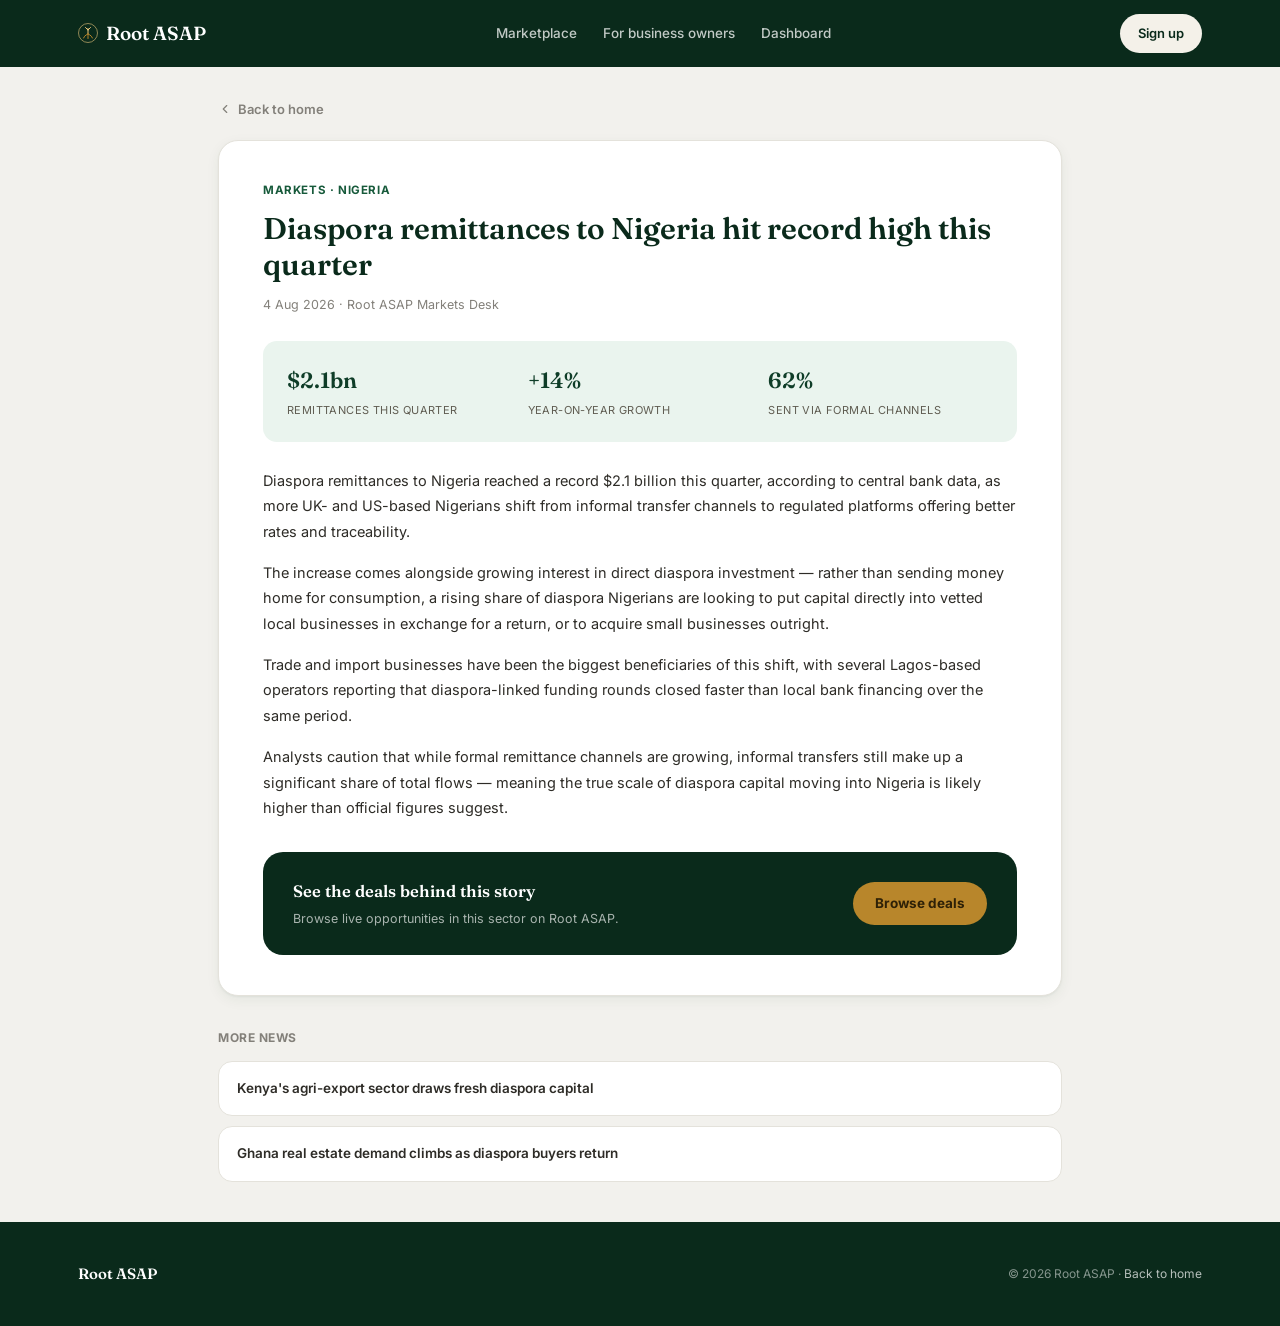
<file: news.html>
<!DOCTYPE html>
<html lang="en">
<head>
<meta charset="UTF-8" />
<meta name="viewport" content="width=device-width, initial-scale=1.0" />
<title>News — Root ASAP</title>
<link rel="preconnect" href="https://fonts.googleapis.com">
<link rel="preconnect" href="https://fonts.gstatic.com" crossorigin>
<link href="https://fonts.googleapis.com/css2?family=Fraunces:opsz,wght@9..144,500;9..144,600;9..144,700&family=Inter:wght@400;500;600;700&display=swap" rel="stylesheet">
<link rel="stylesheet" href="notifications.css">
<style>
  :root{
    --green-50:#EAF4EE; --green-100:#CBE6D6; --green-200:#A0D2B8; --green-300:#6FB894;
    --green-400:#429973; --green-500:#1F6F4A; --green-600:#175A3B; --green-700:#12472F;
    --green-800:#0F3D28; --green-900:#0A2A1B;
    --gold-50:#FBF3E3; --gold-100:#F3DFB0; --gold-200:#E9C67D; --gold-300:#DCAA52;
    --gold-400:#C8963A; --gold-500:#B8862B; --gold-600:#96701F; --gold-700:#6B4E12;
    --gray-0:#FFFFFF; --gray-50:#FAFAF8; --gray-100:#F2F1ED; --gray-200:#E4E2DB;
    --gray-300:#CFCDC3; --gray-400:#A9A69A; --gray-500:#83807A; --gray-600:#605D52;
    --gray-700:#45433B; --gray-800:#2E2C27; --gray-900:#1A1917;
    --success:#1F6F4A; --success-bg:#EAF4EE; --success-text:#12472F;
    --font-display:'Fraunces', Georgia, serif;
    --font-body:'Inter', -apple-system, BlinkMacSystemFont, sans-serif;
    --radius-sm:8px; --radius-md:14px; --radius-lg:20px; --radius-pill:999px;
    --shadow-card:0 1px 2px rgba(15,61,40,0.05), 0 4px 14px rgba(15,61,40,0.06);
  }
  *{box-sizing:border-box; margin:0; padding:0;}
  body{background:var(--gray-100); color:var(--gray-900); font-family:var(--font-body); font-size:14px; line-height:1.6;}
  a{color:inherit; text-decoration:none;}
  .container{max-width:900px; margin:0 auto; padding:0 28px;}

  nav.mainnav{background:var(--green-900); padding:14px 0;}
  .nav-inner{max-width:1180px; margin:0 auto; padding:0 28px; display:flex; align-items:center; justify-content:space-between; gap:24px;}
  .logo{font-family:var(--font-display); font-weight:600; font-size:19px; color:#fff; display:flex; align-items:center; gap:8px; flex-shrink:0;}
  .logo svg{width:20px; height:20px;}
  .nav-links{display:flex; gap:26px; font-size:13.5px; font-weight:500; color:rgba(255,255,255,0.75);}
  .nav-links a:hover{color:#fff;}
  .nav-icons{display:flex; align-items:center; gap:20px; flex-shrink:0;}
  .signup-btn{background:#F4F1E9; color:var(--green-900); font-weight:600; font-size:13px; padding:9px 18px; border-radius:var(--radius-pill); white-space:nowrap;}
  .user-chip-wrap{display:none; align-items:center; gap:12px;}
  .user-chip{display:flex; align-items:center; gap:8px; color:#fff; font-size:13px; font-weight:600;}
  .user-avatar{width:28px; height:28px; border-radius:50%; background:var(--gold-400); color:#2E2107; display:flex; align-items:center; justify-content:center; font-size:11px; font-weight:700; flex-shrink:0;}
  .logout-link{font-size:12px; color:rgba(255,255,255,0.6); font-weight:600;}
  .logout-link:hover{color:#fff;}

  .back-link{display:inline-flex; align-items:center; gap:6px; font-size:13px; color:var(--gray-500); font-weight:600; margin:32px 0 20px;}
  .back-link:hover{color:var(--green-700);}
  .back-link svg{width:14px; height:14px;}

  .article-card{background:#fff; border:1px solid var(--gray-200); border-radius:var(--radius-lg); padding:40px 44px; box-shadow:var(--shadow-card); margin-bottom:32px;}
  .article-eyebrow{font-size:11.5px; font-weight:700; text-transform:uppercase; letter-spacing:0.6px; color:var(--green-600); margin-bottom:12px;}
  .article-card h1{font-family:var(--font-display); font-size:30px; font-weight:600; color:var(--green-900); line-height:1.2;}
  .article-byline{font-size:12.5px; color:var(--gray-500); margin-top:12px;}

  .stat-strip{display:grid; grid-template-columns:repeat(3,1fr); gap:16px; background:var(--green-50); border-radius:var(--radius-md); padding:22px 24px; margin:26px 0;}
  .stat-strip div{display:flex; flex-direction:column;}
  .stat-strip b{font-family:var(--font-display); font-size:22px; color:var(--green-800); font-weight:600;}
  .stat-strip span{font-size:11px; color:var(--gray-600); text-transform:uppercase; letter-spacing:0.4px; margin-top:4px;}

  .article-body p{font-size:14.5px; color:var(--gray-800); line-height:1.75; margin-bottom:16px;}

  .article-cta{display:flex; align-items:center; justify-content:space-between; gap:20px; background:var(--green-900); border-radius:var(--radius-lg); padding:26px 30px; margin-top:32px; flex-wrap:wrap;}
  .article-cta h4{font-family:var(--font-display); color:#fff; font-size:16.5px; font-weight:600;}
  .article-cta p{color:rgba(255,255,255,0.65); font-size:12.5px; margin-top:4px;}
  .btn-cta{background:var(--gold-500); color:#2E2107; font-weight:700; font-size:13.5px; padding:11px 22px; border-radius:999px; white-space:nowrap;}

  .related-head{font-size:12px; font-weight:700; text-transform:uppercase; letter-spacing:0.5px; color:var(--gray-500); margin-bottom:14px;}
  .related-item{display:block; background:#fff; border:1px solid var(--gray-200); border-radius:var(--radius-md); padding:16px 18px; font-size:13.5px; font-weight:600; color:var(--gray-800); margin-bottom:10px;}
  .related-item:hover{color:var(--green-700); border-color:var(--green-400);}

  footer{background:var(--green-900); padding:40px 0; margin-top:40px;}
  .footer-inner{max-width:1180px; margin:0 auto; padding:0 28px; display:flex; justify-content:space-between; align-items:center; color:rgba(255,255,255,0.5); font-size:12px;}
  .flogo{font-family:var(--font-display); color:#fff; font-weight:600; font-size:15px;}

  @media (max-width:700px){
    .article-card{padding:26px 22px;}
    .stat-strip{grid-template-columns:1fr;}
    .nav-links{display:none;}
    .nav-inner{gap:10px;}
  }
  @media (max-width:480px){
    .signup-btn{padding:8px 14px; font-size:12px;}
    #userChipName{display:none;}
  }
</style>
</head>
<body>

<nav class="mainnav">
  <div class="nav-inner">
    <a class="logo" href="index.html">
      <svg viewBox="0 0 40 40" fill="none" xmlns="http://www.w3.org/2000/svg">
        <circle cx="20" cy="20" r="19" stroke="#E9C67D" stroke-width="1.2"/>
        <path d="M20 11 L20 22" stroke="#E9C67D" stroke-width="2" stroke-linecap="round"/>
        <path d="M20 14 L15 9" stroke="#E9C67D" stroke-width="2" stroke-linecap="round"/>
        <path d="M20 14 L25 9" stroke="#E9C67D" stroke-width="2" stroke-linecap="round"/>
        <path d="M20 22 C 20 22, 13 24, 11 30" stroke="#B8862B" stroke-width="2" stroke-linecap="round" fill="none"/>
        <path d="M20 22 C 20 22, 20 26, 20 31" stroke="#B8862B" stroke-width="2" stroke-linecap="round" fill="none"/>
        <path d="M20 22 C 20 22, 27 24, 29 30" stroke="#B8862B" stroke-width="2" stroke-linecap="round" fill="none"/>
      </svg>
      Root ASAP
    </a>
    <div class="nav-links">
      <a href="index.html#browse">Marketplace</a>
      <a href="index.html#business">For business owners</a>
      <a href="dashboard.html">Dashboard</a>
    </div>
    <div class="nav-icons">
      <button class="nav-hamburger" id="navHamburger" aria-label="Menu" type="button"><svg viewBox="0 0 24 24" fill="none" stroke="currentColor" stroke-width="2"><path d="M3 6h18M3 12h18M3 18h18" stroke-linecap="round"/></svg></button>
      <div class="notif-bell-wrap" id="notifBellWrap"></div>
      <a class="signup-btn" href="auth.html" id="signupBtn">Sign up</a>
      <div class="user-chip-wrap" id="userChipWrap">
        <a class="user-chip" id="userChipLink" href="dashboard.html"><span class="user-avatar" id="userAvatarInitials">--</span><span id="userChipName">Name</span></a>
        <a class="logout-link" id="logoutLink" href="#">Log out</a>
      </div>
    </div>
  </div>
</nav>

<div class="container">
  <a class="back-link" href="index.html"><svg viewBox="0 0 24 24" fill="none" stroke="currentColor" stroke-width="2"><path d="M15 18l-6-6 6-6" stroke-linecap="round" stroke-linejoin="round"/></svg>Back to home</a>

  <div class="article-card" id="articleCard">
    <!-- populated by JS -->
  </div>

  <div class="related-head">More news</div>
  <div id="relatedList"></div>
</div>

<footer>
  <div class="footer-inner">
    <span class="flogo">Root ASAP</span>
    <span>© 2026 Root ASAP · <a href="index.html" style="color:rgba(255,255,255,0.7);">Back to home</a></span>
  </div>
</footer>

<script>
(function(){
  var session = null;
  try { session = JSON.parse(localStorage.getItem('rootasap_session')); } catch(e){}
  if(session && session.name){
    var signupBtn = document.getElementById('signupBtn');
    var chipWrap = document.getElementById('userChipWrap');
    var chipLink = document.getElementById('userChipLink');
    var avatarEl = document.getElementById('userAvatarInitials');
    var nameEl = document.getElementById('userChipName');
    var logoutLink = document.getElementById('logoutLink');
    var dashboardUrl = session.role === 'business' ? 'business-dashboard.html' : (session.role === 'broker' ? 'broker-dashboard.html' : 'dashboard.html');
    var displayName = (session.role === 'business' && session.businessName) || (session.role === 'broker' && session.agencyName) || session.name;
    if(signupBtn) signupBtn.style.display = 'none';
    if(chipWrap) chipWrap.style.display = 'flex';
    var initials = displayName.split(' ').map(function(p){ return p[0]; }).join('').slice(0,2).toUpperCase();
    if(avatarEl) avatarEl.textContent = initials;
    if(nameEl) nameEl.textContent = displayName.split(' ')[0];
    if(chipLink) chipLink.setAttribute('href', dashboardUrl);
    if(logoutLink) logoutLink.addEventListener('click', function(e){
      e.preventDefault();
      localStorage.removeItem('rootasap_session');
      window.location.href = 'index.html';
    });
  }
})();

(function(){
  var articles = {
    'remittances-nigeria': {
      eyebrow: 'Markets · Nigeria',
      title: 'Diaspora remittances to Nigeria hit record high this quarter',
      byline: '4 Aug 2026 · Root ASAP Markets Desk',
      stats: [ ['$2.1bn', 'Remittances this quarter'], ['+14%', 'Year-on-year growth'], ['62%', 'Sent via formal channels'] ],
      body: [
        "Diaspora remittances to Nigeria reached a record $2.1 billion this quarter, according to central bank data, as more UK- and US-based Nigerians shift from informal transfer channels to regulated platforms offering better rates and traceability.",
        "The increase comes alongside growing interest in direct diaspora investment — rather than sending money home for consumption, a rising share of diaspora Nigerians are looking to put capital directly into vetted local businesses in exchange for a return, or to acquire small businesses outright.",
        "Trade and import businesses have been the biggest beneficiaries of this shift, with several Lagos-based operators reporting that diaspora-linked funding rounds closed faster than local bank financing over the same period.",
        "Analysts caution that while formal remittance channels are growing, informal transfers still make up a significant share of total flows — meaning the true scale of diaspora capital moving into Nigeria is likely higher than official figures suggest."
      ]
    },
    'kenya-agri-export': {
      eyebrow: 'Sectors · Kenya',
      title: "Kenya's agri-export sector draws fresh diaspora capital",
      byline: '29 Jul 2026 · Root ASAP Markets Desk',
      stats: [ ['£38M', 'Diaspora capital into agri-export, 2026'], ['9', 'New agri deals listed this quarter'], ['11%', 'Average indicative return'] ],
      body: [
        "Kenya's agricultural export sector is attracting a fresh wave of diaspora investment, with coffee, tea and horticulture producers increasingly turning to diaspora-linked platforms to fund working capital ahead of harvest season.",
        "Unlike traditional bank lending, which can take months to arrange and often requires collateral many smallholder-linked exporters don't have, diaspora investment platforms are matching Kenyan agri businesses with UK- and North America-based investors in a matter of weeks.",
        "The Rift Valley region has seen particularly strong activity, with several agri-export businesses using diaspora capital to bridge the gap between planting costs and export receivables.",
        "Industry groups have welcomed the trend, noting that diaspora capital tends to be patient and relationship-driven, with investors often reinvesting in the same business across multiple harvest cycles once trust is established."
      ]
    },
    'ghana-real-estate': {
      eyebrow: 'Sectors · Ghana',
      title: 'Ghana real estate demand climbs as diaspora buyers return',
      byline: '21 Jul 2026 · Root ASAP Markets Desk',
      stats: [ ['+22%', 'Diaspora-linked real estate deals, YoY'], ['£310K', 'Average deal size'], ['5 yrs', 'Typical investment term'] ],
      body: [
        "Demand for Ghanaian real estate from diaspora buyers has climbed sharply this year, reversing a slowdown seen in 2024 and 2025, as returning confidence in the cedi and stronger rental yields draw UK- and US-based Ghanaians back into the market.",
        "Developers in Accra report that diaspora-linked deals — whether structured as direct investment into a development or outright purchase of completed units — now account for a meaningful share of new project financing.",
        "The shift is also visible on Root ASAP's own marketplace, where real estate listings have drawn some of the highest match scores among diaspora investors with medium-term horizons.",
        "Brokers note that structured, AI-matched introductions are helping close deals faster than the informal, family-network approach that has traditionally dominated diaspora real estate investment in Ghana."
      ]
    }
  };

  var params = new URLSearchParams(window.location.search);
  var slug = params.get('article');
  var all = Object.keys(articles);
  var liveHeadline = params.get('headline');
  var liveSrc = params.get('src');

  if(slug && !articles[slug] && liveHeadline && liveSrc){
    // live headline from the Mediastack-powered ticker — not one of our written articles, so link out to the real source
    document.title = liveHeadline + ' — Root ASAP';
    document.getElementById('articleCard').innerHTML =
      '<div class="article-eyebrow">Live from Africa</div>' +
      '<h1>' + liveHeadline.replace(/</g, '&lt;') + '</h1>' +
      '<div class="article-byline">Sourced via Mediastack</div>' +
      '<div class="article-body"><p>This headline is pulled live from our African news feed. Read the full story at the original source.</p></div>' +
      '<div class="article-cta">' +
        '<div><h4>Read the full article</h4><p>Opens the original source in a new tab.</p></div>' +
        '<a class="btn-cta" href="' + liveSrc.replace(/"/g, '&quot;') + '" target="_blank" rel="noopener noreferrer">Read on source site</a>' +
      '</div>';
    var relatedHtml = all.map(function(s){
      return '<a class="related-item" href="news.html?article=' + s + '">' + articles[s].title + '</a>';
    }).join('');
    document.getElementById('relatedList').innerHTML = relatedHtml;
    return;
  }

  if(!slug || !articles[slug]) slug = all[0];
  var a = articles[slug];

  var statsHtml = a.stats.map(function(s){ return '<div><b>' + s[0] + '</b><span>' + s[1] + '</span></div>'; }).join('');
  var bodyHtml = a.body.map(function(p){ return '<p>' + p + '</p>'; }).join('');

  document.title = a.title + ' — Root ASAP';
  document.getElementById('articleCard').innerHTML =
    '<div class="article-eyebrow">' + a.eyebrow + '</div>' +
    '<h1>' + a.title + '</h1>' +
    '<div class="article-byline">' + a.byline + '</div>' +
    '<div class="stat-strip">' + statsHtml + '</div>' +
    '<div class="article-body">' + bodyHtml + '</div>' +
    '<div class="article-cta">' +
      '<div><h4>See the deals behind this story</h4><p>Browse live opportunities in this sector on Root ASAP.</p></div>' +
      '<a class="btn-cta" href="index.html#browse">Browse deals</a>' +
    '</div>';

  var relatedHtml = all.filter(function(s){ return s !== slug; }).map(function(s){
    return '<a class="related-item" href="news.html?article=' + s + '">' + articles[s].title + '</a>';
  }).join('');
  document.getElementById('relatedList').innerHTML = relatedHtml;
})();

</script>
<script src="notifications.js"></script>

</body>
</html>
</file>
<file: notifications.css>
/* Root ASAP — shared notification bell component */
.notif-bell-wrap{position:relative; display:none;}
.notif-bell-btn{background:none; border:none; cursor:pointer; display:flex; flex-direction:column; align-items:center; gap:2px; color:rgba(255,255,255,0.85); font-size:11px; font-weight:600; font-family:var(--font-body, inherit); padding:0;}
.notif-bell-btn:hover{color:#fff;}
.notif-bell-btn svg{width:19px; height:19px;}
.notif-badge{position:absolute; top:-5px; right:-6px; background:var(--danger,#B03A2E); color:#fff; font-size:10px; font-weight:700; min-width:16px; height:16px; border-radius:999px; display:none; align-items:center; justify-content:center; padding:0 4px; line-height:1; border:1.5px solid var(--green-900,#0A2A1B);}
.notif-badge.show{display:flex;}

.notif-panel{position:absolute; top:calc(100% + 16px); right:-10px; width:360px; max-width:88vw; background:#fff; border-radius:16px; box-shadow:0 12px 34px rgba(10,42,27,0.22); border:1px solid var(--gray-200,#E4E2DB); z-index:300; display:none; overflow:hidden;}
.notif-panel.open{display:block;}
.notif-panel-head{display:flex; justify-content:space-between; align-items:center; padding:16px 18px; border-bottom:1px solid var(--gray-200,#E4E2DB);}
.notif-panel-head h4{font-family:var(--font-display,serif); font-size:15px; font-weight:600; color:var(--green-900,#0A2A1B);}
.notif-mark-all{font-size:11.5px; font-weight:600; color:var(--green-600,#175A3B); cursor:pointer; background:none; border:none; font-family:var(--font-body,inherit);}
.notif-mark-all:hover{color:var(--green-700,#12472F);}
.notif-list{max-height:380px; overflow-y:auto;}
.notif-item{display:flex; gap:12px; padding:14px 18px; border-bottom:1px solid var(--gray-100,#F2F1ED); text-align:left;}
.notif-item:last-child{border-bottom:none;}
.notif-item.unread{background:var(--green-50,#EAF4EE);}
.notif-icon{width:32px; height:32px; border-radius:50%; display:flex; align-items:center; justify-content:center; flex-shrink:0; background:var(--gold-100,#F3DFB0); color:var(--gold-700,#6B4E12);}
.notif-icon svg{width:15px; height:15px;}
.notif-icon.icon-intro{background:var(--info-bg,#E7F0FA); color:var(--info-text,#1D4E85);}
.notif-icon.icon-message{background:var(--green-50,#EAF4EE); color:var(--green-700,#12472F);}
.notif-icon.icon-match{background:var(--gold-100,#F3DFB0); color:var(--gold-700,#6B4E12);}
.notif-icon.icon-interest{background:var(--warning-bg,#FBF3E3); color:var(--warning-text,#6B4E12);}
.notif-icon.icon-system{background:var(--gray-100,#F2F1ED); color:var(--gray-600,#605D52);}
.notif-body{flex:1; min-width:0;}
.notif-title{font-size:13px; font-weight:700; color:var(--gray-900,#1A1917);}
.notif-msg{font-size:12.5px; color:var(--gray-600,#605D52); margin-top:2px; line-height:1.5;}
.notif-time{font-size:11px; color:var(--gray-500,#83807A); margin-top:6px;}
.notif-dot{width:7px; height:7px; border-radius:50%; background:var(--green-600,#175A3B); flex-shrink:0; margin-top:5px;}
.notif-empty{padding:40px 20px; text-align:center; color:var(--gray-500,#83807A); font-size:13px;}

@media (max-width:480px){
  .notif-panel{position:fixed; top:64px; right:10px; left:10px; width:auto; max-width:none;}
}

/* Root ASAP — shared mobile nav (hamburger) */
nav.mainnav{position:relative;}
.nav-hamburger{display:none; background:none; border:none; cursor:pointer; width:34px; height:34px; align-items:center; justify-content:center; color:#fff; flex-shrink:0; padding:0;}
.nav-hamburger svg{width:22px; height:22px;}

@media (max-width:1000px){
  .nav-hamburger{display:flex;}
  .nav-links{
    display:none !important;
    position:absolute; top:100%; left:0; right:0;
    background:var(--green-900,#0A2A1B);
    flex-direction:column; gap:0; padding:8px 0;
    box-shadow:0 14px 28px rgba(0,0,0,0.22);
    z-index:250;
  }
  .nav-links.open{display:flex !important;}
  .nav-links a{padding:13px 28px; width:100%; font-size:14px;}
  .nav-links a:hover{background:rgba(255,255,255,0.07);}
}
@media (max-width:560px){
  .search-bar{display:none;}
  .nav-icons{margin-left:auto;}
}

/* Root ASAP — shared modal + edit-profile form */
.modal-overlay{display:none; position:fixed; inset:0; background:rgba(10,42,27,0.55); z-index:400; align-items:center; justify-content:center; padding:24px;}
.modal-overlay.open{display:flex;}
.modal-card{background:#fff; border-radius:var(--radius-lg,20px); padding:32px; width:100%; max-width:560px; max-height:88vh; overflow-y:auto; position:relative; box-shadow:0 24px 60px rgba(10,42,27,0.3);}
.modal-close{position:absolute; top:18px; right:18px; width:32px; height:32px; border-radius:50%; border:none; background:var(--gray-100,#F2F1ED); color:var(--gray-600,#605D52); display:flex; align-items:center; justify-content:center; cursor:pointer;}
.modal-close:hover{background:var(--gray-200,#E4E2DB);}
.modal-close svg{width:15px; height:15px;}
.modal-card h3{font-family:var(--font-display,serif); font-size:20px; font-weight:600; color:var(--green-900,#0A2A1B); margin-bottom:6px; padding-right:30px;}
.modal-card > p.modal-intro{font-size:13px; color:var(--gray-600,#605D52); margin-bottom:22px; line-height:1.55;}
.modal-form-grid{display:grid; grid-template-columns:1fr 1fr; gap:16px; margin-bottom:6px;}
.modal-field{margin-bottom:16px;}
.modal-field.full{grid-column:1 / -1;}
.modal-field label{display:block; font-size:11.5px; font-weight:700; color:var(--gray-700,#45433B); text-transform:uppercase; letter-spacing:0.4px; margin-bottom:7px;}
.modal-field input[type="text"],
.modal-field select{width:100%; padding:10px 13px; border:1.5px solid var(--gray-300,#CFCDC3); border-radius:var(--radius-sm,8px); font-family:var(--font-body,inherit); font-size:13.5px; color:var(--gray-900,#1A1917); background:#fff;}
.modal-field input[type="text"]:focus, .modal-field select:focus{outline:none; border-color:var(--green-500,#1F6F4A);}
.modal-chip-select{display:flex; flex-wrap:wrap; gap:8px;}
.modal-chip-select .mchip{font-size:12.5px; font-weight:600; padding:8px 14px; border-radius:999px; border:1.5px solid var(--gray-300,#CFCDC3); background:#fff; color:var(--gray-700,#45433B); cursor:pointer;}
.modal-chip-select .mchip.selected{background:var(--green-600,#175A3B); border-color:var(--green-600,#175A3B); color:#fff;}
.modal-actions{display:flex; justify-content:flex-end; gap:10px; margin-top:22px; padding-top:18px; border-top:1px solid var(--gray-100,#F2F1ED);}
.modal-save-msg{display:none; align-items:center; gap:8px; font-size:12.5px; font-weight:600; color:var(--green-700,#12472F); margin-right:auto;}
.modal-save-msg.show{display:flex;}
@media (max-width:560px){
  .modal-form-grid{grid-template-columns:1fr;}
  .modal-card{padding:26px 22px;}
}
</file>
